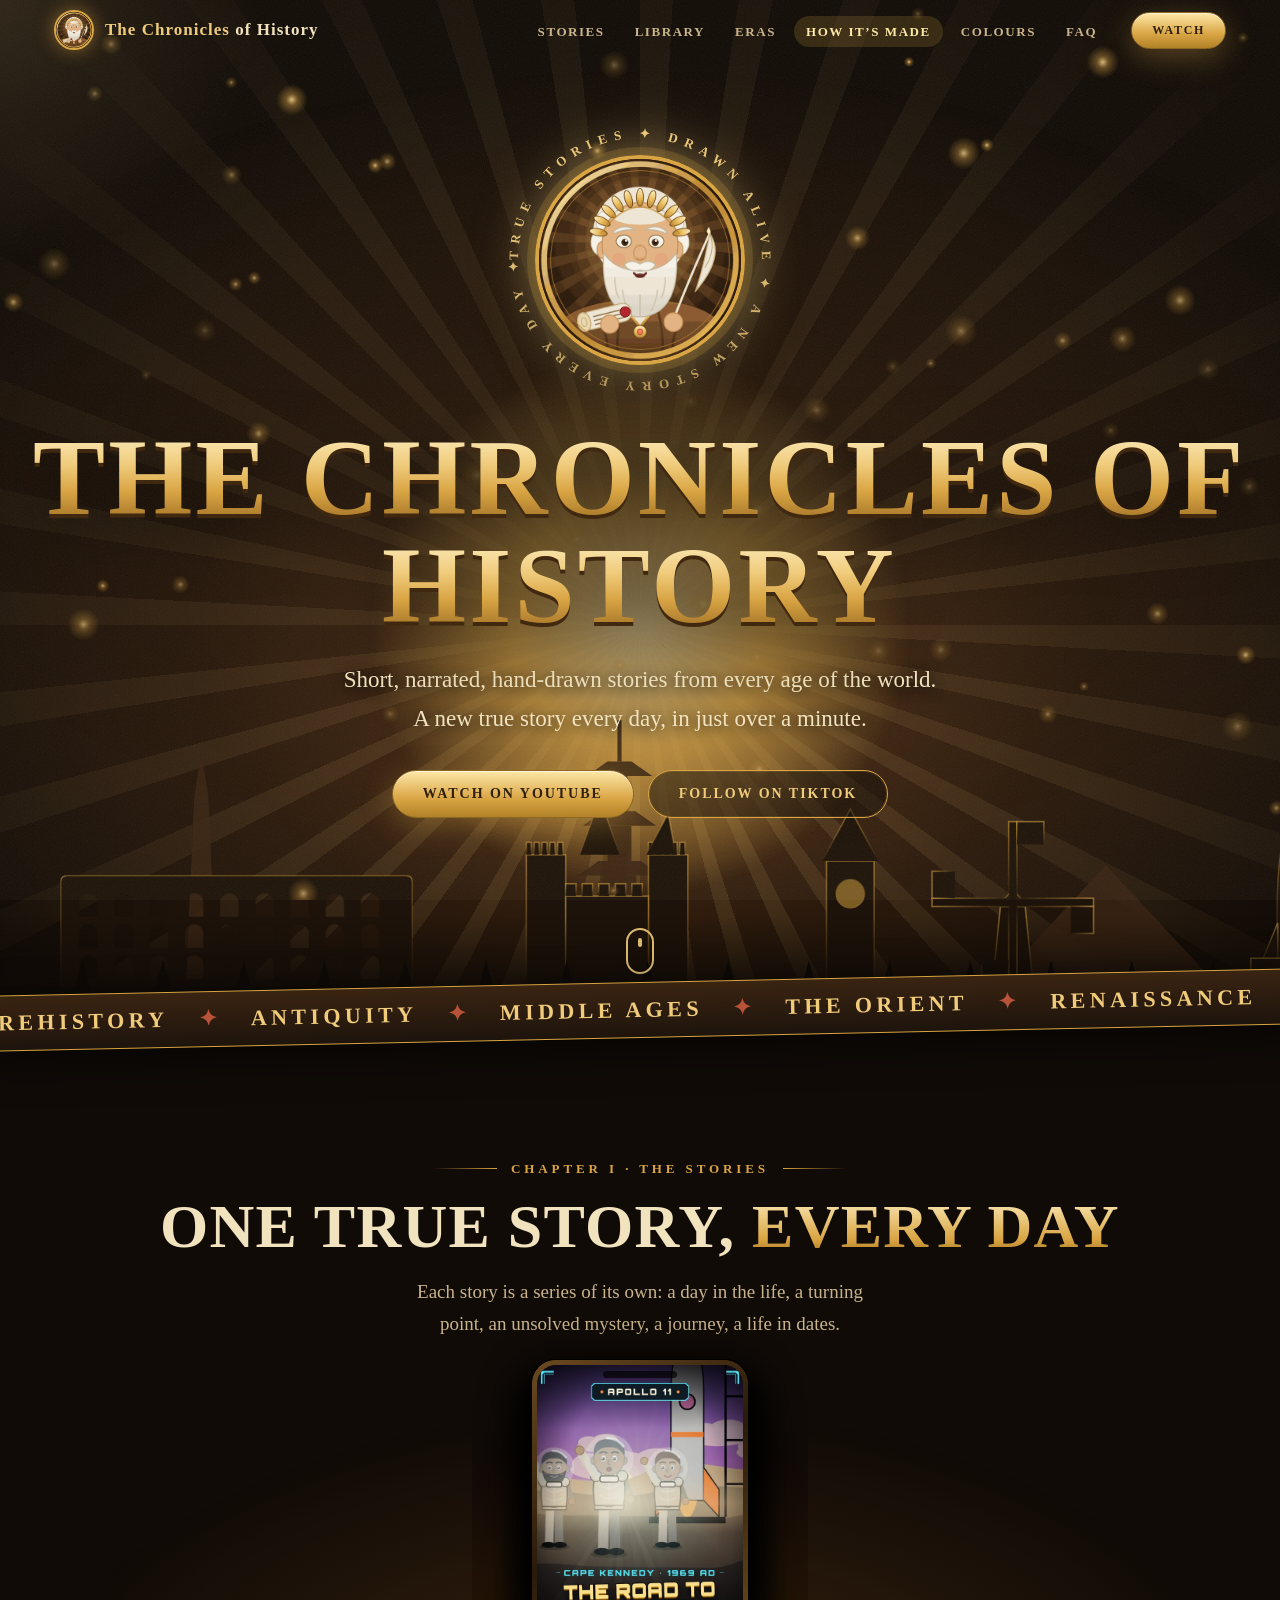
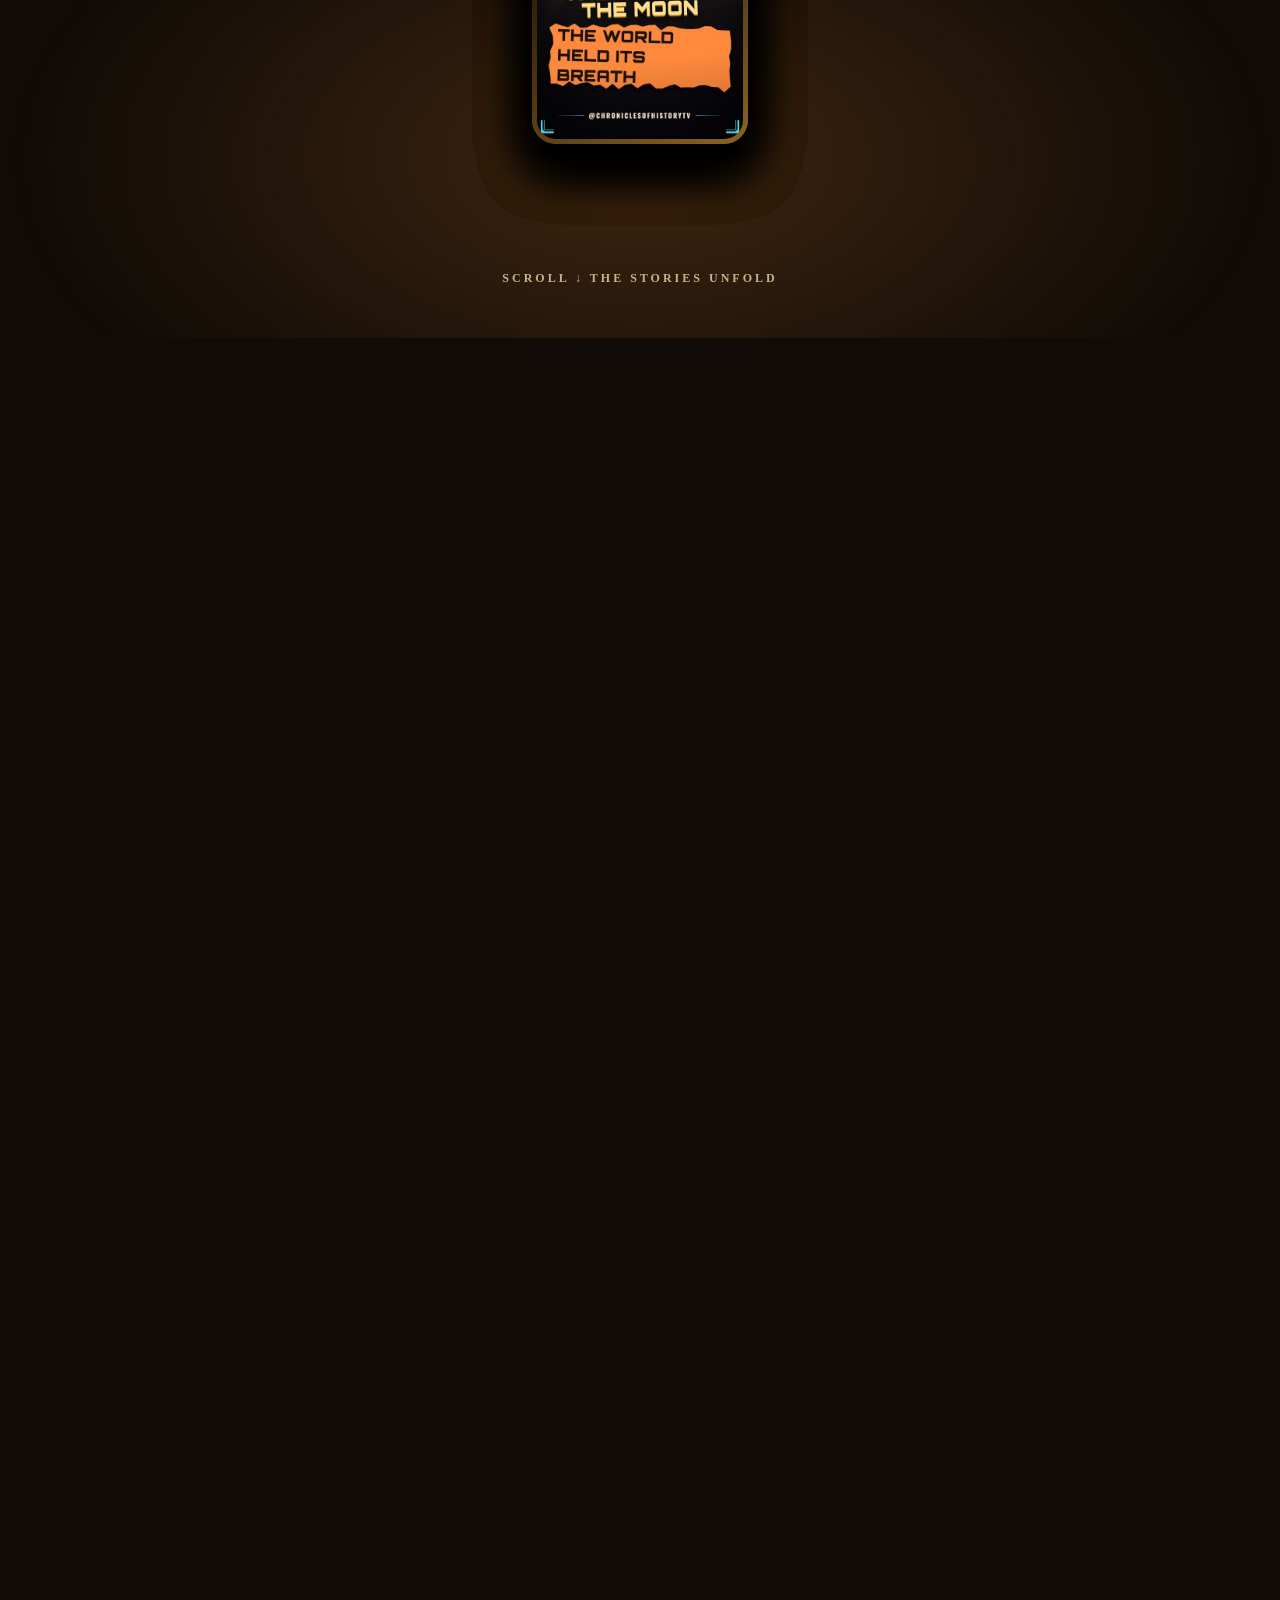
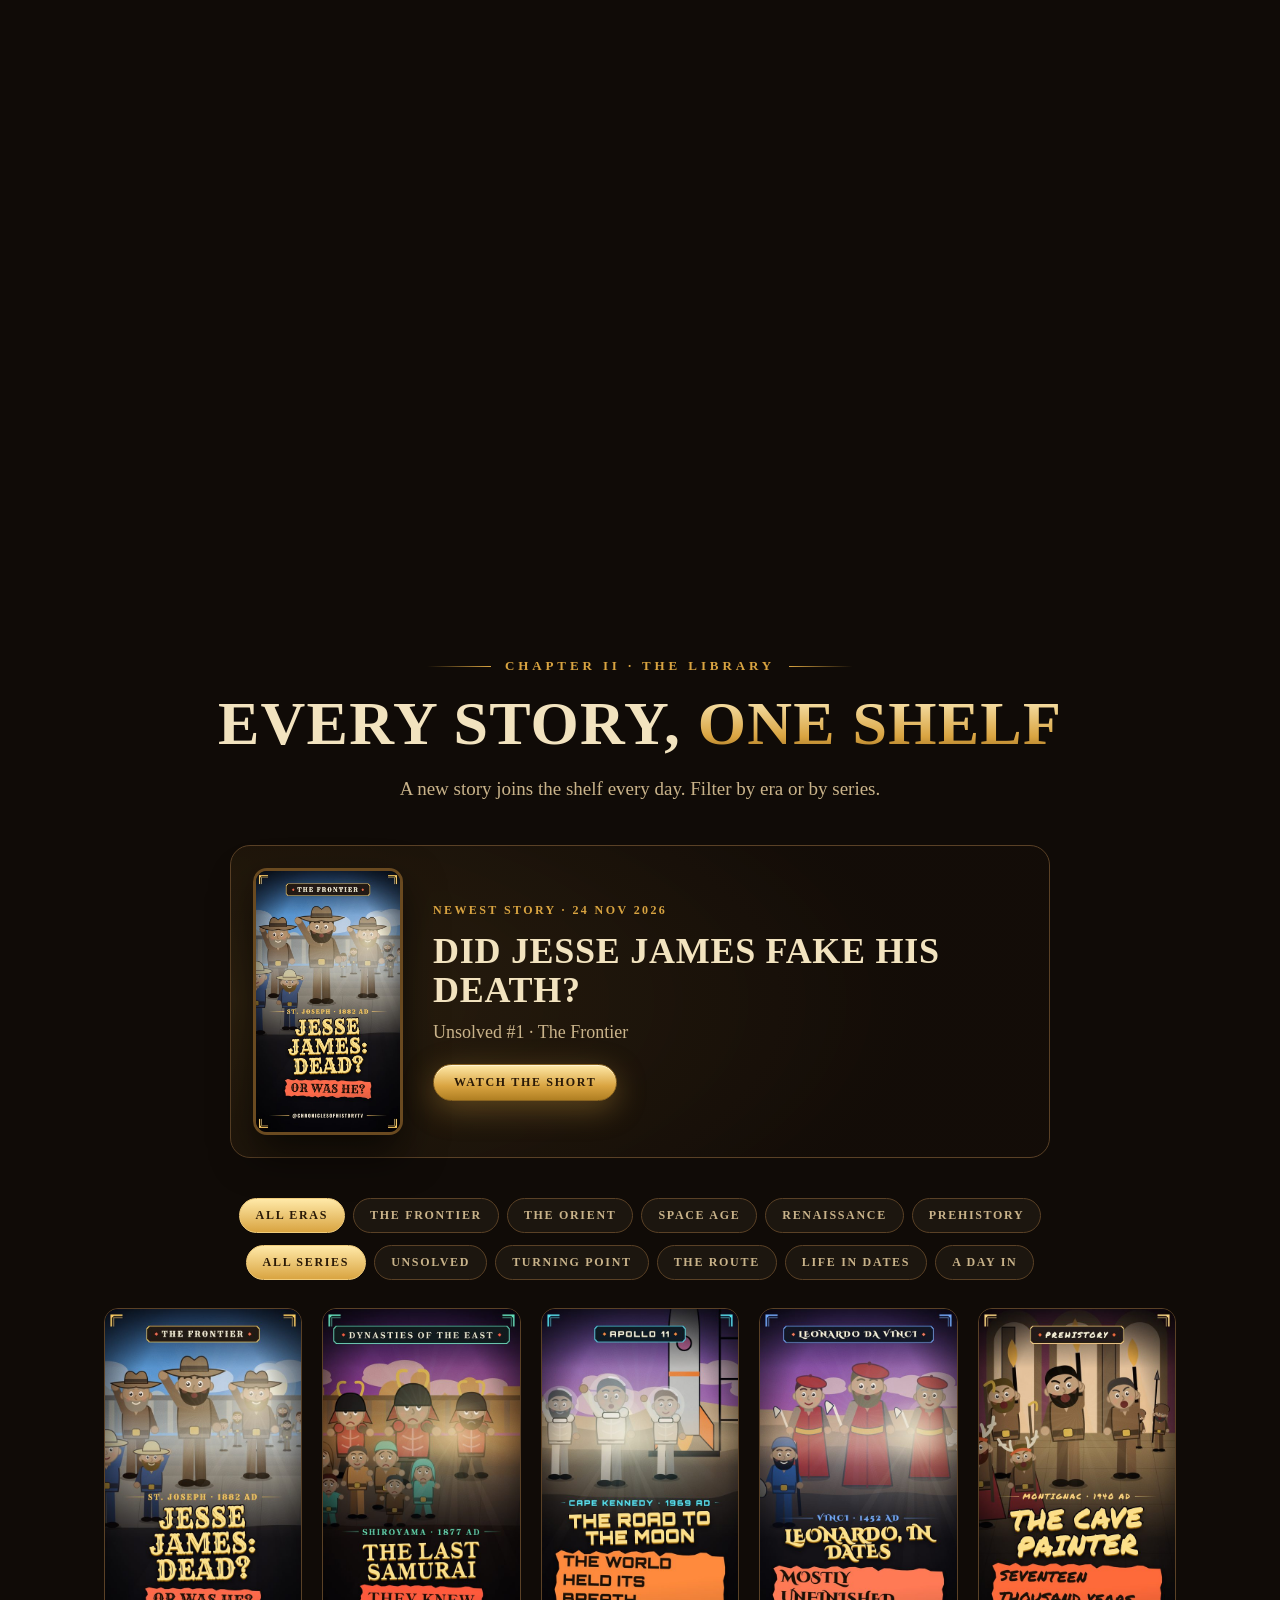
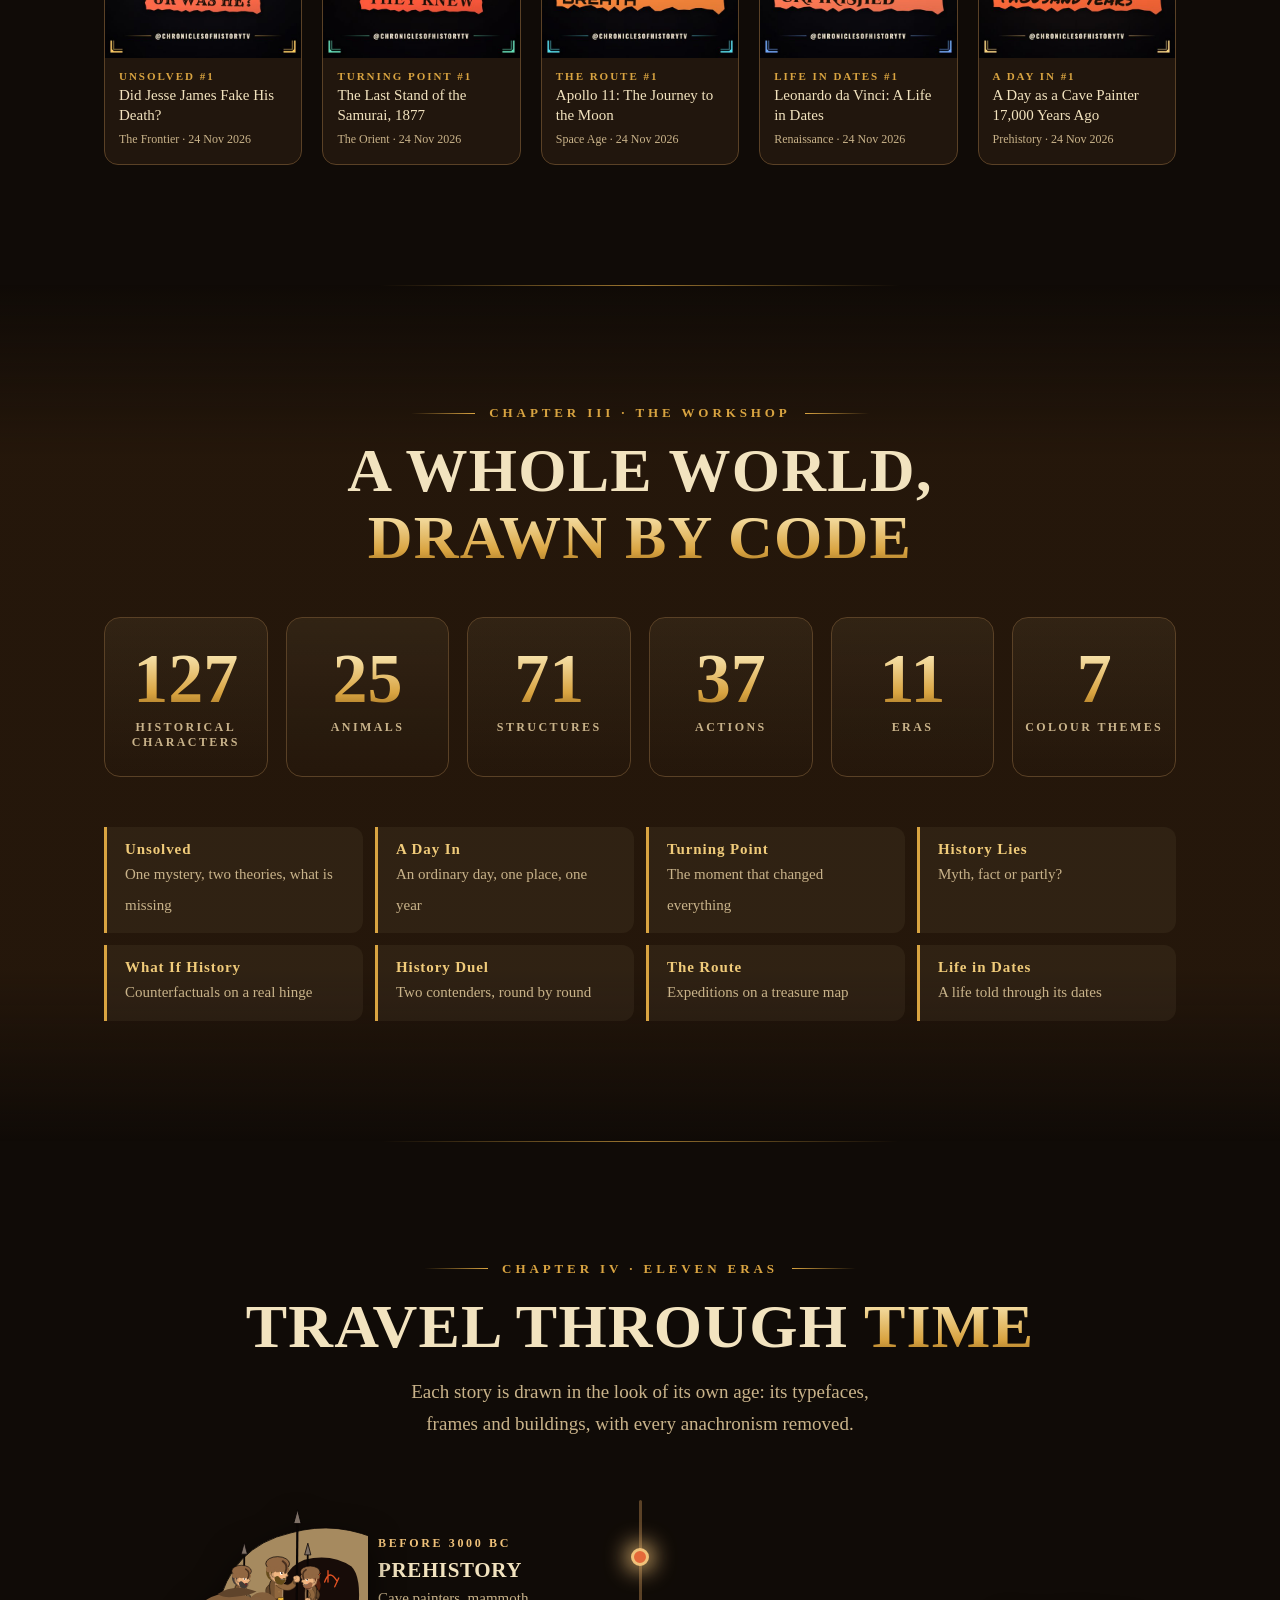
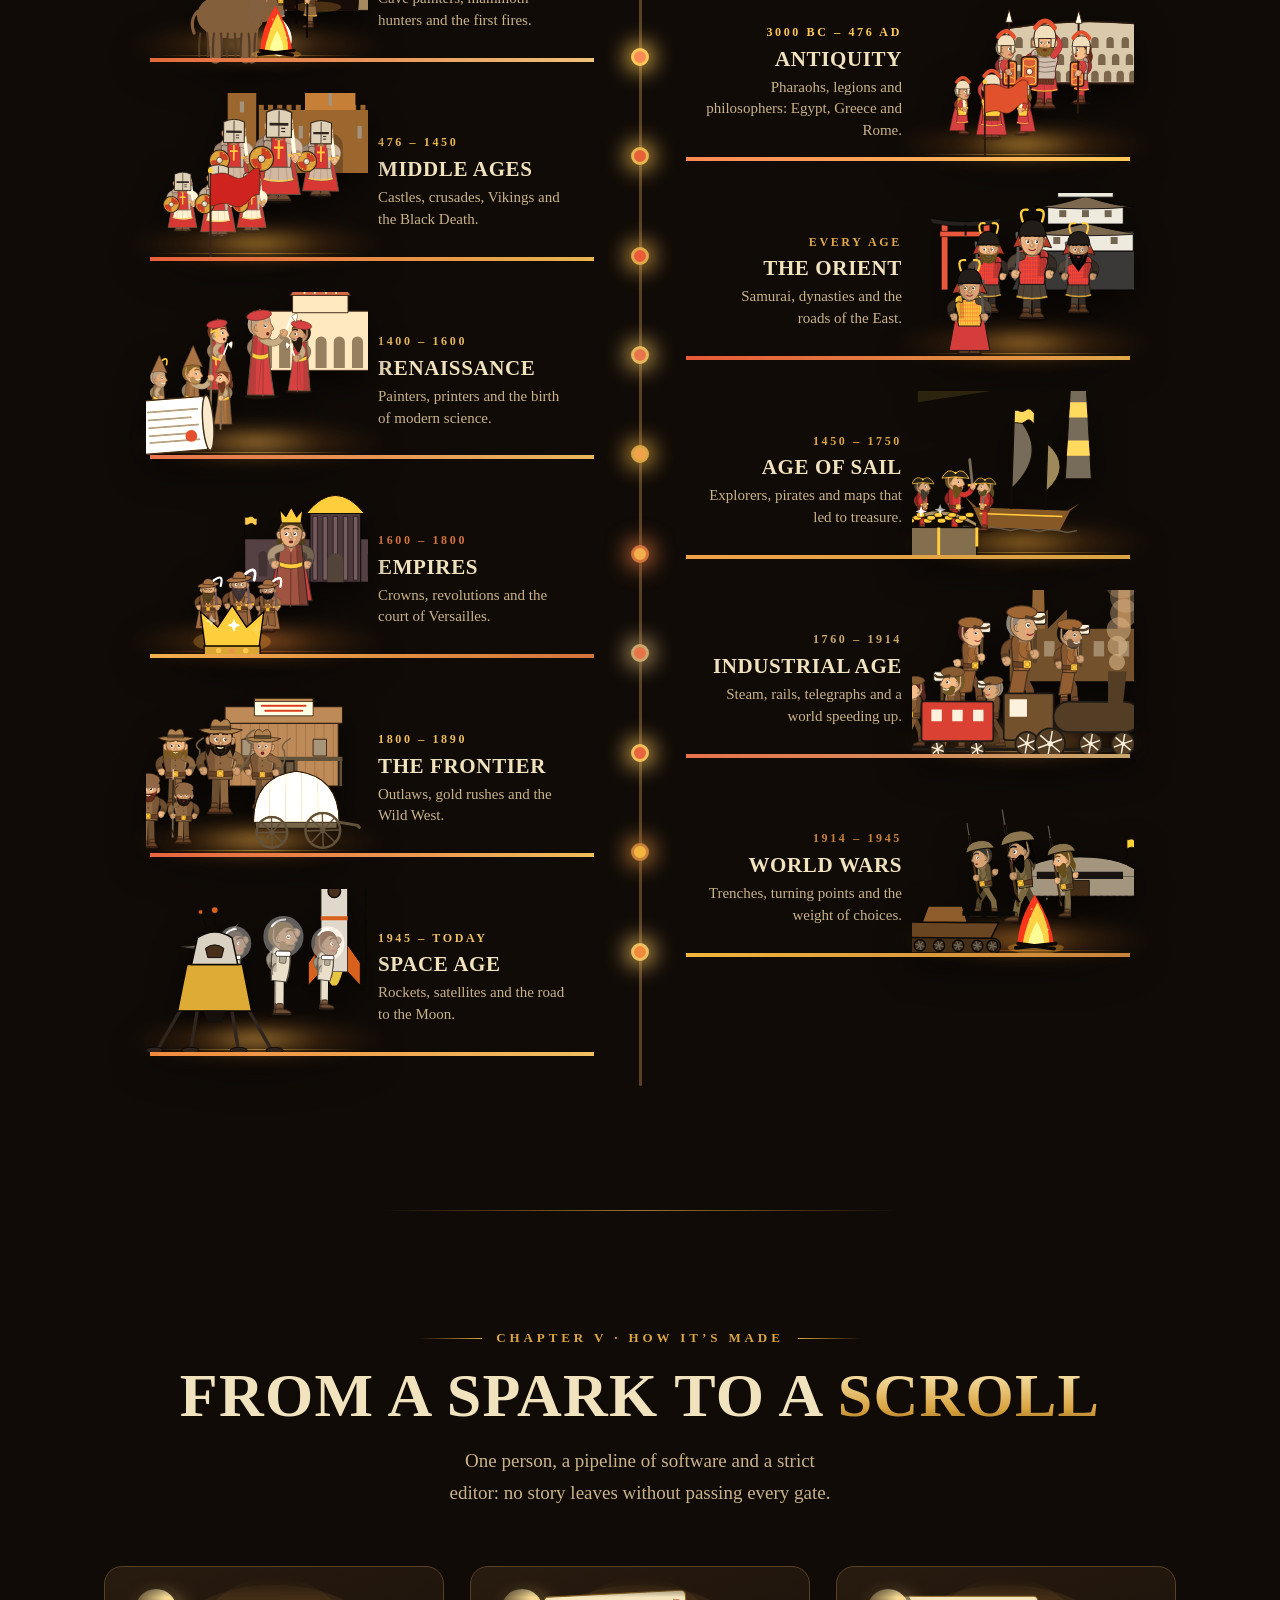
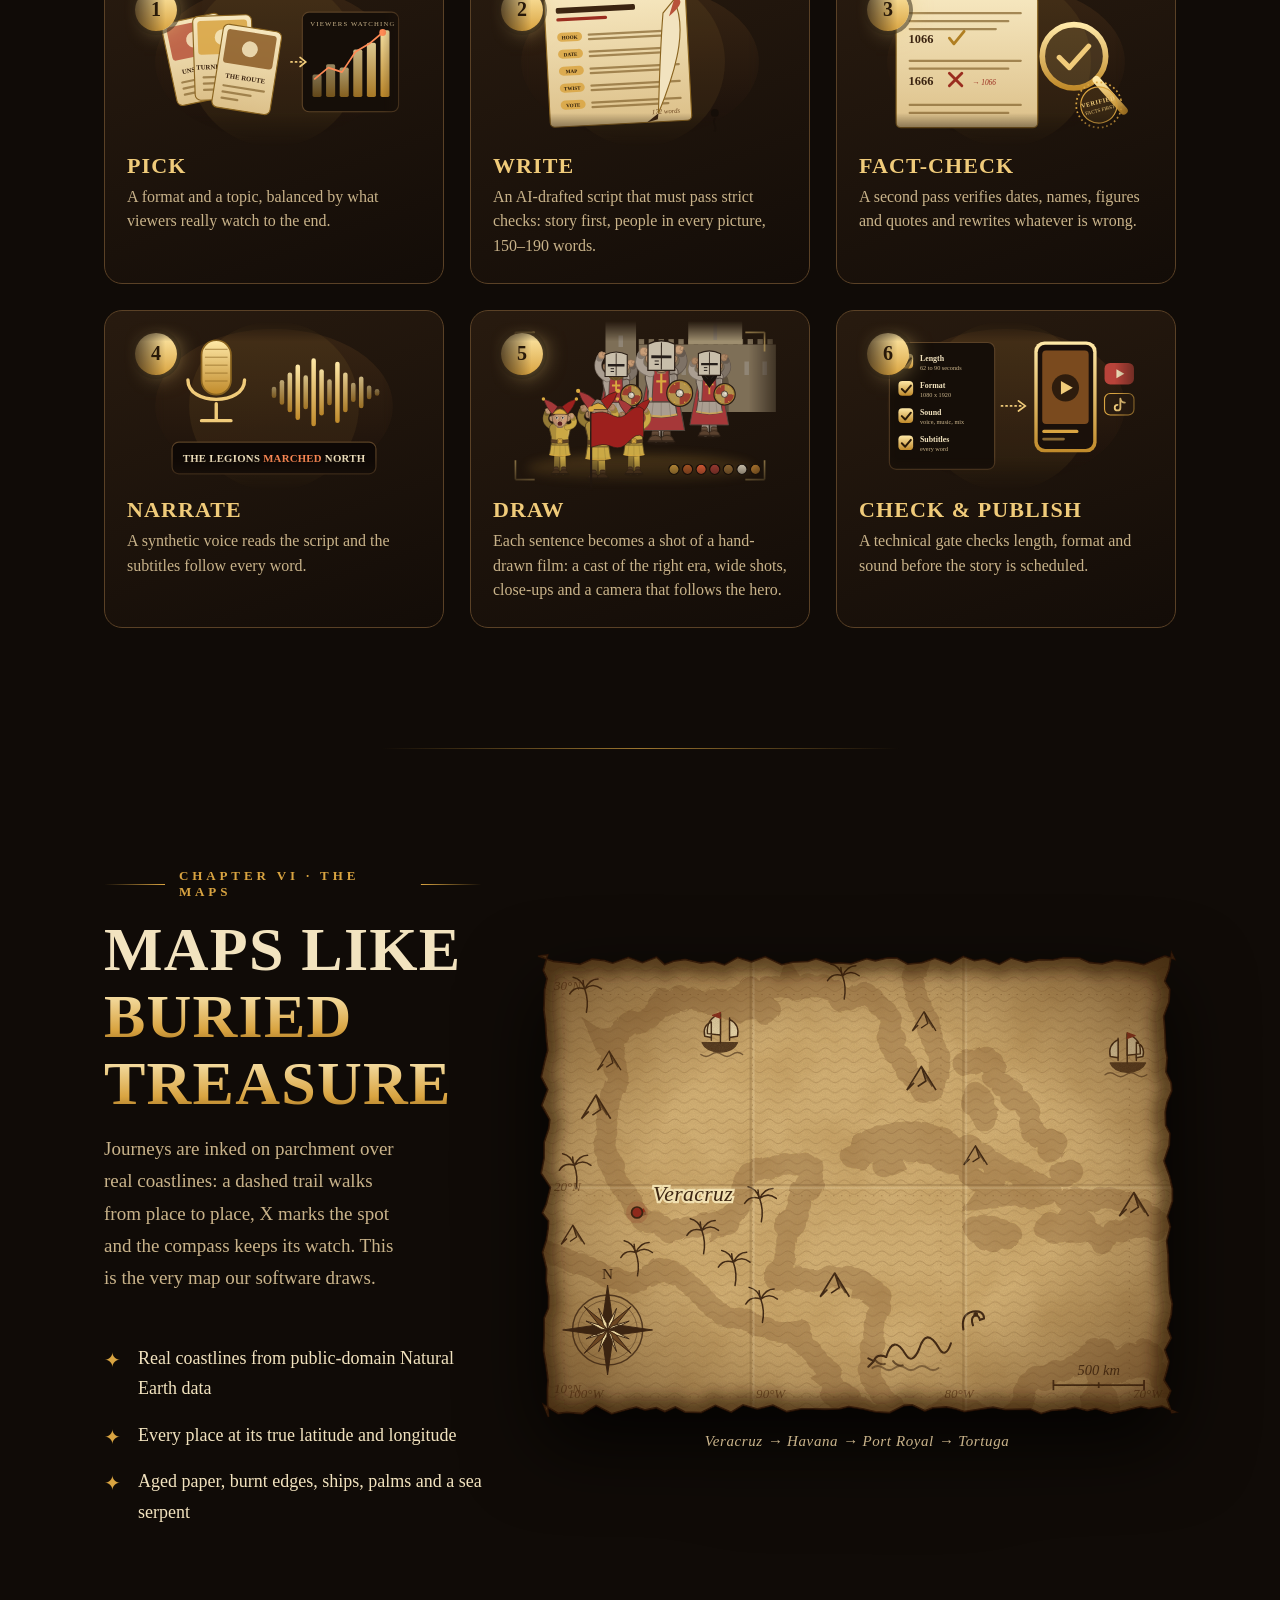
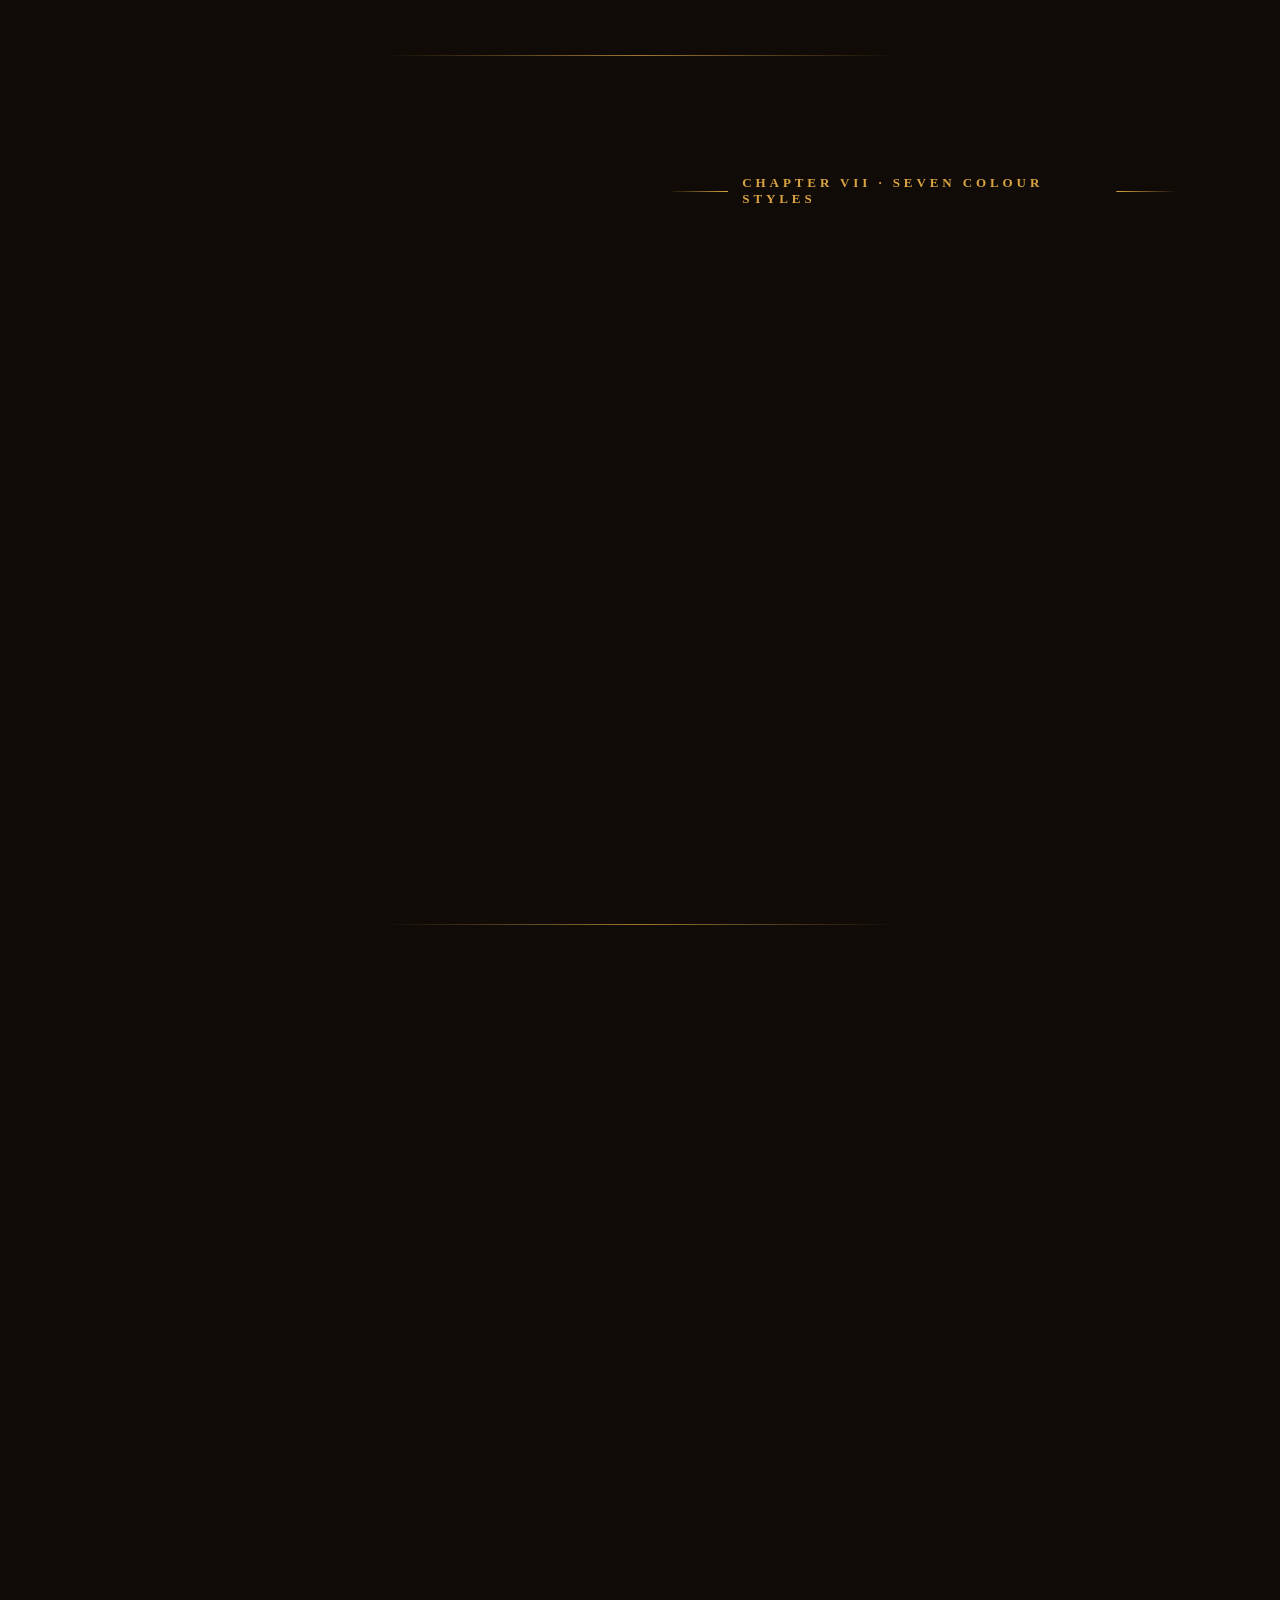
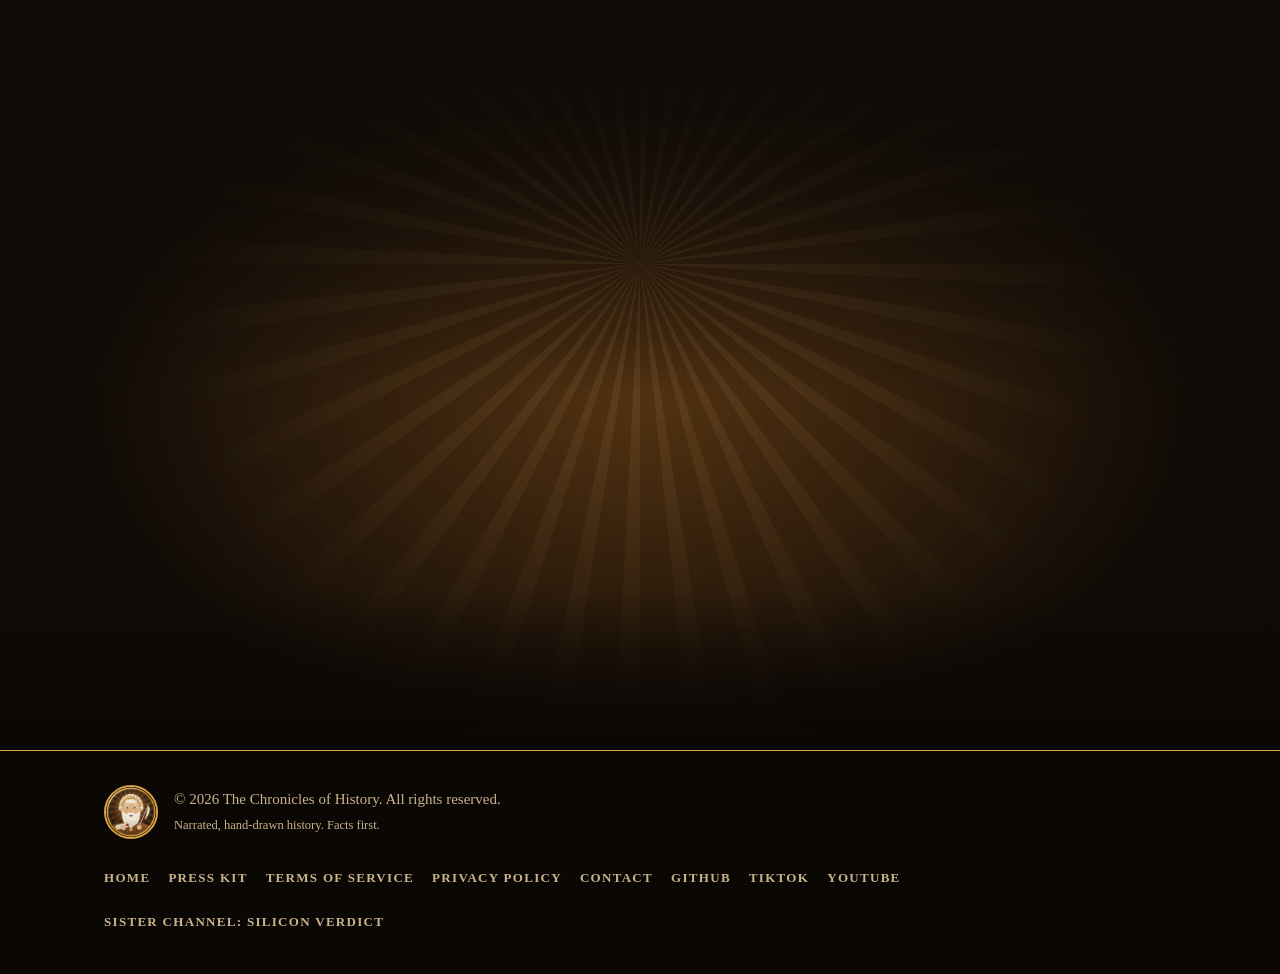
<file: docs/index.html>
<!DOCTYPE html>
<html lang="en">
<head>
<meta charset="UTF-8">
<meta name="viewport" content="width=device-width, initial-scale=1.0">
<title>The Chronicles of History | true stories, drawn alive</title>
<meta name="description" content="Narrated, hand-drawn history shorts of just over a minute on YouTube and TikTok. A new real story every day.">
<meta name="theme-color" content="#100B07">
<link rel="icon" href="favicon-32.png" sizes="32x32" type="image/png">
<link rel="apple-touch-icon" href="apple-touch-icon.png">
<link rel="canonical" href="https://adrlopech.github.io/Chronicles-of-History/">
<link rel="manifest" href="manifest.webmanifest">
<script type="application/ld+json">{"@context":"https://schema.org","@type":"Organization","name":"The Chronicles of History","url":"https://adrlopech.github.io/Chronicles-of-History/","logo":"https://adrlopech.github.io/Chronicles-of-History/logo.png","description":"Narrated, hand-drawn history shorts of just over a minute.","sameAs":["https://www.youtube.com/@chroniclesofhistorytv","https://www.tiktok.com/@chroniclesofhistorytv","https://github.com/adrlopech/Chronicles-of-History"]}</script>
<script type="application/ld+json">{"@context": "https://schema.org", "@type": "ItemList", "itemListElement": [{"@type": "ListItem", "position": 1, "item": {"@type": "VideoObject", "name": "Unsolved #1: Did Jesse James Fake His Death?", "thumbnailUrl": "https://adrlopech.github.io/Chronicles-of-History/assets/recent/aW5m1I0F7_Q.jpg", "uploadDate": "2026-11-24T22:09:24+00:00", "contentUrl": "https://www.youtube.com/shorts/aW5m1I0F7_Q", "description": "Unsolved: a narrated, hand-drawn history short."}}, {"@type": "ListItem", "position": 2, "item": {"@type": "VideoObject", "name": "Turning Point #1: The Last Stand of the Samurai, 1877", "thumbnailUrl": "https://adrlopech.github.io/Chronicles-of-History/assets/recent/K6qMRj8KSRw.jpg", "uploadDate": "2026-11-24T22:08:11+00:00", "contentUrl": "https://www.youtube.com/shorts/K6qMRj8KSRw", "description": "Turning Point: a narrated, hand-drawn history short."}}, {"@type": "ListItem", "position": 3, "item": {"@type": "VideoObject", "name": "The Route #1: Apollo 11: The Journey to the Moon", "thumbnailUrl": "https://adrlopech.github.io/Chronicles-of-History/assets/recent/XaM3Zr0GgXs.jpg", "uploadDate": "2026-11-24T22:06:30+00:00", "contentUrl": "https://www.youtube.com/shorts/XaM3Zr0GgXs", "description": "The Route: a narrated, hand-drawn history short."}}, {"@type": "ListItem", "position": 4, "item": {"@type": "VideoObject", "name": "Life in Dates #1: Leonardo da Vinci: A Life in Dates", "thumbnailUrl": "https://adrlopech.github.io/Chronicles-of-History/assets/recent/ttf-fuYLsD0.jpg", "uploadDate": "2026-11-24T22:04:56+00:00", "contentUrl": "https://www.youtube.com/shorts/ttf-fuYLsD0", "description": "Life in Dates: a narrated, hand-drawn history short."}}, {"@type": "ListItem", "position": 5, "item": {"@type": "VideoObject", "name": "A Day In #1: A Day as a Cave Painter 17,000 Years Ago", "thumbnailUrl": "https://adrlopech.github.io/Chronicles-of-History/assets/recent/Qz316-JoYRU.jpg", "uploadDate": "2026-11-24T22:02:06+00:00", "contentUrl": "https://www.youtube.com/shorts/Qz316-JoYRU", "description": "A Day In: a narrated, hand-drawn history short."}}]}</script>
<meta property="og:title" content="The Chronicles of History | true stories, drawn alive"><meta property="og:description" content="Narrated, hand-drawn history shorts of just over a minute on YouTube and TikTok. A new real story every day."><meta property="og:site_name" content="The Chronicles of History"><meta property="og:image" content="https://adrlopech.github.io/Chronicles-of-History/og-image.png"><meta property="og:image:width" content="1200"><meta property="og:image:height" content="630"><meta property="og:image:alt" content="The Chronicles of History: true stories, drawn alive"><meta property="og:type" content="website"><meta property="og:url" content="https://adrlopech.github.io/Chronicles-of-History/">
<meta name="twitter:card" content="summary_large_image"><meta name="twitter:image" content="https://adrlopech.github.io/Chronicles-of-History/og-image.png">
<link rel="stylesheet" href="site.css?v=025ea367">
<noscript><style>.rv{opacity:1;transform:none}.title .w{opacity:1;transform:none;animation:none}</style></noscript>
</head>
<body>
<a class="skip" href="#main">Skip to content</a><div id="progress"></div><div class="grain"></div><div class="glow" id="glow"></div><canvas id="embers" aria-hidden="true"></canvas>
<header class="top"><nav aria-label="Main"><a href="index.html" class="brand"><img src="logo.png" alt="" width="40" height="40"><span>The Chronicles <b>of History</b></span></a>
<ul id="menu"><li><a href="index.html#stories">Stories</a></li><li><a href="index.html#library">Library</a></li><li><a href="index.html#eras">Eras</a></li><li><a href="index.html#how">How it&rsquo;s made</a></li><li><a href="index.html#colour">Colours</a></li><li><a href="index.html#faq">FAQ</a></li></ul>
<a class="btn sm" href="https://www.youtube.com/@chroniclesofhistorytv" target="_blank" rel="noopener"><span>Watch</span></a><button class="burger" type="button" aria-label="Menu" aria-controls="menu" aria-expanded="false"><i></i><i></i></button></nav></header>
<section class="hero" id="top">
<div class="rays"></div><div class="sun" data-speed="0.12"></div>
<div class="skyline s1" data-speed="0.10" data-mx="10"><svg class="sky-svg" viewBox="0 0 2400 400" preserveAspectRatio="xMidYMax slice" aria-hidden="true"><defs><linearGradient id="gd" x1="0" y1="0" x2="0" y2="1"><stop offset="0" stop-color="#D9A441" stop-opacity=".55"/><stop offset="1" stop-color="#D9A441" stop-opacity="0"/></linearGradient></defs><g fill="#3a2514" opacity=".85" class="far"><polygon points="120,400 270.0,230 420,400"/><polygon points="330,400 440.0,280 550,400"/><polygon points="760,400 769,196 776,150 783,196 792,400"/><rect x="1151.0" y="366.0" width="58.0" height="34.0"/><polygon points="1127.0,366.0 1233.0,366.0 1213.0,352.0 1147.0,352.0"/><rect x="1158.02" y="318.0" width="43.959999999999994" height="34.0"/><polygon points="1134.02,318.0 1225.98,318.0 1205.98,304.0 1154.02,304.0"/><rect x="1163.7764" y="270.0" width="32.447199999999995" height="34.0"/><polygon points="1139.7764,270.0 1220.2236,270.0 1200.2236,256.0 1159.7764,256.0"/><rect x="1168.496648" y="222.0" width="23.006703999999992" height="34.0"/><polygon points="1144.496648,222.0 1215.503352,222.0 1195.503352,208.0 1164.496648,208.0"/><rect x="1172.36725136" y="174.0" width="15.265497279999991" height="34.0"/><polygon points="1148.36725136,174.0 1211.63274864,174.0 1191.63274864,160.0 1168.36725136,160.0"/><rect x="1178" y="120.0" width="4" height="40.0"/><polygon points="1520,400 1650.0,260 1780,400"/><polygon points="1940,400 1949,236 1956,190 1963,236 1972,400"/><rect x="2228.8" y="372.8" width="42.400000000000006" height="27.200000000000003"/><polygon points="2204.8,372.8 2295.2,372.8 2275.2,361.6 2224.8,361.6"/><rect x="2234.416" y="334.40000000000003" width="31.168" height="27.200000000000003"/><polygon points="2210.416,334.40000000000003 2289.584,334.40000000000003 2269.584,323.20000000000005 2230.416,323.20000000000005"/><rect x="2239.02112" y="296.00000000000006" width="21.95776" height="27.200000000000003"/><polygon points="2215.02112,296.00000000000006 2284.97888,296.00000000000006 2264.97888,284.80000000000007 2235.02112,284.80000000000007"/><rect x="2242.7973184" y="257.6000000000001" width="14.405363199999996" height="27.200000000000003"/><polygon points="2218.7973184,257.6000000000001 2281.2026816,257.6000000000001 2261.2026816,246.4000000000001 2238.7973184,246.4000000000001"/><rect x="2245.893801088" y="219.20000000000005" width="8.212397823999996" height="27.200000000000003"/><polygon points="2221.893801088,219.20000000000005 2278.106198912,219.20000000000005 2258.106198912,208.00000000000006 2241.893801088,208.00000000000006"/><rect x="2248" y="176.00000000000006" width="4" height="32.0"/></g><g fill="#1d130a" stroke="url(#gd)" stroke-width="1.5" class="mid"><polygon points="254,302 385.0,262 516,302"/><rect x="252" y="302" width="266" height="14"/><rect x="274.0" y="318" width="9" height="74"/><rect x="305.7142857142857" y="318" width="9" height="74"/><rect x="337.42857142857144" y="318" width="9" height="74"/><rect x="369.1428571428571" y="318" width="9" height="74"/><rect x="400.8571428571429" y="318" width="9" height="74"/><rect x="432.57142857142856" y="318" width="9" height="74"/><rect x="464.2857142857143" y="318" width="9" height="74"/><rect x="496.0" y="318" width="9" height="74"/><rect x="246" y="392" width="278" height="8"/><rect x="252" y="384" width="266" height="8"/><mask id="colo"><rect x="640" y="270" width="340" height="130" fill="white"/><path d="M658,310 v-14 a9,9 0 0 1 18,0 v14z" fill="black"/><path d="M692,310 v-14 a9,9 0 0 1 18,0 v14z" fill="black"/><path d="M726,310 v-14 a9,9 0 0 1 18,0 v14z" fill="black"/><path d="M760,310 v-14 a9,9 0 0 1 18,0 v14z" fill="black"/><path d="M794,310 v-14 a9,9 0 0 1 18,0 v14z" fill="black"/><path d="M828,310 v-14 a9,9 0 0 1 18,0 v14z" fill="black"/><path d="M862,310 v-14 a9,9 0 0 1 18,0 v14z" fill="black"/><path d="M896,310 v-14 a9,9 0 0 1 18,0 v14z" fill="black"/><path d="M930,310 v-14 a9,9 0 0 1 18,0 v14z" fill="black"/><path d="M658,340 v-14 a9,9 0 0 1 18,0 v14z" fill="black"/><path d="M692,340 v-14 a9,9 0 0 1 18,0 v14z" fill="black"/><path d="M726,340 v-14 a9,9 0 0 1 18,0 v14z" fill="black"/><path d="M760,340 v-14 a9,9 0 0 1 18,0 v14z" fill="black"/><path d="M794,340 v-14 a9,9 0 0 1 18,0 v14z" fill="black"/><path d="M828,340 v-14 a9,9 0 0 1 18,0 v14z" fill="black"/><path d="M862,340 v-14 a9,9 0 0 1 18,0 v14z" fill="black"/><path d="M896,340 v-14 a9,9 0 0 1 18,0 v14z" fill="black"/><path d="M930,340 v-14 a9,9 0 0 1 18,0 v14z" fill="black"/><path d="M658,370 v-14 a9,9 0 0 1 18,0 v14z" fill="black"/><path d="M692,370 v-14 a9,9 0 0 1 18,0 v14z" fill="black"/><path d="M726,370 v-14 a9,9 0 0 1 18,0 v14z" fill="black"/><path d="M760,370 v-14 a9,9 0 0 1 18,0 v14z" fill="black"/><path d="M794,370 v-14 a9,9 0 0 1 18,0 v14z" fill="black"/><path d="M828,370 v-14 a9,9 0 0 1 18,0 v14z" fill="black"/><path d="M862,370 v-14 a9,9 0 0 1 18,0 v14z" fill="black"/><path d="M896,370 v-14 a9,9 0 0 1 18,0 v14z" fill="black"/><path d="M930,370 v-14 a9,9 0 0 1 18,0 v14z" fill="black"/></mask><rect x="640" y="270" width="340" height="130" rx="6" mask="url(#colo)"/><rect x="1090" y="250" width="38" height="150"/><rect x="1090.0" y="238" width="4.75" height="12"/><rect x="1097.6" y="238" width="4.75" height="12"/><rect x="1105.2" y="238" width="4.75" height="12"/><rect x="1112.8" y="238" width="4.75" height="12"/><rect x="1120.4" y="238" width="4.75" height="12"/><rect x="1208" y="250" width="38" height="150"/><rect x="1208.0" y="238" width="4.75" height="12"/><rect x="1215.6" y="238" width="4.75" height="12"/><rect x="1223.2" y="238" width="4.75" height="12"/><rect x="1230.8" y="238" width="4.75" height="12"/><rect x="1238.4" y="238" width="4.75" height="12"/><rect x="1128" y="290" width="80" height="110"/><rect x="1128.0" y="278" width="10.0" height="12"/><rect x="1144.0" y="278" width="10.0" height="12"/><rect x="1160.0" y="278" width="10.0" height="12"/><rect x="1176.0" y="278" width="10.0" height="12"/><rect x="1192.0" y="278" width="10.0" height="12"/><polygon points="1142,250 1161,195 1180,250"/><polygon points="1206,250 1227,210 1234,250"/><rect x="1380" y="256" width="46" height="144"/><polygon points="1376,256 1403,206 1430,256"/><circle cx="1403" cy="288" r="14" fill="#D9A441" opacity=".5"/><rect x="1374" y="380" width="58" height="20"/><polygon points="1538,400 1548,300 1572,300 1582,400"/><polygon points="1545,300 1560,284 1575,300"/><g class="blades" style="transform-origin:1560px 296px;transform-box:view-box"><g transform="translate(1560,296)"><rect x="-4" y="-78" width="8" height="78" transform="rotate(0)"/><rect x="4" y="-78" width="26" height="22" transform="rotate(0)"/><rect x="-4" y="-78" width="8" height="78" transform="rotate(90)"/><rect x="4" y="-78" width="26" height="22" transform="rotate(90)"/><rect x="-4" y="-78" width="8" height="78" transform="rotate(180)"/><rect x="4" y="-78" width="26" height="22" transform="rotate(180)"/><rect x="-4" y="-78" width="8" height="78" transform="rotate(270)"/><rect x="4" y="-78" width="26" height="22" transform="rotate(270)"/></g></g><path d="M1830,206 C1846,238 1846,300 1844,350 L1816,350 C1814,300 1814,238 1830,206z"/><polygon points="1816,316 1796,364 1816,350"/><polygon points="1844,316 1864,364 1844,350"/><rect x="1790" y="350" width="80" height="50"/><rect x="1826" y="350" width="8" height="50" fill="#D9A441" opacity=".25"/><polygon points="1960,400 2060.0,290 2160,400"/><polygon points="2074,302 2170.0,262 2266,302"/><rect x="2072" y="302" width="196" height="14"/><rect x="2094.0" y="318" width="9" height="74"/><rect x="2115.714285714286" y="318" width="9" height="74"/><rect x="2137.4285714285716" y="318" width="9" height="74"/><rect x="2159.1428571428573" y="318" width="9" height="74"/><rect x="2180.8571428571427" y="318" width="9" height="74"/><rect x="2202.5714285714284" y="318" width="9" height="74"/><rect x="2224.285714285714" y="318" width="9" height="74"/><rect x="2246.0" y="318" width="9" height="74"/><rect x="2066" y="392" width="208" height="8"/><rect x="2072" y="384" width="196" height="8"/></g><g fill="#0c0805" class="near"><rect x="0" y="378" width="2400" height="22"/><polygon points="30,378 37,352 44,378"/><polygon points="108,378 115,352 122,378"/><polygon points="186,378 193,352 200,378"/><polygon points="264,378 271,352 278,378"/><polygon points="342,378 349,352 356,378"/><polygon points="420,378 427,352 434,378"/><polygon points="498,378 505,352 512,378"/><polygon points="576,378 583,352 590,378"/><polygon points="654,378 661,352 668,378"/><polygon points="732,378 739,352 746,378"/><polygon points="810,378 817,352 824,378"/><polygon points="888,378 895,352 902,378"/><polygon points="966,378 973,352 980,378"/><polygon points="1044,378 1051,352 1058,378"/><polygon points="1122,378 1129,352 1136,378"/><polygon points="1200,378 1207,352 1214,378"/><polygon points="1278,378 1285,352 1292,378"/><polygon points="1356,378 1363,352 1370,378"/><polygon points="1434,378 1441,352 1448,378"/><polygon points="1512,378 1519,352 1526,378"/><polygon points="1590,378 1597,352 1604,378"/><polygon points="1668,378 1675,352 1682,378"/><polygon points="1746,378 1753,352 1760,378"/><polygon points="1824,378 1831,352 1838,378"/><polygon points="1902,378 1909,352 1916,378"/><polygon points="1980,378 1987,352 1994,378"/><polygon points="2058,378 2065,352 2072,378"/><polygon points="2136,378 2143,352 2150,378"/><polygon points="2214,378 2221,352 2228,378"/><polygon points="2292,378 2299,352 2306,378"/><polygon points="2370,378 2377,352 2384,378"/></g></svg></div>
<div class="hero-in">
<div class="seal rv zoom" data-mx="-14"><svg class="ring" viewBox="0 0 300 300" aria-hidden="true"><defs><path id="circ" d="M150,150 m-122,0 a122,122 0 1,1 244,0 a122,122 0 1,1 -244,0"/></defs><text><textPath href="#circ" startOffset="0" textLength="765" lengthAdjust="spacing">TRUE STORIES &#10022; DRAWN ALIVE &#10022; A NEW STORY EVERY DAY &#10022;</textPath></text></svg><img src="logo.png" alt="The Chronicler, mascot of The Chronicles of History" width="220" height="220"></div>
<h1 class="title"><span class="w">The</span> <span class="w">Chronicles</span> <span class="w">of</span> <span class="w">History</span></h1>
<p class="tag rv" style="--d:.7s">Short, narrated, hand-drawn stories from every age of the world.<br>A new true story every day, in just over a minute.</p>
<div class="cta rv" style="--d:.9s"><a class="btn" href="https://www.youtube.com/@chroniclesofhistorytv" target="_blank" rel="noopener"><span>Watch on YouTube</span></a><a class="btn ghost" href="https://www.tiktok.com/@chroniclesofhistorytv" target="_blank" rel="noopener"><span>Follow on TikTok</span></a></div>
</div>
<a class="cue" href="#stories" aria-label="Scroll to the stories"><i></i></a>
</section>
<div class="ribbon" aria-hidden="true"><div class="track"><span>Prehistory</span><b>&#10022;</b><span>Antiquity</span><b>&#10022;</b><span>Middle Ages</span><b>&#10022;</b><span>The Orient</span><b>&#10022;</b><span>Renaissance</span><b>&#10022;</b><span>Age of Sail</span><b>&#10022;</b><span>Empires</span><b>&#10022;</b><span>Industrial Age</span><b>&#10022;</b><span>The Frontier</span><b>&#10022;</b><span>World Wars</span><b>&#10022;</b><span>Space Age</span><b>&#10022;</b><span>Prehistory</span><b>&#10022;</b><span>Antiquity</span><b>&#10022;</b><span>Middle Ages</span><b>&#10022;</b><span>The Orient</span><b>&#10022;</b><span>Renaissance</span><b>&#10022;</b><span>Age of Sail</span><b>&#10022;</b><span>Empires</span><b>&#10022;</b><span>Industrial Age</span><b>&#10022;</b><span>The Frontier</span><b>&#10022;</b><span>World Wars</span><b>&#10022;</b><span>Space Age</span><b>&#10022;</b></div></div><main id="main"><section class="pin" id="stories"><div class="stick"><div class="container"><p class="kicker rv"><i></i>Chapter I &middot; The stories<i></i></p>
<h2 class="rv">One true story, <em>every day</em></h2><p class="sub rv">Each story is a series of its own: a day in the life, a turning point, an unsolved mystery, a journey, a life in dates.</p></div>
<div class="fan"><a class="phone" style="--i:-2" href="https://www.youtube.com/shorts/aW5m1I0F7_Q" target="_blank" rel="noopener"><div class="bezel"><img src="assets/recent/aW5m1I0F7_Q.jpg" alt="Cover: Did Jesse James Fake His Death?" width="540" height="960"><span class="shine"></span></div><div class="cap"><b>Unsolved</b><span>Did Jesse James Fake His Death?</span></div></a><a class="phone" style="--i:-1" href="https://www.youtube.com/shorts/K6qMRj8KSRw" target="_blank" rel="noopener"><div class="bezel"><img src="assets/recent/K6qMRj8KSRw.jpg" alt="Cover: The Last Stand of the Samurai, 1877" width="540" height="960"><span class="shine"></span></div><div class="cap"><b>Turning Point</b><span>The Last Stand of the Samurai, 1877</span></div></a><a class="phone" style="--i:0" href="https://www.youtube.com/shorts/XaM3Zr0GgXs" target="_blank" rel="noopener"><div class="bezel"><img src="assets/recent/XaM3Zr0GgXs.jpg" alt="Cover: Apollo 11: The Journey to the Moon" width="540" height="960"><span class="shine"></span></div><div class="cap"><b>The Route</b><span>Apollo 11: The Journey to the Moon</span></div></a><a class="phone" style="--i:1" href="https://www.youtube.com/shorts/ttf-fuYLsD0" target="_blank" rel="noopener"><div class="bezel"><img src="assets/recent/ttf-fuYLsD0.jpg" alt="Cover: Leonardo da Vinci: A Life in Dates" width="540" height="960"><span class="shine"></span></div><div class="cap"><b>Life in Dates</b><span>Leonardo da Vinci: A Life in Dates</span></div></a><a class="phone" style="--i:2" href="https://www.youtube.com/shorts/Qz316-JoYRU" target="_blank" rel="noopener"><div class="bezel"><img src="assets/recent/Qz316-JoYRU.jpg" alt="Cover: A Day as a Cave Painter 17,000 Years Ago" width="540" height="960"><span class="shine"></span></div><div class="cap"><b>A Day In</b><span>A Day as a Cave Painter 17,000 Years Ago</span></div></a></div><p class="fanhint">Scroll &#8595; the stories unfold</p></div></section><section class="block" id="library"><div class="container"><p class="kicker rv"><i></i>Chapter II &middot; The library<i></i></p><h2 class="rv">Every story, <em>one shelf</em></h2>
<p class="sub rv">A new story joins the shelf every day. Filter by era or by series.</p><a class="feat rv" href="https://www.youtube.com/shorts/aW5m1I0F7_Q" target="_blank" rel="noopener"><div class="fimg"><img src="assets/recent/aW5m1I0F7_Q.jpg" alt="Cover: Did Jesse James Fake His Death?" width="540" height="960" loading="lazy"></div><div class="ftxt"><small>Newest story &middot; <time datetime="2026-11-24T22:09:24+00:00">24 Nov 2026</time></small><h3>Did Jesse James Fake His Death?</h3><p>Unsolved #1 &middot; The Frontier</p><span class="btn sm"><span>Watch the short</span></span></div></a>
<div class="chips rv"><button type="button" class="chip on" data-f="era" data-v="all">All eras</button><button type="button" class="chip" data-f="era" data-v="frontier">The Frontier</button><button type="button" class="chip" data-f="era" data-v="orient">The Orient</button><button type="button" class="chip" data-f="era" data-v="spaceage">Space Age</button><button type="button" class="chip" data-f="era" data-v="renaissance">Renaissance</button><button type="button" class="chip" data-f="era" data-v="prehistory">Prehistory</button></div><div class="chips rv"><button type="button" class="chip on" data-f="series" data-v="all">All series</button><button type="button" class="chip" data-f="series" data-v="Unsolved">Unsolved</button><button type="button" class="chip" data-f="series" data-v="Turning Point">Turning Point</button><button type="button" class="chip" data-f="series" data-v="The Route">The Route</button><button type="button" class="chip" data-f="series" data-v="Life in Dates">Life in Dates</button><button type="button" class="chip" data-f="series" data-v="A Day In">A Day In</button></div><div class="lib" id="lib"><a class="lcard" data-era="frontier" data-series="Unsolved" href="https://www.youtube.com/shorts/aW5m1I0F7_Q" target="_blank" rel="noopener"><div class="lc-img"><img src="assets/recent/aW5m1I0F7_Q.jpg" alt="Cover: Did Jesse James Fake His Death?" width="540" height="960" loading="lazy"></div><div class="lc-txt"><b>Unsolved #1</b><span>Did Jesse James Fake His Death?</span><small>The Frontier &middot; <time datetime="2026-11-24T22:09:24+00:00">24 Nov 2026</time></small></div></a><a class="lcard" data-era="orient" data-series="Turning Point" href="https://www.youtube.com/shorts/K6qMRj8KSRw" target="_blank" rel="noopener"><div class="lc-img"><img src="assets/recent/K6qMRj8KSRw.jpg" alt="Cover: The Last Stand of the Samurai, 1877" width="540" height="960" loading="lazy"></div><div class="lc-txt"><b>Turning Point #1</b><span>The Last Stand of the Samurai, 1877</span><small>The Orient &middot; <time datetime="2026-11-24T22:08:11+00:00">24 Nov 2026</time></small></div></a><a class="lcard" data-era="spaceage" data-series="The Route" href="https://www.youtube.com/shorts/XaM3Zr0GgXs" target="_blank" rel="noopener"><div class="lc-img"><img src="assets/recent/XaM3Zr0GgXs.jpg" alt="Cover: Apollo 11: The Journey to the Moon" width="540" height="960" loading="lazy"></div><div class="lc-txt"><b>The Route #1</b><span>Apollo 11: The Journey to the Moon</span><small>Space Age &middot; <time datetime="2026-11-24T22:06:30+00:00">24 Nov 2026</time></small></div></a><a class="lcard" data-era="renaissance" data-series="Life in Dates" href="https://www.youtube.com/shorts/ttf-fuYLsD0" target="_blank" rel="noopener"><div class="lc-img"><img src="assets/recent/ttf-fuYLsD0.jpg" alt="Cover: Leonardo da Vinci: A Life in Dates" width="540" height="960" loading="lazy"></div><div class="lc-txt"><b>Life in Dates #1</b><span>Leonardo da Vinci: A Life in Dates</span><small>Renaissance &middot; <time datetime="2026-11-24T22:04:56+00:00">24 Nov 2026</time></small></div></a><a class="lcard" data-era="prehistory" data-series="A Day In" href="https://www.youtube.com/shorts/Qz316-JoYRU" target="_blank" rel="noopener"><div class="lc-img"><img src="assets/recent/Qz316-JoYRU.jpg" alt="Cover: A Day as a Cave Painter 17,000 Years Ago" width="540" height="960" loading="lazy"></div><div class="lc-txt"><b>A Day In #1</b><span>A Day as a Cave Painter 17,000 Years Ago</span><small>Prehistory &middot; <time datetime="2026-11-24T22:02:06+00:00">24 Nov 2026</time></small></div></a></div><p class="empty" id="libempty" hidden>No story matches that mix yet.</p></div></section><section class="block numbers" id="numbers"><div class="container"><p class="kicker rv"><i></i>Chapter III &middot; The workshop<i></i></p><h2 class="rv">A whole world, <em>drawn by code</em></h2>
<div class="nums"><div class="num rv" style="--d:0.0s"><strong data-to="127">0</strong><span>historical characters</span></div><div class="num rv" style="--d:0.08s"><strong data-to="25">0</strong><span>animals</span></div><div class="num rv" style="--d:0.16s"><strong data-to="71">0</strong><span>structures</span></div><div class="num rv" style="--d:0.24s"><strong data-to="37">0</strong><span>actions</span></div><div class="num rv" style="--d:0.32s"><strong data-to="11">0</strong><span>eras</span></div><div class="num rv" style="--d:0.4s"><strong data-to="7">0</strong><span>colour themes</span></div></div>
<div class="fmts rv"><div><b>Unsolved</b><span>One mystery, two theories, what is missing</span></div><div><b>A Day In</b><span>An ordinary day, one place, one year</span></div><div><b>Turning Point</b><span>The moment that changed everything</span></div><div><b>History Lies</b><span>Myth, fact or partly?</span></div><div><b>What If History</b><span>Counterfactuals on a real hinge</span></div><div><b>History Duel</b><span>Two contenders, round by round</span></div><div><b>The Route</b><span>Expeditions on a treasure map</span></div><div><b>Life in Dates</b><span>A life told through its dates</span></div></div></div></section><section class="block" id="eras"><div class="container"><p class="kicker rv"><i></i>Chapter IV &middot; Eleven eras<i></i></p><h2 class="rv">Travel through <em>time</em></h2>
<p class="sub rv">Each story is drawn in the look of its own age: its typefaces, frames and buildings, with every anachronism removed.</p>
<div class="tl" id="tl"><div class="line"><i id="tlfill"></i></div><article class="era rv l" style="--a:#E4693A;--b:#F0C27A"><span class="dot"></span><div class="card"><div class="pic"><img src="assets/eras/prehistory.svg" alt="Drawing of Prehistory: Cave painters, mammoth hunters and the first fires." loading="lazy" width="1280" height="1000"></div><div class="txt"><small>before 3000 BC</small><h3>Prehistory</h3><p>Cave painters, mammoth hunters and the first fires.</p></div><i class="bar"></i></div></article><article class="era rv r" style="--a:#FF8A55;--b:#FFC857"><span class="dot"></span><div class="card"><div class="pic"><img src="assets/eras/antiquity.svg" alt="Drawing of Antiquity: Pharaohs, legions and philosophers: Egypt, Greece and Rome." loading="lazy" width="1280" height="1000"></div><div class="txt"><small>3000 BC – 476 AD</small><h3>Antiquity</h3><p>Pharaohs, legions and philosophers: Egypt, Greece and Rome.</p></div><i class="bar"></i></div></article><article class="era rv l" style="--a:#E8603A;--b:#E8B650"><span class="dot"></span><div class="card"><div class="pic"><img src="assets/eras/manuscript.svg" alt="Drawing of Middle Ages: Castles, crusades, Vikings and the Black Death." loading="lazy" width="1280" height="1000"></div><div class="txt"><small>476 – 1450</small><h3>Middle Ages</h3><p>Castles, crusades, Vikings and the Black Death.</p></div><i class="bar"></i></div></article><article class="era rv r" style="--a:#E85A38;--b:#E0A84A"><span class="dot"></span><div class="card"><div class="pic"><img src="assets/eras/orient.svg" alt="Drawing of The Orient: Samurai, dynasties and the roads of the East." loading="lazy" width="1280" height="1000"></div><div class="txt"><small>every age</small><h3>The Orient</h3><p>Samurai, dynasties and the roads of the East.</p></div><i class="bar"></i></div></article><article class="era rv l" style="--a:#E8744C;--b:#E6B85C"><span class="dot"></span><div class="card"><div class="pic"><img src="assets/eras/renaissance.svg" alt="Drawing of Renaissance: Painters, printers and the birth of modern science." loading="lazy" width="1280" height="1000"></div><div class="txt"><small>1400 – 1600</small><h3>Renaissance</h3><p>Painters, printers and the birth of modern science.</p></div><i class="bar"></i></div></article><article class="era rv r" style="--a:#F0A24A;--b:#D9A441"><span class="dot"></span><div class="card"><div class="pic"><img src="assets/eras/seachart.svg" alt="Drawing of Age of Sail: Explorers, pirates and maps that led to treasure." loading="lazy" width="1280" height="1000"></div><div class="txt"><small>1450 – 1750</small><h3>Age of Sail</h3><p>Explorers, pirates and maps that led to treasure.</p></div><i class="bar"></i></div></article><article class="era rv l" style="--a:#F2B04C;--b:#D4743C"><span class="dot"></span><div class="card"><div class="pic"><img src="assets/eras/empire.svg" alt="Drawing of Empires: Crowns, revolutions and the court of Versailles." loading="lazy" width="1280" height="1000"></div><div class="txt"><small>1600 – 1800</small><h3>Empires</h3><p>Crowns, revolutions and the court of Versailles.</p></div><i class="bar"></i></div></article><article class="era rv r" style="--a:#E8734A;--b:#C9A66B"><span class="dot"></span><div class="card"><div class="pic"><img src="assets/eras/industrial.svg" alt="Drawing of Industrial Age: Steam, rails, telegraphs and a world speeding up." loading="lazy" width="1280" height="1000"></div><div class="txt"><small>1760 – 1914</small><h3>Industrial Age</h3><p>Steam, rails, telegraphs and a world speeding up.</p></div><i class="bar"></i></div></article><article class="era rv l" style="--a:#E8643F;--b:#F0BE5A"><span class="dot"></span><div class="card"><div class="pic"><img src="assets/eras/frontier.svg" alt="Drawing of The Frontier: Outlaws, gold rushes and the Wild West." loading="lazy" width="1280" height="1000"></div><div class="txt"><small>1800 – 1890</small><h3>The Frontier</h3><p>Outlaws, gold rushes and the Wild West.</p></div><i class="bar"></i></div></article><article class="era rv r" style="--a:#F2B53D;--b:#C9823A"><span class="dot"></span><div class="card"><div class="pic"><img src="assets/eras/wartime.svg" alt="Drawing of World Wars: Trenches, turning points and the weight of choices." loading="lazy" width="1280" height="1000"></div><div class="txt"><small>1914 – 1945</small><h3>World Wars</h3><p>Trenches, turning points and the weight of choices.</p></div><i class="bar"></i></div></article><article class="era rv l" style="--a:#F28A3D;--b:#F0C060"><span class="dot"></span><div class="card"><div class="pic"><img src="assets/eras/spaceage.svg" alt="Drawing of Space Age: Rockets, satellites and the road to the Moon." loading="lazy" width="1280" height="1000"></div><div class="txt"><small>1945 – today</small><h3>Space Age</h3><p>Rockets, satellites and the road to the Moon.</p></div><i class="bar"></i></div></article></div></div></section><section class="block" id="how"><div class="container"><p class="kicker rv"><i></i>Chapter V &middot; How it&rsquo;s made<i></i></p><h2 class="rv">From a spark to a <em>scroll</em></h2>
<p class="sub rv">One person, a pipeline of software and a strict editor: no story leaves without passing every gate.</p>
<ol class="steps"><li class="step rv" style="--d:0.0s"><div class="fig"><svg viewBox="0 0 480 300" role="img" aria-hidden="true"><defs><linearGradient id="fg" x1="0" y1="0" x2="0" y2="1"><stop offset="0" stop-color="#3A2614"/><stop offset="1" stop-color="#1A100A"/></linearGradient><linearGradient id="gold" x1="0" y1="0" x2="0" y2="1"><stop offset="0" stop-color="#FFE9A8"/><stop offset="1" stop-color="#C08A2A"/></linearGradient><linearGradient id="par" x1="0" y1="0" x2="0" y2="1"><stop offset="0" stop-color="#F6E7BF"/><stop offset="1" stop-color="#DCC089"/></linearGradient></defs><ellipse cx="240" cy="150" rx="210" ry="136" fill="url(#fg)" opacity=".9"/><circle cx="240" cy="150" r="150" fill="#D9A441" opacity=".08"/><g transform="translate(40 84) rotate(-12)"><rect width="104" height="148" rx="10" fill="url(#par)" stroke="#8A6420" stroke-width="2"/><rect x="8" y="8" width="88" height="60" rx="6" fill="#B8533A" opacity=".85"/><circle cx="52" cy="38" r="14" fill="#F6E7BF" opacity=".85"/><text x="52" y="94" text-anchor="middle" font-family="Georgia,serif" font-weight="700" font-size="12" fill="#3b2411">UNSOLVED</text><rect x="14" y="106" width="76" height="4" rx="2" fill="#8A6A34" opacity=".75"/><rect x="14" y="117" width="54" height="4" rx="2" fill="#8A6A34" opacity=".75"/><rect x="14" y="128" width="32" height="4" rx="2" fill="#8A6A34" opacity=".75"/></g><g transform="translate(96 70) rotate(-2)"><rect width="104" height="148" rx="10" fill="url(#par)" stroke="#8A6420" stroke-width="2"/><rect x="8" y="8" width="88" height="60" rx="6" fill="#D9A441" opacity=".85"/><circle cx="52" cy="38" r="14" fill="#F6E7BF" opacity=".85"/><text x="52" y="94" text-anchor="middle" font-family="Georgia,serif" font-weight="700" font-size="12" fill="#3b2411">TURNING POINT</text><rect x="14" y="106" width="76" height="4" rx="2" fill="#8A6A34" opacity=".75"/><rect x="14" y="117" width="54" height="4" rx="2" fill="#8A6A34" opacity=".75"/><rect x="14" y="128" width="32" height="4" rx="2" fill="#8A6A34" opacity=".75"/></g><g transform="translate(152 82) rotate(9)"><rect width="104" height="148" rx="10" fill="url(#par)" stroke="#8A6420" stroke-width="2"/><rect x="8" y="8" width="88" height="60" rx="6" fill="#8A5A24" opacity=".85"/><circle cx="52" cy="38" r="14" fill="#F6E7BF" opacity=".85"/><text x="52" y="94" text-anchor="middle" font-family="Georgia,serif" font-weight="700" font-size="12" fill="#3b2411">THE ROUTE</text><rect x="14" y="106" width="76" height="4" rx="2" fill="#8A6A34" opacity=".75"/><rect x="14" y="117" width="54" height="4" rx="2" fill="#8A6A34" opacity=".75"/><rect x="14" y="128" width="32" height="4" rx="2" fill="#8A6A34" opacity=".75"/></g><g transform="translate(290 62)"><rect width="170" height="176" rx="12" fill="#150E08" stroke="#5A4126" stroke-width="2"/><text x="14" y="24" font-family="Georgia,serif" font-size="12" fill="#C9B38A" letter-spacing="2">VIEWERS WATCHING</text><rect x="18" y="110" width="16" height="40" rx="3" fill="url(#gold)" opacity="0.45"/><rect x="42" y="92" width="16" height="58" rx="3" fill="url(#gold)" opacity="0.55"/><rect x="66" y="98" width="16" height="52" rx="3" fill="url(#gold)" opacity="0.65"/><rect x="90" y="66" width="16" height="84" rx="3" fill="url(#gold)" opacity="0.75"/><rect x="114" y="54" width="16" height="96" rx="3" fill="url(#gold)" opacity="0.8500000000000001"/><rect x="138" y="32" width="16" height="118" rx="3" fill="url(#gold)" opacity="0.95"/><path d="M22 118 L46 98 L70 106 L94 70 L118 56 L142 36" fill="none" stroke="#FF8A55" stroke-width="3" stroke-linecap="round" stroke-linejoin="round"/><circle cx="142" cy="36" r="6" fill="#FF8A55"/></g><path d="M270 150 H292" stroke="#F0CB7A" stroke-width="3" stroke-dasharray="2 6" stroke-linecap="round"/><path d="M286 142 l10 8 -10 8" fill="none" stroke="#F0CB7A" stroke-width="3" stroke-linecap="round"/></svg><span class="n">1</span></div><div class="stxt"><b>Pick</b><p>A format and a topic, balanced by what viewers really watch to the end.</p></div></li><li class="step rv" style="--d:0.1s"><div class="fig"><svg viewBox="0 0 480 300" role="img" aria-hidden="true"><defs><linearGradient id="fg" x1="0" y1="0" x2="0" y2="1"><stop offset="0" stop-color="#3A2614"/><stop offset="1" stop-color="#1A100A"/></linearGradient><linearGradient id="gold" x1="0" y1="0" x2="0" y2="1"><stop offset="0" stop-color="#FFE9A8"/><stop offset="1" stop-color="#C08A2A"/></linearGradient><linearGradient id="par" x1="0" y1="0" x2="0" y2="1"><stop offset="0" stop-color="#F6E7BF"/><stop offset="1" stop-color="#DCC089"/></linearGradient></defs><ellipse cx="240" cy="150" rx="210" ry="136" fill="url(#fg)" opacity=".9"/><circle cx="240" cy="150" r="150" fill="#D9A441" opacity=".08"/><g transform="translate(70 36) rotate(-3)"><rect width="250" height="230" rx="8" fill="url(#par)" stroke="#8A6420" stroke-width="2"/><rect x="20" y="20" width="140" height="10" rx="3" fill="#3b2411"/><rect x="20" y="38" width="90" height="6" rx="3" fill="#9A2D1F"/><g transform="translate(20 64)"><rect width="44" height="16" rx="8" fill="#D9A441" opacity=".85"/><text x="22" y="12" text-anchor="middle" font-family="Georgia,serif" font-size="9" font-weight="700" fill="#2a1a08">HOOK</text><rect x="54" y="4" width="160" height="4" rx="2" fill="#8A6A34" opacity=".75"/><rect x="54" y="12" width="138" height="4" rx="2" fill="#8A6A34" opacity=".75"/></g><g transform="translate(20 94)"><rect width="44" height="16" rx="8" fill="#D9A441" opacity=".85"/><text x="22" y="12" text-anchor="middle" font-family="Georgia,serif" font-size="9" font-weight="700" fill="#2a1a08">DATE</text><rect x="54" y="4" width="160" height="4" rx="2" fill="#8A6A34" opacity=".75"/><rect x="54" y="12" width="138" height="4" rx="2" fill="#8A6A34" opacity=".75"/></g><g transform="translate(20 124)"><rect width="44" height="16" rx="8" fill="#D9A441" opacity=".85"/><text x="22" y="12" text-anchor="middle" font-family="Georgia,serif" font-size="9" font-weight="700" fill="#2a1a08">MAP</text><rect x="54" y="4" width="160" height="4" rx="2" fill="#8A6A34" opacity=".75"/><rect x="54" y="12" width="138" height="4" rx="2" fill="#8A6A34" opacity=".75"/></g><g transform="translate(20 154)"><rect width="44" height="16" rx="8" fill="#D9A441" opacity=".85"/><text x="22" y="12" text-anchor="middle" font-family="Georgia,serif" font-size="9" font-weight="700" fill="#2a1a08">TWIST</text><rect x="54" y="4" width="160" height="4" rx="2" fill="#8A6A34" opacity=".75"/><rect x="54" y="12" width="138" height="4" rx="2" fill="#8A6A34" opacity=".75"/></g><g transform="translate(20 184)"><rect width="44" height="16" rx="8" fill="#D9A441" opacity=".85"/><text x="22" y="12" text-anchor="middle" font-family="Georgia,serif" font-size="9" font-weight="700" fill="#2a1a08">VOTE</text><rect x="54" y="4" width="160" height="4" rx="2" fill="#8A6A34" opacity=".75"/><rect x="54" y="12" width="138" height="4" rx="2" fill="#8A6A34" opacity=".75"/></g><text x="230" y="216" text-anchor="end" font-family="Georgia,serif" font-style="italic" font-size="12" fill="#6b4521">172 words</text></g><g transform="translate(300 40) rotate(28)"><path d="M0 0 C40 30 60 90 70 190 C50 150 20 90 -6 30 Z" fill="#F2E3BF" stroke="#8A6420" stroke-width="2"/><path d="M70 190 L60 214 L74 200Z" fill="#3b2411"/><path d="M0 0 C10 -10 20 -4 6 30Z" fill="#B8533A"/></g><circle cx="372" cy="240" r="7" fill="#150E08" opacity=".9"/><path d="M372 250 c-6 12 6 12 0 22" stroke="#150E08" stroke-width="3" fill="none" stroke-linecap="round" opacity=".7"/></svg><span class="n">2</span></div><div class="stxt"><b>Write</b><p>An AI-drafted script that must pass strict checks: story first, people in every picture, 150–190 words.</p></div></li><li class="step rv" style="--d:0.2s"><div class="fig"><svg viewBox="0 0 480 300" role="img" aria-hidden="true"><defs><linearGradient id="fg" x1="0" y1="0" x2="0" y2="1"><stop offset="0" stop-color="#3A2614"/><stop offset="1" stop-color="#1A100A"/></linearGradient><linearGradient id="gold" x1="0" y1="0" x2="0" y2="1"><stop offset="0" stop-color="#FFE9A8"/><stop offset="1" stop-color="#C08A2A"/></linearGradient><linearGradient id="par" x1="0" y1="0" x2="0" y2="1"><stop offset="0" stop-color="#F6E7BF"/><stop offset="1" stop-color="#DCC089"/></linearGradient></defs><ellipse cx="240" cy="150" rx="210" ry="136" fill="url(#fg)" opacity=".9"/><circle cx="240" cy="150" r="150" fill="#D9A441" opacity=".08"/><g transform="translate(46 34)"><rect width="250" height="232" rx="8" fill="url(#par)" stroke="#8A6420" stroke-width="2"/><rect x="22" y="28" width="200" height="4" rx="2" fill="#8A6A34" opacity=".75"/><rect x="22" y="42" width="178" height="4" rx="2" fill="#8A6A34" opacity=".75"/><rect x="22" y="56" width="156" height="4" rx="2" fill="#8A6A34" opacity=".75"/><g transform="translate(22 82)"><text font-family="Georgia,serif" font-weight="700" font-size="22" fill="#3b2411">1066</text><path d="M72 -8 l8 10 18 -22" fill="none" stroke="#B07F22" stroke-width="5" stroke-linecap="round" stroke-linejoin="round"/></g><rect x="22" y="112" width="200" height="4" rx="2" fill="#8A6A34" opacity=".75"/><rect x="22" y="126" width="178" height="4" rx="2" fill="#8A6A34" opacity=".75"/><g transform="translate(22 156)"><text font-family="Georgia,serif" font-weight="700" font-size="22" fill="#3b2411">1666</text><path d="M72 -20 l22 22 M94 -20 l-22 22" fill="none" stroke="#9A2D1F" stroke-width="5" stroke-linecap="round"/><text x="112" y="0" font-family="Georgia,serif" font-style="italic" font-size="13" fill="#9A2D1F">&#8594; 1066</text></g><rect x="22" y="190" width="200" height="4" rx="2" fill="#8A6A34" opacity=".75"/><rect x="22" y="204" width="178" height="4" rx="2" fill="#8A6A34" opacity=".75"/></g><g transform="translate(290 70)"><circle cx="70" cy="70" r="56" fill="#F0CB7A" fill-opacity=".14" stroke="url(#gold)" stroke-width="10"/><path d="M110 112 L158 166" stroke="url(#gold)" stroke-width="14" stroke-linecap="round"/><path d="M44 72 l18 18 34 -38" fill="none" stroke="#F0CB7A" stroke-width="9" stroke-linecap="round" stroke-linejoin="round"/></g><g transform="translate(404 226) rotate(-14)"><circle r="40" fill="none" stroke="#D9A441" stroke-width="3" stroke-dasharray="3 5"/><circle r="32" fill="#D9A441" fill-opacity=".14" stroke="#D9A441" stroke-width="2"/><text y="-2" text-anchor="middle" font-family="Georgia,serif" font-weight="700" font-size="11" fill="#F0CB7A" letter-spacing="1">VERIFIED</text><text y="12" text-anchor="middle" font-family="Georgia,serif" font-size="9" fill="#F0CB7A">FACTS FIRST</text></g></svg><span class="n">3</span></div><div class="stxt"><b>Fact-check</b><p>A second pass verifies dates, names, figures and quotes and rewrites whatever is wrong.</p></div></li><li class="step rv" style="--d:0.0s"><div class="fig"><svg viewBox="0 0 480 300" role="img" aria-hidden="true"><defs><linearGradient id="fg" x1="0" y1="0" x2="0" y2="1"><stop offset="0" stop-color="#3A2614"/><stop offset="1" stop-color="#1A100A"/></linearGradient><linearGradient id="gold" x1="0" y1="0" x2="0" y2="1"><stop offset="0" stop-color="#FFE9A8"/><stop offset="1" stop-color="#C08A2A"/></linearGradient><linearGradient id="par" x1="0" y1="0" x2="0" y2="1"><stop offset="0" stop-color="#F6E7BF"/><stop offset="1" stop-color="#DCC089"/></linearGradient></defs><ellipse cx="240" cy="150" rx="210" ry="136" fill="url(#fg)" opacity=".9"/><circle cx="240" cy="150" r="150" fill="#D9A441" opacity=".08"/><g transform="translate(60 34)"><rect x="52" y="0" width="52" height="96" rx="26" fill="url(#gold)" stroke="#8A6420" stroke-width="3"/><path d="M58 16 H98" stroke="#8A6420" stroke-width="2" opacity=".6"/><path d="M58 30 H98" stroke="#8A6420" stroke-width="2" opacity=".6"/><path d="M58 44 H98" stroke="#8A6420" stroke-width="2" opacity=".6"/><path d="M58 58 H98" stroke="#8A6420" stroke-width="2" opacity=".6"/><path d="M58 72 H98" stroke="#8A6420" stroke-width="2" opacity=".6"/><path d="M28 70 C28 116 128 116 128 70" fill="none" stroke="#F0CB7A" stroke-width="6" stroke-linecap="round"/><path d="M78 112 V142 M52 142 H104" stroke="#F0CB7A" stroke-width="6" stroke-linecap="round"/></g><g transform="translate(236 56)"><rect x="0" y="60.0" width="8" height="20" rx="4" fill="url(#gold)" opacity="0.4928571428571428"/><rect x="14" y="48.0" width="8" height="44" rx="4" fill="url(#gold)" opacity="0.6642857142857143"/><rect x="28" y="35.0" width="8" height="70" rx="4" fill="url(#gold)" opacity="0.85"/><rect x="42" y="21.0" width="8" height="98" rx="4" fill="url(#gold)" opacity="1.0499999999999998"/><rect x="56" y="40.0" width="8" height="60" rx="4" fill="url(#gold)" opacity="0.7785714285714285"/><rect x="70" y="10.0" width="8" height="120" rx="4" fill="url(#gold)" opacity="1.207142857142857"/><rect x="84" y="29.0" width="8" height="82" rx="4" fill="url(#gold)" opacity="0.9357142857142857"/><rect x="98" y="47.0" width="8" height="46" rx="4" fill="url(#gold)" opacity="0.6785714285714286"/><rect x="112" y="16.0" width="8" height="108" rx="4" fill="url(#gold)" opacity="1.1214285714285714"/><rect x="126" y="35.0" width="8" height="70" rx="4" fill="url(#gold)" opacity="0.85"/><rect x="140" y="53.0" width="8" height="34" rx="4" fill="url(#gold)" opacity="0.5928571428571429"/><rect x="154" y="42.0" width="8" height="56" rx="4" fill="url(#gold)" opacity="0.75"/><rect x="168" y="58.0" width="8" height="24" rx="4" fill="url(#gold)" opacity="0.5214285714285714"/><rect x="182" y="64.0" width="8" height="12" rx="4" fill="url(#gold)" opacity="0.4357142857142857"/></g><g transform="translate(60 214)"><rect width="360" height="56" rx="12" fill="#0E0805" stroke="#5A4126" stroke-width="2"/><text x="180" y="35" text-anchor="middle" font-family="Georgia,serif" font-weight="700" font-size="19" fill="#F2E3BF" letter-spacing=".5">THE LEGIONS <tspan fill="#FF8A55">MARCHED</tspan> NORTH</text></g></svg><span class="n">4</span></div><div class="stxt"><b>Narrate</b><p>A synthetic voice reads the script and the subtitles follow every word.</p></div></li><li class="step rv" style="--d:0.1s"><div class="fig"><svg viewBox="0 0 480 300" role="img" aria-hidden="true"><defs><filter id="gb" x="-20%" y="-60%" width="140%" height="220%"><feGaussianBlur stdDeviation="9"/></filter><clipPath id="dc"><rect width="480" height="300" rx="0"/></clipPath></defs><g clip-path="url(#dc)"><ellipse cx="240" cy="262" rx="200" ry="26" fill="#D9A441" opacity=".22" filter="url(#gb)"/><image href="assets/eras/draw.svg" x="0" y="0" width="480" height="338" preserveAspectRatio="xMidYMid slice"/><path d="M20 20 h34 M20 20 v34 M460 20 h-34 M460 20 v34 M20 280 h34 M20 280 v-34 M460 280 h-34 M460 280 v-34" stroke="#F0CB7A" stroke-width="3" fill="none" opacity=".9"/><g transform="translate(300 262)"><circle cx="0" cy="0" r="9" fill="#D9A441" stroke="#100B07" stroke-width="2"/><circle cx="24" cy="0" r="9" fill="#C8642A" stroke="#100B07" stroke-width="2"/><circle cx="48" cy="0" r="9" fill="#FF6A3D" stroke="#100B07" stroke-width="2"/><circle cx="72" cy="0" r="9" fill="#B8433A" stroke="#100B07" stroke-width="2"/><circle cx="96" cy="0" r="9" fill="#A8793A" stroke="#100B07" stroke-width="2"/><circle cx="120" cy="0" r="9" fill="#F4EAD2" stroke="#100B07" stroke-width="2"/><circle cx="144" cy="0" r="9" fill="#E39A3B" stroke="#100B07" stroke-width="2"/></g></g></svg><span class="n">5</span></div><div class="stxt"><b>Draw</b><p>Each sentence becomes a shot of a hand-drawn film: a cast of the right era, wide shots, close-ups and a camera that follows the hero.</p></div></li><li class="step rv" style="--d:0.2s"><div class="fig"><svg viewBox="0 0 480 300" role="img" aria-hidden="true"><defs><linearGradient id="fg" x1="0" y1="0" x2="0" y2="1"><stop offset="0" stop-color="#3A2614"/><stop offset="1" stop-color="#1A100A"/></linearGradient><linearGradient id="gold" x1="0" y1="0" x2="0" y2="1"><stop offset="0" stop-color="#FFE9A8"/><stop offset="1" stop-color="#C08A2A"/></linearGradient><linearGradient id="par" x1="0" y1="0" x2="0" y2="1"><stop offset="0" stop-color="#F6E7BF"/><stop offset="1" stop-color="#DCC089"/></linearGradient></defs><ellipse cx="240" cy="150" rx="210" ry="136" fill="url(#fg)" opacity=".9"/><circle cx="240" cy="150" r="150" fill="#D9A441" opacity=".08"/><g transform="translate(34 38)"><rect width="186" height="224" rx="12" fill="#150E08" stroke="#5A4126" stroke-width="2"/><g transform="translate(16 20)"><rect width="26" height="26" rx="7" fill="url(#gold)"/><path d="M6 14 l6 6 10 -12" fill="none" stroke="#2a1a08" stroke-width="3.5" stroke-linecap="round" stroke-linejoin="round"/><text x="38" y="12" font-family="Georgia,serif" font-weight="700" font-size="14" fill="#F2E3BF">Length</text><text x="38" y="28" font-family="Georgia,serif" font-size="11" fill="#C9B38A">62 to 90 seconds</text></g><g transform="translate(16 68)"><rect width="26" height="26" rx="7" fill="url(#gold)"/><path d="M6 14 l6 6 10 -12" fill="none" stroke="#2a1a08" stroke-width="3.5" stroke-linecap="round" stroke-linejoin="round"/><text x="38" y="12" font-family="Georgia,serif" font-weight="700" font-size="14" fill="#F2E3BF">Format</text><text x="38" y="28" font-family="Georgia,serif" font-size="11" fill="#C9B38A">1080 x 1920</text></g><g transform="translate(16 116)"><rect width="26" height="26" rx="7" fill="url(#gold)"/><path d="M6 14 l6 6 10 -12" fill="none" stroke="#2a1a08" stroke-width="3.5" stroke-linecap="round" stroke-linejoin="round"/><text x="38" y="12" font-family="Georgia,serif" font-weight="700" font-size="14" fill="#F2E3BF">Sound</text><text x="38" y="28" font-family="Georgia,serif" font-size="11" fill="#C9B38A">voice, music, mix</text></g><g transform="translate(16 164)"><rect width="26" height="26" rx="7" fill="url(#gold)"/><path d="M6 14 l6 6 10 -12" fill="none" stroke="#2a1a08" stroke-width="3.5" stroke-linecap="round" stroke-linejoin="round"/><text x="38" y="12" font-family="Georgia,serif" font-weight="700" font-size="14" fill="#F2E3BF">Subtitles</text><text x="38" y="28" font-family="Georgia,serif" font-size="11" fill="#C9B38A">every word</text></g></g><path d="M232 150 H270" stroke="#F0CB7A" stroke-width="3" stroke-dasharray="2 6" stroke-linecap="round"/><path d="M262 141 l12 9 -12 9" fill="none" stroke="#F0CB7A" stroke-width="3" stroke-linecap="round"/><g transform="translate(290 36)"><rect width="110" height="196" rx="18" fill="url(#gold)"/><rect x="6" y="6" width="98" height="184" rx="13" fill="#1A100A"/><rect x="14" y="16" width="82" height="130" rx="7" fill="#7A4A1E"/><circle cx="55" cy="82" r="24" fill="#100B07" opacity=".72"/><path d="M47 70 L47 94 L68 82Z" fill="#F0CB7A"/><rect x="14" y="156" width="64" height="6" rx="3" fill="#D9A441"/><rect x="14" y="170" width="40" height="5" rx="2.5" fill="#8A6A34"/></g><g transform="translate(414 74)"><rect width="52" height="38" rx="10" fill="#B8433A"/><path d="M21 11 L21 27 L35 19Z" fill="#F6E7BF"/></g><g transform="translate(414 128)"><rect width="52" height="38" rx="10" fill="#2A1C10" stroke="#D9A441" stroke-width="2"/><path d="M28 9 v16 a5 5 0 1 1 -5 -5 M28 9 c1 5 5 7 8 7" fill="none" stroke="#F0CB7A" stroke-width="3.2" stroke-linecap="round"/></g></svg><span class="n">6</span></div><div class="stxt"><b>Check &amp; publish</b><p>A technical gate checks length, format and sound before the story is scheduled.</p></div></li></ol></div></section><section class="block mapsec" id="maps"><div class="container two"><div class="copy"><p class="kicker rv"><i></i>Chapter VI &middot; The maps<i></i></p>
<h2 class="rv">Maps like <em>buried treasure</em></h2><p class="sub rv">Journeys are inked on parchment over real coastlines: a dashed trail walks from place to place, X marks the spot and the compass keeps its watch. This is the very map our software draws.</p>
<ul class="ticks rv"><li>Real coastlines from public-domain Natural Earth data</li><li>Every place at its true latitude and longitude</li><li>Aged paper, burnt edges, ships, palms and a sea serpent</li></ul></div>
<figure class="map rv zoom"><svg id="atlasmap" xmlns="http://www.w3.org/2000/svg" viewBox="0 0 880 640" role="img" aria-label="A treasure map of the Caribbean drawn from real coastlines, with a red dashed trail from Veracruz to Tortuga"><g><defs><path id="ld" d="M627.0 377.6L636.1 379.5L641.6 383.1L650.7 386.2L654.3 392.9L646.2 394.0L637.7 391.2L635.1 394.5L630.6 393.7L628.6 398.4L624.4 395.1L613.8 393.7L606.7 385.6L600.0 384.3L599.5 380.6L602.1 377.9L608.3 377.3L611.2 375.9L627.0 377.6ZM916.3 377.9L922.8 378.1L929.3 379.8L929.5 383.7L920.4 390.9L913.2 391.7L899.7 390.6L896.3 391.7L888.5 390.6L889.3 384.3L886.9 380.4L889.5 376.5L916.3 377.9ZM508.0 247.1L514.7 248.3L523.0 247.1L526.2 250.2L538.9 248.8L546.2 253.2L560.5 254.6L559.7 256.3L564.1 258.8L567.5 263.2L574.8 268.0L589.8 269.1L604.1 276.3L611.4 282.1L617.1 284.9L620.8 285.2L618.7 282.4L620.8 282.9L630.1 289.3L629.1 290.4L624.1 290.2L627.3 293.8L631.2 290.7L637.9 296.0L637.1 297.9L640.8 297.1L642.9 299.3L653.0 300.7L657.9 303.5L667.0 304.0L670.2 307.4L668.6 309.9L670.2 311.5L666.5 312.4L667.0 315.1L680.3 315.1L688.9 316.8L698.5 324.3L707.3 326.8L707.6 330.1L705.2 332.6L695.4 333.2L682.6 337.6L681.8 334.6L678.2 337.9L671.5 337.9L666.0 336.0L655.6 335.1L615.1 338.7L619.5 332.6L631.2 323.5L630.9 321.2L627.8 317.1L607.8 315.1L604.7 313.8L595.0 305.7L592.7 295.7L588.8 290.7L586.5 289.9L576.8 291.8L572.4 291.0L549.8 282.9L543.3 276.0L542.8 277.7L528.8 277.4L524.9 271.8L524.1 275.5L522.5 276.3L520.4 276.6L518.4 274.3L507.7 273.5L501.7 268.5L511.3 265.5L511.6 263.0L508.0 260.7L484.6 260.2L467.9 273.2L454.4 274.6L451.0 281.0L438.8 285.4L438.8 281.3L430.0 284.1L429.0 282.4L443.2 277.4L441.9 272.1L442.5 268.8L450.8 260.7L471.1 252.4L486.4 250.5L501.2 246.3L508.0 247.1ZM764.8 342.6L768.1 343.2L770.5 342.1L772.3 339.0L775.2 337.6L782.4 339.0L791.0 337.3L799.3 341.0L804.3 341.2L810.5 344.8L816.7 344.0L820.4 352.3L822.5 354.3L833.4 353.4L835.7 355.1L833.4 357.1L826.1 356.8L825.6 359.3L844.3 362.9L850.0 365.4L857.8 371.8L858.8 373.4L858.3 375.4L849.8 384.5L843.3 379.0L834.7 378.1L821.7 378.1L815.2 380.1L811.0 383.4L803.2 384.3L798.8 380.9L788.9 382.9L787.6 384.0L786.9 388.4L778.3 400.6L773.3 396.7L771.3 390.4L762.2 384.0L750.7 384.3L740.8 386.2L724.5 383.4L718.2 385.1L714.6 389.2L709.4 384.5L699.8 379.5L699.3 377.9L701.6 373.2L705.8 372.0L722.4 375.9L743.2 378.1L747.6 375.1L752.8 374.8L754.6 373.2L754.6 371.8L746.8 365.7L742.7 360.7L744.5 359.0L743.7 355.9L745.5 350.4L736.4 345.7L727.3 344.3L726.3 342.6L727.3 340.1L732.0 338.2L740.8 336.8L747.1 337.6L758.0 342.1L764.8 342.6ZM-2043.3 -1024.6L-2029.6 -1022.6L-2024.6 -1020.1L-2014.0 -1018.2L-2005.4 -1013.5L-2010.8 -1015.7L-2009.3 -1012.7L-1994.0 -1009.3L-1991.9 -1006.3L-1992.9 -1004.9L-1986.2 -1006.8L-1998.6 -1011.8L-2001.0 -1013.2L-1997.9 -1012.4L-1979.1 -1005.7L-1982.0 -1004.0L-1980.7 -1003.5L-1973.2 -1003.5L-1922.5 -988.5L-1919.4 -982.1L-1923.0 -979.6L-1917.3 -979.9L-1913.4 -981.8L-1909.5 -979.3L-1911.8 -972.1L-1907.7 -967.4L-1907.4 -963.5L-1910.0 -962.1L-1911.3 -959.1L-1905.1 -958.5L-1900.4 -956.9L-1897.5 -951.3L-1889.7 -954.9L-1887.9 -952.4L-1888.9 -948.3L-1881.7 -953.8L-1885.3 -956.3L-1890.0 -956.9L-1893.4 -959.4L-1888.9 -961.0L-1887.6 -963.5L-1889.7 -968.0L-1896.2 -970.7L-1900.9 -971.0L-1901.7 -972.1L-1879.1 -973.5L-1865.6 -971.6L-1870.2 -967.1L-1870.5 -965.5L-1868.2 -965.2L-1865.8 -965.7L-1867.4 -968.8L-1866.3 -969.4L-1860.4 -968.0L-1848.9 -968.2L-1861.7 -971.3L-1830.2 -967.7L-1818.8 -960.7L-1796.7 -951.3L-1795.6 -950.8L-1799.0 -948.8L-1791.2 -949.9L-1788.4 -947.4L-1789.7 -946.6L-1777.7 -945.8L-1776.4 -943.5L-1779.0 -941.9L-1787.6 -942.2L-1797.5 -938.0L-1798.0 -932.4L-1800.8 -931.3L-1812.5 -933.3L-1820.3 -936.6L-1821.1 -936.0L-1819.8 -934.9L-1812.8 -931.6L-1810.7 -929.4L-1812.0 -928.3L-1833.1 -928.0L-1834.4 -929.1L-1842.7 -930.2L-1846.8 -932.7L-1855.7 -933.0L-1844.5 -928.0L-1846.3 -926.6L-1841.4 -926.6L-1843.5 -921.9L-1852.6 -921.1L-1842.9 -919.7L-1840.9 -915.5L-1850.7 -911.6L-1863.2 -910.0L-1863.5 -909.1L-1856.2 -908.3L-1859.3 -905.8L-1858.8 -903.9L-1848.1 -901.4L-1845.3 -898.3L-1854.6 -897.7L-1855.9 -900.2L-1858.8 -901.1L-1860.1 -900.5L-1859.3 -896.6L-1861.7 -894.7L-1865.6 -894.1L-1871.3 -896.1L-1871.3 -897.7L-1869.5 -898.6L-1870.0 -901.4L-1877.0 -896.4L-1880.4 -896.4L-1902.2 -906.3L-1914.4 -908.8L-1924.8 -909.1L-1935.5 -914.4L-1935.7 -920.5L-1937.3 -923.8L-1941.7 -927.2L-1966.9 -931.1L-1978.1 -928.0L-2002.0 -927.7L-2005.1 -930.5L-2004.4 -934.7L-2011.9 -938.0L-2015.8 -942.7L-2010.8 -942.2L-2009.3 -945.2L-2006.7 -947.4L-2005.1 -953.0L-2014.0 -947.1L-2019.9 -948.3L-2021.0 -952.1L-2022.3 -950.5L-2026.2 -949.9L-2025.9 -946.3L-2033.2 -945.5L-2035.0 -946.9L-2037.6 -942.4L-2037.9 -939.1L-2036.3 -936.3L-2027.0 -931.9L-2026.4 -928.6L-2035.5 -919.4L-2043.3 -916.1L7309.1 -915.0L7299.2 -909.1L7275.1 -903.0L7269.1 -905.0L7255.0 -906.3L7240.2 -914.4L7232.4 -916.3L7218.4 -915.5L7236.6 -914.1L7241.3 -910.2L7237.4 -908.3L7231.1 -910.0L7220.7 -910.2L7211.1 -913.0L7203.8 -909.7L7171.9 -905.2L7201.2 -908.0L7211.1 -911.3L7216.1 -909.7L7218.7 -905.8L7213.2 -902.7L7222.8 -905.2L7231.4 -903.9L7236.9 -906.3L7245.7 -907.7L7247.8 -906.9L7246.2 -902.2L7246.7 -898.6L7253.5 -894.7L7262.8 -892.5L7264.9 -892.7L7267.5 -896.4L7274.0 -890.0L7273.2 -886.6L7278.4 -885.5L7279.5 -881.9L7280.5 -877.2L7273.0 -875.5L7273.8 -874.4L7278.4 -874.2L7280.0 -873.0L7279.2 -869.7L7280.8 -869.4L7282.1 -873.6L7285.5 -868.3L7296.1 -863.9L7298.2 -860.8L7294.3 -858.9L7297.4 -855.3L7300.8 -854.7L7302.3 -852.2L7302.3 -850.0L7300.0 -847.8L7292.2 -843.9L7290.7 -839.7L7262.1 -846.1L7243.1 -847.5L7244.9 -851.4L7244.4 -852.5L7242.3 -851.7L7236.1 -852.5L7234.8 -849.2L7240.5 -847.2L7239.7 -846.4L7227.8 -845.0L7218.1 -840.6L7190.6 -833.6L7188.5 -831.7L7176.3 -829.5L7170.8 -825.9L7161.2 -825.3L7152.9 -822.0L7147.7 -823.1L7135.0 -814.5L7127.9 -816.1L7126.6 -815.3L7129.2 -811.7L7124.6 -811.7L7120.7 -808.4L7116.0 -807.8L7115.0 -806.4L7115.7 -804.8L7069.5 -787.3L7062.7 -774.5L7057.5 -775.1L7053.1 -777.3L7050.8 -781.5L7043.7 -787.6L7033.6 -792.0L7019.0 -790.9L7013.6 -791.7L6981.6 -786.7L6974.6 -784.0L6956.7 -771.5L6954.6 -771.2L6953.3 -774.8L6958.7 -788.7L6954.3 -788.7L6948.1 -785.3L6926.0 -778.1L6925.5 -773.7L6922.6 -770.9L6917.9 -771.7L6915.1 -775.3L6909.1 -777.3L6900.5 -772.6L6901.0 -774.8L6891.9 -776.5L6884.4 -772.3L6880.0 -767.3L6878.7 -755.9L6873.8 -751.2L6870.1 -750.9L6871.7 -748.1L6870.9 -747.3L6857.4 -739.5L6849.3 -732.3L6844.6 -722.1L6846.7 -717.6L6856.3 -713.7L6855.8 -712.1L6857.9 -713.5L6859.2 -717.1L6862.8 -718.4L6877.7 -714.0L6876.6 -709.8L6866.0 -702.1L6865.4 -698.7L6866.7 -694.9L6866.5 -686.8L6869.6 -684.3L6873.0 -684.9L6878.4 -683.5L6877.9 -679.9L6880.5 -670.7L6873.0 -665.4L6867.5 -666.0L6862.1 -670.7L6864.1 -673.5L6871.2 -676.8L6872.7 -678.8L6868.6 -677.6L6863.1 -677.9L6858.4 -675.4L6859.5 -671.5L6848.0 -666.8L6840.0 -654.9L6838.4 -650.4L6840.0 -642.4L6847.8 -633.5L6848.3 -629.6L6836.1 -623.2L6827.2 -623.2L6823.1 -625.5L6813.7 -623.8L6795.5 -614.1L6791.6 -609.1L6789.5 -602.7L6792.4 -596.3L6791.1 -591.6L6793.7 -588.8L6794.2 -584.7L6792.4 -584.7L6787.7 -587.4L6782.8 -587.7L6766.4 -582.5L6761.2 -578.6L6756.5 -582.5L6753.9 -581.9L6752.9 -580.0L6757.6 -577.5L6754.2 -570.8L6754.5 -563.9L6744.3 -548.0L6737.0 -542.5L6729.5 -538.9L6720.9 -531.4L6709.2 -524.7L6707.1 -531.9L6703.8 -534.2L6703.3 -536.1L6702.5 -550.8L6699.4 -567.5L6695.7 -570.8L6692.6 -577.5L6688.4 -601.6L6682.2 -623.2L6678.3 -642.1L6678.3 -646.3L6682.5 -666.3L6689.2 -683.8L6691.6 -686.0L6708.7 -696.2L6711.8 -700.1L6715.2 -705.1L6714.4 -709.3L6710.3 -712.9L6712.3 -714.3L6727.4 -714.3L6733.1 -720.4L6748.7 -720.1L6753.4 -724.3L6773.2 -734.3L6783.0 -742.0L6789.8 -751.2L6808.0 -762.9L6816.1 -765.1L6831.4 -776.2L6839.4 -779.5L6847.5 -788.4L6864.1 -793.7L6870.9 -797.0L6880.8 -797.6L6890.1 -800.9L6886.2 -803.9L6887.8 -806.2L6894.8 -809.8L6897.9 -812.5L6896.9 -814.8L6892.5 -815.9L6894.5 -820.9L6898.2 -822.8L6899.5 -832.2L6903.1 -838.9L6913.3 -843.9L6929.1 -841.1L6929.1 -843.3L6934.6 -843.3L6934.1 -844.5L6918.2 -846.7L6908.6 -850.6L6880.3 -846.1L6878.2 -843.6L6879.5 -841.1L6875.8 -838.1L6875.1 -832.2L6872.2 -827.8L6871.9 -825.0L6878.4 -822.5L6874.0 -818.9L6871.4 -818.1L6868.0 -822.8L6865.2 -822.8L6863.9 -821.1L6855.8 -821.4L6820.7 -802.0L6813.7 -796.2L6806.2 -795.9L6798.1 -793.1L6799.7 -798.4L6803.6 -803.7L6798.6 -804.5L6790.6 -801.4L6788.2 -802.0L6792.4 -806.7L6790.6 -811.2L6800.2 -821.1L6802.0 -825.0L6801.8 -827.8L6798.4 -828.1L6782.0 -823.1L6775.5 -828.4L6772.6 -828.9L6743.5 -823.9L6727.9 -825.3L6718.1 -822.0L6707.4 -816.4L6706.1 -810.6L6691.3 -803.1L6682.5 -794.2L6663.0 -785.9L6652.8 -778.1L6649.2 -772.0L6645.3 -770.6L6644.8 -765.9L6641.7 -762.3L6644.8 -760.6L6652.8 -762.6L6663.0 -760.1L6668.2 -757.6L6667.9 -752.9L6659.1 -752.9L6655.9 -751.5L6649.7 -753.7L6644.3 -750.6L6638.0 -749.8L6629.7 -753.7L6621.1 -753.4L6618.8 -750.1L6613.8 -749.8L6607.1 -745.6L6594.1 -748.4L6589.9 -747.6L6588.1 -745.1L6568.4 -744.3L6562.9 -749.8L6573.0 -752.0L6585.5 -752.0L6592.5 -753.7L6590.2 -755.4L6580.6 -756.5L6572.3 -762.0L6568.9 -763.1L6560.6 -764.0L6555.1 -760.4L6546.3 -761.5L6551.2 -763.1L6524.4 -769.0L6518.7 -768.7L6509.4 -765.1L6513.3 -761.2L6505.7 -760.6L6502.6 -762.3L6500.3 -760.1L6501.0 -757.9L6506.8 -757.9L6505.5 -755.4L6500.8 -754.8L6494.5 -754.8L6488.6 -759.0L6478.4 -758.4L6473.7 -755.6L6469.1 -755.1L6450.6 -757.9L6443.9 -760.4L6441.3 -759.5L6436.8 -753.7L6431.1 -752.3L6428.0 -753.1L6423.6 -757.9L6418.1 -759.0L6390.3 -758.1L6374.5 -759.0L6365.4 -757.0L6356.8 -757.9L6340.9 -754.3L6326.6 -747.6L6315.5 -737.9L6294.4 -728.2L6291.5 -725.7L6285.6 -714.6L6273.9 -711.2L6268.7 -706.2L6264.0 -704.8L6259.6 -701.2L6252.6 -699.3L6247.1 -694.6L6239.0 -691.2L6227.6 -681.8L6223.7 -676.3L6213.8 -668.2L6190.4 -655.7L6181.9 -652.7L6174.6 -646.3L6163.4 -641.0L6158.0 -639.6L6150.7 -634.9L6149.4 -632.1L6150.7 -629.1L6166.0 -624.9L6190.7 -626.0L6191.2 -621.3L6187.6 -606.9L6188.6 -603.3L6190.7 -602.7L6193.0 -604.4L6196.4 -604.7L6200.1 -603.8L6202.7 -609.6L6198.2 -612.4L6199.5 -613.8L6205.8 -616.6L6213.3 -616.6L6209.2 -613.3L6204.7 -611.6L6212.0 -608.0L6217.7 -607.4L6212.8 -605.2L6209.4 -600.8L6201.6 -597.2L6202.4 -596.3L6220.6 -597.7L6228.4 -601.3L6231.8 -606.3L6235.7 -607.7L6236.7 -607.4L6236.7 -603.8L6228.4 -595.5L6233.6 -596.0L6239.0 -601.9L6240.1 -605.2L6240.3 -614.9L6239.0 -617.1L6240.1 -617.7L6256.2 -614.1L6266.3 -616.6L6268.4 -616.0L6278.6 -610.2L6283.0 -603.5L6291.8 -597.7L6299.9 -594.7L6305.6 -590.2L6309.7 -589.1L6310.3 -586.1L6304.5 -581.3L6295.7 -583.6L6302.2 -578.3L6306.6 -576.6L6306.4 -568.6L6303.2 -565.2L6304.3 -563.6L6312.6 -558.3L6310.0 -555.0L6309.5 -551.1L6298.0 -542.8L6295.7 -536.9L6291.8 -531.9L6291.3 -526.9L6287.4 -520.0L6286.4 -513.1L6287.9 -501.4L6290.0 -500.0L6285.8 -495.3L6287.4 -486.7L6282.2 -473.4L6281.9 -471.4L6283.8 -468.9L6279.6 -463.7L6276.7 -453.9L6257.5 -439.2L6247.9 -425.1L6237.2 -416.2L6232.0 -407.3L6230.7 -401.8L6227.3 -399.5L6224.8 -393.7L6213.8 -381.8L6190.7 -363.7L6176.4 -349.9L6173.5 -344.9L6166.5 -341.5L6157.7 -330.4L6156.4 -326.6L6150.7 -322.7L6147.3 -318.2L6118.2 -302.1L6096.1 -295.2L6093.5 -295.7L6091.9 -298.2L6088.3 -297.7L6084.4 -300.2L6073.7 -300.2L6074.0 -312.1L6064.6 -306.3L6062.6 -306.3L6066.2 -311.3L6064.4 -311.8L6060.7 -310.5L6044.1 -293.2L6032.4 -294.1L6035.5 -290.2L6032.9 -284.9L6030.6 -283.3L6025.9 -284.1L6020.2 -280.8L6007.7 -267.7L6005.9 -264.7L6008.0 -256.3L6006.4 -251.3L6007.2 -246.1L6006.4 -244.1L5996.8 -240.5L5990.8 -233.8L5980.2 -229.1L5975.2 -223.9L5969.8 -221.4L5961.2 -220.2L5958.6 -217.5L5950.8 -214.1L5949.8 -211.9L5949.5 -203.0L5946.9 -202.8L5946.4 -198.3L5956.5 -194.7L5961.2 -189.7L5970.6 -183.6L5978.1 -169.7L5996.8 -144.5L5998.9 -138.6L6000.2 -129.8L5998.1 -118.1L5998.6 -110.6L5999.9 -109.5L6002.8 -110.6L6002.5 -107.8L5998.9 -95.4L5993.4 -86.5L5987.5 -84.2L5975.2 -84.2L5972.9 -82.0L5973.4 -77.9L5964.3 -79.5L5963.0 -82.0L5954.4 -80.4L5952.6 -78.4L5955.2 -75.4L5954.7 -73.7L5952.4 -72.9L5949.5 -77.0L5946.4 -76.5L5946.1 -74.3L5948.5 -71.2L5944.3 -66.5L5940.4 -69.0L5942.7 -72.0L5942.5 -74.8L5936.8 -70.7L5933.4 -65.9L5929.7 -67.9L5925.9 -64.8L5925.1 -62.6L5923.8 -62.3L5922.5 -67.3L5917.0 -72.3L5917.8 -73.7L5923.8 -73.1L5922.2 -74.8L5925.3 -76.5L5920.9 -76.5L5917.5 -85.6L5922.7 -95.4L5926.1 -97.3L5922.7 -98.4L5922.7 -99.5L5928.7 -102.8L5929.5 -105.6L5926.9 -107.0L5927.9 -109.5L5924.0 -113.9L5924.3 -122.6L5922.7 -128.4L5920.1 -127.3L5914.7 -128.4L5914.2 -130.6L5915.7 -133.4L5922.7 -137.3L5925.1 -137.5L5930.3 -135.6L5932.6 -132.0L5935.5 -135.3L5932.6 -136.4L5929.2 -142.3L5930.5 -145.3L5926.9 -149.5L5927.2 -152.2L5924.6 -157.0L5926.4 -158.6L5919.6 -161.4L5915.2 -160.0L5913.1 -157.5L5911.3 -161.1L5908.4 -161.1L5904.0 -164.5L5901.9 -163.6L5899.1 -159.5L5893.4 -157.0L5892.1 -160.3L5883.7 -162.8L5890.5 -166.4L5889.5 -167.0L5875.9 -168.3L5880.9 -171.1L5880.9 -174.2L5885.8 -180.3L5892.1 -183.1L5898.3 -183.9L5888.4 -187.2L5888.2 -188.9L5894.7 -200.5L5893.4 -207.2L5886.6 -208.9L5878.3 -213.6L5877.0 -210.5L5874.6 -209.4L5872.6 -214.4L5867.1 -217.8L5867.1 -220.5L5860.9 -215.8L5851.8 -215.3L5848.9 -216.9L5847.1 -214.4L5841.1 -213.6L5838.0 -211.6L5827.9 -209.1L5814.6 -202.8L5805.5 -193.9L5802.4 -192.5L5797.7 -192.5L5796.4 -191.1L5796.9 -188.6L5788.4 -187.2L5784.2 -185.0L5782.9 -190.3L5797.7 -195.5L5796.4 -198.6L5801.4 -203.3L5787.3 -203.3L5787.1 -207.8L5793.6 -210.3L5792.3 -213.6L5793.6 -216.1L5800.8 -218.9L5811.0 -230.2L5812.8 -234.1L5813.0 -235.2L5809.7 -239.4L5802.4 -243.6L5801.6 -247.2L5799.0 -243.8L5784.7 -245.2L5774.1 -236.6L5766.5 -226.6L5743.4 -217.5L5738.2 -213.3L5734.8 -208.0L5733.8 -203.9L5727.5 -197.5L5718.4 -197.5L5709.9 -194.4L5703.1 -198.9L5696.3 -196.1L5690.4 -183.9L5693.0 -176.4L5696.1 -173.3L5702.3 -169.7L5716.1 -167.5L5722.9 -168.3L5726.5 -165.8L5730.4 -156.4L5727.8 -154.7L5726.8 -146.1L5730.9 -142.5L5739.8 -140.6L5747.8 -141.1L5751.2 -143.9L5750.9 -146.7L5762.1 -154.2L5760.8 -155.9L5773.5 -160.0L5781.3 -157.2L5785.8 -153.6L5790.2 -153.1L5796.7 -149.8L5805.0 -149.2L5807.6 -151.7L5814.9 -148.1L5823.4 -148.1L5820.8 -145.9L5821.4 -142.0L5817.7 -138.9L5819.5 -137.0L5819.5 -135.6L5814.9 -132.3L5812.3 -132.8L5810.2 -135.9L5804.2 -135.9L5781.3 -126.2L5775.1 -126.7L5777.2 -121.4L5774.3 -122.0L5772.5 -120.6L5771.7 -113.9L5770.7 -112.8L5764.2 -110.6L5762.6 -112.3L5762.6 -115.6L5758.7 -114.8L5756.6 -112.6L5758.7 -109.8L5761.6 -108.7L5755.6 -105.3L5753.5 -102.0L5746.8 -97.8L5739.2 -89.8L5737.2 -84.5L5733.8 -81.8L5732.5 -77.3L5733.3 -74.5L5737.2 -74.5L5743.1 -69.8L5753.0 -66.2L5761.1 -61.2L5767.3 -43.7L5776.7 -26.5L5777.4 -21.5L5776.4 -16.5L5788.9 -10.1L5790.4 -8.5L5790.4 -4.0L5799.5 2.1L5802.4 6.8L5802.7 10.1L5797.7 9.8L5789.1 5.7L5779.3 5.4L5774.6 1.0L5767.6 -1.3L5754.8 3.5L5759.0 4.3L5767.0 1.2L5772.5 2.3L5774.6 6.8L5781.6 9.6L5789.1 16.2L5797.2 20.7L5800.6 25.1L5802.9 31.8L5791.0 35.4L5780.0 41.8L5777.4 46.5L5775.4 47.6L5765.7 46.5L5759.2 50.6L5767.0 49.0L5770.4 53.7L5777.7 52.9L5784.2 49.0L5786.8 49.0L5791.2 50.9L5797.7 57.9L5808.1 60.9L5793.3 71.7L5798.0 70.9L5803.2 67.6L5804.5 68.1L5805.3 71.5L5804.0 81.4L5802.1 81.4L5798.8 77.8L5794.1 78.4L5791.7 81.4L5797.5 84.8L5797.7 86.4L5796.7 87.3L5794.1 87.0L5797.2 89.2L5796.4 91.4L5792.3 95.0L5795.9 104.8L5793.3 103.9L5787.1 106.7L5785.8 103.1L5783.9 103.7L5779.0 111.7L5773.5 112.5L5775.6 115.9L5769.4 124.5L5769.9 129.2L5763.9 136.1L5761.3 137.8L5757.7 143.6L5756.4 149.7L5753.3 151.9L5750.9 151.4L5749.6 144.7L5746.5 148.1L5743.4 146.4L5744.7 151.1L5748.6 153.1L5750.9 159.2L5740.0 166.9L5731.7 165.0L5736.6 169.7L5744.2 168.3L5745.0 170.5L5742.1 179.7L5744.2 185.3L5743.4 185.8L5739.0 183.3L5732.7 183.6L5731.7 184.7L5732.5 186.4L5735.6 189.7L5727.5 190.2L5725.7 192.5L5726.8 196.1L5725.7 198.0L5718.7 200.5L5720.8 203.0L5719.2 206.6L5709.9 208.0L5704.4 206.3L5702.3 208.3L5702.3 210.5L5697.9 210.8L5698.9 212.7L5702.8 213.3L5703.6 216.9L5697.9 223.6L5695.3 223.6L5692.4 228.3L5688.3 228.3L5687.3 229.7L5688.0 231.0L5685.7 235.2L5684.7 231.9L5683.6 231.9L5678.2 235.5L5673.7 233.5L5672.4 239.1L5666.5 241.9L5668.3 243.8L5664.1 246.6L5663.6 251.3L5662.3 253.0L5656.6 252.1L5654.2 254.6L5646.2 257.1L5640.7 255.7L5638.6 256.6L5637.1 259.4L5634.0 259.4L5629.3 256.6L5620.2 262.1L5617.6 261.9L5616.6 258.8L5615.0 258.5L5612.1 262.1L5612.4 264.6L5606.9 263.0L5605.1 264.4L5606.9 268.2L5605.1 271.0L5595.5 268.2L5598.4 265.2L5593.7 262.4L5588.2 255.5L5587.4 251.0L5588.2 248.0L5585.6 248.8L5583.8 250.2L5583.5 253.2L5580.7 254.1L5586.4 263.0L5586.4 268.2L5587.4 269.6L5586.4 273.2L5576.0 277.1L5574.4 273.5L5572.4 276.0L5570.8 281.8L5569.5 282.7L5567.2 280.7L5561.5 285.4L5557.0 282.7L5557.3 280.4L5555.5 279.9L5556.3 284.9L5553.9 286.6L5544.6 283.5L5542.7 287.1L5540.4 287.1L5535.7 291.6L5528.4 293.5L5520.6 292.9L5520.1 295.2L5514.1 296.3L5509.0 301.3L5506.1 300.7L5504.8 297.7L5504.0 302.4L5499.3 306.0L5498.3 308.8L5498.8 311.0L5503.5 311.5L5504.3 312.9L5502.2 316.3L5507.4 320.4L5505.8 324.9L5503.2 326.8L5497.3 327.6L5492.6 326.8L5491.3 323.5L5493.6 323.7L5493.4 322.4L5490.5 320.7L5488.7 317.6L5489.2 315.1L5485.3 309.3L5486.6 305.7L5485.8 303.5L5488.4 297.7L5492.1 296.5L5492.3 293.8L5489.7 293.8L5487.9 291.6L5486.1 292.4L5483.5 288.5L5481.7 287.9L5482.2 292.1L5477.2 294.6L5470.2 294.9L5471.5 292.1L5470.7 290.7L5462.2 289.6L5458.0 285.7L5457.5 282.1L5454.6 282.1L5455.1 289.6L5453.8 290.2L5450.5 287.9L5448.7 291.6L5437.2 293.2L5434.6 295.7L5426.8 299.3L5425.3 305.7L5420.3 308.5L5418.0 307.1L5413.3 308.5L5407.8 307.1L5409.7 314.3L5404.5 320.1L5405.0 324.0L5403.7 326.8L5394.6 335.1L5389.7 336.5L5385.2 346.2L5384.7 354.6L5380.3 363.4L5387.3 376.5L5403.2 391.7L5402.1 394.0L5402.6 398.1L5399.3 396.7L5403.7 399.8L5409.4 407.8L5419.3 416.4L5420.8 420.9L5435.1 432.3L5437.7 437.0L5442.9 436.7L5447.6 443.4L5449.2 443.4L5449.7 446.1L5457.2 457.5L5463.5 463.1L5466.6 473.6L5470.5 481.4L5470.5 486.1L5475.9 505.3L5475.7 507.8L5474.6 505.5L5475.2 521.4L5479.1 530.2L5479.8 540.2L5476.7 536.1L5473.9 538.8L5476.2 546.1L5473.6 545.5L5474.9 558.3L5474.6 559.4L5473.3 556.9L5472.3 561.3L5473.3 564.4L5471.5 568.0L5469.2 568.3L5467.9 575.2L5463.5 575.8L5449.2 586.6L5444.8 587.4L5442.2 592.4L5438.0 593.0L5422.9 601.3L5421.1 599.4L5418.5 598.5L5416.4 594.1L5414.9 601.3L5411.2 600.5L5409.1 597.4L5406.0 599.4L5409.4 600.2L5409.9 604.1L5402.4 604.1L5409.1 607.1L5410.7 609.1L5405.8 616.3L5393.8 606.3L5403.4 617.4L5405.0 622.4L5402.6 624.6L5400.0 624.6L5385.8 612.4L5394.3 623.8L5395.6 626.3L5394.6 629.1L5377.2 637.7L5372.5 645.7L5367.3 650.4L5358.2 651.3L5361.6 647.1L5359.5 645.7L5360.3 623.2L5361.6 617.4L5366.5 615.2L5365.0 610.5L5360.8 609.3L5359.0 606.8L5355.3 607.7L5344.9 597.4L5336.6 596.0L5334.8 594.4L5334.0 596.3L5329.4 598.2L5327.5 597.1L5326.0 595.7L5326.2 593.8L5329.9 591.3L5330.9 587.7L5329.1 583.0L5326.0 580.5L5321.6 586.9L5316.1 587.1L5314.5 578.8L5315.3 571.9L5312.5 568.3L5312.2 564.9L5310.9 563.3L5309.9 565.2L5306.0 556.6L5301.8 551.3L5300.2 553.8L5295.0 549.9L5293.0 546.1L5292.2 547.7L5287.0 542.2L5278.9 537.7L5271.7 539.7L5262.6 538.3L5258.9 539.7L5257.6 538.8L5256.6 536.9L5259.2 517.2L5249.8 513.3L5248.3 515.0L5240.2 515.8L5234.7 519.4L5234.0 522.5L5236.6 528.0L5233.2 537.7L5234.0 552.2L5224.6 571.9L5221.0 587.7L5212.4 603.5L5212.4 619.9L5215.8 628.8L5214.7 632.7L5218.6 634.3L5226.9 631.5L5229.8 632.1L5231.9 637.1L5234.0 651.5L5237.6 656.0L5238.4 653.8L5241.5 660.4L5245.9 683.5L5248.3 689.3L5245.7 687.9L5244.1 680.7L5241.5 680.4L5242.5 675.7L5241.0 674.3L5238.4 675.4L5238.4 679.0L5245.1 690.4L5249.6 690.7L5260.7 699.5L5268.0 698.2L5273.2 699.5L5281.0 710.4L5288.8 716.8L5295.0 718.7L5300.0 727.3L5311.7 736.7L5317.4 744.0L5323.1 755.3L5323.9 760.3L5324.4 768.1L5321.6 785.3L5323.9 792.2L5323.6 808.6L5326.2 813.1L5333.2 818.3L5337.4 827.2L5345.7 848.9L5345.5 850.5L5342.9 851.9L5337.7 845.0L5337.9 849.4L5330.1 849.7L5326.5 853.0L5324.7 853.0L5321.6 846.9L5305.2 838.3L5300.5 833.3L5290.1 827.5L5280.5 818.6L5273.7 815.6L5268.0 809.7L5269.3 806.4L5268.0 799.7L5252.9 779.8L5255.0 778.4L5250.3 768.7L5250.3 760.9L5243.3 734.8L5243.1 724.0L5237.3 711.2L5230.8 702.6L5226.4 699.0L5226.9 692.6L5222.5 689.6L5223.8 685.7L5219.4 686.2L5217.6 685.4L5215.0 678.5L5212.9 675.7L5210.3 675.7L5209.5 671.0L5202.8 666.2L5200.4 660.7L5197.3 658.5L5195.2 659.0L5193.2 662.9L5190.0 661.5L5188.2 652.9L5188.5 646.5L5190.8 641.0L5191.9 632.1L5200.4 607.1L5196.8 611.6L5195.8 609.3L5194.5 593.5L5199.9 584.9L5199.9 581.0L5201.5 578.0L5201.5 568.3L5205.1 564.7L5203.0 563.0L5200.2 564.7L5198.9 564.1L5200.4 550.5L5197.8 550.2L5199.9 547.2L5198.4 544.7L5199.4 538.6L5197.1 524.7L5188.7 508.9L5188.5 503.3L5187.4 501.9L5186.1 511.1L5185.1 509.4L5184.8 496.9L5182.2 492.2L5179.9 483.3L5180.4 481.9L5182.8 483.3L5180.7 480.3L5178.9 480.8L5177.3 477.5L5174.7 449.2L5171.3 445.3L5172.9 438.9L5172.6 433.1L5175.0 430.0L5166.1 431.4L5161.7 421.2L5161.4 415.3L5152.4 407.0L5153.9 409.5L5152.4 412.6L5153.9 417.3L5150.3 426.2L5146.4 430.3L5141.4 432.0L5137.5 429.2L5136.8 424.5L5135.2 424.5L5136.5 430.0L5138.6 433.7L5131.3 436.4L5130.5 438.9L5124.0 441.2L5121.9 446.4L5114.4 453.6L5112.1 452.5L5113.6 446.1L5113.4 443.1L5108.9 450.6L5102.7 450.9L5101.4 440.9L5100.4 445.0L5095.4 448.6L5096.5 431.7L5095.4 436.4L5089.7 443.1L5086.1 445.6L5084.3 445.3L5085.3 431.4L5087.6 428.1L5090.5 414.5L5092.8 409.5L5093.6 402.3L5089.5 384.8L5082.7 370.1L5084.8 369.8L5080.1 365.7L5079.6 354.6L5076.7 358.4L5077.5 362.9L5076.5 365.4L5070.7 361.8L5065.0 352.3L5067.4 351.5L5073.9 355.9L5077.2 353.4L5078.3 350.4L5074.1 347.9L5071.5 343.2L5068.1 341.0L5070.7 337.3L5067.4 337.3L5062.9 333.7L5058.8 332.9L5056.4 333.7L5057.5 337.6L5057.2 339.0L5055.7 338.7L5052.3 332.9L5054.9 329.9L5052.8 329.6L5054.1 324.3L5053.1 323.5L5049.2 330.7L5047.9 329.9L5046.8 329.0L5049.4 325.4L5045.5 319.3L5045.0 326.5L5034.3 312.9L5027.6 302.4L5026.6 287.9L5021.6 273.0L5022.7 269.6L5021.1 271.0L5014.1 259.6L5012.8 254.9L5006.0 261.6L4999.0 262.7L4995.9 259.4L4990.7 249.1L4991.2 244.1L4989.9 235.2L4988.9 239.9L4981.3 238.8L4984.4 241.3L4987.8 241.9L4989.6 244.1L4989.9 248.0L4986.5 250.2L4988.6 254.1L4986.3 254.9L4985.5 258.5L4990.2 269.3L4989.6 272.1L4983.7 278.0L4980.3 284.1L4978.5 284.3L4976.1 282.4L4976.6 278.8L4979.8 274.9L4973.3 278.8L4972.2 276.0L4971.5 270.7L4973.8 266.3L4971.2 268.5L4969.4 279.9L4963.1 285.7L4960.8 271.6L4961.3 281.8L4957.4 287.1L4954.6 287.1L4952.7 285.4L4950.9 282.9L4949.6 276.8L4949.1 281.0L4947.0 281.0L4948.8 284.1L4949.6 289.1L4946.0 289.1L4944.7 286.6L4941.8 291.0L4940.3 286.8L4941.6 279.1L4939.0 276.0L4937.1 284.1L4937.4 288.8L4934.0 290.2L4929.9 286.0L4928.8 289.9L4925.4 289.3L4923.9 287.9L4927.5 275.5L4922.1 272.1L4920.8 269.1L4921.3 272.4L4926.5 276.0L4921.0 284.1L4914.0 289.1L4898.9 293.2L4892.7 300.4L4892.2 304.0L4895.8 315.4L4890.1 323.2L4889.8 326.2L4883.3 330.1L4880.2 334.6L4876.6 333.5L4878.4 335.1L4876.1 337.6L4859.2 343.5L4857.3 343.2L4858.9 341.8L4858.9 338.5L4857.3 337.9L4850.9 341.5L4849.0 346.2L4854.0 343.7L4855.8 345.1L4850.3 348.4L4838.4 359.0L4836.3 363.7L4821.2 382.3L4809.5 388.4L4797.6 401.2L4775.7 415.3L4773.7 419.8L4775.7 424.2L4773.1 430.3L4760.1 436.7L4750.8 435.6L4747.9 436.4L4743.8 447.0L4741.2 449.2L4739.9 452.5L4736.0 452.3L4734.7 449.5L4731.3 448.6L4724.3 451.7L4721.9 453.9L4717.0 464.7L4715.7 471.7L4719.1 488.1L4717.3 495.5L4722.5 515.5L4718.6 509.4L4716.0 512.2L4723.2 519.1L4720.4 537.7L4718.0 544.4L4710.8 557.2L4707.9 568.8L4708.9 572.2L4706.3 576.0L4709.2 575.2L4710.2 577.1L4710.2 603.5L4702.2 603.2L4696.5 605.2L4694.9 607.4L4695.2 611.6L4686.8 624.3L4686.3 627.7L4688.9 631.0L4695.4 632.4L4699.1 634.9L4687.9 632.7L4673.3 637.4L4667.4 643.2L4665.8 653.8L4664.0 657.4L4649.9 665.7L4644.2 663.7L4638.0 659.0L4624.7 642.9L4619.0 627.7L4616.7 614.3L4619.3 617.1L4620.3 625.2L4622.4 625.2L4619.5 614.6L4616.2 611.8L4615.6 606.8L4608.4 590.7L4603.2 574.7L4598.0 565.2L4589.6 555.2L4582.9 541.3L4578.5 526.9L4575.9 510.5L4571.4 500.0L4568.3 487.8L4557.1 471.7L4555.6 465.0L4553.3 462.5L4556.6 462.5L4552.5 457.8L4554.0 455.3L4551.4 455.3L4550.1 453.9L4544.7 444.5L4541.3 433.1L4536.4 400.9L4529.1 372.6L4532.7 362.0L4531.7 358.4L4528.0 363.2L4527.3 360.4L4527.5 354.3L4532.2 354.8L4527.0 352.6L4526.0 350.1L4527.3 348.2L4525.4 346.5L4523.9 339.6L4529.9 316.3L4527.5 303.8L4524.4 302.1L4522.8 296.8L4525.4 294.0L4522.3 294.3L4527.5 289.9L4535.3 286.3L4528.3 287.9L4520.5 287.7L4521.8 282.7L4524.7 280.2L4520.0 279.9L4520.8 274.9L4527.5 273.0L4521.8 271.6L4511.1 271.8L4514.3 274.1L4513.7 276.8L4507.5 284.3L4511.9 286.8L4513.2 288.8L4513.0 292.4L4507.0 302.7L4481.0 314.3L4473.2 314.3L4467.0 311.5L4455.3 302.1L4448.0 292.9L4433.4 279.6L4427.7 271.3L4428.0 268.8L4429.8 267.1L4435.8 271.3L4442.8 268.0L4445.6 268.2L4447.5 266.6L4449.8 266.8L4454.5 264.1L4459.2 263.5L4465.9 252.4L4467.7 251.6L4467.2 249.1L4465.7 249.4L4463.3 253.2L4457.6 253.0L4445.9 258.2L4434.7 255.7L4423.8 250.2L4419.1 246.3L4413.4 235.8L4422.8 228.0L4408.5 234.9L4406.7 227.7L4405.4 230.8L4403.5 228.0L4401.2 228.5L4398.9 226.6L4397.8 228.5L4393.9 229.1L4393.4 226.0L4391.1 227.2L4384.6 219.1L4380.9 202.7L4368.7 200.0L4368.7 189.7L4361.7 180.0L4356.2 179.7L4353.9 182.5L4359.9 181.9L4362.7 183.6L4356.8 183.3L4342.2 186.4L4335.2 185.8L4318.8 187.5L4315.7 191.1L4302.4 186.9L4300.1 185.0L4296.7 186.6L4291.3 185.3L4287.1 186.4L4285.5 187.7L4285.3 190.2L4263.7 188.9L4254.6 192.5L4251.8 190.0L4248.9 191.6L4244.2 192.5L4234.3 190.5L4231.2 193.3L4211.7 188.3L4209.9 184.7L4207.8 183.9L4205.0 187.5L4184.4 185.0L4180.5 182.8L4169.9 184.4L4163.4 180.8L4147.8 179.7L4141.0 176.9L4137.4 178.0L4135.6 176.1L4125.4 174.1L4119.5 158.1L4117.6 146.1L4114.3 140.8L4109.6 137.0L4100.0 135.0L4093.7 136.7L4089.0 139.5L4081.5 141.1L4075.5 146.9L4072.2 146.4L4062.0 152.8L4055.3 154.2L4045.1 148.9L4031.1 148.1L4025.9 144.7L4024.6 142.2L4012.1 136.7L4004.6 131.7L3999.1 123.4L3987.4 117.8L3976.0 116.7L3967.9 109.2L3967.9 106.7L3963.0 98.7L3962.2 92.5L3956.5 87.0L3957.5 83.4L3952.3 80.9L3951.6 73.4L3939.1 59.5L3936.5 51.7L3934.1 51.5L3923.2 56.5L3909.4 48.1L3908.7 47.0L3910.0 46.2L3913.6 46.8L3915.2 45.9L3914.6 44.3L3908.7 43.1L3909.7 44.8L3906.6 46.2L3906.6 54.0L3904.2 56.2L3900.1 56.5L3894.4 59.0L3886.3 56.2L3882.2 57.0L3882.7 61.7L3886.6 69.2L3881.9 67.8L3875.4 74.2L3884.0 75.3L3887.4 85.6L3891.5 91.7L3899.1 109.2L3903.7 115.6L3904.2 118.4L3903.5 120.6L3906.1 123.1L3914.9 127.0L3913.1 128.4L3919.3 135.6L3922.7 136.4L3927.4 141.7L3934.1 145.3L3938.6 150.0L3934.9 149.4L3935.4 153.6L3939.6 156.9L3940.4 159.7L3938.6 165.5L3935.4 165.3L3940.9 178.9L3946.6 184.4L3949.2 193.6L3953.6 199.7L3955.7 201.9L3956.8 199.1L3954.4 185.0L3960.6 168.9L3967.4 164.2L3974.7 171.1L3975.5 174.4L3973.4 181.4L3976.5 194.7L3971.8 205.2L3967.7 206.9L3971.3 208.0L3971.6 209.1L3968.7 214.4L3974.7 215.8L3976.2 214.4L3978.1 216.9L3980.7 216.9L3982.5 223.6L3989.8 224.7L4003.5 219.4L4033.4 221.9L4042.5 219.1L4049.0 216.1L4058.1 201.3L4067.2 195.0L4078.1 182.2L4089.0 174.1L4095.0 162.5L4098.7 161.7L4101.3 158.6L4100.2 173.9L4098.4 178.0L4100.0 180.3L4100.2 195.5L4107.2 210.8L4114.3 219.7L4122.3 226.0L4145.7 231.6L4151.2 234.4L4157.7 233.8L4162.6 237.2L4179.8 261.0L4182.6 263.2L4189.9 265.2L4189.9 271.0L4178.2 293.2L4165.7 304.0L4154.8 323.5L4148.0 323.2L4149.1 318.2L4147.0 318.5L4145.2 319.0L4139.0 328.2L4135.1 343.7L4137.7 362.0L4134.0 363.7L4121.3 365.4L4111.9 369.5L4107.8 374.0L4104.9 385.6L4100.5 390.6L4077.1 394.8L4071.4 401.7L4071.9 409.2L4066.2 417.0L4058.6 419.2L4053.4 417.3L4040.4 418.1L4028.5 424.8L4020.4 425.9L4001.7 432.8L3995.2 437.8L3992.9 441.2L3991.1 447.0L3992.4 455.3L3969.0 467.2L3948.4 472.5L3939.1 477.8L3932.3 478.3L3917.8 483.6L3910.0 488.6L3906.8 493.9L3900.1 500.0L3890.0 501.4L3882.4 500.0L3873.1 505.3L3867.3 510.8L3851.2 516.1L3821.9 519.7L3814.8 527.2L3808.9 529.1L3805.7 534.1L3798.2 535.8L3794.8 534.1L3788.1 538.3L3776.9 539.7L3769.1 536.3L3765.5 537.5L3765.2 533.6L3758.7 521.6L3760.0 510.0L3758.7 505.3L3755.1 501.1L3755.1 495.8L3750.6 478.6L3751.2 475.3L3749.1 470.0L3743.9 467.2L3744.9 464.5L3747.3 466.1L3747.5 464.5L3745.4 455.6L3748.6 445.0L3747.3 433.4L3744.9 425.3L3736.9 414.8L3734.5 405.9L3717.9 390.1L3711.9 377.9L3706.7 371.5L3703.9 360.4L3694.5 341.8L3690.9 339.8L3687.2 335.1L3676.8 327.4L3671.6 326.8L3667.7 324.0L3655.8 307.9L3651.1 298.5L3652.7 292.7L3648.5 282.7L3651.1 268.5L3650.3 263.0L3649.0 258.0L3645.6 254.9L3647.2 254.9L3643.6 250.2L3641.2 243.3L3634.7 231.9L3630.3 226.3L3620.7 218.8L3618.1 218.6L3615.2 216.1L3610.8 215.8L3601.5 201.1L3603.8 197.2L3600.7 188.0L3594.7 178.3L3590.5 175.3L3588.5 167.2L3584.3 165.5L3577.3 151.9L3566.9 138.6L3564.5 133.3L3559.9 128.6L3555.7 120.3L3549.5 111.7L3537.5 109.2L3534.9 111.1L3534.9 108.6L3539.1 98.7L3544.0 69.8L3537.8 77.6L3534.9 91.7L3530.5 102.8L3529.2 112.3L3524.5 119.5L3519.8 117.5L3512.6 111.4L3499.3 97.0L3496.2 85.6L3485.5 70.6L3481.4 58.1L3479.0 59.2L3479.6 61.5L3476.2 67.6L3482.4 76.2L3484.0 87.0L3498.0 107.0L3507.1 115.6L3507.1 123.6L3511.0 131.1L3514.9 135.6L3517.8 150.3L3533.6 176.9L3550.0 210.8L3557.3 219.4L3565.1 225.5L3558.8 226.0L3558.0 229.9L3558.3 239.4L3563.0 253.0L3568.4 258.8L3576.8 261.9L3581.7 268.5L3592.4 276.6L3595.0 290.7L3603.5 304.0L3603.5 306.0L3600.7 304.3L3600.4 307.6L3602.7 319.3L3601.7 331.5L3603.5 340.7L3603.3 346.5L3609.0 367.6L3620.7 374.8L3628.0 383.4L3630.0 382.3L3637.6 388.4L3646.4 406.2L3652.4 425.6L3656.6 448.1L3659.7 451.7L3661.7 458.9L3663.8 459.2L3665.1 461.1L3669.3 470.3L3670.1 468.1L3669.3 464.7L3671.1 460.6L3675.8 464.5L3676.8 469.5L3679.9 473.3L3689.0 475.6L3695.5 480.8L3705.4 484.2L3717.9 501.9L3733.0 512.8L3737.1 523.3L3740.2 523.0L3745.7 528.6L3747.5 533.0L3751.9 534.4L3752.7 531.9L3754.8 534.1L3756.1 538.6L3761.8 546.6L3763.4 551.6L3761.6 556.1L3754.0 561.6L3747.5 564.1L3743.4 569.1L3740.2 568.8L3740.8 570.5L3750.4 568.3L3756.9 568.8L3764.2 574.9L3769.1 583.8L3774.8 590.7L3786.0 599.4L3788.8 600.5L3803.1 600.2L3826.0 589.1L3845.2 591.6L3867.1 579.9L3875.1 581.6L3883.2 580.8L3897.5 575.8L3906.1 577.4L3910.2 577.1L3925.3 572.2L3937.5 569.9L3946.9 564.4L3951.3 558.6L3955.2 557.4L3967.4 561.6L3962.7 575.5L3964.3 594.1L3963.0 598.8L3961.4 600.2L3965.6 599.1L3965.6 597.1L3970.3 599.1L3970.8 601.6L3966.1 600.5L3958.8 603.0L3956.0 628.2L3945.8 644.3L3937.3 662.4L3930.8 669.0L3926.1 682.6L3914.9 701.8L3910.0 718.7L3882.2 765.0L3853.6 798.6L3832.0 821.4L3802.6 839.7L3787.3 851.4L3771.4 866.1L3726.2 916.9L3719.7 929.6L3710.9 941.8L3703.6 944.9L3700.7 944.1L3699.4 947.1L3697.9 946.0L3698.7 950.7L3695.8 956.3L3691.4 960.4L3685.4 961.0L3680.5 964.6L3679.4 968.2L3679.9 973.8L3677.9 980.1L3674.5 982.9L3671.1 989.3L3670.1 995.1L3661.5 1014.3L3658.6 1018.5L3656.3 1017.9L3654.7 1019.6L3648.2 1043.2L3644.1 1053.1L3643.6 1058.4L3645.4 1065.6L3652.1 1072.0L3656.3 1079.0L3661.0 1080.9L3662.8 1084.8L3656.3 1098.7L3656.3 1106.2L3657.3 1105.0L3659.9 1106.7L3660.2 1112.3L3656.6 1124.2L3658.6 1132.0L3661.5 1135.9L3660.5 1138.1L3665.4 1145.0L3664.9 1151.1L3668.8 1163.1L3667.5 1167.5L3671.1 1168.1L3674.2 1171.9L3676.8 1171.9L3684.9 1177.2L3690.6 1185.8L3687.5 1188.6L3690.3 1190.5L3688.3 1193.3L3689.0 1197.2L3685.1 1204.4L3687.0 1207.7L3685.9 1213.6L3688.5 1223.0L3687.5 1236.6L3689.0 1237.7L3689.8 1240.8L3689.0 1245.8L3685.9 1249.1L3686.2 1250.2L3689.6 1250.2L3689.8 1261.0L3689.0 1263.5L3690.3 1281.8L3690.3 1283.2L3693.2 1284.3L3691.4 1289.3L3691.6 1293.5L3693.7 1290.2L3696.1 1291.6L3696.3 1300.4L3692.9 1304.3L3692.7 1307.9L3690.9 1309.3L3691.6 1313.5L3689.3 1319.3L3677.6 1333.5L3674.2 1340.4L3669.3 1342.4L3670.6 1346.2L3655.0 1356.0L3650.8 1360.9L3645.9 1362.9L3640.2 1363.2L3626.4 1368.4L3610.0 1377.6L3595.2 1389.3L3594.2 1393.1L3584.8 1404.0L3581.4 1410.9L3579.4 1411.5L3577.5 1409.5L3577.0 1413.4L3573.9 1412.8L3566.9 1417.0L3554.1 1430.9L3543.5 1439.8L3540.9 1440.0L3535.7 1436.7L3538.6 1440.0L3537.3 1458.1L3544.3 1467.5L3547.9 1478.4L3548.2 1483.9L3551.8 1490.8L3553.4 1501.7L3552.8 1511.7L3554.7 1513.0L3556.5 1503.9L3557.5 1503.9L3558.8 1508.9L3557.5 1518.9L3559.6 1527.2L3554.7 1548.0L3555.2 1551.6L3556.7 1551.9L3557.3 1550.0L3558.8 1551.1L3556.2 1560.8L3548.9 1571.1L3544.5 1574.1L3501.9 1591.0L3491.8 1597.4L3487.3 1601.6L3482.2 1611.6L3488.9 1619.1L3490.7 1614.1L3491.8 1613.8L3489.9 1634.6L3480.9 1672.6L3476.7 1681.0L3467.6 1690.4L3461.1 1693.2L3449.7 1705.4L3427.0 1742.3L3414.1 1759.2L3401.3 1768.9L3385.2 1786.2L3359.2 1807.2L3338.9 1820.3L3326.7 1825.6L3322.0 1827.0L3310.6 1825.6L3305.9 1826.4L3301.8 1829.4L3301.5 1833.9L3299.7 1834.7L3289.3 1832.5L3284.9 1832.8L3280.5 1838.3L3274.5 1838.3L3251.1 1833.3L3239.9 1835.8L3221.2 1833.9L3213.4 1835.6L3201.4 1843.9L3190.0 1845.0L3180.7 1843.9L3168.7 1846.4L3155.4 1855.5L3145.6 1854.4L3139.1 1850.3L3136.7 1850.8L3137.5 1847.2L3135.2 1845.0L3132.8 1845.3L3131.5 1843.3L3124.5 1843.6L3124.0 1836.7L3122.4 1835.8L3115.9 1836.7L3114.9 1843.3L3112.0 1838.9L3112.0 1831.9L3115.2 1830.6L3114.1 1825.8L3109.7 1817.5L3102.7 1810.0L3099.0 1801.1L3102.2 1797.8L3104.0 1799.8L3106.1 1798.9L3109.4 1796.1L3111.5 1792.0L3111.0 1781.4L3108.4 1770.9L3094.6 1750.9L3086.0 1735.1L3075.6 1705.9L3070.2 1695.1L3063.4 1684.8L3043.7 1666.3L3033.8 1650.2L3028.3 1633.5L3028.6 1625.7L3024.2 1620.5L3023.1 1610.5L3020.8 1604.1L3020.8 1584.7L3012.0 1561.6L3011.2 1536.1L3009.4 1527.5L3010.4 1525.0L3012.0 1526.1L3012.5 1523.0L3010.9 1513.0L3007.3 1505.8L2998.2 1494.2L2994.8 1485.8L2984.7 1470.6L2977.4 1450.0L2974.0 1445.9L2958.9 1415.3L2948.0 1402.6L2941.3 1389.5L2939.7 1374.8L2942.3 1347.9L2940.5 1329.3L2944.4 1326.3L2947.5 1320.4L2954.3 1296.3L2956.9 1279.6L2960.0 1271.9L2961.3 1263.0L2970.4 1251.6L2972.5 1244.7L2983.9 1237.4L2990.9 1226.3L2993.5 1217.7L2995.1 1196.6L2991.7 1185.0L2987.0 1179.2L2985.7 1174.7L2981.6 1167.5L2978.4 1159.2L2977.1 1150.6L2973.0 1141.1L2974.3 1137.5L2975.3 1137.0L2974.5 1140.0L2982.3 1131.1L2982.9 1122.3L2969.3 1090.6L2968.6 1083.1L2960.5 1072.9L2954.3 1059.8L2967.5 1056.5L2974.8 1052.9L2969.3 1052.3L2964.7 1055.4L2958.7 1056.5L2953.2 1051.2L2951.1 1046.2L2952.4 1041.8L2951.7 1037.9L2948.0 1029.8L2942.3 1022.1L2941.3 1016.8L2921.8 996.2L2919.7 991.5L2911.6 984.3L2904.1 973.5L2888.8 959.9L2887.7 958.5L2895.0 961.8L2896.6 960.7L2885.1 955.7L2882.8 949.9L2876.8 942.7L2881.5 944.3L2881.5 942.7L2875.8 940.7L2875.8 938.0L2870.1 926.3L2877.3 935.2L2882.5 934.4L2882.0 933.0L2880.7 931.9L2876.8 931.9L2878.1 926.9L2874.2 928.2L2870.6 926.0L2861.2 906.3L2864.3 909.7L2867.7 909.1L2872.7 905.8L2876.8 899.7L2877.9 891.6L2876.8 881.9L2878.1 880.5L2881.2 885.5L2889.8 888.8L2890.1 886.3L2895.0 884.4L2889.3 884.7L2883.3 881.6L2877.6 874.7L2877.6 873.0L2882.0 871.4L2885.1 873.8L2884.6 860.8L2879.2 858.3L2882.0 850.3L2885.4 846.6L2890.1 836.4L2889.3 832.5L2890.3 819.4L2893.7 804.5L2891.9 798.1L2886.4 791.7L2889.0 789.5L2885.7 789.8L2883.6 784.5L2885.4 782.5L2888.2 783.1L2885.7 779.8L2886.9 777.3L2883.3 778.1L2881.5 777.0L2882.0 778.9L2880.2 781.1L2869.0 776.4L2866.7 768.9L2866.9 763.7L2862.8 762.8L2860.2 760.3L2861.0 763.7L2857.8 764.2L2856.8 762.0L2857.8 758.1L2854.2 758.1L2849.5 753.4L2851.6 760.6L2850.6 763.4L2833.7 764.5L2831.8 763.4L2830.8 760.9L2829.0 763.4L2824.3 763.7L2819.1 758.9L2821.5 762.0L2821.2 764.8L2817.3 767.8L2815.0 768.1L2813.7 766.7L2811.1 758.9L2811.6 765.9L2813.4 768.7L2807.4 769.5L2806.1 765.6L2805.3 769.5L2797.8 770.3L2798.1 767.0L2796.2 770.9L2793.1 770.9L2785.8 766.2L2780.4 760.9L2777.8 755.6L2774.9 747.6L2777.5 747.0L2774.7 745.9L2774.7 741.7L2778.0 740.6L2779.3 738.1L2775.2 740.1L2770.2 736.5L2770.5 735.4L2777.0 734.2L2774.1 734.0L2773.6 731.5L2769.5 734.5L2767.9 733.4L2767.4 729.8L2761.4 722.6L2750.2 713.7L2742.4 712.0L2724.8 711.5L2732.6 707.3L2731.8 706.8L2724.2 709.0L2721.9 712.3L2694.6 714.3L2669.1 719.3L2663.9 722.0L2659.8 728.7L2654.6 730.1L2641.9 730.1L2626.0 737.3L2614.3 744.8L2596.1 750.1L2583.1 757.8L2580.8 757.8L2572.7 753.1L2550.6 748.1L2551.4 747.0L2556.6 747.6L2552.7 745.6L2553.2 741.5L2550.9 741.7L2548.0 747.6L2534.5 745.1L2531.6 743.1L2521.8 742.8L2515.3 744.5L2528.0 744.0L2530.1 744.8L2507.7 747.3L2504.6 745.6L2497.9 745.3L2495.5 747.0L2503.6 747.6L2481.5 750.9L2457.1 760.3L2439.1 769.2L2420.4 762.6L2397.8 749.8L2367.9 721.2L2354.9 714.8L2353.1 710.4L2341.7 704.3L2330.2 693.2L2310.5 684.8L2312.0 680.4L2309.9 677.1L2310.7 674.8L2308.4 676.2L2305.0 675.7L2301.1 672.9L2298.2 663.7L2296.7 662.4L2293.3 661.8L2290.2 656.0L2290.4 654.3L2295.1 656.0L2300.1 650.4L2294.9 650.4L2292.5 651.8L2291.2 648.5L2291.7 644.6L2295.6 643.5L2290.2 640.4L2289.4 637.9L2290.2 635.4L2285.8 628.5L2282.4 625.2L2279.3 625.2L2280.1 622.4L2279.3 614.3L2277.7 616.0L2275.9 615.5L2272.3 613.2L2269.9 608.5L2266.8 608.8L2260.0 605.5L2255.4 597.1L2255.9 591.0L2253.5 593.2L2250.9 586.6L2248.1 585.5L2246.0 590.2L2245.0 590.2L2242.9 584.4L2243.9 580.8L2239.5 583.8L2239.5 580.2L2236.9 580.5L2235.1 578.5L2234.8 575.5L2236.1 574.1L2232.7 573.3L2234.0 570.8L2243.4 568.0L2242.1 566.3L2239.2 565.5L2234.6 567.7L2232.2 563.0L2234.3 560.5L2239.8 560.5L2242.6 559.4L2243.1 557.7L2240.3 558.8L2233.8 558.6L2223.9 563.5L2220.8 562.7L2221.3 558.6L2215.6 559.1L2210.7 555.5L2212.7 550.2L2207.8 551.3L2200.8 547.2L2198.7 543.8L2201.6 541.3L2207.8 540.0L2203.6 536.9L2201.0 540.2L2199.7 540.8L2199.2 539.4L2199.5 529.7L2197.9 519.7L2199.7 517.2L2201.8 515.8L2204.9 520.8L2208.6 521.6L2214.6 521.4L2215.1 518.6L2234.0 516.1L2230.4 515.3L2215.6 516.6L2210.1 519.7L2207.8 519.4L2205.5 516.4L2203.9 510.0L2199.2 504.2L2203.1 500.3L2198.7 501.4L2198.4 498.9L2194.0 490.3L2191.2 488.1L2188.8 483.6L2184.1 481.1L2182.3 481.4L2181.8 483.3L2179.5 480.6L2189.3 475.8L2197.4 465.6L2204.4 453.4L2205.2 437.8L2207.3 429.2L2217.2 402.8L2218.5 393.4L2216.9 375.9L2213.8 362.6L2205.7 352.6L2209.6 351.2L2211.2 348.4L2207.8 349.6L2212.0 340.7L2213.8 328.5L2208.1 316.8L2205.5 315.1L2204.7 318.2L2203.1 317.4L2196.4 304.6L2195.1 303.8L2193.2 306.0L2191.9 312.4L2190.6 311.0L2195.1 282.1L2198.7 274.9L2201.6 271.8L2205.7 270.2L2209.9 263.0L2211.4 256.3L2214.8 250.8L2213.8 248.8L2224.7 229.7L2224.4 228.3L2219.8 233.0L2221.8 228.3L2229.9 221.9L2240.3 210.5L2244.2 208.6L2247.6 203.8L2250.7 185.0L2257.7 170.3L2260.6 161.4L2282.1 147.8L2292.8 122.2L2298.5 115.3L2323.5 109.2L2334.9 104.2L2347.1 93.1L2362.4 83.4L2370.0 74.5L2383.8 54.2L2385.1 47.6L2384.3 44.8L2378.3 37.3L2379.6 33.7L2380.1 17.9L2383.5 9.8L2392.1 -0.7L2394.7 -14.0L2413.9 -32.9L2419.4 -36.2L2438.6 -43.7L2455.8 -52.9L2470.0 -75.4L2481.2 -103.4L2489.0 -104.5L2494.7 -107.3L2497.9 -106.5L2496.3 -105.3L2496.3 -102.0L2498.6 -98.4L2509.3 -89.2L2514.8 -87.3L2522.6 -85.9L2539.2 -89.2L2547.0 -87.3L2551.7 -88.1L2557.9 -92.9L2561.3 -85.1L2585.5 -84.0L2600.3 -91.5L2611.2 -100.1L2623.9 -105.3L2633.8 -104.5L2639.0 -110.9L2643.2 -113.7L2660.3 -121.4L2667.8 -123.7L2702.4 -125.9L2712.3 -130.9L2726.6 -131.4L2733.3 -134.2L2758.8 -134.2L2772.6 -127.3L2792.6 -133.1L2797.5 -135.3L2799.6 -138.4L2803.8 -139.5L2806.1 -137.0L2815.2 -134.8L2823.3 -136.2L2822.5 -139.5L2828.2 -138.6L2840.7 -133.1L2864.3 -137.0L2872.7 -142.3L2886.9 -146.4L2890.8 -145.6L2889.3 -142.8L2890.6 -140.9L2892.1 -142.0L2891.9 -143.9L2900.2 -142.8L2899.9 -137.8L2903.6 -133.1L2902.5 -130.9L2905.7 -129.5L2909.8 -133.7L2915.0 -135.0L2919.7 -138.6L2922.3 -138.9L2924.4 -133.4L2920.2 -129.8L2915.8 -122.8L2911.6 -120.9L2907.7 -116.4L2908.3 -110.1L2910.3 -106.2L2921.0 -99.0L2922.0 -90.9L2924.1 -88.1L2912.9 -72.6L2896.6 -59.5L2896.3 -55.4L2899.2 -49.6L2903.1 -46.2L2906.7 -44.3L2913.5 -45.1L2913.7 -40.1L2918.4 -40.7L2920.0 -43.5L2923.3 -41.5L2924.9 -36.2L2927.8 -34.6L2926.2 -32.9L2942.1 -28.5L2954.3 -22.1L2966.5 -20.4L2980.3 -23.7L3003.1 -17.9L3012.2 -12.4L3029.6 -9.0L3034.3 -2.7L3034.3 2.6L3038.0 11.2L3043.4 17.6L3054.1 22.3L3071.2 23.7L3098.5 31.5L3107.9 35.7L3120.4 45.6L3127.4 49.3L3136.5 49.3L3144.3 45.9L3155.2 35.1L3158.8 27.3L3157.5 21.2L3153.9 14.0L3153.1 6.8L3154.1 1.8L3158.0 -4.3L3171.0 -14.3L3182.5 -19.9L3192.1 -20.4L3197.3 -24.3L3199.6 -24.3L3211.8 -23.7L3235.2 -15.4L3235.8 -7.4L3240.4 -4.0L3253.7 -2.7L3262.3 1.5L3281.8 2.3L3285.7 5.1L3290.9 14.8L3294.8 15.4L3308.0 12.3L3330.9 16.5L3343.4 19.0L3350.9 23.7L3358.4 24.3L3362.1 26.8L3376.1 28.2L3390.7 34.3L3400.0 31.5L3413.0 23.2L3420.6 22.3L3425.2 16.8L3438.7 13.7L3429.4 17.9L3440.8 16.8L3442.9 12.9L3454.3 16.8L3464.0 14.6L3470.5 20.1L3464.0 16.2L3460.8 21.5L3467.1 23.4L3469.4 27.0L3472.3 26.2L3474.1 24.0L3472.3 21.5L3473.3 21.2L3482.4 27.6L3496.2 24.8L3497.7 27.3L3510.2 25.9L3523.5 21.2L3531.3 13.2L3536.5 4.6L3547.6 -28.2L3560.6 -54.6L3561.7 -60.7L3565.6 -65.9L3570.3 -69.0L3567.9 -80.1L3569.2 -87.6L3568.2 -93.1L3564.5 -97.3L3566.6 -105.1L3569.7 -109.2L3565.8 -117.8L3575.7 -127.5L3575.5 -131.7L3572.1 -134.5L3561.9 -129.2L3558.8 -125.9L3554.9 -125.0L3537.0 -132.0L3526.6 -125.9L3517.5 -117.6L3510.7 -114.2L3491.0 -112.0L3487.3 -110.3L3476.7 -114.2L3467.3 -123.9L3447.1 -132.0L3431.7 -133.4L3429.9 -131.4L3429.4 -123.9L3426.5 -116.7L3425.0 -115.9L3420.8 -117.8L3406.8 -113.7L3394.6 -118.1L3392.5 -120.3L3389.9 -128.4L3388.1 -129.2L3384.2 -128.1L3375.6 -131.4L3370.9 -131.7L3365.7 -127.3L3363.4 -126.7L3365.2 -130.0L3350.9 -128.1L3348.8 -128.9L3349.1 -130.0L3363.1 -132.3L3369.1 -137.8L3346.0 -137.5L3343.6 -136.4L3343.4 -139.2L3344.7 -140.6L3350.6 -141.4L3350.4 -143.9L3342.6 -147.8L3340.8 -153.6L3338.7 -155.3L3342.8 -157.2L3342.8 -164.2L3333.7 -166.4L3328.5 -170.3L3325.9 -168.9L3318.4 -172.5L3319.7 -175.0L3321.8 -175.0L3320.5 -180.3L3320.7 -181.9L3322.3 -182.5L3326.2 -180.3L3326.5 -176.4L3328.3 -174.2L3329.8 -176.4L3333.2 -175.0L3340.5 -177.2L3334.5 -178.1L3330.6 -184.4L3337.1 -189.4L3331.9 -191.4L3333.0 -195.8L3328.5 -200.5L3334.5 -206.9L3334.3 -207.8L3313.7 -205.5L3315.5 -220.0L3318.9 -220.8L3330.1 -231.4L3337.1 -231.4L3340.0 -232.7L3344.1 -233.0L3345.4 -230.8L3349.3 -229.1L3355.8 -229.4L3359.0 -230.8L3355.8 -233.6L3359.5 -234.4L3362.6 -233.8L3361.0 -230.8L3361.8 -230.5L3389.1 -231.1L3390.1 -231.9L3383.4 -235.0L3387.8 -237.7L3410.9 -240.8L3398.2 -242.7L3392.0 -246.3L3390.1 -248.3L3391.2 -253.0L3392.7 -254.1L3412.8 -252.2L3423.9 -253.6L3435.9 -250.2L3447.3 -251.1L3449.9 -252.4L3452.8 -256.9L3474.6 -268.3L3500.1 -275.8L3538.3 -274.6L3544.8 -277.4L3548.9 -276.6L3547.9 -272.7L3552.6 -268.3L3559.3 -265.5L3568.7 -267.7L3572.1 -266.9L3575.5 -259.9L3581.4 -255.5L3584.0 -255.2L3587.7 -257.7L3591.1 -258.0L3596.5 -255.8L3598.6 -253.0L3616.8 -250.2L3620.4 -248.0L3632.6 -246.1L3659.9 -251.1L3669.8 -247.4L3681.5 -246.9L3711.4 -259.7L3718.9 -267.4L3720.5 -270.8L3720.5 -274.9L3713.5 -294.1L3711.7 -296.3L3704.1 -298.8L3702.3 -301.6L3696.6 -305.2L3686.7 -307.7L3671.4 -316.6L3657.3 -328.5L3641.5 -339.3L3627.4 -342.9L3618.9 -350.7L3615.0 -349.6L3609.8 -350.7L3605.9 -353.2L3602.0 -358.2L3587.2 -363.2L3586.9 -364.3L3595.2 -367.1L3589.5 -369.3L3593.4 -371.0L3602.5 -366.5L3613.7 -369.6L3614.2 -372.6L3612.6 -372.9L3612.6 -374.8L3618.6 -381.2L3620.9 -386.8L3623.0 -388.2L3624.6 -387.3L3624.8 -385.1L3627.4 -389.3L3635.5 -389.3L3624.8 -397.6L3620.4 -398.2L3616.8 -404.5L3622.0 -404.0L3628.7 -406.2L3635.8 -405.1L3634.2 -409.3L3655.8 -415.6L3656.3 -417.6L3654.0 -422.0L3649.3 -422.0L3646.9 -419.5L3640.2 -418.4L3637.1 -418.7L3642.5 -421.7L3637.8 -421.2L3627.4 -416.8L3610.8 -416.5L3605.6 -412.3L3598.1 -411.2L3591.3 -406.5L3585.3 -407.9L3578.1 -405.1L3566.4 -404.0L3555.2 -397.3L3551.5 -392.3L3546.3 -389.6L3552.1 -394.5L3552.3 -397.0L3550.8 -399.0L3546.3 -394.3L3540.9 -392.1L3541.2 -386.5L3545.3 -378.5L3551.5 -371.5L3556.7 -367.9L3566.4 -370.1L3571.0 -369.3L3575.2 -371.5L3585.6 -369.8L3580.9 -361.0L3567.4 -359.0L3562.5 -361.8L3557.0 -361.8L3554.1 -358.5L3548.9 -356.2L3547.1 -353.5L3537.5 -353.7L3531.0 -351.3L3526.1 -346.3L3516.5 -342.1L3509.7 -343.2L3504.5 -346.5L3508.7 -356.5L3507.1 -361.8L3502.9 -364.3L3497.7 -364.3L3490.7 -368.7L3482.7 -368.2L3480.1 -370.1L3496.4 -379.8L3500.1 -380.4L3510.2 -385.4L3508.1 -389.6L3504.0 -388.4L3498.0 -391.8L3479.3 -389.0L3467.6 -394.0L3462.4 -394.5L3461.1 -395.7L3466.6 -396.8L3467.1 -398.7L3459.3 -399.8L3455.4 -402.3L3476.2 -400.1L3481.9 -404.0L3476.2 -402.6L3468.1 -404.5L3465.3 -408.4L3465.3 -414.0L3460.6 -420.4L3464.5 -412.6L3463.4 -404.8L3454.6 -405.1L3455.4 -408.4L3451.2 -404.3L3435.6 -402.0L3432.0 -394.3L3420.6 -383.2L3410.2 -379.3L3405.2 -379.0L3404.4 -375.7L3406.3 -374.0L3407.8 -368.5L3403.4 -354.6L3390.1 -352.4L3390.9 -353.5L3390.1 -356.8L3391.2 -358.5L3387.0 -358.2L3386.0 -356.8L3386.8 -353.7L3383.9 -347.1L3386.0 -347.1L3379.5 -339.6L3380.0 -330.7L3378.2 -325.7L3377.4 -317.4L3374.8 -314.3L3371.2 -315.4L3366.2 -314.6L3361.0 -308.8L3360.0 -296.6L3356.4 -295.5L3349.3 -288.8L3355.3 -285.5L3362.3 -277.1L3362.6 -271.9L3368.0 -263.5L3371.7 -261.0L3390.4 -254.4L3387.8 -248.3L3383.1 -247.2L3367.3 -250.2L3360.8 -247.7L3349.9 -247.2L3348.0 -243.6L3343.6 -239.4L3330.9 -234.1L3319.4 -223.6L3316.1 -222.2L3317.4 -228.9L3322.6 -232.5L3329.6 -235.2L3331.4 -237.7L3313.7 -237.2L3311.1 -241.6L3307.2 -243.6L3291.4 -246.1L3287.5 -247.7L3279.4 -244.1L3271.4 -246.6L3261.0 -240.2L3252.6 -241.1L3252.1 -239.1L3255.8 -235.2L3254.5 -233.6L3255.5 -231.9L3259.7 -231.6L3264.3 -229.4L3267.7 -224.4L3263.0 -228.0L3256.5 -230.2L3251.9 -229.4L3251.6 -228.3L3258.1 -223.3L3258.9 -220.8L3257.6 -219.4L3254.5 -220.8L3250.0 -226.4L3244.1 -227.5L3243.0 -226.4L3245.1 -222.2L3250.6 -219.1L3249.3 -218.0L3243.0 -220.0L3241.0 -226.4L3230.3 -231.4L3229.0 -233.8L3230.8 -236.6L3223.3 -234.1L3222.2 -221.4L3228.7 -214.7L3232.4 -208.0L3238.9 -202.5L3241.5 -197.5L3236.8 -195.3L3236.0 -196.1L3237.1 -199.7L3232.6 -201.7L3230.8 -201.1L3228.7 -199.7L3230.0 -197.2L3232.1 -193.3L3234.7 -193.6L3227.7 -189.7L3221.7 -188.9L3239.4 -183.1L3242.5 -179.4L3247.7 -178.3L3250.6 -174.5L3258.1 -172.2L3259.4 -168.6L3260.4 -158.4L3260.2 -156.7L3258.1 -155.9L3246.9 -165.6L3234.2 -162.0L3236.8 -159.2L3238.1 -154.2L3243.0 -153.1L3245.6 -149.8L3237.1 -146.1L3235.5 -147.0L3235.5 -149.2L3231.3 -151.4L3227.2 -153.4L3225.9 -152.0L3234.5 -132.8L3233.9 -127.0L3237.1 -121.7L3232.4 -123.9L3227.2 -131.2L3225.6 -131.2L3222.8 -130.9L3219.6 -125.0L3219.6 -121.7L3216.8 -123.4L3216.8 -128.7L3209.0 -137.8L3205.6 -136.7L3204.0 -129.8L3200.1 -133.1L3196.0 -139.2L3196.0 -142.5L3198.8 -145.6L3198.6 -147.8L3195.7 -152.0L3189.5 -155.6L3188.4 -158.4L3184.0 -161.7L3189.0 -165.6L3191.3 -170.3L3198.1 -169.7L3202.5 -173.9L3221.5 -167.8L3229.0 -163.9L3230.8 -163.6L3230.0 -166.1L3236.0 -166.7L3237.6 -168.3L3235.2 -170.3L3228.5 -171.1L3217.8 -177.0L3215.2 -174.7L3206.1 -176.1L3193.1 -173.6L3189.5 -178.3L3188.7 -175.0L3185.6 -174.5L3183.8 -175.6L3180.7 -182.8L3177.5 -186.4L3175.2 -187.2L3174.9 -188.9L3175.2 -190.6L3178.1 -190.8L3183.8 -189.7L3184.8 -190.3L3184.0 -193.3L3175.2 -192.8L3167.1 -199.7L3162.7 -201.7L3159.9 -207.8L3154.9 -212.2L3154.9 -214.7L3151.0 -221.4L3141.7 -226.1L3137.2 -231.6L3140.4 -230.5L3140.9 -231.6L3137.8 -238.6L3140.9 -246.1L3141.4 -254.7L3140.4 -259.9L3144.0 -265.8L3144.0 -269.9L3133.9 -274.4L3132.0 -277.4L3126.1 -282.7L3119.3 -286.3L3119.8 -288.0L3116.5 -287.7L3098.5 -298.0L3078.0 -304.1L3082.7 -304.3L3095.7 -299.4L3074.3 -314.3L3061.1 -318.5L3050.7 -317.9L3049.4 -321.8L3038.0 -328.8L3029.9 -336.0L3028.1 -338.5L3037.2 -338.8L3024.4 -347.9L3022.4 -351.0L3022.6 -358.2L3021.3 -361.2L3013.3 -367.3L3007.0 -368.5L3005.2 -363.5L2998.2 -354.6L2995.3 -354.6L2989.4 -362.1L2986.5 -372.3L2993.3 -376.5L2989.4 -380.4L2985.2 -378.7L2978.4 -380.4L2973.8 -376.8L2960.0 -371.8L2958.2 -372.1L2961.0 -374.0L2959.7 -374.3L2954.0 -371.5L2952.7 -365.7L2957.1 -360.1L2960.5 -358.2L2959.2 -354.9L2957.1 -353.5L2954.3 -354.3L2953.5 -351.3L2957.4 -337.4L2964.9 -331.0L2987.5 -319.3L2993.8 -308.5L2999.2 -294.9L3013.0 -282.4L3029.4 -273.8L3049.9 -274.1L3055.4 -273.0L3055.9 -270.5L3054.9 -269.1L3048.6 -265.2L3048.4 -262.2L3065.2 -254.4L3079.5 -249.7L3089.2 -243.6L3101.9 -238.3L3114.9 -226.4L3115.4 -223.0L3111.8 -215.3L3105.0 -218.6L3099.6 -228.0L3089.4 -228.9L3083.7 -231.4L3081.6 -234.1L3077.7 -234.4L3075.1 -233.0L3068.4 -224.1L3064.7 -216.4L3064.5 -213.3L3066.5 -210.3L3072.3 -208.6L3079.8 -203.0L3081.4 -192.5L3079.5 -190.3L3075.6 -190.8L3067.1 -186.9L3065.5 -184.7L3065.0 -176.1L3058.2 -171.7L3052.5 -163.1L3043.7 -163.1L3041.9 -165.6L3041.6 -169.7L3043.2 -172.0L3046.3 -173.1L3048.4 -178.1L3047.8 -181.7L3050.2 -184.4L3056.2 -185.8L3056.4 -190.8L3053.8 -193.0L3051.5 -202.2L3042.9 -220.0L3040.3 -221.6L3032.5 -222.2L3023.7 -226.9L3023.1 -228.9L3024.7 -230.8L3023.7 -233.3L3019.0 -238.8L3007.8 -236.9L3010.9 -240.5L3007.0 -242.7L3000.3 -242.7L3000.3 -244.4L2995.3 -251.6L2992.0 -254.7L2979.5 -256.1L2974.0 -255.5L2969.1 -259.4L2963.4 -261.0L2949.1 -274.1L2942.1 -278.0L2937.6 -283.8L2928.8 -287.4L2924.6 -286.6L2923.6 -287.4L2925.7 -288.5L2925.4 -290.5L2915.8 -298.0L2913.5 -301.8L2908.3 -302.7L2908.5 -309.1L2906.7 -313.8L2903.3 -317.7L2901.5 -327.1L2899.9 -329.9L2888.0 -334.0L2876.6 -340.1L2862.8 -342.9L2857.3 -341.0L2843.0 -327.9L2823.8 -322.9L2809.8 -313.8L2805.9 -309.1L2793.9 -305.5L2786.1 -306.3L2782.5 -308.5L2775.7 -309.9L2773.4 -313.2L2766.9 -313.8L2766.6 -315.7L2757.5 -313.8L2744.8 -316.8L2740.4 -319.9L2736.7 -319.1L2719.8 -308.8L2714.4 -301.0L2714.1 -299.1L2715.4 -292.1L2721.1 -283.8L2717.5 -283.0L2717.0 -280.2L2719.3 -278.0L2719.6 -274.1L2713.1 -269.4L2695.1 -261.0L2689.2 -256.1L2661.9 -249.7L2653.5 -243.0L2658.2 -240.2L2650.7 -237.2L2644.7 -229.1L2636.1 -220.5L2626.5 -206.9L2629.9 -194.2L2634.3 -189.4L2639.3 -187.5L2640.3 -185.8L2621.6 -173.6L2620.8 -170.3L2618.2 -168.9L2617.4 -164.5L2613.8 -158.4L2613.8 -156.7L2616.4 -154.5L2613.8 -153.1L2600.5 -152.5L2592.5 -147.8L2588.3 -143.4L2584.7 -135.6L2580.3 -130.9L2578.2 -129.8L2575.1 -132.0L2571.4 -132.3L2562.6 -129.2L2553.2 -130.3L2545.9 -128.9L2535.5 -130.3L2521.5 -129.2L2513.7 -123.4L2507.0 -123.1L2500.7 -120.9L2495.8 -113.1L2493.4 -113.4L2493.2 -111.2L2488.8 -110.1L2478.1 -114.5L2473.2 -121.2L2472.1 -125.9L2469.3 -127.0L2468.5 -129.5L2473.4 -134.5L2470.8 -134.5L2468.7 -132.3L2466.4 -135.6L2456.0 -142.3L2456.8 -144.8L2453.7 -142.5L2440.4 -141.7L2431.3 -137.3L2411.6 -140.3L2405.1 -139.2L2402.7 -137.5L2401.2 -137.8L2406.1 -148.9L2406.6 -157.2L2404.3 -163.6L2406.1 -173.1L2404.3 -177.2L2409.7 -176.4L2406.4 -179.2L2395.7 -177.2L2394.7 -183.1L2400.7 -185.6L2401.7 -186.9L2401.2 -189.7L2402.7 -192.5L2406.6 -194.7L2402.2 -193.0L2397.5 -185.3L2391.8 -184.2L2389.0 -185.0L2388.7 -186.9L2392.1 -199.4L2391.3 -201.9L2397.3 -207.5L2405.3 -223.6L2404.0 -225.2L2404.6 -227.5L2409.2 -241.1L2410.0 -250.5L2406.1 -266.0L2407.4 -267.4L2405.1 -267.4L2404.0 -269.4L2406.9 -274.1L2404.3 -274.4L2404.0 -278.8L2409.2 -283.3L2406.1 -283.5L2408.2 -287.1L2406.1 -288.8L2406.1 -293.5L2400.4 -292.1L2400.4 -294.1L2403.0 -298.0L2400.1 -298.2L2394.9 -303.0L2396.5 -308.2L2404.6 -312.7L2413.1 -313.0L2420.7 -315.7L2419.6 -318.5L2420.4 -319.6L2435.0 -324.9L2440.2 -324.1L2446.4 -320.2L2451.6 -318.8L2477.1 -320.2L2483.0 -321.6L2488.0 -319.6L2517.6 -315.2L2541.3 -317.9L2556.1 -313.8L2560.5 -316.0L2574.3 -312.7L2583.4 -313.2L2592.7 -315.7L2596.4 -319.1L2602.9 -346.8L2604.7 -349.6L2607.0 -350.4L2605.2 -352.4L2602.9 -349.9L2604.2 -363.5L2607.0 -373.7L2613.5 -369.6L2617.2 -361.5L2620.8 -359.0L2618.5 -361.5L2614.6 -372.1L2603.9 -378.7L2603.6 -380.4L2608.3 -379.6L2606.5 -384.6L2605.2 -395.4L2599.0 -396.5L2588.6 -401.2L2580.8 -410.9L2582.6 -415.6L2577.9 -419.0L2580.3 -421.7L2589.9 -420.6L2583.9 -423.1L2574.0 -422.3L2570.1 -423.1L2569.3 -425.1L2571.9 -427.6L2568.8 -429.2L2563.1 -428.7L2562.3 -429.5L2564.1 -431.2L2562.6 -432.0L2555.3 -431.7L2553.0 -433.7L2545.7 -434.2L2533.7 -437.8L2523.1 -437.3L2520.0 -441.5L2513.5 -443.4L2522.6 -447.0L2516.1 -450.3L2524.9 -450.6L2521.0 -452.6L2512.4 -452.3L2511.4 -454.8L2512.4 -457.3L2517.4 -459.5L2529.6 -462.0L2538.7 -462.0L2544.9 -464.8L2551.1 -465.6L2557.1 -464.2L2565.2 -457.3L2571.4 -460.3L2581.0 -460.3L2583.1 -458.4L2585.5 -461.7L2587.8 -459.8L2599.2 -460.3L2596.6 -461.7L2594.5 -464.5L2594.0 -475.6L2588.0 -483.6L2586.5 -486.4L2586.8 -488.9L2602.3 -488.9L2603.1 -483.6L2605.5 -480.9L2630.9 -478.4L2646.0 -482.5L2638.5 -484.2L2638.0 -485.6L2640.0 -489.5L2651.2 -493.9L2667.3 -497.8L2671.7 -500.3L2676.4 -504.7L2675.4 -505.8L2676.2 -518.3L2678.5 -522.2L2681.1 -523.6L2698.8 -527.5L2724.2 -536.4L2735.9 -535.5L2744.8 -536.4L2739.3 -537.8L2734.4 -536.9L2728.4 -538.0L2724.8 -540.5L2732.3 -542.2L2742.7 -538.3L2746.3 -538.6L2739.3 -542.2L2743.7 -542.5L2737.8 -548.0L2739.8 -551.4L2751.5 -561.9L2759.1 -579.4L2762.2 -578.6L2766.6 -580.0L2774.4 -583.8L2778.8 -588.6L2792.6 -592.4L2812.4 -593.3L2816.3 -590.2L2822.2 -588.8L2818.3 -591.6L2819.9 -596.6L2822.5 -599.4L2833.4 -600.5L2843.3 -600.2L2847.4 -596.0L2845.9 -594.1L2848.2 -593.0L2851.6 -598.0L2855.8 -595.2L2855.8 -591.9L2856.8 -602.7L2859.1 -605.5L2866.4 -604.4L2874.5 -604.9L2884.4 -597.7L2889.3 -596.3L2885.4 -597.7L2877.1 -604.9L2868.5 -606.9L2866.4 -608.8L2866.7 -616.0L2863.3 -617.4L2859.9 -616.9L2859.9 -619.9L2867.7 -621.9L2868.0 -623.8L2860.7 -630.7L2860.2 -636.3L2857.8 -640.2L2860.4 -641.0L2859.9 -645.7L2859.1 -648.2L2846.4 -653.2L2848.2 -663.8L2846.1 -668.2L2847.2 -681.3L2857.3 -679.9L2860.4 -678.2L2862.3 -681.8L2866.2 -684.6L2870.8 -686.3L2874.2 -683.8L2875.5 -692.4L2871.9 -693.2L2868.8 -692.6L2863.0 -684.3L2855.2 -682.6L2850.0 -685.1L2850.6 -687.9L2859.1 -695.1L2880.2 -696.8L2894.0 -708.2L2901.8 -709.3L2910.9 -712.6L2907.0 -709.3L2906.7 -707.6L2909.0 -704.6L2908.5 -698.7L2902.5 -692.1L2902.3 -681.5L2907.7 -678.8L2917.1 -678.8L2919.2 -676.5L2917.4 -672.7L2914.8 -671.0L2909.0 -669.9L2906.2 -672.1L2904.6 -671.3L2903.3 -670.2L2899.7 -660.7L2892.7 -659.9L2895.5 -657.7L2884.4 -650.2L2886.4 -644.1L2881.0 -637.7L2886.9 -636.6L2888.0 -635.7L2887.2 -634.6L2888.5 -631.3L2892.1 -630.5L2895.5 -627.4L2895.8 -624.9L2891.6 -621.9L2898.6 -622.4L2900.5 -620.2L2904.4 -621.0L2914.0 -617.7L2921.3 -619.4L2922.6 -616.6L2921.3 -613.8L2916.1 -611.0L2917.4 -609.1L2931.4 -607.4L2941.8 -612.7L2949.8 -613.5L2962.1 -621.9L2973.8 -620.2L2976.9 -616.6L2984.7 -612.7L2992.0 -613.0L2994.3 -609.4L2995.6 -604.7L2997.7 -603.3L3014.0 -598.8L3013.5 -603.8L2997.2 -605.5L2996.9 -608.8L2994.6 -610.5L2994.6 -612.4L3005.5 -606.9L3008.8 -606.6L3032.5 -612.7L3055.9 -616.9L3065.5 -624.1L3074.1 -625.5L3083.7 -629.1L3105.0 -632.1L3111.3 -632.1L3122.7 -627.7L3123.7 -626.3L3114.4 -629.6L3120.4 -620.8L3124.8 -619.1L3139.6 -619.6L3143.5 -620.8L3151.3 -626.3L3153.4 -629.6L3154.1 -634.4L3165.3 -635.2L3172.6 -639.3L3181.4 -647.7L3184.0 -653.8L3181.7 -646.3L3170.3 -636.0L3178.1 -634.1L3185.8 -634.6L3187.1 -649.3L3182.5 -659.1L3181.4 -671.5L3181.7 -682.1L3182.7 -687.1L3190.0 -692.6L3192.9 -701.0L3199.9 -707.9L3221.5 -712.1L3223.8 -708.7L3236.5 -701.0L3240.4 -694.6L3249.8 -691.2L3257.1 -692.4L3268.8 -699.0L3268.2 -709.8L3266.7 -713.7L3267.5 -717.3L3270.8 -722.9L3271.6 -727.1L3273.2 -728.2L3272.7 -729.6L3267.7 -730.4L3265.1 -727.9L3261.7 -727.3L3252.9 -729.8L3250.8 -734.0L3246.1 -738.2L3246.7 -739.8L3250.6 -741.8L3245.9 -741.8L3244.1 -745.4L3246.1 -747.6L3245.1 -748.4L3246.4 -750.6L3245.9 -752.9L3253.2 -755.1L3261.0 -755.6L3260.2 -757.9L3263.6 -758.1L3268.8 -760.6L3296.3 -762.0L3298.4 -763.1L3298.1 -765.4L3327.0 -762.9L3336.1 -760.1L3360.0 -759.0L3364.4 -762.9L3363.1 -767.6L3364.4 -769.2L3371.4 -766.7L3376.4 -771.2L3382.3 -770.1L3387.5 -770.6L3392.7 -775.3L3418.0 -771.7L3419.0 -772.6L3419.3 -774.2L3414.3 -776.2L3407.6 -780.6L3390.7 -780.6L3379.5 -785.9L3375.6 -790.3L3379.0 -788.9L3379.7 -792.3L3376.1 -794.2L3367.5 -791.2L3348.8 -788.4L3342.1 -790.3L3324.6 -786.7L3324.4 -788.4L3326.5 -792.0L3325.7 -792.8L3320.7 -787.0L3316.3 -786.7L3309.6 -788.4L3311.9 -784.8L3304.6 -782.8L3302.0 -784.5L3289.0 -780.6L3274.5 -778.4L3270.6 -775.9L3244.8 -775.1L3237.6 -770.9L3233.4 -770.4L3231.9 -770.6L3237.8 -774.5L3238.1 -775.9L3232.9 -778.1L3230.6 -781.2L3229.5 -781.5L3226.4 -777.0L3218.9 -776.2L3218.3 -779.8L3222.2 -781.7L3220.2 -783.1L3222.0 -785.9L3213.7 -786.4L3203.0 -789.5L3201.7 -791.7L3196.8 -790.1L3192.3 -792.0L3190.3 -802.3L3194.2 -810.9L3194.2 -816.4L3195.7 -816.4L3193.9 -818.4L3196.8 -819.5L3191.0 -828.6L3187.7 -830.6L3189.7 -838.6L3189.2 -840.3L3185.3 -842.2L3183.8 -848.1L3184.5 -851.4L3192.9 -857.2L3193.1 -859.4L3197.8 -859.7L3194.9 -864.4L3204.3 -864.4L3215.2 -867.2L3213.1 -870.8L3216.0 -870.8L3215.2 -872.5L3217.3 -872.2L3220.7 -874.7L3220.7 -876.7L3226.7 -877.5L3245.9 -887.2L3248.5 -887.5L3249.8 -890.0L3266.2 -900.8L3273.4 -908.6L3283.3 -910.8L3292.4 -910.2L3290.9 -912.7L3294.5 -914.4L3293.7 -916.9L3291.6 -918.0L3294.0 -927.4L3291.1 -929.4L3276.6 -932.7L3274.0 -935.2L3275.3 -938.0L3269.3 -935.8L3265.1 -936.6L3256.0 -935.8L3250.8 -937.2L3238.6 -936.0L3235.5 -934.7L3226.4 -938.3L3220.9 -936.3L3217.3 -938.0L3214.4 -934.9L3213.4 -930.8L3209.2 -931.1L3210.8 -929.4L3204.8 -928.8L3205.6 -927.2L3203.8 -925.8L3195.7 -925.5L3194.4 -924.1L3196.8 -921.3L3191.6 -923.0L3194.9 -919.9L3195.7 -917.7L3184.5 -908.8L3188.2 -906.3L3191.0 -901.4L3194.4 -899.1L3193.1 -896.9L3181.4 -891.4L3174.7 -882.8L3160.4 -876.9L3152.6 -875.5L3147.6 -871.4L3141.9 -872.8L3141.9 -870.3L3138.3 -871.9L3135.2 -868.3L3130.0 -865.3L3124.3 -865.8L3125.3 -864.4L3118.8 -863.6L3116.7 -860.3L3111.0 -858.6L3115.9 -858.3L3114.9 -855.8L3107.4 -852.8L3099.8 -855.0L3102.2 -850.8L3100.3 -849.2L3104.0 -847.5L3093.8 -843.3L3087.6 -845.0L3086.6 -842.8L3088.1 -840.3L3093.3 -837.2L3090.2 -835.6L3086.8 -827.2L3089.2 -822.0L3082.1 -823.1L3082.7 -821.4L3080.3 -818.9L3080.6 -813.6L3082.1 -811.7L3081.1 -810.9L3082.1 -801.7L3084.2 -797.8L3083.4 -794.8L3086.3 -793.1L3091.5 -793.1L3094.1 -790.3L3101.9 -791.7L3107.1 -786.7L3117.5 -782.3L3116.7 -779.5L3123.5 -777.6L3127.1 -773.7L3128.7 -770.6L3128.1 -768.7L3110.2 -759.8L3102.2 -757.6L3106.3 -756.5L3117.5 -758.4L3119.1 -756.8L3113.9 -755.6L3110.5 -750.6L3096.7 -746.8L3076.4 -737.9L3056.4 -737.6L3071.5 -736.2L3075.1 -733.4L3067.8 -731.8L3071.0 -725.7L3069.1 -724.3L3069.1 -717.6L3066.5 -717.3L3065.2 -714.6L3067.8 -706.0L3063.4 -699.3L3064.7 -694.0L3060.1 -684.0L3054.9 -678.2L3051.0 -670.4L3046.5 -667.9L3041.3 -669.6L3019.2 -668.8L3017.7 -667.9L3018.5 -665.2L3013.5 -665.7L3004.4 -659.6L3004.2 -656.8L3007.8 -651.3L3003.7 -647.7L2994.0 -648.5L2981.3 -646.3L2970.1 -648.0L2971.4 -649.9L2972.2 -657.4L2959.2 -672.4L2965.4 -670.7L2967.8 -671.5L2964.1 -676.5L2969.3 -676.8L2970.9 -678.8L2969.9 -681.5L2965.7 -682.6L2961.8 -687.1L2957.9 -689.6L2950.9 -698.5L2948.3 -704.6L2945.9 -704.0L2943.9 -711.0L2940.0 -712.1L2939.2 -719.0L2935.3 -719.8L2932.7 -723.2L2932.2 -729.3L2927.5 -730.1L2928.0 -733.2L2926.5 -744.0L2924.9 -747.3L2925.9 -749.8L2931.1 -749.5L2930.6 -750.4L2916.6 -752.6L2911.6 -758.4L2910.6 -768.7L2909.0 -767.0L2909.8 -764.0L2905.4 -762.0L2907.0 -758.1L2906.2 -755.4L2899.7 -747.9L2897.1 -748.4L2890.8 -746.5L2885.7 -750.9L2883.6 -750.6L2887.2 -747.9L2886.2 -746.8L2877.1 -743.7L2879.2 -742.3L2877.3 -740.7L2875.3 -740.4L2856.5 -728.2L2847.4 -723.7L2829.0 -720.4L2817.0 -720.4L2814.4 -721.8L2814.7 -723.7L2813.9 -724.0L2811.8 -724.3L2810.0 -721.8L2805.3 -723.2L2809.0 -725.9L2808.2 -727.1L2801.2 -727.3L2792.3 -730.4L2780.4 -737.0L2778.6 -740.1L2779.6 -746.8L2780.9 -747.9L2793.6 -744.0L2800.4 -747.6L2793.6 -746.2L2788.2 -749.3L2788.2 -750.4L2790.3 -752.9L2789.7 -755.9L2802.0 -762.9L2779.6 -755.6L2774.4 -752.3L2769.5 -752.0L2768.4 -754.0L2771.3 -763.1L2772.8 -765.4L2777.3 -767.3L2785.1 -765.9L2787.7 -767.9L2796.8 -770.4L2786.6 -769.8L2784.0 -771.5L2792.9 -777.6L2794.7 -781.7L2804.6 -786.7L2805.9 -785.3L2804.8 -779.5L2809.8 -787.0L2817.0 -789.5L2800.1 -787.0L2794.9 -785.1L2788.7 -779.5L2787.9 -777.3L2783.2 -775.6L2778.0 -770.6L2768.9 -765.4L2767.9 -766.2L2768.2 -770.6L2770.8 -774.8L2769.7 -776.7L2770.5 -777.8L2778.0 -777.3L2783.0 -778.7L2772.6 -781.2L2769.7 -784.0L2768.7 -787.6L2781.9 -794.5L2771.3 -791.2L2768.2 -793.1L2766.4 -795.1L2765.3 -804.2L2790.8 -806.4L2802.0 -805.3L2811.3 -807.0L2816.3 -804.8L2818.1 -801.7L2819.1 -802.3L2818.1 -805.6L2832.9 -808.9L2827.4 -809.2L2826.1 -811.4L2828.5 -815.0L2825.6 -813.4L2824.3 -808.1L2821.5 -807.8L2808.2 -808.9L2806.6 -811.2L2803.8 -807.3L2800.9 -806.7L2793.1 -807.8L2773.6 -806.2L2767.9 -808.4L2765.6 -810.0L2765.1 -815.0L2773.9 -816.4L2763.2 -822.8L2763.2 -827.5L2777.3 -828.1L2791.6 -825.0L2803.3 -825.6L2810.0 -827.2L2794.4 -826.7L2777.3 -829.5L2772.1 -829.2L2769.2 -829.7L2767.6 -831.7L2768.7 -835.3L2771.3 -836.1L2774.4 -835.0L2779.1 -839.5L2788.7 -842.5L2793.1 -840.6L2806.1 -842.2L2809.0 -843.9L2794.7 -842.2L2794.2 -843.3L2800.1 -847.8L2816.0 -848.3L2829.8 -845.8L2835.0 -847.2L2830.8 -847.8L2831.1 -849.5L2845.4 -851.1L2844.1 -852.2L2827.7 -850.6L2823.3 -851.7L2810.0 -850.8L2815.5 -856.7L2831.8 -861.4L2845.6 -861.1L2848.5 -858.3L2859.1 -854.4L2847.2 -863.1L2847.7 -865.3L2850.0 -866.7L2859.4 -868.0L2858.6 -870.5L2853.2 -870.8L2852.4 -872.5L2860.4 -875.8L2864.9 -876.7L2872.7 -875.0L2873.2 -874.4L2871.1 -872.5L2873.2 -871.4L2877.3 -874.4L2887.2 -876.1L2895.5 -869.4L2899.9 -871.4L2914.8 -871.4L2912.4 -874.2L2914.0 -876.1L2930.6 -881.1L2929.1 -883.0L2925.7 -883.6L2933.0 -886.4L2932.2 -886.9L2929.1 -887.8L2923.1 -886.1L2918.7 -884.1L2922.3 -882.2L2919.4 -880.0L2896.6 -872.8L2892.9 -873.0L2889.0 -878.0L2884.6 -877.5L2883.8 -878.3L2884.9 -880.8L2891.6 -884.1L2895.3 -888.6L2901.2 -891.4L2909.6 -898.0L2927.0 -905.2L2934.8 -906.9L2937.4 -908.8L2935.6 -909.1L2928.8 -907.5L2930.1 -911.6L2933.7 -913.6L2951.1 -919.1L2955.0 -916.6L2960.2 -916.9L2966.2 -919.9L2970.9 -923.6L2957.9 -919.1L2950.4 -921.9L2950.1 -924.1L2954.0 -929.9L2963.4 -936.6L2964.9 -939.1L2973.8 -940.8L2967.5 -944.7L2990.4 -946.9L2999.8 -950.2L2976.1 -948.3L2974.8 -953.8L2975.8 -956.9L2977.9 -956.9L2978.4 -959.6L2989.1 -964.1L2997.9 -964.1L2991.2 -965.5L2989.9 -967.1L2995.9 -968.8L3001.8 -973.0L3019.2 -974.9L3035.9 -975.2L3036.4 -976.6L3032.8 -976.8L3010.4 -977.1L3018.5 -983.5L3023.9 -985.5L3035.6 -982.7L3040.3 -979.3L3040.0 -981.8L3042.9 -984.1L3037.7 -984.1L3031.5 -986.3L3030.7 -987.9L3034.1 -989.9L3033.0 -991.0L3021.3 -987.9L3019.2 -988.5L3019.8 -992.1L3028.3 -996.6L3035.4 -995.2L3041.1 -996.0L3040.6 -997.1L3034.3 -997.4L3032.5 -998.5L3033.3 -999.3L3051.2 -1003.8L3052.8 -1002.9L3054.1 -998.2L3059.0 -994.1L3057.7 -997.4L3061.1 -999.9L3057.7 -1001.3L3055.4 -1005.2L3056.4 -1006.3L3061.1 -1008.2L3067.1 -1008.8L3075.6 -1007.1L3091.2 -1009.3L3088.1 -1010.7L3066.0 -1010.4L3064.5 -1012.1L3067.8 -1014.9L3080.3 -1016.5L3087.1 -1019.6L3089.7 -1021.8L3091.0 -1025.1L3095.1 -1027.9L3105.5 -1029.6L3105.0 -1034.0L3109.7 -1038.2L3115.4 -1035.1L3125.3 -1033.7L3126.8 -1034.3L3119.1 -1037.1L3118.8 -1038.7L3128.7 -1040.7L3130.0 -1043.5L3134.1 -1046.0L3146.9 -1047.6L3147.6 -1046.8L3145.6 -1036.8L3153.9 -1047.9L3163.2 -1051.5L3165.1 -1049.3L3163.8 -1042.3L3156.0 -1035.1L3157.8 -1034.6L3167.7 -1040.1L3174.2 -1039.6L3168.7 -1044.3L3169.2 -1048.7L3171.0 -1050.4L3185.1 -1049.8L3187.4 -1052.9L3192.1 -1053.2L3205.1 -1047.6L3206.4 -1048.2L3204.0 -1052.9L3201.7 -1054.8L3191.3 -1057.9L3190.3 -1059.3L3201.2 -1059.3L3212.6 -1061.5L3215.2 -1060.4L3217.8 -1062.3L3224.8 -1063.2L3231.3 -1061.5L3234.2 -1055.7L3242.3 -1052.3L3243.3 -1053.5L3240.4 -1055.9L3242.8 -1059.8L3250.0 -1064.0L3259.9 -1066.5L3266.2 -1071.2L3269.8 -1072.3L3269.3 -1073.4L3265.9 -1074.3L3265.6 -1075.9L3276.0 -1080.7L3278.9 -1080.9L3291.6 -1076.2L3296.3 -1078.2L3303.3 -1077.0L3305.1 -1075.7L3291.9 -1068.2L3288.8 -1061.8L3284.6 -1059.0L3284.4 -1056.8L3285.9 -1055.9L3295.8 -1059.6L3297.1 -1062.3L3324.1 -1078.2L3328.0 -1079.0L3330.1 -1076.5L3328.3 -1073.4L3325.4 -1071.5L3327.8 -1070.7L3325.9 -1064.3L3336.6 -1067.1L3341.5 -1073.4L3344.9 -1075.1L3351.2 -1075.1L3343.9 -1078.2L3343.1 -1079.3L3345.4 -1080.7L3352.5 -1083.1L3366.5 -1081.8L3373.0 -1080.1L3372.7 -1077.0L3360.3 -1071.8L3368.6 -1072.3L3369.9 -1071.5L3368.0 -1069.0L3367.0 -1062.9L3367.8 -1059.8L3370.9 -1065.1L3374.3 -1066.8L3378.7 -1074.0L3384.4 -1076.8L3391.4 -1076.8L3408.1 -1070.9L3416.7 -1072.3L3421.1 -1070.1L3420.3 -1067.9L3430.2 -1067.3L3439.0 -1064.0L3439.3 -1060.4L3421.6 -1056.2L3413.0 -1055.7L3383.1 -1057.1L3383.9 -1055.4L3404.4 -1052.3L3405.7 -1051.2L3405.0 -1047.9L3406.8 -1045.7L3417.2 -1045.1L3421.1 -1049.0L3423.9 -1048.2L3426.0 -1045.1L3427.3 -1047.1L3433.3 -1047.1L3452.5 -1044.3L3458.2 -1045.1L3461.4 -1047.9L3466.8 -1047.6L3467.6 -1048.2L3466.3 -1051.5L3493.1 -1045.1L3492.8 -1042.6L3490.5 -1041.8L3471.5 -1043.7L3469.2 -1042.6L3475.4 -1040.4L3476.7 -1038.5L3492.8 -1038.2L3493.3 -1037.6L3491.2 -1035.7L3492.3 -1035.4L3504.5 -1037.1L3503.5 -1032.6L3501.4 -1029.3L3496.4 -1027.1L3504.2 -1028.7L3510.5 -1033.7L3524.8 -1033.7L3545.0 -1031.2L3552.3 -1032.9L3567.1 -1030.4L3615.7 -1016.5L3633.9 -1007.4L3644.3 -1006.3L3663.6 -999.3L3670.1 -999.1L3668.2 -1001.8L3669.8 -1001.5L3684.6 -992.7L3700.0 -989.3L3702.3 -981.8L3704.1 -980.5L3704.1 -977.1L3710.1 -975.5L3708.0 -967.1L3705.7 -964.9L3688.3 -954.4L3677.3 -950.2L3656.3 -945.5L3639.9 -943.8L3620.2 -944.7L3596.3 -949.4L3558.0 -953.0L3540.1 -958.8L3531.3 -957.1L3529.2 -958.8L3530.5 -959.9L3515.9 -961.6L3508.1 -963.5L3505.3 -963.0L3496.7 -965.2L3488.9 -970.2L3491.0 -972.1L3464.0 -974.1L3472.0 -972.7L3479.8 -969.6L3478.8 -967.4L3489.2 -961.9L3497.5 -960.7L3498.5 -956.6L3509.7 -954.1L3508.1 -952.7L3502.2 -951.0L3521.7 -948.3L3529.2 -945.5L3536.7 -940.5L3539.3 -938.0L3539.1 -935.5L3534.9 -928.3L3529.5 -925.2L3536.2 -918.8L3539.6 -913.8L3540.4 -908.6L3543.5 -907.5L3541.2 -906.1L3541.4 -901.9L3545.6 -898.6L3556.0 -896.1L3561.7 -896.9L3574.7 -891.6L3580.4 -886.4L3608.2 -881.1L3622.0 -885.0L3624.6 -887.2L3624.3 -888.9L3621.5 -895.2L3616.0 -897.5L3607.9 -896.6L3601.5 -897.7L3585.9 -908.3L3584.6 -910.0L3584.6 -912.5L3591.3 -913.8L3593.7 -918.8L3600.4 -919.4L3610.5 -917.2L3623.0 -910.8L3633.4 -910.2L3636.8 -908.3L3650.1 -906.1L3663.6 -902.2L3668.5 -902.5L3670.8 -905.5L3676.3 -907.7L3686.2 -908.0L3682.0 -914.1L3678.4 -915.8L3669.5 -923.8L3668.2 -926.6L3670.1 -930.8L3683.3 -934.9L3692.7 -940.8L3713.0 -945.2L3732.2 -956.3L3742.3 -953.5L3758.7 -953.3L3769.6 -948.8L3766.8 -945.2L3774.6 -945.8L3781.6 -942.2L3782.6 -944.9L3781.3 -948.3L3791.4 -960.5L3789.9 -968.0L3786.2 -972.4L3774.8 -974.9L3773.0 -976.8L3784.4 -997.4L3783.9 -1004.3L3783.1 -1006.5L3763.1 -1014.3L3761.3 -1016.0L3764.9 -1016.3L3780.0 -1012.7L3806.8 -1013.5L3827.8 -1010.7L3848.4 -996.6L3848.6 -993.2L3818.5 -990.7L3803.1 -983.0L3802.1 -981.0L3803.1 -979.3L3819.3 -974.9L3827.6 -966.6L3843.4 -964.1L3873.8 -969.1L3876.7 -977.4L3880.3 -982.1L3879.6 -985.7L3899.6 -989.1L3904.2 -988.5L3905.5 -989.9L3900.9 -993.8L3902.2 -994.6L3912.8 -993.8L3956.5 -1007.1L3986.4 -1012.4L3990.0 -1012.1L3994.2 -1010.2L3991.3 -1007.7L3997.0 -1007.1L4004.1 -1009.3L4005.4 -1010.7L4000.9 -1013.8L3995.5 -1014.3L4004.3 -1017.6L4033.4 -1025.1L4051.4 -1024.9L4033.4 -1022.6L4037.8 -1020.7L4032.4 -1014.9L4036.5 -1012.4L4036.8 -1009.6L4034.2 -1007.9L4030.6 -1008.5L4021.5 -1006.8L4019.4 -1004.9L4037.8 -1003.8L4051.1 -1005.7L4057.3 -1002.4L4061.0 -1002.9L4062.5 -1007.7L4075.5 -1013.2L4091.6 -1015.4L4120.0 -1012.7L4147.0 -1022.1L4148.8 -1020.4L4151.7 -1022.9L4170.1 -1025.4L4171.4 -1022.4L4178.2 -1017.9L4171.4 -1014.6L4171.2 -1009.6L4187.6 -1007.1L4190.9 -1008.5L4192.5 -1010.4L4193.0 -1011.5L4191.2 -1014.3L4192.0 -1017.1L4207.3 -1017.6L4218.7 -1024.9L4216.9 -1029.3L4212.0 -1028.2L4199.0 -1041.5L4201.8 -1043.2L4209.1 -1044.3L4218.2 -1048.7L4281.9 -1044.0L4303.5 -1039.9L4322.7 -1034.3L4321.9 -1032.1L4325.3 -1032.6L4361.4 -1023.8L4376.5 -1021.5L4380.4 -1018.2L4395.5 -1011.5L4412.1 -1006.0L4415.5 -1007.1L4424.1 -1013.2L4432.1 -1023.8L4422.3 -1022.9L4416.5 -1024.3L4405.6 -1031.8L4404.3 -1036.8L4402.8 -1038.5L4392.6 -1041.2L4378.1 -1044.3L4375.5 -1043.5L4373.9 -1040.4L4371.3 -1043.5L4371.3 -1045.7L4374.7 -1053.2L4378.3 -1052.9L4382.7 -1055.9L4380.4 -1059.0L4384.0 -1073.4L4380.1 -1076.2L4368.7 -1075.7L4367.9 -1077.9L4372.6 -1082.3L4368.5 -1081.8L4367.2 -1082.9L4374.4 -1088.4L4390.5 -1092.0L4409.5 -1099.5L4418.4 -1108.7L4429.5 -1127.0L4438.6 -1135.0L4446.4 -1135.6L4445.1 -1133.4L4447.7 -1132.8L4493.5 -1133.7L4504.6 -1131.2L4518.2 -1130.3L4527.5 -1127.6L4526.0 -1117.8L4521.3 -1108.7L4513.7 -1100.1L4504.1 -1095.9L4503.1 -1093.4L4508.5 -1089.3L4521.5 -1084.8L4524.7 -1079.5L4524.7 -1065.7L4518.7 -1060.7L4522.1 -1047.1L4522.3 -1038.5L4520.2 -1029.3L4521.5 -1024.3L4527.5 -1020.1L4546.8 -1013.2L4547.8 -1010.7L4536.1 -1002.4L4536.9 -996.6L4536.4 -993.5L4534.3 -991.0L4521.8 -986.0L4502.6 -969.9L4497.9 -968.0L4490.1 -968.5L4494.8 -963.0L4494.5 -960.7L4489.3 -961.0L4473.2 -956.3L4464.4 -958.5L4465.9 -960.5L4472.4 -962.4L4461.8 -961.0L4451.4 -965.5L4428.8 -963.8L4433.4 -958.0L4454.0 -953.0L4463.3 -951.3L4489.8 -951.9L4508.3 -948.8L4514.8 -951.0L4517.4 -957.4L4545.7 -965.7L4553.0 -969.4L4560.5 -981.0L4578.5 -991.0L4579.0 -994.6L4577.7 -999.3L4568.6 -1009.0L4570.9 -1015.7L4573.5 -1018.2L4587.6 -1021.3L4622.4 -1024.6L4629.7 -1019.0L4639.3 -1014.0L4642.7 -1010.4L4642.9 -995.7L4641.1 -991.3L4656.4 -985.5L4686.3 -986.0L4684.2 -987.1L4651.8 -990.4L4649.9 -994.9L4650.5 -997.7L4653.8 -1002.7L4662.4 -1004.6L4653.3 -1022.4L4648.6 -1022.4L4610.4 -1031.8L4595.4 -1031.8L4585.7 -1028.5L4579.5 -1027.6L4567.8 -1029.0L4557.9 -1028.2L4552.7 -1030.7L4555.6 -1036.8L4547.0 -1044.8L4547.5 -1047.3L4554.0 -1057.9L4567.3 -1069.0L4566.5 -1070.9L4547.5 -1086.8L4534.8 -1092.9L4549.9 -1104.2L4571.2 -1108.4L4584.2 -1112.6L4586.8 -1115.6L4587.0 -1120.1L4584.7 -1125.6L4579.0 -1130.9L4588.3 -1132.0L4594.1 -1130.6L4600.0 -1124.5L4599.8 -1121.2L4603.7 -1116.7L4598.7 -1113.1L4594.6 -1107.9L4591.5 -1107.3L4590.9 -1103.1L4597.4 -1098.7L4596.7 -1095.4L4591.7 -1092.6L4593.0 -1090.1L4603.4 -1088.1L4629.7 -1086.2L4634.6 -1084.3L4636.4 -1085.6L4651.8 -1085.4L4670.7 -1078.7L4688.9 -1079.3L4690.5 -1080.7L4681.1 -1080.1L4675.2 -1081.5L4667.9 -1088.1L4660.1 -1089.5L4648.9 -1089.3L4621.6 -1095.9L4618.5 -1097.3L4611.2 -1105.9L4621.3 -1108.7L4633.0 -1109.2L4650.7 -1104.0L4667.4 -1105.9L4668.4 -1107.0L4662.9 -1110.9L4656.7 -1111.5L4649.2 -1110.3L4647.1 -1111.5L4647.9 -1112.8L4661.6 -1117.6L4674.9 -1119.5L4699.3 -1119.0L4713.1 -1114.5L4734.2 -1110.9L4736.7 -1107.6L4757.5 -1100.6L4786.1 -1101.7L4795.2 -1100.6L4798.3 -1099.2L4791.9 -1093.1L4774.7 -1087.9L4772.6 -1080.7L4775.0 -1075.4L4770.5 -1069.5L4772.1 -1064.0L4773.1 -1067.9L4778.1 -1072.0L4781.7 -1077.6L4789.0 -1079.3L4792.6 -1077.9L4793.9 -1072.0L4793.2 -1069.0L4790.3 -1064.3L4784.1 -1059.0L4788.7 -1055.7L4794.5 -1055.4L4795.7 -1057.3L4794.2 -1060.7L4805.4 -1062.6L4809.5 -1064.6L4811.6 -1068.2L4807.4 -1074.3L4796.3 -1083.4L4799.4 -1088.4L4806.7 -1095.6L4806.1 -1099.5L4797.6 -1104.8L4783.0 -1106.2L4774.7 -1110.3L4771.1 -1115.1L4768.7 -1115.9L4743.0 -1119.2L4736.0 -1122.0L4731.6 -1128.1L4736.2 -1134.8L4734.2 -1137.0L4727.7 -1138.7L4725.3 -1142.5L4724.8 -1146.2L4730.0 -1149.2L4729.5 -1152.0L4761.7 -1154.5L4806.4 -1154.8L4837.6 -1157.3L4856.0 -1156.4L4860.2 -1158.9L4893.5 -1160.9L4897.1 -1158.9L4872.7 -1152.3L4865.9 -1149.8L4864.9 -1148.4L4865.7 -1145.3L4888.0 -1139.2L4889.1 -1139.8L4869.6 -1145.9L4868.0 -1147.0L4868.8 -1148.9L4880.2 -1152.0L4899.5 -1153.4L4911.2 -1158.6L4901.8 -1160.6L4885.2 -1170.6L4870.3 -1172.8L4875.0 -1175.6L4880.7 -1176.4L4893.7 -1173.1L4902.3 -1173.9L4881.3 -1180.3L4864.9 -1182.0L4867.2 -1184.5L4871.9 -1184.2L4875.5 -1186.7L4887.2 -1182.8L4897.4 -1185.6L4907.3 -1190.0L4908.6 -1191.9L4894.8 -1193.6L4894.3 -1194.7L4896.6 -1196.4L4900.8 -1196.9L4913.8 -1195.3L4941.3 -1201.9L4956.4 -1204.7L4963.9 -1204.4L4979.2 -1208.0L5012.8 -1209.7L5022.4 -1211.7L5080.1 -1216.9L5082.4 -1218.3L5070.2 -1217.2L5067.1 -1218.3L5062.7 -1216.6L5057.0 -1218.3L5049.4 -1216.9L5048.6 -1218.9L5051.5 -1221.6L5055.1 -1220.3L5059.0 -1222.2L5069.2 -1220.8L5080.9 -1222.8L5091.5 -1222.5L5093.1 -1223.6L5105.3 -1222.5L5119.3 -1223.3L5132.3 -1221.6L5121.2 -1216.4L5123.5 -1215.8L5143.5 -1219.7L5145.9 -1219.1L5143.3 -1216.4L5165.3 -1220.3L5169.2 -1218.9L5173.7 -1221.6L5180.2 -1221.9L5199.4 -1226.1L5222.8 -1222.5L5228.2 -1220.3L5223.8 -1215.3L5219.7 -1213.9L5222.3 -1213.9L5230.3 -1217.5L5229.5 -1223.3L5224.3 -1226.1L5203.0 -1232.7L5204.9 -1233.6L5223.3 -1232.5L5256.1 -1234.1L5275.8 -1231.6L5277.9 -1233.0L5258.4 -1235.0L5262.8 -1238.9L5258.1 -1242.2L5257.9 -1244.4L5260.0 -1246.9L5264.9 -1248.0L5273.7 -1252.7L5302.1 -1261.3L5315.6 -1264.7L5326.8 -1264.7L5338.4 -1267.4L5382.6 -1261.9L5387.3 -1260.8L5391.7 -1258.0L5383.2 -1256.9L5374.3 -1253.8L5343.4 -1250.0L5380.8 -1250.0L5382.6 -1247.2L5385.5 -1247.2L5394.1 -1248.3L5414.6 -1248.0L5423.4 -1246.9L5427.3 -1245.2L5406.8 -1235.2L5400.3 -1235.8L5401.1 -1233.6L5411.7 -1232.7L5434.9 -1233.9L5439.6 -1235.2L5442.9 -1239.4L5446.8 -1240.0L5493.6 -1239.1L5506.4 -1240.5L5523.0 -1239.4L5544.6 -1234.7L5548.5 -1232.7L5544.6 -1230.0L5553.9 -1231.6L5562.2 -1230.0L5563.8 -1225.5L5566.9 -1223.0L5563.3 -1220.8L5574.4 -1223.0L5576.0 -1224.1L5571.8 -1226.1L5579.1 -1226.4L5583.3 -1222.5L5586.7 -1216.4L5594.5 -1217.2L5594.7 -1215.5L5591.6 -1211.1L5586.9 -1207.5L5584.8 -1207.2L5585.6 -1208.9L5582.2 -1210.5L5575.5 -1211.1L5562.5 -1215.0L5557.8 -1214.7L5565.1 -1212.2L5571.1 -1207.5L5578.3 -1208.6L5581.5 -1206.4L5591.1 -1204.2L5588.2 -1199.7L5570.0 -1192.2L5542.7 -1184.5L5527.9 -1182.2L5504.0 -1177.0L5499.9 -1174.5L5490.0 -1172.8L5491.8 -1171.1L5489.2 -1168.6L5470.2 -1164.7L5447.4 -1155.3L5436.2 -1153.4L5423.2 -1153.4L5407.8 -1145.3L5395.1 -1144.8L5381.9 -1135.0L5367.8 -1130.1L5382.6 -1131.7L5402.6 -1140.0L5435.7 -1140.9L5451.3 -1144.8L5470.5 -1146.7L5476.7 -1149.8L5490.5 -1149.2L5514.1 -1155.3L5516.7 -1156.4L5512.8 -1157.8L5496.5 -1155.9L5486.6 -1156.7L5485.6 -1158.4L5490.8 -1162.0L5500.9 -1164.5L5521.7 -1162.2L5523.5 -1165.3L5534.4 -1164.7L5526.1 -1163.1L5530.5 -1159.2L5550.0 -1155.9L5566.7 -1157.0L5570.6 -1159.5L5568.0 -1162.8L5572.9 -1161.4L5583.0 -1154.2L5576.3 -1148.9L5584.8 -1145.9L5584.3 -1137.5L5581.7 -1134.5L5575.5 -1131.4L5576.3 -1129.8L5580.2 -1126.7L5589.5 -1126.2L5590.6 -1126.4L5579.9 -1128.9L5577.8 -1130.9L5586.1 -1137.8L5587.2 -1140.0L5586.7 -1142.5L5595.2 -1145.9L5586.1 -1148.1L5585.4 -1150.0L5599.7 -1152.3L5619.4 -1153.1L5632.9 -1155.6L5663.1 -1155.0L5684.1 -1152.8L5713.8 -1152.5L5724.7 -1151.1L5726.5 -1149.5L5714.0 -1148.9L5711.9 -1146.4L5713.2 -1143.1L5747.6 -1135.6L5769.6 -1135.6L5780.0 -1134.5L5799.5 -1135.3L5806.8 -1133.4L5820.1 -1132.8L5825.5 -1133.7L5819.0 -1135.3L5819.8 -1136.7L5836.2 -1134.8L5848.1 -1141.4L5840.3 -1148.1L5840.1 -1150.9L5842.7 -1153.9L5844.8 -1154.8L5852.8 -1153.6L5858.5 -1155.9L5872.0 -1157.0L5900.1 -1150.6L5899.6 -1148.6L5916.8 -1151.4L5919.1 -1150.3L5916.8 -1147.8L5917.5 -1147.0L5924.3 -1145.3L5936.8 -1151.4L5955.2 -1149.5L5969.3 -1145.3L5968.7 -1143.7L5977.3 -1143.4L5985.1 -1141.4L5984.6 -1140.0L5985.6 -1139.2L5990.6 -1139.2L5989.3 -1137.3L5977.6 -1133.4L5988.5 -1132.6L5993.9 -1130.1L5994.5 -1127.8L5972.9 -1123.1L5995.2 -1120.6L5998.6 -1117.3L5998.6 -1113.1L5995.2 -1110.9L5986.2 -1110.6L5956.8 -1120.3L5955.0 -1119.8L5957.8 -1117.0L5971.3 -1110.9L5985.6 -1101.5L5991.1 -1103.4L5991.9 -1105.1L5991.1 -1107.0L5993.4 -1106.2L5999.9 -1101.2L5994.2 -1101.2L5983.8 -1099.0L5985.9 -1097.3L5991.6 -1097.0L6007.7 -1084.0L6028.0 -1077.6L6031.4 -1077.6L6033.7 -1079.5L6035.5 -1079.0L6037.4 -1075.1L6040.5 -1073.7L6044.1 -1073.4L6051.1 -1075.9L6063.6 -1086.2L6067.0 -1087.3L6065.7 -1088.7L6065.9 -1090.4L6071.9 -1098.4L6082.8 -1106.5L6086.7 -1102.0L6095.3 -1097.6L6109.9 -1092.6L6120.5 -1091.2L6136.1 -1091.5L6144.4 -1095.1L6153.3 -1095.6L6158.5 -1097.6L6172.2 -1097.9L6199.0 -1092.3L6220.3 -1084.3L6221.6 -1084.5L6221.1 -1085.4L6217.7 -1087.0L6230.2 -1089.8L6219.8 -1091.2L6223.2 -1095.4L6227.9 -1097.3L6235.4 -1096.2L6239.3 -1098.4L6242.2 -1098.1L6253.3 -1092.9L6273.6 -1094.3L6265.8 -1100.1L6266.6 -1105.4L6257.2 -1107.0L6264.5 -1108.4L6270.0 -1112.6L6278.8 -1113.7L6264.0 -1114.8L6259.1 -1112.8L6252.6 -1112.8L6251.5 -1117.6L6263.5 -1122.3L6285.6 -1122.0L6301.9 -1124.8L6299.3 -1125.9L6299.1 -1128.4L6290.8 -1131.7L6294.9 -1133.1L6307.9 -1132.3L6327.4 -1128.4L6365.4 -1127.8L6436.3 -1120.6L6436.1 -1118.1L6398.1 -1119.0L6393.2 -1117.0L6382.3 -1115.6L6385.4 -1113.7L6390.1 -1113.1L6404.9 -1115.6L6451.4 -1116.5L6450.9 -1115.1L6445.4 -1111.7L6432.7 -1107.0L6429.8 -1107.0L6435.8 -1112.3L6423.6 -1114.8L6422.3 -1114.2L6421.0 -1110.3L6423.6 -1109.0L6423.6 -1106.7L6414.5 -1105.4L6405.7 -1106.5L6405.7 -1103.7L6403.6 -1101.5L6408.8 -1100.1L6431.6 -1103.1L6462.6 -1117.6L6492.2 -1117.0L6520.8 -1112.8L6532.7 -1108.1L6534.3 -1105.6L6530.7 -1104.0L6509.1 -1102.9L6505.7 -1100.4L6507.0 -1099.8L6520.8 -1099.0L6530.1 -1097.3L6535.3 -1094.8L6549.4 -1095.1L6551.2 -1093.1L6536.4 -1087.0L6559.0 -1091.2L6574.9 -1088.7L6588.1 -1081.2L6579.5 -1080.1L6599.0 -1075.9L6632.6 -1077.3L6648.4 -1079.8L6679.3 -1081.8L6686.9 -1083.4L6727.4 -1082.6L6742.8 -1081.8L6759.9 -1079.0L6776.8 -1074.8L6786.7 -1070.9L6791.4 -1067.1L6794.0 -1061.5L6793.2 -1059.0L6789.3 -1055.1L6789.5 -1052.6L6786.7 -1049.3L6789.3 -1046.8L6817.4 -1042.1L6820.7 -1027.9L6827.7 -1024.6L6828.5 -1022.4L6823.1 -1015.4L6816.1 -1012.4L6822.3 -1012.9L6829.3 -1020.1L6834.2 -1022.4L6834.2 -1026.8L6832.2 -1030.7L6833.7 -1035.7L6850.1 -1042.1L6876.9 -1045.1L6884.7 -1044.3L6896.4 -1045.7L6910.9 -1042.1L6943.4 -1041.2L6972.8 -1039.0L6992.0 -1045.7L6998.0 -1045.4L7005.5 -1041.2L7009.4 -1032.6L7035.7 -1027.4L7038.5 -1022.9L7043.5 -1019.3L7067.6 -1020.4L7079.6 -1026.3L7079.6 -1029.0L7072.3 -1036.0L7068.7 -1041.2L7057.8 -1042.6L7066.6 -1049.0L7066.3 -1055.9L7120.2 -1052.1L7138.9 -1047.9L7140.7 -1050.7L7143.0 -1051.5L7156.3 -1049.3L7178.1 -1049.0L7207.5 -1050.1L7233.7 -1043.2L7283.6 -1036.0L7286.2 -1033.2L7294.6 -1032.4L7310.1 -1025.4L-2043.3 -1024.6ZM742.7 368.7L742.4 370.7L735.7 368.4L730.5 365.4L730.5 364.0L735.9 364.5L742.7 368.7ZM109.5 163.9L109.3 165.3L106.9 159.2L103.5 145.6L103.8 135.0L104.8 146.1L109.5 163.9ZM616.6 216.9L614.0 219.4L616.1 220.5L617.9 217.7L619.2 219.9L620.2 227.4L618.7 231.0L613.8 230.8L611.7 222.7L607.8 217.7L615.6 215.8L616.6 216.9ZM616.4 280.7L615.3 281.6L609.9 276.8L617.4 278.0L616.4 280.7ZM591.4 264.1L598.7 264.4L600.5 266.6L593.5 266.6L590.4 265.2L589.8 264.6L591.4 264.1ZM627.8 171.1L623.4 167.5L627.3 163.9L628.6 154.7L627.5 152.8L620.5 144.7L609.3 143.3L611.4 142.2L620.0 143.3L627.0 150.6L631.9 153.6L632.7 159.2L629.3 161.7L627.8 171.1ZM710.2 259.4L709.1 260.7L704.7 259.6L703.7 256.0L710.2 259.4ZM737.0 301.8L733.3 307.6L720.6 308.8L720.1 307.6L720.1 304.3L724.2 301.8L731.8 302.9L736.2 298.5L737.5 298.8L737.0 301.8ZM706.3 273.5L704.5 274.3L705.0 272.7L714.1 264.6L712.3 261.9L713.0 259.4L715.6 259.1L714.9 260.5L716.2 264.4L712.3 269.3L706.3 273.5ZM642.9 182.5L650.9 186.9L656.4 192.2L655.3 205.8L651.4 201.1L654.3 201.1L655.6 192.7L650.1 187.5L643.6 184.1L639.5 184.1L641.3 180.3L642.9 182.5ZM689.9 254.4L686.5 249.6L680.0 246.9L682.1 246.0L682.4 244.1L677.7 233.0L682.9 242.4L684.2 247.4L689.6 251.6L689.9 254.4ZM677.7 218.3L678.0 219.7L672.8 219.9L675.1 216.3L666.5 205.5L667.0 204.7L668.9 205.0L672.2 211.9L677.7 218.3ZM614.5 204.1L614.5 211.1L606.7 215.8L604.1 210.2L601.0 210.5L596.3 206.3L598.9 206.1L599.5 207.5L601.5 205.8L600.0 203.0L603.1 198.3L603.6 195.5L602.3 190.8L603.6 190.5L608.6 193.9L608.6 196.1L614.5 204.1ZM489.3 291.3L481.7 294.9L478.9 294.9L476.0 294.0L473.1 290.7L476.5 291.8L478.6 290.7L475.7 285.2L478.1 281.0L485.1 282.4L489.3 291.3ZM595.0 148.1L598.2 148.9L609.3 147.8L609.9 149.2L588.3 154.4L582.0 149.2L587.0 152.2L591.4 150.0L592.2 146.1L595.0 148.1ZM375.4 326.5L374.1 327.4L373.3 324.3L374.4 321.2L375.7 319.6L380.1 318.8L375.4 326.5ZM848.2 555.2L841.7 553.0L837.8 548.6L837.5 546.3L839.6 547.5L841.4 550.5L846.1 552.4L848.2 555.2ZM514.2 686.5L509.8 685.4L507.7 683.2L508.7 679.3L510.8 678.5L512.4 681.2L511.3 682.1L511.9 683.7L514.2 686.5ZM183.9 -1102.0L196.9 -1102.0L198.4 -1101.2L198.2 -1098.4L217.1 -1090.1L219.2 -1087.9L221.0 -1082.6L220.5 -1078.4L218.4 -1076.5L234.5 -1070.7L242.6 -1063.7L242.6 -1061.2L250.1 -1062.1L255.1 -1057.9L247.5 -1056.5L235.6 -1059.6L230.6 -1055.7L244.4 -1054.0L220.8 -1043.7L235.8 -1043.7L238.4 -1041.8L246.2 -1039.9L259.8 -1043.2L264.7 -1043.2L265.5 -1042.3L258.5 -1039.9L278.5 -1039.6L285.0 -1037.9L278.2 -1037.1L272.7 -1032.6L268.3 -1034.0L263.6 -1033.2L276.6 -1028.2L283.4 -1021.8L281.8 -1020.1L282.6 -1016.5L280.8 -1010.7L289.4 -1004.9L291.2 -1004.9L298.5 -1011.0L298.5 -1013.8L301.6 -1017.9L304.5 -1025.7L314.6 -1032.4L320.3 -1032.6L346.8 -1019.9L352.3 -1009.9L352.8 -1007.1L350.7 -1004.3L345.0 -1004.3L341.6 -1006.8L338.8 -1005.4L339.8 -996.0L342.7 -991.0L360.9 -979.6L364.5 -974.6L385.3 -983.0L389.4 -991.8L401.1 -999.3L406.9 -1009.6L406.6 -1013.5L407.9 -1016.0L413.1 -1018.8L418.6 -1017.9L429.2 -1018.8L423.0 -1020.7L423.5 -1022.6L427.9 -1024.0L429.5 -1027.1L415.7 -1031.5L414.7 -1034.9L414.9 -1040.4L412.8 -1043.2L414.1 -1046.8L412.6 -1048.7L421.2 -1047.6L443.5 -1048.5L460.4 -1044.6L487.7 -1044.3L494.2 -1042.9L490.8 -1039.9L484.1 -1038.7L495.8 -1036.5L498.4 -1033.5L497.8 -1032.1L505.1 -1032.9L519.9 -1030.4L521.2 -1028.5L504.8 -1021.8L519.9 -1021.0L523.3 -1017.9L522.5 -1015.7L506.1 -1010.2L498.4 -1011.5L489.5 -1009.9L498.1 -1001.5L503.5 -1002.7L501.2 -997.9L502.2 -995.4L522.3 -983.5L522.0 -979.6L517.6 -971.6L513.4 -969.6L505.9 -968.8L498.6 -963.0L487.2 -958.3L479.1 -957.1L467.2 -952.1L462.5 -952.7L460.9 -955.2L451.8 -962.1L443.2 -963.5L442.5 -964.6L444.8 -965.2L437.8 -968.8L429.7 -970.5L423.0 -967.1L425.3 -966.0L429.5 -968.0L432.6 -967.7L446.1 -960.7L456.2 -949.9L457.0 -948.5L455.2 -947.7L444.3 -949.9L439.4 -946.9L435.5 -947.7L423.2 -950.8L414.4 -956.9L410.2 -957.7L381.4 -956.3L380.6 -956.0L381.9 -954.6L380.3 -953.5L382.2 -951.9L399.8 -947.1L400.9 -945.2L398.8 -942.4L371.8 -926.3L362.2 -923.6L348.6 -923.8L330.4 -931.1L328.6 -933.0L302.4 -940.2L297.2 -939.9L299.8 -938.3L298.7 -938.3L287.6 -939.9L259.2 -940.8L268.8 -937.2L268.3 -939.1L270.4 -939.7L298.0 -935.8L322.6 -923.8L363.7 -921.3L373.1 -919.7L373.1 -915.8L366.6 -909.4L350.7 -897.5L347.9 -893.0L345.0 -891.4L326.5 -886.1L320.3 -887.2L316.7 -889.4L318.5 -885.5L311.2 -887.5L305.8 -887.2L301.9 -889.1L300.8 -891.4L294.8 -890.3L293.8 -890.0L297.2 -888.6L299.5 -885.3L291.5 -885.8L295.6 -880.8L292.0 -877.8L286.3 -876.1L280.3 -876.9L274.8 -874.7L245.7 -879.7L244.9 -880.0L246.0 -880.8L244.4 -881.4L238.7 -880.3L229.6 -881.6L206.7 -887.2L199.7 -890.5L202.3 -887.5L200.8 -884.7L203.3 -882.5L210.9 -881.9L208.0 -883.6L208.0 -885.0L238.7 -878.3L239.7 -877.8L238.4 -876.9L231.7 -874.2L236.4 -874.2L248.1 -878.0L261.3 -872.8L270.7 -870.8L277.4 -866.9L277.7 -860.3L275.6 -857.8L266.8 -856.4L258.2 -853.1L243.1 -854.7L234.5 -853.6L234.0 -852.2L235.8 -850.6L244.9 -848.6L245.5 -847.2L243.6 -845.8L236.9 -847.2L229.6 -846.1L223.9 -840.6L230.1 -835.6L221.5 -839.5L212.4 -840.8L220.5 -837.0L216.1 -835.0L217.4 -833.4L216.1 -832.5L208.8 -831.7L210.6 -829.7L209.3 -828.9L202.8 -829.2L205.2 -826.7L209.8 -824.5L194.3 -816.4L193.5 -815.3L194.8 -812.5L189.6 -811.4L190.1 -807.0L178.7 -792.0L177.1 -790.3L172.2 -789.2L175.0 -787.0L171.4 -774.0L171.4 -755.1L169.3 -750.1L167.0 -749.5L171.6 -748.1L174.5 -744.0L176.8 -744.0L181.0 -740.7L184.4 -739.8L183.3 -728.2L188.8 -740.4L197.6 -741.2L213.2 -740.1L215.3 -733.4L232.7 -701.0L228.0 -693.2L223.1 -689.9L231.9 -693.2L236.1 -693.5L234.5 -691.2L267.0 -698.7L280.5 -698.2L301.3 -691.5L326.3 -686.8L345.8 -677.4L361.4 -664.9L408.2 -653.2L420.1 -646.3L420.4 -644.9L416.2 -638.8L420.4 -642.7L424.3 -644.6L438.3 -643.8L454.2 -645.2L472.4 -642.4L478.1 -643.0L481.2 -641.0L488.7 -640.7L493.7 -638.5L498.1 -631.3L492.9 -618.8L492.9 -615.5L497.6 -609.9L500.2 -603.8L498.9 -598.0L499.7 -588.3L497.1 -585.5L496.3 -581.9L497.1 -580.0L503.3 -575.8L514.2 -565.2L515.0 -563.6L513.9 -562.2L508.2 -559.4L517.6 -558.9L530.6 -552.5L538.6 -546.6L544.4 -536.4L533.7 -528.9L543.3 -534.2L553.2 -533.3L559.9 -530.3L572.7 -518.9L570.1 -523.3L563.3 -528.9L562.5 -530.8L563.8 -535.3L568.8 -541.4L574.0 -542.8L575.0 -540.8L580.7 -538.3L584.4 -531.1L585.4 -536.1L588.8 -539.4L582.3 -547.2L586.2 -552.2L596.1 -560.5L594.0 -561.9L593.2 -566.9L588.3 -571.6L587.8 -574.4L589.1 -577.2L584.4 -582.2L579.2 -599.4L578.9 -601.0L580.7 -603.8L583.3 -604.4L579.7 -606.9L581.5 -609.4L575.5 -611.6L578.1 -613.5L572.4 -616.0L566.2 -625.5L563.3 -627.4L595.3 -636.8L613.5 -644.6L629.6 -654.9L640.0 -664.3L642.9 -667.4L645.5 -674.3L646.2 -689.0L644.9 -697.1L636.6 -713.2L629.6 -720.4L619.5 -726.5L595.8 -736.5L594.5 -738.7L596.6 -744.8L606.0 -753.1L614.0 -758.1L611.4 -760.9L614.3 -763.1L614.8 -766.5L618.4 -766.5L624.7 -763.7L621.0 -766.5L625.2 -769.8L624.1 -773.4L626.2 -775.9L618.4 -777.8L622.1 -779.5L616.1 -787.3L620.8 -790.3L615.1 -791.4L613.2 -793.1L618.2 -798.1L611.2 -797.3L603.1 -798.1L614.8 -808.9L614.5 -815.3L620.5 -818.6L607.3 -826.1L604.1 -833.9L604.4 -838.6L610.4 -842.8L624.1 -846.7L636.9 -845.3L664.4 -839.7L668.3 -837.8L665.2 -835.9L676.9 -839.5L685.2 -838.1L695.4 -833.9L693.8 -835.9L695.1 -836.7L719.3 -843.9L740.8 -834.5L745.8 -834.5L747.3 -831.7L743.7 -826.4L750.5 -828.6L757.7 -826.1L762.7 -822.0L758.3 -819.5L767.1 -822.3L773.1 -820.3L773.6 -818.9L767.6 -815.3L772.8 -814.5L770.5 -812.5L778.8 -807.5L797.0 -804.8L808.4 -805.0L811.5 -803.7L813.4 -799.8L816.0 -799.2L823.2 -800.9L825.6 -804.5L829.5 -803.4L831.3 -798.9L825.1 -794.5L822.2 -788.9L822.5 -784.5L825.3 -781.5L824.3 -777.6L816.7 -775.9L798.5 -776.2L799.6 -774.8L822.7 -773.1L825.3 -770.4L826.6 -766.5L823.8 -761.2L824.0 -757.0L832.6 -755.9L830.0 -752.6L831.0 -750.1L827.9 -744.0L824.8 -742.6L821.4 -746.5L819.1 -743.7L811.5 -740.9L821.2 -739.0L834.7 -744.3L849.5 -744.8L857.8 -740.4L861.7 -733.2L858.3 -724.3L855.5 -722.1L843.0 -719.0L840.7 -717.1L857.0 -721.2L860.1 -724.8L863.0 -730.9L864.8 -732.9L867.2 -733.2L870.5 -728.2L866.1 -723.7L871.3 -727.3L874.2 -730.9L875.7 -726.5L876.0 -719.6L878.9 -725.7L893.2 -731.8L901.0 -733.4L903.8 -735.1L907.2 -740.1L910.3 -741.8L913.4 -741.2L917.3 -738.2L919.7 -731.8L921.7 -735.7L918.6 -742.6L923.6 -743.4L921.7 -745.4L923.8 -747.0L927.5 -746.8L926.9 -748.1L935.8 -749.3L929.0 -751.2L927.5 -753.4L929.8 -753.4L932.4 -757.3L935.0 -756.2L933.2 -760.6L936.6 -760.9L944.6 -758.4L935.0 -762.6L932.9 -765.6L934.5 -769.2L938.1 -770.4L944.9 -769.0L941.5 -770.6L941.2 -772.8L947.5 -782.3L950.3 -784.5L958.7 -782.8L960.7 -780.1L951.6 -775.6L964.4 -777.0L967.0 -774.5L967.2 -771.2L965.7 -768.1L970.1 -770.4L973.5 -765.4L978.1 -761.7L972.4 -759.0L973.0 -758.1L977.4 -757.3L977.4 -755.4L981.0 -757.0L983.6 -756.8L986.7 -752.9L984.4 -750.9L980.7 -749.8L972.4 -749.0L977.1 -748.4L991.1 -749.5L989.6 -748.4L992.2 -745.6L990.4 -744.0L996.3 -744.3L1001.0 -738.4L987.5 -732.3L983.6 -729.0L992.2 -732.9L993.7 -732.6L994.3 -731.2L1007.8 -733.7L1006.2 -728.7L1002.6 -725.4L990.9 -720.1L1002.3 -723.4L1010.9 -724.0L1015.8 -719.0L1024.7 -717.3L1026.2 -716.0L1023.9 -713.5L1025.5 -710.7L1024.4 -709.0L1014.8 -705.4L1010.9 -705.7L1025.7 -703.7L1027.5 -702.4L1024.2 -699.0L1033.3 -697.1L1041.0 -692.4L1039.5 -687.9L1040.0 -683.2L1035.9 -682.6L1022.1 -683.8L1014.0 -685.7L1015.8 -687.4L1010.6 -686.5L1013.5 -684.6L1030.4 -679.0L1023.4 -676.8L1025.2 -676.0L1038.4 -674.3L1031.2 -672.4L1031.2 -670.7L1040.3 -670.4L1041.8 -665.7L1037.9 -664.3L1044.7 -663.2L1047.3 -660.7L1049.6 -660.4L1054.0 -663.2L1056.4 -662.7L1056.4 -661.3L1060.3 -659.1L1061.1 -656.8L1063.1 -658.8L1066.8 -658.5L1065.0 -654.6L1070.7 -649.9L1066.3 -646.8L1063.9 -642.1L1059.5 -638.2L1070.2 -643.2L1081.9 -645.2L1083.7 -644.1L1083.7 -642.1L1090.2 -641.6L1082.4 -634.9L1079.8 -631.3L1094.9 -642.1L1101.6 -640.7L1107.3 -632.1L1117.2 -630.2L1121.9 -631.3L1122.4 -633.0L1128.6 -633.2L1129.4 -630.2L1132.0 -628.8L1143.2 -625.2L1139.0 -621.0L1135.4 -619.6L1123.7 -618.5L1121.9 -616.9L1116.4 -615.2L1111.2 -610.2L1103.7 -609.6L1088.6 -604.1L1080.3 -604.1L1074.1 -601.3L1072.0 -597.7L1065.2 -599.1L1073.0 -594.7L1068.1 -591.9L1067.6 -591.1L1069.1 -590.5L1067.0 -588.6L1071.7 -589.7L1080.0 -594.9L1093.3 -598.8L1110.7 -608.3L1129.2 -611.3L1119.3 -611.9L1118.2 -613.3L1119.5 -614.4L1122.7 -615.2L1142.7 -613.3L1150.2 -603.0L1140.1 -598.0L1142.7 -597.2L1145.0 -594.1L1157.7 -601.6L1165.8 -602.4L1167.6 -602.2L1170.5 -598.3L1176.7 -597.4L1180.6 -594.1L1184.8 -586.9L1182.4 -581.1L1184.0 -577.7L1183.0 -573.8L1184.8 -571.1L1171.3 -568.3L1186.3 -566.4L1187.1 -565.2L1185.3 -563.3L1179.3 -564.1L1187.6 -560.0L1188.2 -558.6L1179.1 -551.4L1154.1 -538.3L1141.6 -538.6L1133.6 -537.5L1127.1 -534.4L1114.3 -533.6L1097.4 -519.4L1085.8 -511.4L1080.3 -509.5L1078.7 -506.7L1073.5 -504.7L1054.6 -504.7L1030.9 -500.6L1025.7 -504.2L1005.2 -506.1L994.0 -505.8L991.4 -504.5L975.3 -506.7L967.2 -505.3L938.6 -506.7L925.9 -505.0L921.0 -505.8L916.3 -503.3L906.9 -503.6L895.2 -497.5L887.4 -486.7L886.9 -482.5L884.1 -479.8L860.4 -475.6L862.0 -474.2L853.7 -471.7L850.3 -468.4L843.5 -465.3L835.7 -458.1L832.1 -453.1L824.3 -447.8L819.6 -448.1L805.8 -452.6L789.2 -455.1L793.9 -452.6L802.7 -452.0L819.3 -447.0L821.7 -445.1L816.0 -435.1L804.0 -426.2L797.3 -418.4L786.6 -412.3L782.7 -409.0L770.0 -405.4L766.8 -405.9L758.5 -402.3L757.0 -400.4L746.0 -394.8L738.3 -392.6L737.2 -390.1L734.1 -388.7L725.5 -379.6L719.3 -378.7L710.7 -372.9L703.7 -373.7L711.7 -371.0L712.3 -368.7L702.4 -364.9L693.3 -359.0L710.4 -365.7L718.0 -370.1L723.2 -370.7L725.8 -376.5L733.6 -387.1L744.7 -391.8L760.9 -402.0L783.0 -407.9L802.2 -415.4L813.9 -425.1L815.2 -427.6L826.6 -437.3L829.5 -441.5L846.4 -452.6L861.4 -459.8L904.1 -473.7L915.0 -475.9L932.1 -477.5L950.1 -475.3L956.8 -473.1L964.9 -467.8L966.2 -464.8L958.4 -465.6L965.4 -461.4L964.9 -457.6L962.6 -453.9L955.3 -452.3L950.3 -447.8L938.9 -442.8L933.2 -443.1L921.5 -447.6L917.6 -445.1L908.0 -445.6L901.5 -442.8L910.3 -444.0L923.6 -439.8L925.9 -438.4L929.8 -433.1L939.7 -437.0L945.7 -438.1L944.4 -436.5L949.0 -436.7L953.5 -434.8L949.6 -430.4L948.0 -424.8L937.3 -417.3L940.7 -415.9L944.6 -417.0L950.1 -416.2L948.0 -411.5L950.3 -406.2L952.7 -405.4L954.8 -396.8L957.1 -395.4L957.6 -393.4L973.7 -391.5L976.1 -389.8L970.1 -387.3L979.4 -382.9L984.4 -383.2L990.1 -379.8L994.8 -380.7L1005.4 -379.6L1004.1 -377.1L1011.2 -376.2L1024.9 -383.2L1026.8 -378.7L1029.6 -377.3L1036.9 -378.2L1040.5 -374.8L1042.3 -371.2L1037.7 -369.3L1046.8 -368.7L1048.8 -367.1L1047.0 -365.4L1042.1 -365.7L1010.4 -354.6L993.5 -351.0L989.8 -349.0L982.0 -350.1L983.3 -346.3L981.8 -344.6L976.3 -345.4L971.7 -349.3L969.1 -344.9L967.2 -347.6L964.1 -346.5L962.8 -343.5L964.4 -340.4L961.8 -339.6L949.3 -327.7L943.3 -323.8L939.7 -323.8L937.1 -322.1L936.6 -318.8L934.5 -319.1L933.2 -317.9L926.4 -319.1L922.5 -325.4L920.2 -326.3L918.6 -324.1L916.3 -326.0L914.7 -335.2L917.1 -341.5L923.0 -347.1L921.2 -347.4L915.8 -343.5L917.3 -345.1L921.7 -348.5L929.5 -350.1L932.7 -352.4L926.7 -350.7L928.5 -352.4L948.3 -362.4L960.0 -366.2L961.0 -367.6L960.0 -368.5L963.1 -367.6L962.3 -362.9L965.7 -362.1L968.0 -359.6L967.0 -363.2L969.3 -365.1L988.0 -369.0L956.1 -370.4L952.2 -367.9L949.0 -369.0L948.0 -369.3L950.1 -372.3L957.1 -376.5L963.3 -382.3L959.2 -381.5L955.3 -385.4L956.3 -381.5L951.4 -376.8L948.3 -376.5L922.5 -365.1L916.8 -367.9L918.9 -370.7L915.0 -368.2L916.8 -366.2L908.2 -361.8L906.4 -362.9L897.1 -361.0L895.8 -363.2L890.6 -363.7L891.6 -358.7L890.8 -355.7L893.9 -354.3L888.7 -349.9L884.1 -350.7L879.1 -349.3L878.1 -347.4L871.8 -347.4L870.0 -343.8L868.7 -344.0L866.1 -342.1L863.8 -345.1L861.4 -345.7L858.1 -343.8L856.0 -345.4L853.9 -338.5L846.6 -340.7L849.2 -343.5L847.2 -343.8L847.9 -347.1L842.7 -343.2L839.9 -334.0L835.7 -331.0L832.6 -331.3L828.2 -328.5L827.1 -330.7L825.6 -327.9L824.8 -331.0L822.7 -327.1L820.9 -328.8L820.6 -324.9L819.1 -326.3L816.2 -325.4L816.7 -327.4L811.0 -324.9L808.7 -322.1L810.5 -321.0L802.2 -313.2L799.1 -307.4L796.7 -305.5L794.1 -298.8L796.5 -294.4L799.6 -294.4L799.8 -293.0L794.1 -291.0L788.7 -284.9L796.5 -282.1L799.6 -276.9L798.5 -275.5L801.4 -274.1L802.2 -270.2L804.5 -269.1L807.9 -268.3L815.7 -271.0L812.8 -276.6L809.7 -277.7L812.8 -278.0L816.2 -274.6L817.0 -266.9L805.3 -265.5L798.5 -262.7L798.3 -267.7L797.5 -268.0L790.5 -263.3L785.3 -261.6L784.5 -265.8L785.8 -268.8L782.7 -266.9L779.6 -269.9L780.1 -267.4L778.5 -265.5L778.3 -260.5L776.2 -258.6L751.2 -255.8L739.8 -255.8L722.7 -248.6L712.0 -241.1L715.1 -249.7L714.9 -252.7L712.5 -254.9L713.8 -251.9L713.6 -245.5L711.0 -241.3L706.8 -238.3L705.0 -235.0L705.5 -233.0L711.7 -232.7L712.5 -231.4L709.7 -214.4L709.9 -220.0L709.1 -219.7L705.0 -209.4L703.2 -207.5L701.1 -207.8L700.6 -203.3L696.7 -201.4L690.9 -192.5L687.8 -190.8L687.0 -191.1L688.3 -196.7L682.4 -198.3L672.2 -206.1L672.2 -209.1L674.8 -214.4L681.8 -216.6L683.9 -219.7L681.3 -217.2L673.5 -214.1L670.4 -210.3L670.9 -205.8L675.1 -200.3L675.6 -195.0L677.7 -191.7L681.1 -187.5L683.4 -186.4L682.4 -182.2L680.8 -181.1L683.9 -180.8L684.7 -176.7L683.9 -175.0L683.9 -176.1L682.6 -176.1L681.6 -172.0L680.0 -171.4L676.7 -166.4L670.2 -154.5L670.4 -152.5L664.7 -148.9L661.6 -141.1L659.8 -144.2L660.5 -148.1L662.6 -154.2L668.6 -163.4L663.7 -163.9L665.0 -167.2L661.6 -169.5L663.4 -174.7L658.5 -172.5L653.0 -177.0L653.0 -181.4L659.2 -181.9L654.3 -185.8L652.5 -186.1L650.9 -184.4L652.0 -187.5L655.3 -188.3L653.5 -190.8L651.2 -190.0L651.7 -192.8L654.8 -192.2L656.1 -194.7L656.4 -195.8L654.0 -194.2L653.5 -197.8L657.9 -202.8L662.9 -203.0L659.8 -203.9L663.1 -206.6L660.5 -206.6L660.8 -208.6L658.2 -208.0L657.2 -204.4L654.3 -203.0L653.3 -204.7L652.5 -201.4L651.2 -203.6L648.8 -198.9L644.9 -200.0L648.6 -196.1L647.5 -193.3L645.2 -194.4L646.8 -190.8L645.7 -185.3L646.8 -179.4L649.6 -175.0L644.9 -177.0L642.1 -181.7L642.3 -179.7L643.1 -177.2L649.1 -172.2L650.9 -167.2L647.8 -169.5L639.7 -172.0L637.1 -175.6L636.6 -172.8L633.8 -177.0L627.8 -176.1L628.0 -179.7L633.2 -186.4L633.0 -189.4L632.5 -186.4L627.0 -181.4L625.7 -175.8L627.8 -174.2L632.5 -174.7L636.1 -170.3L645.5 -167.2L653.0 -161.7L650.9 -155.9L647.0 -155.9L635.3 -167.5L630.9 -169.2L645.5 -155.6L652.0 -152.8L650.1 -151.7L652.7 -150.6L653.0 -147.0L649.4 -147.8L649.6 -145.3L648.1 -144.5L640.0 -151.1L643.9 -145.9L651.2 -141.1L652.5 -138.4L649.4 -136.7L644.2 -140.9L643.4 -143.1L627.3 -146.1L642.3 -141.7L643.4 -138.4L646.5 -135.9L647.0 -134.2L653.5 -135.6L659.8 -134.5L666.0 -115.6L672.0 -104.2L664.7 -116.7L661.1 -127.5L660.0 -122.3L664.4 -112.3L655.9 -117.0L655.9 -113.4L652.7 -114.5L653.8 -112.6L649.9 -112.8L647.3 -110.1L645.2 -109.8L642.1 -111.2L640.8 -115.6L640.8 -108.1L657.9 -108.4L657.7 -100.6L659.8 -101.5L660.3 -106.5L663.7 -108.1L666.0 -104.8L665.5 -99.5L655.3 -91.2L647.0 -92.6L644.7 -96.2L643.1 -94.0L640.5 -93.4L632.7 -96.2L634.5 -94.2L646.5 -89.0L643.4 -83.4L639.5 -81.2L631.9 -85.6L634.5 -82.0L640.5 -79.8L647.8 -81.2L650.4 -79.8L648.3 -77.0L646.2 -75.4L641.3 -74.5L640.8 -73.4L630.4 -73.4L626.2 -70.4L624.4 -70.9L623.1 -74.0L623.9 -68.4L614.3 -61.5L611.4 -57.9L609.6 -52.1L609.1 -58.4L607.5 -51.2L597.1 -51.5L585.9 -45.9L578.1 -37.3L576.6 -32.6L575.8 -37.1L574.5 -34.8L575.8 -31.0L574.8 -29.9L566.4 -26.0L565.7 -23.5L561.0 -20.1L557.6 -20.7L558.7 -18.5L557.4 -16.8L546.4 -12.1L539.2 -12.4L543.6 -9.9L543.3 -7.9L540.7 -6.3L538.9 -9.3L537.3 -7.6L535.0 -10.7L535.0 -8.2L537.9 -4.3L533.7 -1.3L531.9 3.5L526.9 5.1L528.0 7.6L524.6 10.1L525.4 12.6L523.0 14.6L525.1 14.8L522.3 19.3L519.9 19.8L522.3 22.3L520.2 24.8L518.4 24.0L516.3 35.1L523.3 63.1L532.4 83.7L542.3 99.2L540.5 105.3L543.8 115.6L539.9 107.8L539.9 98.4L537.9 103.4L536.8 100.0L537.9 96.7L535.8 95.3L535.8 92.5L534.0 91.7L536.3 102.3L549.8 134.7L552.7 138.3L554.5 145.8L552.4 173.0L551.6 171.7L548.0 178.9L546.2 186.9L543.3 189.7L536.6 191.6L526.9 192.2L525.4 189.7L526.2 187.5L530.6 190.0L531.4 188.9L526.9 185.8L520.2 173.0L511.1 168.9L508.7 164.2L507.2 156.4L504.8 154.7L508.2 149.2L504.6 153.1L502.8 153.1L502.0 143.6L503.5 141.7L499.1 142.2L499.1 145.0L496.3 144.2L485.1 126.7L487.2 126.1L493.4 117.3L492.1 115.6L490.3 116.1L487.2 113.4L486.1 113.9L488.2 116.4L486.7 120.6L484.6 120.9L482.0 117.0L486.7 99.2L486.9 88.1L483.8 83.7L470.3 72.6L459.6 59.2L450.8 54.5L443.8 55.6L441.9 59.8L437.5 60.1L431.0 63.7L417.5 66.2L415.2 63.7L415.2 61.7L417.5 64.0L416.5 60.6L408.2 54.0L410.0 53.1L408.7 52.0L410.2 49.3L406.6 50.6L406.3 52.6L405.3 52.6L388.1 46.2L396.5 46.2L393.1 43.7L388.1 43.4L382.2 46.2L368.7 47.9L374.1 45.4L373.9 41.5L372.0 43.4L369.4 42.3L366.6 47.9L361.4 49.3L362.2 46.5L357.7 50.1L347.9 50.9L353.3 49.3L349.7 44.8L349.9 41.8L347.6 38.1L344.5 47.0L329.9 47.6L324.5 45.6L313.6 47.6L310.4 51.2L306.5 52.6L296.9 49.8L292.5 47.0L289.9 46.8L287.3 49.5L285.2 53.4L291.2 56.5L302.6 52.6L304.7 54.0L300.6 57.0L302.6 59.2L305.5 60.1L308.9 55.6L311.5 55.9L312.8 62.3L308.1 63.7L306.5 65.1L307.3 65.6L304.2 66.5L303.2 67.8L308.6 73.4L317.2 75.6L321.3 79.5L321.3 81.2L317.7 84.5L315.6 82.8L312.0 85.6L312.8 83.1L308.4 78.1L301.3 75.9L299.0 72.3L291.7 70.1L294.6 73.1L292.2 81.2L290.4 82.3L288.1 77.8L282.9 76.7L276.4 81.4L262.3 77.0L266.0 76.2L263.6 72.3L263.4 69.5L261.3 70.9L256.6 69.5L252.5 64.2L248.6 64.2L246.8 61.7L243.4 62.9L240.5 65.6L242.3 67.8L241.8 68.7L237.1 69.5L226.5 68.4L213.5 63.4L199.7 63.7L196.3 65.1L195.0 62.6L196.9 61.5L197.9 58.7L196.1 57.9L193.5 62.6L194.8 65.9L189.3 66.5L172.2 74.5L178.1 69.8L171.6 69.8L172.9 66.7L172.7 64.2L170.3 64.2L168.8 66.2L165.4 65.6L166.2 70.3L168.8 74.8L162.3 80.3L162.0 82.8L158.9 86.2L143.8 95.0L134.0 99.2L139.7 95.3L130.3 94.5L128.2 96.4L124.9 92.8L123.3 93.1L126.2 99.2L129.0 100.0L122.3 103.4L119.9 101.2L118.1 107.3L116.8 108.4L115.8 106.7L109.8 108.9L110.3 111.1L113.2 110.3L112.1 113.1L109.5 116.1L102.8 117.3L106.4 122.0L102.5 131.4L100.4 132.0L93.9 127.8L96.0 132.5L101.5 133.9L101.5 137.2L99.4 141.4L102.5 154.7L108.5 166.4L110.3 167.5L109.8 175.3L100.7 195.8L96.5 213.0L94.7 230.5L94.4 253.2L91.6 262.1L94.2 276.3L98.9 284.6L105.9 291.6L103.3 299.6L102.8 294.3L104.1 291.3L98.6 286.0L94.4 278.5L97.3 290.4L100.4 293.8L110.8 317.6L128.0 338.5L132.4 353.2L140.2 361.2L142.3 365.4L145.6 367.9L141.7 366.8L142.0 367.6L149.5 371.2L150.8 371.2L147.7 368.7L151.4 370.4L161.2 370.9L165.7 374.5L171.1 375.9L177.6 385.6L180.0 385.6L187.0 384.8L203.6 378.4L214.5 378.7L220.8 377.3L223.9 375.9L225.4 373.4L232.5 371.8L244.4 370.4L247.0 372.6L245.5 374.8L246.2 375.6L249.1 377.3L256.1 377.6L262.9 373.2L262.6 370.4L260.3 367.9L261.0 365.4L258.2 367.3L258.5 365.7L270.9 358.4L276.6 352.9L277.9 342.3L283.1 336.2L283.1 319.3L286.8 306.8L300.6 299.3L325.0 295.7L335.6 291.3L347.6 290.4L367.4 294.6L368.9 293.8L368.9 291.8L366.1 292.4L364.2 291.3L370.5 289.9L372.8 290.7L378.5 295.4L379.8 302.9L378.5 307.1L375.9 312.9L368.1 320.7L362.9 328.5L361.6 332.1L362.4 338.7L358.5 341.0L355.9 344.8L357.2 347.3L362.7 346.5L361.4 350.4L356.7 352.9L356.7 355.4L359.6 353.7L360.9 354.6L351.8 382.9L346.3 375.9L347.1 367.0L342.7 370.4L342.7 372.6L338.8 380.4L344.5 380.6L345.8 384.0L340.8 401.2L342.7 403.7L340.3 409.5L341.1 419.2L339.8 428.4L333.3 437.8L329.7 438.9L325.0 445.3L324.7 448.9L332.3 452.5L333.8 450.0L332.3 447.3L344.5 454.2L351.0 449.2L355.7 448.4L357.7 448.4L361.1 451.7L366.6 450.6L376.2 452.5L390.5 452.0L401.7 447.3L400.1 445.3L413.4 448.6L421.7 448.1L426.6 446.1L434.9 449.2L437.3 451.4L440.6 450.6L438.3 449.5L445.1 450.9L457.8 461.4L452.6 459.2L449.7 459.5L449.2 462.5L453.6 462.8L458.1 467.5L462.5 466.1L464.8 467.5L460.9 463.4L468.2 467.0L470.3 471.4L473.7 473.9L470.5 478.9L469.0 476.4L467.2 478.3L470.0 480.6L472.9 491.9L467.2 501.4L465.1 508.6L463.0 520.3L464.6 545.5L462.5 545.8L461.4 544.1L462.5 537.2L461.4 540.0L458.3 543.0L460.9 548.8L460.1 556.3L457.8 555.2L457.8 558.8L456.2 560.8L459.4 561.9L460.9 566.9L458.3 568.8L455.2 576.3L456.2 581.0L459.4 586.6L461.7 588.0L468.7 603.5L483.5 621.6L488.0 622.9L494.2 628.2L495.0 634.3L498.9 634.9L497.6 639.3L501.7 642.1L509.5 641.3L506.4 636.3L511.3 639.6L515.5 644.9L520.4 646.3L528.2 645.4L534.0 643.2L541.5 637.9L552.4 634.3L566.7 623.5L578.9 625.2L583.6 628.2L594.8 628.8L605.7 633.5L612.2 638.2L615.6 643.2L624.9 650.1L627.0 654.3L637.7 665.4L636.1 667.1L636.6 669.6L639.2 669.9L640.5 667.9L639.7 659.3L638.4 654.9L635.8 652.1L652.5 640.4L656.1 632.7L659.0 629.9L662.4 628.2L669.1 627.7L670.2 625.2L668.1 619.9L670.4 612.7L670.2 609.1L671.7 606.8L671.2 605.7L667.3 608.5L671.5 603.2L674.1 595.5L689.9 581.6L700.0 584.9L703.2 584.6L699.0 586.6L698.2 588.5L701.3 591.0L708.1 575.8L720.1 577.1L729.7 576.3L745.0 564.9L756.4 559.9L760.1 551.6L764.5 550.2L771.3 545.2L774.1 545.0L783.0 547.7L786.1 555.5L778.8 563.5L764.8 568.8L765.0 573.3L768.1 579.4L773.1 584.4L770.7 584.9L774.1 594.1L772.6 600.2L764.8 609.3L760.9 617.4L764.2 624.9L770.0 630.7L769.4 633.2L770.5 636.5L773.6 638.8L783.5 635.7L787.6 630.4L788.4 620.4L787.6 617.1L783.0 608.5L779.6 605.2L777.0 597.7L775.4 590.7L777.8 589.1L777.5 585.8L809.7 574.4L813.1 570.2L818.6 572.4L820.6 571.6L821.7 569.7L820.4 566.0L810.8 567.4L808.2 559.9L810.5 554.1L815.7 551.9L819.3 555.5L821.9 565.8L825.3 571.3L835.7 570.2L846.1 572.7L857.3 580.2L860.7 588.0L859.4 589.9L859.9 593.2L864.0 598.8L871.1 599.4L893.9 595.5L913.2 594.9L916.8 596.6L917.3 599.4L923.6 605.2L942.3 610.5L949.6 609.6L966.7 599.6L976.1 599.9L978.7 598.5L975.3 596.9L967.5 596.3L965.2 597.4L963.9 594.6L984.6 594.6L1005.4 591.6L1017.4 593.0L1026.8 591.9L1025.7 593.5L1017.7 594.9L1013.8 597.1L1000.0 597.7L1001.8 598.2L1001.8 600.7L1005.7 604.3L1006.5 606.8L1004.4 610.7L1008.0 609.1L1008.0 606.3L1009.3 606.8L1015.3 618.5L1017.9 615.7L1019.7 617.4L1019.5 613.0L1021.6 613.0L1026.0 616.0L1030.4 622.7L1029.6 617.7L1033.5 617.4L1034.3 615.5L1041.6 622.7L1049.4 624.6L1055.1 630.2L1053.8 632.9L1049.1 636.0L1043.1 651.3L1033.5 651.3L1041.8 656.5L1044.4 654.3L1048.6 654.3L1054.8 651.5L1063.1 652.6L1066.8 650.4L1071.2 650.7L1076.1 653.2L1079.8 657.6L1084.2 657.9L1096.4 666.0L1106.5 675.1L1115.1 686.5L1115.1 694.6L1112.5 700.1L1111.7 709.5L1110.2 712.6L1112.3 710.9L1112.8 705.9L1116.7 699.8L1119.8 699.0L1128.1 701.5L1137.7 710.9L1139.6 714.3L1144.8 715.9L1147.6 718.4L1149.2 726.5L1148.9 736.5L1150.7 728.1L1152.0 725.1L1154.4 723.7L1173.6 726.5L1181.1 729.0L1182.2 731.7L1181.9 726.5L1184.0 724.5L1210.0 723.7L1222.2 725.9L1230.3 728.7L1230.3 734.2L1227.4 741.2L1229.2 739.8L1233.6 729.8L1235.5 729.5L1245.6 735.6L1260.2 739.2L1271.9 750.6L1276.0 752.8L1275.2 757.6L1277.8 755.1L1282.0 758.9L1284.6 764.8L1283.5 769.2L1285.4 766.7L1286.7 761.4L1288.0 761.2L1292.1 772.5L1292.6 777.3L1295.2 770.3L1297.6 770.3L1303.8 776.4L1307.5 788.1L1308.2 798.9L1317.9 828.6L1316.8 830.8L1319.7 831.7L1323.6 839.2L1330.6 840.3L1336.6 843.9L1338.6 850.5L1338.1 857.8L1328.0 866.6L1315.8 883.8L1310.3 886.3L1306.9 890.8L1302.3 892.2L1299.1 900.8L1291.3 911.0L1290.8 918.3L1285.6 922.7L1284.1 928.0L1283.0 928.8L1277.6 927.7L1266.4 933.0L1275.5 933.2L1278.3 935.5L1284.8 934.1L1301.7 923.8L1312.1 916.0L1313.7 918.8L1311.6 921.0L1313.4 924.1L1315.0 931.3L1317.9 935.5L1317.6 938.8L1325.1 945.7L1335.5 940.7L1342.8 943.5L1353.2 938.0L1347.2 959.9L1344.9 963.8L1349.6 959.3L1356.1 943.2L1361.8 940.7L1369.1 931.3L1371.9 931.3L1375.6 934.6L1375.8 932.1L1378.4 931.0L1375.3 928.5L1375.0 926.6L1376.9 924.1L1375.8 921.9L1379.5 918.8L1379.2 916.6L1384.1 911.9L1384.4 910.5L1386.7 909.7L1388.6 911.3L1392.5 908.3L1395.6 910.2L1398.9 908.5L1402.6 911.3L1401.5 908.8L1403.1 907.4L1406.5 908.0L1410.1 910.8L1418.4 911.6L1423.4 916.9L1428.6 918.5L1433.8 918.5L1433.8 920.5L1438.2 920.5L1440.3 923.0L1448.9 927.4L1453.5 927.7L1456.4 933.5L1456.9 937.7L1460.8 931.9L1463.4 930.7L1470.9 937.7L1472.8 938.0L1471.2 939.9L1474.6 938.5L1477.2 944.1L1477.4 946.8L1474.3 951.8L1471.7 952.7L1474.3 955.7L1476.4 951.8L1480.0 950.2L1481.6 955.7L1478.0 956.8L1476.1 961.3L1472.8 978.8L1480.0 971.5L1483.4 960.4L1485.5 958.5L1488.6 959.1L1488.6 962.1L1485.8 966.3L1486.5 967.9L1493.3 961.6L1495.1 961.8L1498.5 959.9L1505.8 959.3L1507.6 956.0L1519.0 958.2L1537.0 967.4L1543.5 967.9L1546.6 966.3L1557.0 971.0L1561.1 971.5L1583.2 967.7L1596.2 969.3L1620.9 984.0L1629.5 991.3L1634.9 993.2L1646.1 1007.1L1657.0 1017.3L1665.6 1020.7L1668.7 1026.2L1677.1 1027.9L1684.1 1031.5L1699.9 1030.1L1712.9 1033.4L1719.2 1044.5L1723.1 1061.5L1725.7 1067.3L1728.5 1084.2L1729.8 1084.8L1730.3 1092.3L1728.5 1105.0L1729.6 1111.2L1721.2 1137.8L1716.6 1146.1L1705.6 1159.2L1702.3 1158.9L1703.3 1161.1L1702.3 1163.3L1689.0 1180.8L1679.4 1186.1L1675.0 1190.3L1671.1 1196.6L1668.7 1197.2L1668.7 1200.5L1665.1 1205.8L1664.1 1206.4L1665.1 1202.7L1665.1 1201.4L1664.1 1202.2L1662.0 1206.1L1662.8 1209.1L1661.2 1213.3L1655.5 1225.8L1641.2 1246.3L1637.0 1249.9L1634.4 1249.6L1633.6 1244.1L1629.5 1240.2L1627.9 1243.8L1625.3 1244.9L1627.7 1248.3L1625.6 1254.9L1620.7 1260.8L1619.1 1267.1L1620.7 1266.3L1621.7 1267.7L1620.4 1271.9L1620.1 1279.6L1621.2 1281.3L1622.5 1278.5L1623.0 1279.3L1619.9 1296.6L1624.6 1330.1L1616.2 1366.8L1617.3 1381.2L1614.2 1385.4L1608.7 1389.3L1604.5 1396.5L1602.2 1407.3L1603.2 1425.1L1601.2 1433.1L1595.4 1437.8L1591.8 1444.2L1590.2 1450.9L1587.6 1453.1L1585.3 1460.9L1579.8 1466.7L1574.9 1470.3L1570.5 1479.5L1568.2 1486.7L1569.5 1500.6L1551.3 1509.2L1544.0 1516.7L1543.7 1521.1L1545.0 1522.5L1542.4 1526.9L1518.5 1527.5L1515.4 1525.5L1515.1 1520.5L1513.3 1520.8L1511.2 1522.5L1512.3 1526.6L1511.8 1528.0L1494.1 1531.1L1492.3 1530.0L1499.8 1528.6L1495.1 1525.8L1490.2 1526.6L1487.6 1528.6L1474.8 1530.0L1474.1 1534.1L1476.7 1535.8L1474.1 1537.5L1466.8 1538.9L1460.0 1544.4L1456.9 1545.0L1454.6 1547.5L1453.5 1550.5L1448.3 1549.7L1440.3 1550.2L1416.9 1562.7L1409.9 1569.7L1387.8 1584.9L1389.9 1585.8L1389.3 1588.5L1382.3 1595.5L1381.3 1594.9L1382.8 1592.4L1377.1 1591.3L1375.6 1592.4L1376.3 1594.9L1375.0 1596.0L1370.6 1596.0L1368.5 1594.1L1369.6 1597.4L1376.3 1599.1L1377.1 1600.5L1373.5 1606.6L1370.1 1607.1L1372.4 1609.9L1371.4 1616.6L1368.0 1619.1L1370.6 1623.0L1369.8 1631.0L1373.0 1644.9L1370.9 1654.9L1371.4 1669.3L1369.6 1675.7L1366.7 1679.3L1366.7 1683.2L1354.5 1691.2L1342.0 1704.8L1334.5 1717.0L1327.7 1734.5L1311.6 1757.6L1305.6 1763.7L1288.7 1775.3L1282.5 1781.4L1282.0 1773.4L1286.4 1774.5L1291.9 1772.0L1297.8 1765.9L1302.5 1763.7L1305.1 1759.8L1305.4 1753.7L1306.9 1752.6L1310.1 1752.8L1311.1 1747.6L1315.5 1745.1L1317.6 1742.0L1316.8 1734.5L1320.5 1734.8L1321.0 1729.5L1318.6 1729.3L1311.4 1732.9L1308.8 1732.9L1308.5 1729.8L1304.9 1728.4L1301.7 1723.7L1302.3 1729.3L1305.4 1732.6L1303.0 1735.6L1302.3 1743.4L1300.2 1741.2L1299.7 1746.2L1297.6 1747.9L1296.3 1753.4L1284.3 1760.9L1282.8 1767.0L1280.4 1769.8L1278.3 1775.0L1280.2 1782.8L1274.7 1790.3L1266.7 1809.7L1246.6 1827.5L1243.8 1834.2L1238.3 1840.6L1237.0 1844.2L1227.1 1852.2L1224.5 1852.2L1208.2 1859.4L1199.3 1858.6L1196.0 1856.1L1188.2 1855.0L1174.6 1858.9L1169.4 1857.5L1167.6 1855.0L1157.5 1852.5L1149.2 1846.1L1132.0 1846.9L1117.2 1831.1L1116.2 1825.8L1118.2 1810.9L1121.9 1809.5L1125.3 1805.0L1122.4 1791.1L1123.2 1804.7L1121.1 1808.1L1117.7 1807.8L1116.7 1808.9L1113.3 1824.2L1117.5 1838.9L1114.1 1841.9L1115.4 1846.4L1120.3 1852.5L1139.3 1861.9L1145.8 1866.6L1149.2 1871.4L1149.4 1875.5L1144.5 1881.4L1143.7 1886.3L1146.8 1893.0L1151.5 1897.4L1155.2 1898.8L1160.1 1898.8L1160.9 1899.9L1162.2 1909.4L1160.6 1915.8L1151.3 1929.4L1143.2 1937.7L1140.3 1942.1L1139.3 1947.1L1122.9 1956.8L1101.3 1963.2L1080.0 1967.9L1046.8 1972.1L1027.5 1971.3L1021.8 1970.2L1018.7 1967.1L1014.8 1966.8L1013.8 1968.2L1015.8 1972.1L1014.8 1976.6L1015.8 1979.0L1022.3 1982.7L1019.0 1982.9L1021.6 1985.2L1020.3 1995.4L1016.1 1997.1L1013.2 2005.7L1013.5 2012.9L1017.1 2018.7L1015.8 2022.6L1013.5 2024.8L998.7 2030.9L981.5 2032.3L977.6 2032.1L961.8 2025.7L949.6 2022.6L950.6 2021.2L949.0 2020.7L943.8 2022.6L942.3 2024.6L941.5 2030.9L945.1 2043.7L944.1 2054.8L945.9 2058.4L955.5 2062.9L957.6 2062.9L956.8 2067.3L960.7 2067.6L969.1 2066.5L970.1 2063.1L965.2 2062.6L965.7 2061.8L977.1 2058.7L981.3 2063.4L981.5 2075.1L979.7 2078.1L970.6 2080.1L968.3 2079.5L963.3 2071.5L958.9 2069.8L954.8 2070.4L950.6 2073.1L946.4 2074.2L944.9 2076.7L955.3 2080.9L963.3 2082.6L960.5 2085.1L949.8 2088.7L939.2 2099.2L937.6 2105.3L939.4 2112.5L937.6 2115.6L938.6 2118.9L938.1 2121.2L936.3 2124.5L928.8 2129.5L927.5 2133.4L930.1 2135.6L929.0 2139.2L914.7 2138.1L904.6 2143.9L895.2 2146.1L886.9 2155.0L878.1 2168.1L877.8 2171.4L880.4 2178.9L899.4 2194.7L919.7 2196.9L923.6 2198.9L926.4 2204.1L925.6 2210.2L922.5 2213.9L914.0 2217.5L915.3 2218.3L921.5 2217.5L924.6 2220.5L909.5 2231.6L890.3 2241.3L881.5 2248.5L875.7 2256.9L876.5 2259.4L873.4 2273.8L870.0 2277.1L860.9 2280.5L855.0 2277.1L850.3 2270.8L850.5 2276.0L842.2 2277.7L852.1 2278.0L856.8 2282.1L843.3 2288.2L839.4 2293.8L837.8 2301.6L832.3 2306.3L836.5 2305.2L840.1 2313.8L840.9 2317.9L840.1 2320.7L829.7 2321.5L842.7 2324.3L857.3 2341.8L856.3 2343.2L835.5 2339.0L830.0 2340.7L825.6 2346.0L801.1 2351.8L794.9 2354.6L794.4 2359.8L790.2 2371.2L791.0 2376.8L790.0 2382.6L781.9 2385.4L771.8 2383.2L759.0 2378.4L753.8 2374.0L753.1 2370.7L755.9 2367.9L765.3 2367.3L767.6 2369.0L768.1 2372.1L766.6 2375.4L769.2 2374.3L770.5 2367.3L782.2 2361.8L785.6 2357.9L785.6 2356.8L783.7 2355.7L779.6 2354.3L756.4 2364.6L751.0 2369.0L749.4 2373.7L744.7 2372.6L736.4 2367.6L739.8 2364.3L740.6 2357.3L744.7 2354.3L746.0 2354.0L747.3 2356.0L752.0 2355.7L760.6 2351.2L768.9 2352.1L774.4 2351.5L776.5 2350.1L768.7 2348.2L757.7 2347.6L752.3 2350.7L750.7 2348.7L745.3 2348.2L743.4 2349.3L742.9 2352.9L737.2 2357.9L737.2 2361.5L734.6 2362.9L728.9 2362.6L721.1 2356.5L731.5 2352.9L735.9 2347.9L734.6 2346.8L733.1 2346.8L733.1 2348.7L731.5 2350.4L727.9 2349.9L722.4 2352.4L714.1 2352.4L711.5 2351.0L710.7 2344.3L707.8 2343.7L703.9 2336.5L705.0 2336.3L716.2 2339.6L719.5 2338.8L720.1 2335.4L724.0 2337.4L731.0 2337.6L743.2 2331.8L745.8 2332.9L748.9 2338.8L745.0 2343.2L747.3 2343.5L750.2 2340.1L750.2 2337.9L747.3 2333.5L747.3 2331.8L750.7 2329.0L751.0 2326.5L749.7 2325.2L744.0 2321.3L733.3 2317.9L732.5 2318.8L733.6 2319.3L746.8 2324.9L748.6 2326.0L748.1 2327.6L739.5 2329.3L727.9 2335.1L724.2 2334.3L720.8 2329.3L718.2 2327.4L712.5 2327.1L706.8 2324.3L709.9 2321.5L713.6 2322.7L714.3 2314.6L713.3 2312.9L690.7 2307.1L684.2 2299.6L683.4 2296.6L694.1 2296.0L694.8 2294.9L691.7 2290.7L695.1 2287.7L702.4 2291.3L708.1 2300.4L716.7 2303.8L716.4 2301.0L718.5 2297.1L721.6 2295.7L719.8 2293.5L720.8 2291.3L718.2 2292.7L714.6 2299.3L712.3 2300.7L706.5 2294.6L707.1 2291.3L713.0 2291.8L700.6 2287.4L695.4 2283.0L702.9 2277.1L711.2 2278.2L712.8 2277.4L711.5 2275.7L707.3 2275.2L703.4 2271.6L704.2 2266.6L709.1 2265.5L716.2 2266.9L714.6 2264.4L709.4 2261.9L711.5 2252.4L713.3 2250.5L711.0 2250.8L706.0 2263.8L702.1 2261.0L701.9 2244.1L702.9 2238.8L707.1 2235.8L711.5 2235.5L707.3 2234.1L702.9 2235.8L699.3 2234.9L696.7 2229.7L696.7 2222.2L715.6 2223.3L724.0 2227.7L727.9 2227.2L727.6 2226.3L724.7 2225.2L721.9 2221.9L719.0 2212.7L715.6 2218.6L713.3 2220.2L705.8 2221.3L702.6 2220.5L702.1 2217.5L695.9 2215.5L694.6 2213.9L698.0 2210.2L705.5 2213.3L708.4 2210.8L699.3 2206.4L701.3 2203.6L707.6 2199.4L706.3 2196.6L707.8 2193.6L703.7 2188.6L700.0 2188.0L698.5 2191.4L693.8 2190.5L685.7 2187.2L684.4 2184.2L686.3 2180.8L681.8 2183.3L671.7 2186.1L670.9 2186.9L674.1 2187.5L675.6 2190.5L674.6 2192.5L669.4 2190.5L667.3 2186.1L668.6 2183.6L687.6 2171.1L683.9 2166.9L683.9 2163.3L692.0 2161.7L699.8 2162.2L707.6 2160.3L709.7 2157.8L708.6 2152.8L712.8 2150.0L716.4 2151.4L712.8 2162.2L710.2 2165.3L711.2 2168.3L709.7 2170.3L701.6 2172.8L709.4 2172.8L712.5 2170.8L714.9 2162.5L718.8 2161.4L719.8 2162.8L719.3 2168.6L716.7 2177.2L713.0 2181.4L713.3 2182.5L715.6 2182.5L720.6 2175.0L722.4 2163.9L722.4 2160.6L718.0 2158.3L717.5 2156.4L718.8 2152.2L723.4 2152.2L730.7 2148.6L739.5 2151.4L731.8 2146.1L726.0 2145.6L727.1 2141.7L728.4 2138.4L735.7 2136.7L744.5 2131.4L746.0 2127.5L746.6 2123.4L730.7 2115.9L732.0 2108.4L735.9 2107.3L737.7 2100.9L735.1 2096.2L735.7 2092.3L739.3 2089.2L740.8 2084.8L744.0 2084.5L741.6 2074.2L743.7 2069.8L747.3 2069.8L743.4 2064.0L743.7 2062.9L747.3 2061.2L752.5 2067.6L753.1 2066.5L750.7 2055.1L744.5 2055.7L742.4 2053.2L746.6 2048.4L751.2 2047.9L754.4 2045.9L755.4 2041.8L752.5 2045.9L749.7 2047.0L746.3 2046.2L742.7 2042.9L739.0 2042.1L731.5 2049.5L724.2 2050.1L718.8 2048.4L721.6 2044.0L716.7 2042.3L712.8 2031.2L712.3 2027.1L717.5 2013.2L720.3 1999.0L727.1 1994.3L731.2 1984.0L731.8 1978.5L724.2 1958.8L725.8 1945.7L720.6 1936.3L720.3 1933.3L722.1 1930.2L720.6 1926.3L722.1 1922.2L728.1 1923.0L732.0 1921.6L734.6 1908.3L737.5 1906.9L741.1 1899.9L743.4 1888.6L748.4 1882.5L747.3 1877.7L753.6 1868.0L758.0 1864.1L762.2 1850.8L763.7 1838.3L768.1 1828.6L772.6 1823.9L773.1 1820.3L771.5 1817.8L770.5 1808.4L774.4 1805.0L778.0 1796.4L778.8 1788.9L776.5 1783.9L775.9 1772.8L771.3 1743.7L772.3 1731.8L779.3 1726.5L781.7 1712.9L781.1 1707.1L777.2 1700.4L776.2 1692.9L781.7 1685.7L784.8 1677.6L787.4 1661.8L791.5 1655.7L792.3 1644.6L798.8 1620.7L799.3 1611.3L797.3 1605.5L799.3 1599.1L803.0 1594.4L804.0 1590.8L800.9 1573.8L802.4 1553.0L805.6 1544.1L800.4 1538.6L800.4 1535.2L801.1 1530.0L804.0 1529.1L807.1 1524.1L813.4 1486.4L813.4 1479.7L810.5 1465.3L811.5 1437.0L808.7 1424.8L806.3 1400.6L791.3 1387.6L780.9 1380.7L779.3 1373.4L775.9 1370.1L760.9 1361.8L751.5 1353.7L743.2 1351.0L727.3 1342.4L718.8 1339.6L707.8 1331.5L702.1 1329.3L682.9 1317.6L672.0 1303.5L661.6 1296.0L655.3 1284.9L652.2 1282.1L652.0 1277.1L649.9 1274.6L653.0 1273.0L655.1 1265.2L653.8 1261.0L646.8 1250.2L638.2 1232.7L629.9 1224.7L628.0 1213.6L625.7 1210.0L617.4 1203.3L614.5 1190.8L602.8 1170.0L596.1 1150.0L590.4 1138.9L588.0 1129.2L581.5 1117.8L571.9 1107.5L565.7 1092.6L556.1 1077.8L552.9 1074.5L534.7 1064.2L526.2 1058.1L525.6 1053.1L527.5 1051.2L531.6 1052.0L532.9 1046.2L531.4 1041.8L525.4 1033.4L526.9 1029.6L521.0 1019.6L523.8 1007.3L535.0 993.5L556.8 977.7L562.8 961.6L560.5 955.4L559.9 947.4L558.7 949.6L558.9 957.1L557.6 960.7L555.0 961.0L555.5 955.2L548.3 965.2L544.1 962.9L537.9 956.6L534.0 955.2L530.8 950.7L535.8 947.7L536.0 940.5L534.2 935.2L535.0 928.2L532.4 919.9L534.0 917.1L541.5 913.5L543.8 906.3L548.5 907.2L545.9 906.0L543.3 900.2L552.2 890.2L554.5 885.5L555.3 878.6L553.5 868.0L562.5 862.7L565.9 863.0L569.6 860.5L584.4 856.4L586.2 853.9L585.4 849.4L581.0 845.0L582.8 841.4L587.2 838.6L592.7 840.8L593.5 836.7L591.4 832.8L592.4 824.4L596.9 821.1L606.2 820.3L611.2 814.2L612.7 814.5L616.4 810.0L615.8 805.6L619.2 804.5L622.8 797.2L624.4 797.0L631.7 781.4L629.6 782.8L627.0 782.0L626.5 777.3L624.4 780.6L622.6 777.3L623.1 772.0L620.2 773.1L624.7 767.8L626.2 758.9L624.9 755.6L624.1 742.3L623.4 739.5L619.7 736.2L625.4 732.3L627.3 729.5L621.5 718.4L621.5 715.6L623.4 715.9L624.1 707.6L622.3 704.3L620.2 704.3L613.0 691.8L603.4 680.7L597.9 670.7L596.9 666.2L600.2 665.4L601.0 664.0L600.5 661.0L604.1 657.1L606.5 660.1L614.0 664.3L607.5 659.0L605.2 654.0L602.1 656.8L601.0 655.4L597.4 653.8L598.2 656.8L597.1 657.9L594.5 650.4L583.1 642.1L575.3 639.6L570.3 639.9L563.8 644.3L560.7 650.1L562.3 651.3L552.7 658.2L546.2 659.9L543.8 662.1L543.8 665.7L554.0 677.1L555.5 681.8L552.9 683.7L548.3 683.7L544.4 688.2L534.0 689.6L532.4 687.9L528.2 670.7L525.6 672.1L524.1 678.5L522.8 678.2L516.8 675.7L510.8 664.0L504.6 661.8L499.7 662.6L498.1 661.5L497.8 659.3L494.5 660.4L486.1 659.0L481.2 661.0L480.9 666.0L474.7 658.2L473.7 651.5L470.3 649.3L465.6 648.2L470.0 653.8L470.3 656.5L462.0 654.6L458.6 651.0L462.0 645.7L461.2 639.3L458.6 636.0L446.1 627.4L436.8 624.3L434.7 622.1L435.2 618.2L433.4 615.2L419.1 605.2L419.6 609.3L421.7 611.8L426.9 614.3L428.7 617.4L423.8 623.5L423.0 624.1L417.5 617.7L409.5 615.2L405.0 608.8L403.7 604.3L404.3 601.3L408.7 594.6L408.4 591.9L402.2 587.4L406.3 584.9L406.6 582.1L400.9 575.5L387.6 564.1L377.8 549.9L356.4 531.9L356.4 530.0L358.8 528.0L362.7 531.4L365.0 530.5L365.3 526.9L363.2 525.5L360.9 521.6L361.1 519.4L352.8 518.0L352.5 521.4L349.7 524.1L347.3 524.4L343.2 524.7L329.9 521.4L334.6 524.1L325.2 521.4L314.6 515.8L301.1 513.6L296.7 510.3L283.4 504.2L266.0 503.3L260.0 501.7L248.6 495.0L237.1 485.6L220.0 467.0L194.0 444.5L182.3 438.1L180.7 439.5L191.9 445.3L179.7 440.6L174.8 440.3L174.2 439.5L176.6 437.0L175.8 436.2L171.4 437.8L171.4 435.9L168.5 434.2L165.4 438.1L171.1 440.0L162.5 440.9L154.0 446.4L134.5 454.5L126.7 455.6L118.9 453.4L109.3 448.4L94.4 446.7L84.3 440.0L74.4 437.3L68.2 431.2L44.0 425.9L35.2 420.3L13.9 412.6L-5.6 400.1L-13.9 391.5L-21.7 391.5L-34.2 388.7L-53.4 381.2L-65.7 367.3L-92.4 354.0L-106.5 335.4L-111.4 324.3L-108.0 321.0L-103.9 320.7L-100.7 318.8L-100.5 316.3L-102.6 314.0L-107.2 312.4L-100.2 303.8L-99.4 293.5L-105.2 289.9L-110.9 279.6L-110.6 270.2L-114.5 261.9L-130.4 246.0L-144.4 227.2L-166.0 210.8L-159.7 213.8L-158.7 212.2L-159.2 210.2L-167.3 208.8L-170.7 206.6L-172.2 202.2L-179.2 193.9L-175.6 195.5L-173.0 195.0L-173.3 194.1L-190.2 185.5L-192.5 181.1L-198.7 182.8L-199.8 180.8L-197.2 179.7L-194.8 175.8L-200.0 178.9L-203.2 179.7L-206.0 178.6L-208.1 175.8L-208.9 167.5L-203.2 160.0L-201.1 161.4L-203.7 158.6L-205.2 153.6L-210.4 148.6L-217.7 148.9L-221.1 143.9L-222.4 138.3L-231.2 136.1L-236.4 131.7L-240.1 122.5L-237.7 116.7L-243.7 115.0L-247.9 115.9L-253.1 113.6L-262.2 102.3L-267.6 99.8L-274.4 90.1L-280.1 84.5L-281.6 77.6L-285.8 75.3L-286.6 70.1L-295.2 57.9L-297.2 49.0L-304.8 35.4L-305.0 28.2L-303.0 27.0L-303.2 24.5L-318.0 19.8L-318.3 16.5L-321.7 14.0L-326.6 12.1L-327.9 15.1L-331.8 15.4L-352.1 4.6L-349.7 7.3L-348.4 11.5L-350.0 14.6L-350.8 25.1L-347.7 30.7L-344.3 43.1L-344.3 52.9L-337.5 62.0L-332.6 64.8L-321.7 74.8L-316.2 82.3L-314.9 87.0L-311.8 86.4L-310.2 90.3L-307.1 90.6L-304.3 98.7L-298.5 101.2L-294.9 117.5L-284.5 126.1L-280.9 135.3L-275.9 138.3L-276.2 141.4L-272.8 145.0L-272.3 149.4L-269.4 152.5L-268.1 152.2L-271.3 147.2L-270.5 143.9L-264.8 148.6L-258.5 164.7L-257.5 174.1L-253.8 180.3L-250.7 181.4L-247.1 192.2L-241.9 199.7L-243.2 207.5L-241.1 214.4L-238.2 218.0L-234.3 219.1L-233.6 221.1L-231.7 218.3L-232.3 215.2L-230.7 214.4L-224.5 219.1L-219.0 225.5L-216.4 229.4L-215.6 233.3L-211.2 234.9L-208.9 238.3L-211.0 247.1L-219.3 253.8L-223.9 254.6L-226.3 251.3L-228.6 242.1L-233.3 234.7L-240.3 231.0L-251.0 220.8L-260.9 214.7L-267.6 208.3L-270.7 208.8L-272.0 205.2L-277.7 200.5L-279.3 195.0L-277.7 180.3L-280.6 170.8L-285.8 162.5L-293.1 159.4L-302.4 152.2L-305.0 148.3L-305.8 142.0L-308.9 146.4L-312.8 146.1L-317.5 148.3L-323.8 141.4L-327.9 140.8L-330.8 137.5L-339.6 134.5L-341.9 128.6L-353.6 120.0L-354.9 117.3L-342.7 118.9L-335.7 116.4L-335.7 119.2L-331.6 122.0L-329.7 121.7L-332.6 117.5L-332.1 115.0L-334.9 114.8L-332.6 112.5L-329.2 100.9L-331.6 96.2L-352.3 75.3L-358.3 73.1L-371.3 64.0L-373.4 59.0L-375.0 58.4L-375.0 49.0L-379.6 45.9L-381.5 35.1L-387.7 30.4L-388.5 24.0L-397.0 14.0L-397.3 10.1L-398.6 9.3L-396.0 8.5L-396.0 6.0L-402.0 1.8L-403.5 -3.8L-407.4 -7.6L-409.5 -16.3L-410.6 -17.4L-412.1 -16.5L-414.2 -28.7L-418.1 -34.3L-434.0 -45.9L-442.5 -46.5L-442.0 -49.8L-445.1 -54.3L-453.5 -54.3L-461.5 -56.8L-463.8 -58.2L-464.9 -60.9L-473.7 -65.4L-496.3 -66.8L-500.8 -69.8L-500.2 -83.7L-502.3 -85.9L-506.2 -87.3L-507.3 -93.4L-517.1 -100.3L-527.3 -113.4L-532.7 -118.4L-533.8 -125.0L-530.4 -129.5L-530.9 -132.8L-532.7 -135.3L-540.3 -136.7L-546.2 -142.8L-546.5 -147.3L-548.8 -152.0L-549.1 -158.4L-547.5 -159.2L-546.0 -158.9L-545.5 -155.3L-543.6 -153.4L-537.7 -150.3L-546.0 -163.6L-543.9 -165.0L-523.4 -166.4L-536.6 -168.1L-539.7 -166.7L-546.0 -168.6L-548.3 -167.8L-548.1 -160.3L-549.4 -160.0L-560.0 -166.4L-561.8 -164.5L-561.3 -171.1L-558.7 -168.1L-559.5 -170.3L-563.1 -173.3L-565.0 -177.2L-569.4 -179.7L-580.0 -190.0L-580.5 -195.5L-583.1 -202.8L-582.1 -206.9L-583.4 -214.1L-590.7 -223.0L-596.4 -227.2L-597.2 -230.5L-597.4 -233.8L-595.1 -240.0L-594.3 -240.8L-593.5 -239.7L-591.2 -247.2L-589.6 -260.8L-592.0 -268.0L-594.3 -269.9L-593.3 -275.2L-596.9 -279.1L-598.7 -286.3L-598.2 -291.9L-601.9 -298.2L-596.9 -313.0L-593.0 -315.2L-595.4 -314.9L-591.7 -322.7L-590.4 -340.4L-589.1 -342.9L-589.4 -352.9L-586.0 -375.1L-586.5 -390.7L-587.6 -392.9L-579.2 -391.8L-575.3 -392.9L-572.2 -391.2L-567.6 -390.9L-574.1 -394.3L-589.6 -394.5L-588.9 -403.7L-586.5 -398.7L-585.0 -405.1L-589.6 -407.3L-590.7 -410.6L-583.7 -413.4L-590.7 -415.6L-591.5 -413.1L-597.7 -432.9L-605.0 -441.5L-606.3 -452.8L-587.3 -447.0L-569.6 -445.6L-565.0 -446.5L-561.3 -444.2L-556.1 -446.2L-553.0 -439.0L-556.1 -435.1L-557.2 -436.5L-563.1 -429.8L-565.5 -424.5L-559.8 -425.9L-563.7 -425.6L-563.1 -427.9L-551.2 -438.4L-551.2 -440.3L-549.6 -440.1L-549.6 -435.9L-552.0 -434.2L-551.7 -431.7L-553.5 -431.5L-550.4 -427.3L-550.9 -422.6L-554.3 -423.4L-555.9 -420.6L-557.4 -424.0L-559.8 -422.6L-562.6 -418.4L-554.0 -417.6L-552.2 -418.4L-549.9 -422.3L-544.9 -424.8L-546.2 -436.2L-542.1 -442.6L-546.8 -447.3L-546.0 -444.8L-548.6 -445.9L-549.4 -448.7L-546.5 -450.3L-549.9 -453.7L-553.0 -454.8L-553.0 -455.9L-548.8 -456.4L-549.9 -463.4L-553.8 -464.2L-557.4 -470.9L-560.8 -472.0L-563.9 -469.5L-565.0 -471.7L-563.9 -473.7L-567.0 -474.2L-567.8 -477.3L-560.5 -478.1L-558.7 -481.1L-562.4 -478.9L-569.1 -479.5L-566.8 -488.9L-570.2 -486.1L-570.7 -482.8L-575.6 -481.1L-586.5 -484.8L-589.4 -488.4L-587.6 -490.6L-585.7 -490.0L-583.1 -486.4L-576.9 -488.9L-581.6 -488.4L-584.7 -490.6L-585.2 -497.2L-582.4 -500.3L-584.7 -502.5L-586.5 -502.8L-584.2 -499.7L-587.0 -497.0L-587.0 -494.7L-591.5 -492.0L-598.5 -491.7L-606.0 -496.7L-615.4 -509.5L-610.2 -515.6L-610.2 -521.9L-612.0 -520.3L-612.3 -516.4L-615.4 -512.0L-619.3 -511.1L-626.3 -511.7L-627.9 -515.8L-630.5 -510.8L-633.8 -512.0L-642.1 -511.7L-650.5 -512.5L-651.5 -514.2L-637.5 -517.2L-653.1 -516.7L-653.3 -517.8L-649.4 -521.1L-653.3 -521.9L-652.5 -524.4L-653.3 -527.2L-656.2 -523.3L-667.4 -521.9L-675.2 -524.2L-684.3 -529.7L-683.7 -535.0L-676.7 -542.5L-657.7 -545.0L-674.6 -545.3L-677.2 -544.4L-682.4 -538.9L-684.3 -539.2L-687.9 -544.1L-688.2 -548.3L-684.8 -553.0L-688.2 -553.0L-686.6 -558.6L-677.2 -563.3L-672.0 -564.1L-670.5 -562.2L-666.1 -561.4L-658.3 -555.0L-664.2 -561.9L-669.2 -563.6L-670.7 -566.1L-670.7 -568.3L-664.5 -573.3L-666.1 -576.6L-667.6 -571.3L-679.3 -563.3L-687.6 -560.2L-694.4 -547.5L-696.7 -553.3L-701.1 -557.7L-692.8 -562.2L-693.1 -565.8L-690.2 -568.6L-692.8 -568.0L-698.8 -563.3L-695.2 -575.8L-693.1 -578.6L-701.1 -576.3L-703.5 -577.7L-705.3 -584.9L-708.7 -587.7L-719.9 -591.3L-722.2 -595.8L-720.6 -598.8L-718.3 -600.2L-713.9 -600.5L-715.2 -596.6L-705.8 -592.7L-701.1 -593.8L-695.2 -592.7L-690.0 -588.8L-690.5 -590.2L-697.2 -594.4L-705.0 -594.4L-709.2 -596.3L-711.5 -601.9L-710.2 -603.5L-705.6 -604.9L-710.0 -606.6L-716.7 -604.4L-723.2 -598.8L-724.5 -592.7L-729.7 -590.8L-732.3 -588.0L-739.1 -592.4L-741.4 -596.3L-745.6 -597.2L-752.4 -601.0L-746.1 -608.3L-744.8 -612.4L-733.9 -615.2L-746.1 -613.8L-751.3 -616.3L-754.9 -620.5L-752.9 -627.1L-749.5 -629.1L-740.9 -641.0L-732.3 -649.3L-736.0 -648.8L-738.3 -652.1L-739.6 -645.5L-745.1 -638.2L-746.1 -639.6L-743.3 -646.6L-746.4 -656.0L-744.3 -661.3L-747.7 -654.9L-744.8 -644.9L-749.5 -638.2L-749.0 -635.2L-752.9 -631.3L-757.8 -629.6L-765.9 -631.3L-771.1 -641.0L-769.5 -643.2L-763.3 -645.5L-766.1 -646.3L-767.7 -657.1L-773.4 -664.3L-770.5 -666.8L-790.0 -661.0L-791.3 -659.9L-790.6 -657.9L-794.5 -651.8L-798.9 -652.4L-801.5 -656.6L-801.2 -657.4L-795.8 -662.4L-791.6 -668.8L-784.1 -670.2L-792.9 -671.0L-796.3 -674.9L-800.4 -676.0L-803.8 -678.8L-805.1 -681.8L-808.2 -682.4L-808.5 -685.7L-816.5 -689.0L-817.3 -693.7L-834.0 -696.8L-833.2 -701.5L-835.8 -707.3L-838.6 -709.8L-836.3 -711.2L-824.9 -707.9L-835.3 -713.5L-835.5 -715.1L-835.0 -716.5L-826.9 -716.5L-836.3 -717.6L-837.9 -716.0L-840.5 -715.4L-848.5 -721.8L-849.0 -727.9L-844.6 -734.3L-846.2 -733.7L-853.2 -726.2L-860.2 -730.1L-864.9 -730.4L-872.2 -737.9L-873.5 -741.2L-877.1 -743.2L-882.3 -754.3L-883.1 -759.2L-884.4 -756.5L-886.5 -756.2L-884.1 -753.4L-886.7 -753.1L-883.6 -750.1L-875.3 -729.3L-876.1 -726.8L-881.5 -727.1L-888.5 -731.2L-897.1 -730.9L-896.1 -735.9L-900.8 -742.6L-895.3 -744.8L-900.2 -744.0L-903.6 -749.0L-902.8 -742.6L-905.7 -741.2L-911.4 -743.4L-914.5 -745.9L-925.7 -748.1L-924.4 -745.6L-927.3 -744.0L-922.6 -744.3L-915.6 -742.3L-910.4 -739.3L-912.2 -737.0L-905.4 -736.5L-901.3 -732.3L-901.8 -730.1L-911.7 -729.0L-915.6 -726.5L-939.7 -735.9L-952.5 -745.9L-960.8 -750.1L-965.7 -750.9L-965.0 -752.3L-974.6 -754.3L-997.7 -762.3L-991.0 -767.0L-992.8 -771.2L-991.0 -774.0L-986.3 -772.0L-985.2 -764.5L-983.4 -770.4L-977.4 -770.9L-983.9 -772.3L-988.9 -775.6L-991.2 -775.9L-1001.6 -770.1L-1014.6 -767.3L-1025.5 -768.4L-1040.3 -772.6L-1037.2 -775.3L-1040.3 -778.7L-1041.4 -775.9L-1047.1 -774.5L-1080.1 -778.1L-1111.5 -775.9L-1111.8 -776.7L-1110.0 -777.6L-1112.6 -779.5L-1124.3 -781.5L-1131.0 -784.8L-1129.0 -790.1L-1125.6 -793.9L-1140.1 -785.9L-1157.0 -788.7L-1151.1 -793.4L-1163.5 -793.7L-1164.3 -795.6L-1166.1 -796.2L-1172.6 -794.8L-1174.4 -795.6L-1169.8 -797.8L-1176.3 -800.3L-1175.2 -804.5L-1167.2 -806.2L-1174.7 -806.7L-1182.2 -803.4L-1190.8 -803.1L-1195.0 -800.9L-1200.4 -803.1L-1202.8 -800.6L-1208.8 -800.0L-1211.9 -802.3L-1205.1 -809.2L-1212.9 -805.3L-1220.5 -804.8L-1222.0 -803.4L-1217.1 -803.9L-1220.5 -798.9L-1226.2 -798.4L-1218.4 -794.2L-1219.7 -791.4L-1224.9 -790.9L-1228.3 -788.9L-1214.7 -791.2L-1210.6 -788.7L-1216.3 -786.2L-1216.8 -780.1L-1220.2 -778.7L-1222.8 -775.1L-1231.1 -774.0L-1240.7 -776.2L-1244.6 -775.3L-1248.0 -778.4L-1253.2 -769.0L-1256.1 -773.1L-1258.4 -771.5L-1257.9 -768.4L-1263.6 -769.5L-1262.6 -766.7L-1268.8 -763.4L-1279.5 -763.1L-1281.3 -759.5L-1285.7 -757.0L-1287.8 -754.5L-1294.3 -755.9L-1294.0 -754.3L-1308.8 -752.9L-1314.3 -754.8L-1312.5 -758.4L-1300.0 -762.0L-1290.6 -769.0L-1301.3 -765.6L-1309.3 -767.0L-1311.7 -769.2L-1308.8 -775.1L-1300.0 -782.8L-1297.6 -788.4L-1298.9 -795.3L-1275.0 -803.7L-1266.5 -801.2L-1254.0 -801.7L-1239.7 -799.8L-1241.2 -801.4L-1252.9 -802.8L-1264.9 -807.8L-1261.0 -809.5L-1256.8 -813.1L-1246.2 -817.0L-1254.0 -816.7L-1258.9 -814.5L-1263.1 -810.9L-1275.8 -810.3L-1279.5 -811.4L-1293.5 -805.6L-1304.9 -802.5L-1309.9 -799.2L-1309.1 -796.4L-1315.6 -794.2L-1322.6 -790.1L-1323.1 -785.9L-1329.6 -782.8L-1334.6 -782.0L-1342.1 -783.7L-1332.7 -779.0L-1332.0 -777.6L-1332.7 -775.3L-1335.3 -773.1L-1347.0 -770.9L-1342.6 -770.1L-1342.9 -767.9L-1343.9 -767.3L-1350.9 -765.9L-1351.2 -767.9L-1352.2 -768.1L-1358.5 -765.6L-1357.4 -764.5L-1361.1 -761.7L-1369.9 -757.6L-1372.2 -751.8L-1352.5 -746.5L-1350.1 -744.3L-1353.0 -740.9L-1363.9 -736.2L-1368.1 -733.4L-1369.9 -730.1L-1375.1 -728.2L-1373.0 -727.9L-1374.1 -724.3L-1382.4 -723.2L-1382.6 -721.5L-1393.8 -720.4L-1397.5 -716.5L-1408.9 -712.3L-1413.8 -707.9L-1419.5 -707.3L-1421.1 -704.6L-1425.8 -704.6L-1430.7 -702.1L-1431.8 -700.7L-1429.9 -697.9L-1435.9 -692.4L-1439.8 -692.4L-1449.2 -687.4L-1457.0 -686.3L-1460.6 -681.8L-1468.2 -682.1L-1472.3 -680.7L-1473.6 -679.6L-1469.7 -678.8L-1482.2 -676.5L-1485.8 -672.9L-1481.7 -672.7L-1478.8 -669.9L-1484.0 -666.5L-1485.0 -666.3L-1485.6 -669.0L-1486.9 -669.3L-1492.1 -664.0L-1511.0 -659.1L-1512.3 -656.0L-1514.7 -654.1L-1515.2 -659.6L-1517.5 -659.9L-1533.1 -654.1L-1536.5 -651.6L-1539.6 -651.8L-1543.5 -649.9L-1546.9 -650.7L-1554.2 -647.4L-1561.5 -647.1L-1562.0 -649.3L-1560.2 -651.6L-1554.7 -651.6L-1563.0 -653.8L-1566.4 -652.1L-1568.7 -647.4L-1577.6 -640.5L-1585.6 -638.0L-1587.5 -638.8L-1586.2 -639.6L-1588.5 -642.4L-1591.9 -643.5L-1591.6 -637.7L-1592.9 -636.6L-1597.8 -635.2L-1601.5 -638.0L-1604.6 -638.2L-1604.9 -634.4L-1610.3 -632.1L-1608.8 -639.9L-1604.6 -641.8L-1599.1 -642.1L-1579.7 -656.6L-1567.7 -661.8L-1555.2 -664.9L-1554.2 -664.6L-1555.2 -663.8L-1554.4 -662.9L-1546.9 -664.0L-1546.9 -662.7L-1549.8 -661.3L-1544.3 -657.4L-1543.0 -657.9L-1543.3 -660.2L-1542.0 -660.7L-1531.0 -658.8L-1531.6 -660.7L-1536.0 -662.4L-1537.5 -664.6L-1531.3 -672.9L-1518.1 -679.9L-1504.8 -683.5L-1495.4 -688.8L-1494.9 -687.1L-1488.9 -686.5L-1488.7 -693.2L-1479.8 -700.4L-1467.6 -706.8L-1457.5 -706.2L-1460.4 -707.1L-1463.7 -711.0L-1461.4 -721.2L-1459.8 -723.7L-1450.5 -725.1L-1458.3 -726.8L-1459.1 -731.5L-1451.5 -737.6L-1444.8 -740.4L-1446.6 -741.2L-1440.6 -751.2L-1449.2 -744.3L-1476.5 -737.0L-1479.3 -737.6L-1484.5 -743.4L-1482.4 -747.6L-1473.6 -747.0L-1482.4 -750.1L-1484.8 -749.5L-1489.2 -745.6L-1492.6 -746.8L-1491.5 -744.8L-1493.9 -739.8L-1491.5 -734.3L-1492.1 -732.0L-1496.2 -730.9L-1514.9 -745.1L-1521.4 -742.6L-1527.4 -745.1L-1532.9 -749.0L-1544.8 -744.0L-1556.0 -742.0L-1558.9 -738.4L-1569.3 -736.8L-1579.1 -737.6L-1568.2 -741.8L-1570.0 -748.1L-1566.1 -750.6L-1572.6 -749.8L-1575.0 -751.8L-1576.3 -755.4L-1572.1 -759.5L-1571.1 -764.0L-1581.7 -780.3L-1586.4 -783.1L-1579.1 -792.3L-1574.2 -794.2L-1579.1 -794.5L-1587.7 -786.2L-1593.2 -782.8L-1589.3 -780.9L-1588.5 -779.0L-1590.3 -775.1L-1594.5 -775.1L-1607.2 -771.2L-1625.1 -770.1L-1631.1 -772.6L-1630.9 -775.1L-1639.7 -779.5L-1644.6 -783.7L-1648.3 -784.0L-1655.0 -786.7L-1654.2 -789.2L-1662.8 -790.3L-1654.0 -795.9L-1650.9 -799.5L-1648.3 -800.0L-1635.8 -796.7L-1634.2 -795.3L-1637.1 -791.7L-1627.5 -796.7L-1624.6 -796.2L-1620.5 -791.7L-1612.4 -796.4L-1625.1 -798.9L-1616.8 -800.3L-1621.0 -802.3L-1627.2 -799.2L-1656.3 -801.2L-1658.1 -802.3L-1650.1 -806.2L-1655.5 -805.6L-1657.1 -806.7L-1656.8 -808.4L-1660.7 -807.8L-1662.3 -808.7L-1660.5 -810.6L-1663.6 -808.9L-1663.3 -806.2L-1668.3 -805.9L-1671.4 -811.4L-1675.8 -812.5L-1677.1 -814.2L-1674.3 -816.7L-1675.3 -818.1L-1681.8 -817.3L-1683.4 -818.4L-1683.9 -821.1L-1674.5 -822.5L-1681.5 -825.3L-1669.3 -827.2L-1672.4 -829.7L-1671.9 -833.6L-1658.4 -843.9L-1653.5 -845.6L-1647.2 -844.7L-1649.3 -847.0L-1645.4 -847.8L-1642.8 -850.6L-1648.0 -848.1L-1649.3 -853.1L-1648.3 -856.4L-1645.2 -859.2L-1637.4 -859.4L-1641.0 -862.2L-1638.1 -864.7L-1625.9 -865.5L-1617.6 -862.2L-1620.7 -859.2L-1614.5 -861.7L-1609.0 -860.0L-1600.2 -861.7L-1591.6 -866.1L-1582.8 -873.3L-1578.4 -873.3L-1574.7 -871.1L-1562.8 -871.7L-1556.5 -872.5L-1547.7 -876.9L-1543.8 -881.4L-1549.2 -893.3L-1555.2 -897.5L-1562.2 -898.3L-1560.2 -901.1L-1554.4 -900.8L-1547.7 -902.5L-1545.3 -905.2L-1546.6 -908.6L-1552.9 -912.2L-1561.7 -908.6L-1569.3 -909.1L-1572.1 -906.9L-1584.1 -903.3L-1593.9 -896.9L-1596.5 -896.6L-1598.1 -900.8L-1606.7 -904.4L-1609.3 -903.3L-1602.8 -900.8L-1605.1 -898.0L-1619.9 -902.7L-1635.3 -902.5L-1645.4 -900.5L-1647.2 -901.1L-1652.9 -898.9L-1683.1 -902.5L-1687.8 -903.9L-1691.9 -906.6L-1691.9 -908.6L-1690.1 -909.4L-1690.1 -912.2L-1693.8 -912.7L-1703.6 -918.6L-1693.2 -918.3L-1691.2 -921.1L-1682.6 -921.3L-1683.6 -922.2L-1715.8 -925.8L-1731.2 -929.9L-1733.8 -932.4L-1729.6 -934.9L-1729.1 -933.0L-1720.5 -935.2L-1716.1 -938.0L-1707.5 -938.5L-1699.0 -943.3L-1689.9 -945.8L-1669.8 -945.5L-1668.0 -946.6L-1675.3 -948.5L-1673.7 -950.8L-1639.4 -958.3L-1620.5 -959.1L-1618.1 -957.7L-1624.6 -958.0L-1621.5 -956.6L-1624.9 -952.4L-1624.6 -949.9L-1628.3 -948.0L-1619.7 -944.1L-1598.6 -944.7L-1590.8 -943.3L-1573.9 -943.0L-1570.8 -943.3L-1561.5 -949.6L-1554.7 -948.0L-1552.4 -948.5L-1550.5 -947.1L-1552.6 -951.3L-1563.8 -953.3L-1571.1 -952.1L-1573.4 -953.3L-1572.6 -955.5L-1580.4 -961.0L-1587.7 -962.4L-1589.5 -964.4L-1591.3 -966.6L-1584.9 -968.2L-1582.0 -967.4L-1578.9 -964.1L-1576.0 -963.5L-1576.8 -960.5L-1573.2 -957.4L-1564.8 -954.6L-1553.7 -955.5L-1540.4 -952.1L-1529.5 -953.5L-1530.3 -957.7L-1532.9 -958.8L-1540.1 -958.5L-1546.1 -960.5L-1559.9 -957.1L-1571.9 -961.3L-1572.4 -964.1L-1565.6 -969.1L-1568.2 -970.2L-1574.5 -971.0L-1585.6 -970.2L-1586.2 -972.4L-1590.6 -970.2L-1615.3 -972.4L-1620.2 -975.2L-1625.9 -983.0L-1630.6 -986.6L-1663.6 -998.8L-1678.4 -1001.8L-1685.7 -1005.2L-1700.0 -1007.4L-1693.8 -1009.3L-1696.4 -1007.7L-1694.3 -1007.4L-1689.3 -1009.3L-1684.1 -1019.6L-1684.9 -1022.1L-1654.8 -1021.8L-1635.3 -1023.5L-1624.1 -1026.3L-1605.6 -1036.0L-1603.8 -1042.1L-1600.2 -1046.2L-1572.4 -1062.1L-1569.3 -1060.1L-1577.6 -1057.3L-1549.5 -1061.5L-1526.6 -1069.3L-1522.5 -1068.7L-1526.4 -1065.9L-1523.8 -1065.4L-1526.1 -1062.1L-1521.2 -1062.1L-1519.9 -1060.7L-1518.6 -1066.8L-1507.7 -1067.3L-1517.0 -1067.6L-1522.5 -1070.4L-1525.6 -1070.7L-1515.2 -1074.8L-1505.6 -1077.3L-1502.5 -1076.8L-1506.4 -1074.5L-1504.0 -1073.7L-1497.5 -1075.1L-1469.2 -1076.8L-1453.9 -1081.8L-1439.8 -1089.5L-1431.8 -1092.0L-1429.7 -1091.8L-1434.4 -1090.1L-1431.8 -1088.7L-1410.4 -1085.6L-1408.6 -1084.0L-1414.3 -1080.7L-1423.4 -1078.7L-1418.8 -1076.2L-1408.6 -1077.6L-1398.0 -1083.4L-1392.0 -1082.9L-1385.0 -1080.4L-1388.1 -1077.6L-1372.5 -1075.1L-1365.5 -1077.3L-1347.6 -1078.7L-1323.4 -1076.5L-1321.6 -1075.4L-1327.0 -1073.2L-1327.8 -1070.9L-1322.6 -1069.8L-1322.1 -1068.7L-1309.6 -1068.4L-1314.0 -1065.4L-1295.3 -1064.6L-1280.8 -1067.1L-1270.6 -1064.8L-1260.2 -1067.1L-1244.6 -1066.8L-1229.6 -1064.6L-1224.1 -1061.8L-1215.3 -1062.9L-1208.2 -1061.2L-1203.8 -1059.0L-1155.0 -1057.3L-1138.8 -1053.2L-1123.8 -1052.3L-1118.6 -1054.0L-1087.4 -1056.2L-1074.1 -1053.7L-1063.5 -1049.3L-1047.9 -1046.5L-1040.3 -1043.2L-1003.2 -1042.3L-982.4 -1039.6L-955.1 -1029.3L-932.5 -1024.0L-918.4 -1022.1L-902.8 -1021.8L-880.5 -1016.3L-885.2 -1020.7L-897.1 -1023.2L-897.6 -1024.9L-888.8 -1026.0L-897.4 -1028.2L-891.7 -1033.7L-881.3 -1033.7L-879.7 -1037.1L-877.4 -1038.2L-859.7 -1038.5L-860.7 -1041.0L-858.4 -1044.0L-854.0 -1043.7L-849.8 -1040.7L-844.6 -1039.3L-852.4 -1032.1L-825.9 -1037.1L-819.7 -1042.6L-806.2 -1043.5L-810.6 -1044.6L-809.8 -1045.4L-804.6 -1046.0L-799.9 -1044.6L-781.2 -1050.7L-773.4 -1050.4L-767.9 -1054.3L-761.2 -1056.5L-742.5 -1055.4L-735.5 -1058.2L-731.8 -1055.9L-734.7 -1052.9L-765.3 -1043.2L-794.2 -1039.9L-804.3 -1033.7L-813.7 -1032.4L-832.7 -1020.7L-830.8 -1018.8L-825.4 -1018.2L-830.6 -1020.4L-814.2 -1019.9L-810.8 -1021.0L-809.8 -1022.1L-815.0 -1022.9L-815.8 -1025.4L-814.5 -1027.4L-793.7 -1033.2L-790.3 -1035.4L-791.1 -1036.2L-790.3 -1037.1L-778.6 -1037.4L-777.6 -1036.5L-778.1 -1035.1L-773.9 -1037.6L-771.3 -1037.6L-769.5 -1035.1L-769.0 -1031.0L-757.3 -1041.0L-746.9 -1045.1L-720.6 -1049.6L-715.2 -1052.1L-716.2 -1049.3L-721.9 -1047.3L-719.3 -1044.6L-713.9 -1046.0L-701.9 -1051.8L-699.1 -1055.9L-683.5 -1060.1L-691.0 -1060.9L-692.8 -1062.1L-691.5 -1062.9L-696.2 -1064.6L-695.2 -1067.3L-691.5 -1068.7L-671.8 -1061.2L-664.0 -1054.6L-657.5 -1046.8L-646.3 -1040.1L-637.5 -1036.8L-627.3 -1034.9L-624.0 -1034.9L-618.2 -1037.1L-618.2 -1038.5L-623.2 -1042.6L-619.5 -1045.4L-619.0 -1048.2L-615.9 -1047.9L-607.8 -1052.6L-613.6 -1053.7L-602.4 -1057.1L-599.3 -1055.9L-600.0 -1050.7L-598.5 -1046.5L-590.9 -1044.3L-600.3 -1037.1L-596.7 -1035.1L-575.6 -1036.0L-567.3 -1040.1L-562.6 -1047.6L-537.7 -1047.9L-523.6 -1046.8L-508.8 -1043.5L-487.5 -1035.7L-454.5 -1032.4L-434.2 -1026.3L-411.9 -1022.6L-381.5 -1020.7L-386.1 -1024.3L-375.0 -1024.9L-353.6 -1021.0L-338.6 -1015.7L-330.3 -1009.6L-326.9 -1008.5L-330.5 -1004.9L-347.7 -1004.9L-350.0 -1002.9L-357.3 -1001.0L-358.8 -999.6L-358.3 -997.9L-365.1 -994.6L-357.3 -992.4L-325.1 -989.3L-287.1 -988.5L-257.5 -992.4L-249.7 -991.6L-225.8 -997.1L-214.3 -989.9L-199.0 -988.8L-196.7 -983.2L-194.1 -981.3L-190.7 -985.7L-187.8 -986.3L-181.1 -980.7L-171.7 -976.8L-169.6 -974.1L-171.7 -972.4L-177.7 -971.0L-185.0 -972.1L-152.7 -953.0L-164.4 -962.4L-165.5 -968.5L-162.1 -969.6L-159.0 -968.0L-150.1 -966.3L-155.1 -971.3L-153.3 -972.4L-160.8 -977.1L-162.6 -980.5L-162.9 -983.8L-170.7 -989.1L-170.9 -992.4L-165.7 -994.9L-164.9 -996.3L-166.8 -998.5L-143.9 -1000.4L-137.4 -1003.5L-131.2 -1002.9L-130.4 -1006.3L-118.2 -1009.6L-114.3 -1012.1L-113.5 -1013.8L-118.2 -1015.1L-131.9 -1011.8L-135.8 -1007.4L-142.1 -1008.2L-153.8 -1005.7L-162.1 -1006.5L-165.2 -1005.4L-163.6 -1002.9L-164.9 -1002.1L-178.7 -1001.5L-190.7 -1005.7L-180.0 -1014.3L-157.4 -1016.5L-124.1 -1022.9L-111.7 -1020.4L-108.0 -1017.4L-103.9 -1008.8L-96.6 -1005.7L-92.4 -1005.7L-91.7 -1004.3L-84.9 -1003.8L-85.2 -1001.5L-80.7 -999.1L-65.4 -998.5L-54.2 -1000.4L-37.8 -993.2L-24.3 -990.2L-12.9 -990.2L-4.6 -988.8L24.0 -992.9L64.0 -989.9L77.3 -992.1L69.8 -996.6L69.2 -998.5L71.6 -999.3L89.8 -989.3L102.2 -986.8L109.8 -989.9L110.3 -991.8L108.5 -993.5L94.7 -996.8L85.1 -994.6L83.0 -995.2L75.0 -1000.7L78.1 -1001.0L71.1 -1007.4L75.7 -1007.9L82.2 -1006.3L93.4 -1008.2L89.5 -1011.5L92.4 -1012.1L105.1 -1010.7L114.5 -1004.6L123.6 -1004.3L128.8 -1006.0L121.2 -998.5L126.2 -999.1L128.5 -1001.5L140.7 -1004.3L134.7 -989.6L130.3 -984.9L130.3 -983.8L135.3 -979.9L136.3 -977.1L147.2 -978.5L148.0 -978.0L145.6 -974.6L152.1 -975.5L155.0 -974.1L155.0 -969.9L145.9 -968.8L139.4 -970.2L134.2 -969.6L130.8 -971.6L129.0 -970.7L142.8 -962.4L145.4 -959.1L146.7 -961.0L139.7 -966.0L138.9 -968.0L155.5 -968.2L159.2 -976.8L154.0 -986.6L149.0 -990.2L154.0 -997.9L162.5 -999.6L169.6 -998.5L172.7 -999.3L193.7 -1010.4L206.2 -1014.6L201.3 -1014.9L200.2 -1022.1L195.8 -1025.1L190.4 -1019.0L179.4 -1017.9L176.3 -1019.6L177.4 -1022.6L189.6 -1028.5L185.4 -1029.3L184.4 -1031.8L185.4 -1033.7L201.8 -1036.8L197.1 -1032.9L196.6 -1032.1L198.4 -1031.5L206.7 -1035.4L203.9 -1035.7L204.1 -1038.5L201.0 -1039.6L191.4 -1037.6L184.9 -1037.6L175.5 -1043.2L170.6 -1041.2L138.6 -1048.2L127.2 -1056.2L125.6 -1058.7L125.9 -1062.1L134.0 -1067.9L143.0 -1068.2L140.2 -1070.1L142.8 -1072.0L135.0 -1070.7L130.6 -1071.8L125.6 -1075.4L127.7 -1082.6L126.2 -1084.3L129.0 -1085.6L128.2 -1087.3L129.3 -1088.1L138.4 -1092.0L146.9 -1089.8L151.4 -1090.1L155.3 -1094.3L145.9 -1094.8L143.3 -1096.5L160.7 -1105.6L176.1 -1108.1L179.2 -1106.2L179.4 -1104.2L183.9 -1102.0Z"/><clipPath id="atlas-clip"><path d="M0.0 4.4L21.8 11.4L42.5 13.5L57.8 15.6L74.7 8.3L91.9 10.5L102.9 14.0L124.6 6.1L144.0 13.3L163.5 5.7L174.7 15.7L186.8 11.3L202.9 8.7L225.0 13.9L242.0 11.6L257.3 16.4L275.2 6.1L294.4 12.0L313.4 5.1L336.2 15.9L351.1 12.7L372.4 11.6L383.5 7.9L404.6 14.6L417.1 13.7L431.8 14.9L453.4 7.9L465.3 10.7L482.2 6.8L494.9 6.9L510.0 15.3L529.6 13.4L547.4 7.2L569.3 15.0L586.6 4.7L601.9 10.6L615.5 8.2L636.3 15.7L652.4 6.9L673.1 12.8L691.3 9.1L710.4 9.5L724.4 6.4L746.6 6.8L760.9 13.1L778.4 15.0L796.1 10.0L817.9 12.3L835.8 16.1L853.8 8.3L864.9 4.1L878.1 8.7L874.0 0.0L870.5 22.5L864.6 38.9L871.7 50.4L870.5 67.3L863.2 87.3L864.9 108.2L865.6 130.9L868.0 144.2L866.3 163.9L873.4 178.9L874.4 190.1L867.9 205.7L865.3 219.4L865.9 237.6L871.8 249.1L870.8 265.4L863.6 286.8L871.2 308.0L875.2 325.4L875.2 342.4L868.3 363.6L872.3 377.6L867.3 397.0L869.4 416.3L869.6 436.5L870.8 456.7L871.8 469.8L875.0 483.9L873.5 499.2L868.6 517.6L873.6 531.1L864.7 547.4L870.5 563.5L867.6 575.9L863.7 589.1L872.9 604.0L868.0 616.0L874.3 634.2L880.0 633.3L860.8 625.0L842.7 628.4L831.6 625.8L811.1 630.9L790.4 635.1L769.6 628.5L757.6 631.3L740.5 626.7L727.9 629.8L708.8 631.0L694.0 635.4L679.4 629.2L658.4 629.6L644.9 629.9L627.6 626.6L608.2 629.5L588.0 632.6L576.2 628.8L563.7 626.3L544.7 627.4L533.6 631.7L516.3 623.4L505.0 624.2L484.7 634.2L465.4 632.9L449.1 629.2L428.5 625.7L415.7 628.9L395.2 629.4L379.5 628.9L363.0 628.8L343.1 632.8L324.1 623.7L302.6 629.1L282.8 623.4L266.5 633.6L244.6 624.1L225.1 633.9L202.7 633.4L189.5 626.4L174.9 632.7L163.3 627.4L148.0 630.4L135.6 626.6L123.2 629.7L101.5 635.7L80.1 624.3L61.4 635.6L39.8 633.8L27.8 635.2L7.6 623.2L14.4 640.0L13.0 620.4L12.8 602.7L13.7 589.3L11.3 569.8L7.6 548.5L8.4 526.5L8.4 503.8L14.3 489.9L14.6 473.5L11.2 452.7L11.8 435.8L6.1 412.9L11.4 396.0L13.8 380.6L14.4 369.6L5.9 358.4L11.4 346.2L17.0 323.3L4.3 303.7L8.3 283.1L8.4 261.1L14.7 242.0L16.1 229.9L5.1 210.1L13.3 188.4L4.4 170.9L9.3 148.9L13.3 133.9L11.1 112.6L10.5 98.6L8.0 78.6L8.6 62.9L9.0 50.7L12.4 35.4L7.2 24.1L13.4 2.5Z"></path></clipPath><filter id="atlas-grain" x="0" y="0" width="100%" height="100%"><feTurbulence type="fractalNoise" baseFrequency="0.9" numOctaves="3" seed="42"></feTurbulence><feColorMatrix type="matrix" values="0 0 0 0 0.3  0 0 0 0 0.18  0 0 0 0 0.07  0 0 0 0.55 -0.12"></feColorMatrix></filter><filter id="atlas-stain" x="0" y="0" width="100%" height="100%"><feTurbulence type="fractalNoise" baseFrequency="0.011" numOctaves="4" seed="5"></feTurbulence><feColorMatrix type="matrix" values="0 0 0 0 0.45  0 0 0 0 0.26  0 0 0 0 0.08  0 0 0 1.5 -0.55"></feColorMatrix></filter><filter id="atlas-wobble" x="-2%" y="-2%" width="104%" height="104%"><feTurbulence type="fractalNoise" baseFrequency="0.035" numOctaves="2" seed="4" result="t"></feTurbulence><feDisplacementMap in="SourceGraphic" in2="t" scale="5"></feDisplacementMap></filter><filter id="atlas-blur" x="-10%" y="-10%" width="120%" height="120%"><feGaussianBlur stdDeviation="9"></feGaussianBlur></filter><radialGradient id="atlas-vig" cx="50%" cy="50%" r="72%"><stop offset="0.45" stop-color="#5a3510" stop-opacity="0"></stop><stop offset="1" stop-color="#3a1f08" stop-opacity="0.7"></stop></radialGradient><pattern id="atlas-wave" width="26" height="14" patternUnits="userSpaceOnUse"><path d="M0 8 q6.5 -6 13 0 t13 0" fill="none" stroke="#6b4521" stroke-width="1.2" opacity="0.3"></path></pattern><pattern id="atlas-hatch" width="6" height="6" patternUnits="userSpaceOnUse" patternTransform="rotate(40)"><path d="M0 0 V6" stroke="#8a5a24" stroke-width="0.8" opacity="0.16"></path></pattern></defs><g clip-path="url(#atlas-clip)"><rect width="880" height="640" fill="#d2b074"></rect><rect width="880" height="640" fill="url(#atlas-wave)"></rect><rect width="880" height="640" filter="url(#atlas-stain)" opacity="0.55"></rect><g><line x1="35.96544340249551" y1="0" x2="35.96544340249551" y2="640" stroke="#6b4521" stroke-width="1" stroke-dasharray="2 9" opacity="0.5"></line><text x="40.96544340249551" y="614" font-family="Georgia, serif" font-style="italic" font-size="18" fill="#6b4521" opacity="0.85">100°W</text></g><g><line x1="295.87831351989945" y1="0" x2="295.87831351989945" y2="640" stroke="#6b4521" stroke-width="1" stroke-dasharray="2 9" opacity="0.5"></line><text x="300.87831351989945" y="614" font-family="Georgia, serif" font-style="italic" font-size="18" fill="#6b4521" opacity="0.85">90°W</text></g><g><line x1="555.7911836373034" y1="0" x2="555.7911836373034" y2="640" stroke="#6b4521" stroke-width="1" stroke-dasharray="2 9" opacity="0.5"></line><text x="560.7911836373034" y="614" font-family="Georgia, serif" font-style="italic" font-size="18" fill="#6b4521" opacity="0.85">80°W</text></g><g><line x1="815.7040537547074" y1="0" x2="815.7040537547074" y2="640" stroke="#6b4521" stroke-width="1" stroke-dasharray="2 9" opacity="0.5"></line><text x="820.7040537547074" y="614" font-family="Georgia, serif" font-style="italic" font-size="18" fill="#6b4521" opacity="0.85">70°W</text></g><g><line x1="0" y1="612.39771972649" x2="880" y2="612.39771972649" stroke="#6b4521" stroke-width="1" stroke-dasharray="2 9" opacity="0.5"></line><text x="22" y="606.39771972649" font-family="Georgia, serif" font-style="italic" font-size="18" fill="#6b4521" opacity="0.85">10°N</text></g><g><line x1="0" y1="334.84886379247007" x2="880" y2="334.84886379247007" stroke="#6b4521" stroke-width="1" stroke-dasharray="2 9" opacity="0.5"></line><text x="22" y="328.84886379247007" font-family="Georgia, serif" font-style="italic" font-size="18" fill="#6b4521" opacity="0.85">20°N</text></g><g><line x1="0" y1="57.30000785845016" x2="880" y2="57.30000785845016" stroke="#6b4521" stroke-width="1" stroke-dasharray="2 9" opacity="0.5"></line><text x="22" y="51.30000785845016" font-family="Georgia, serif" font-style="italic" font-size="18" fill="#6b4521" opacity="0.85">30°N</text></g><g filter="url(#atlas-wobble)"><use href="#ld" fill="none" stroke="#6b4521" stroke-width="30" stroke-dasharray="1 12" stroke-linecap="round" opacity="0.28" fill-rule="evenodd"></path><use href="#ld" fill="none" stroke="#6b4521" stroke-width="18" stroke-dasharray="1 9" stroke-linecap="round" opacity="0.28" fill-rule="evenodd"></path><use href="#ld" fill="none" stroke="#6b4521" stroke-width="8" stroke-dasharray="1 7" stroke-linecap="round" opacity="0.28" fill-rule="evenodd"></path><use href="#ld" fill="#2a1606" opacity="0.3" transform="translate(4 6)" fill-rule="evenodd"></path><use href="#ld" fill="#ecd8a2" fill-rule="evenodd"></path><use href="#ld" fill="url(#atlas-hatch)" fill-rule="evenodd"></path><use href="#ld" fill="none" stroke="#3b2411" stroke-width="2.6" stroke-linejoin="round" fill-rule="evenodd"></path></g><g transform="translate(66.75366031634962 81.70374236228292) scale(1.15)" fill="none" stroke="#3b2411" stroke-width="1.8" stroke-linecap="round"><path d="M0 0 Q3 -14 -2 -28"></path><path d="M-2 -28 q-12 -4 -18 6 M-2 -28 q10 -8 20 0 M-2 -28 q-4 -12 -14 -14 M-2 -28 q6 -12 16 -12 M-2 -28 q-2 -6 -2 -10"></path></g><g transform="translate(603.501691225452 292.40207998305755) scale(1.02)" fill="none" stroke="#3b2411" stroke-width="1.8" stroke-linejoin="round"><path d="M-16 0 L0 -26 L16 0 M0 -26 L5 -10 L-4 -4 M-16 0 L-8 -8"></path><path d="M2 -20 L8 -10 M6 -14 L12 -4" opacity="0.7"></path></g><g transform="translate(308.06054028501785 370.7780766494368) scale(1.15)" fill="none" stroke="#3b2411" stroke-width="1.8" stroke-linecap="round"><path d="M0 0 Q3 -14 -2 -28"></path><path d="M-2 -28 q-12 -4 -18 6 M-2 -28 q10 -8 20 0 M-2 -28 q-4 -12 -14 -14 M-2 -28 q6 -12 16 -12 M-2 -28 q-2 -6 -2 -10"></path></g><g transform="translate(409.3135413986757 474.250877820189) scale(1.26)" fill="none" stroke="#3b2411" stroke-width="1.8" stroke-linejoin="round"><path d="M-16 0 L0 -26 L16 0 M0 -26 L5 -10 L-4 -4 M-16 0 L-8 -8"></path><path d="M2 -20 L8 -10 M6 -14 L12 -4" opacity="0.7"></path></g><g transform="translate(271.75038642413017 458.6869004449685) scale(1.15)" fill="none" stroke="#3b2411" stroke-width="1.8" stroke-linecap="round"><path d="M0 0 Q3 -14 -2 -28"></path><path d="M-2 -28 q-12 -4 -18 6 M-2 -28 q10 -8 20 0 M-2 -28 q-4 -12 -14 -14 M-2 -28 q6 -12 16 -12 M-2 -28 q-2 -6 -2 -10"></path></g><g transform="translate(48.124087385948826 402.00288047269254) scale(1.02)" fill="none" stroke="#3b2411" stroke-width="1.8" stroke-linejoin="round"><path d="M-16 0 L0 -26 L16 0 M0 -26 L5 -10 L-4 -4 M-16 0 L-8 -8"></path><path d="M2 -20 L8 -10 M6 -14 L12 -4" opacity="0.7"></path></g><g transform="translate(228.38349039515805 414.863107730507) scale(1.15)" fill="none" stroke="#3b2411" stroke-width="1.8" stroke-linecap="round"><path d="M0 0 Q3 -14 -2 -28"></path><path d="M-2 -28 q-12 -4 -18 6 M-2 -28 q10 -8 20 0 M-2 -28 q-4 -12 -14 -14 M-2 -28 q6 -12 16 -12 M-2 -28 q-2 -6 -2 -10"></path></g><g transform="translate(528.8090723089958 189.152476134852) scale(1.26)" fill="none" stroke="#3b2411" stroke-width="1.8" stroke-linejoin="round"><path d="M-16 0 L0 -26 L16 0 M0 -26 L5 -10 L-4 -4 M-16 0 L-8 -8"></path><path d="M2 -20 L8 -10 M6 -14 L12 -4" opacity="0.7"></path></g><g transform="translate(52.35337668317685 325.08525095422306) scale(1.15)" fill="none" stroke="#3b2411" stroke-width="1.8" stroke-linecap="round"><path d="M0 0 Q3 -14 -2 -28"></path><path d="M-2 -28 q-12 -4 -18 6 M-2 -28 q10 -8 20 0 M-2 -28 q-4 -12 -14 -14 M-2 -28 q6 -12 16 -12 M-2 -28 q-2 -6 -2 -10"></path></g><g transform="translate(98.17646799439235 161.73720170905554) scale(1.02)" fill="none" stroke="#3b2411" stroke-width="1.8" stroke-linejoin="round"><path d="M-16 0 L0 -26 L16 0 M0 -26 L5 -10 L-4 -4 M-16 0 L-8 -8"></path><path d="M2 -20 L8 -10 M6 -14 L12 -4" opacity="0.7"></path></g><g transform="translate(422.36573225107577 63.56238781806304) scale(1.15)" fill="none" stroke="#3b2411" stroke-width="1.8" stroke-linecap="round"><path d="M0 0 Q3 -14 -2 -28"></path><path d="M-2 -28 q-12 -4 -18 6 M-2 -28 q10 -8 20 0 M-2 -28 q-4 -12 -14 -14 M-2 -28 q6 -12 16 -12 M-2 -28 q-2 -6 -2 -10"></path></g><g transform="translate(80.09489048281208 228.63968958951503) scale(1.26)" fill="none" stroke="#3b2411" stroke-width="1.8" stroke-linejoin="round"><path d="M-16 0 L0 -26 L16 0 M0 -26 L5 -10 L-4 -4 M-16 0 L-8 -8"></path><path d="M2 -20 L8 -10 M6 -14 L12 -4" opacity="0.7"></path></g><g transform="translate(309.59641936197545 509.565839077873) scale(1.15)" fill="none" stroke="#3b2411" stroke-width="1.8" stroke-linecap="round"><path d="M0 0 Q3 -14 -2 -28"></path><path d="M-2 -28 q-12 -4 -18 6 M-2 -28 q10 -8 20 0 M-2 -28 q-4 -12 -14 -14 M-2 -28 q6 -12 16 -12 M-2 -28 q-2 -6 -2 -10"></path></g><g transform="translate(532.6095356164589 107.50388230895985) scale(1.02)" fill="none" stroke="#3b2411" stroke-width="1.8" stroke-linejoin="round"><path d="M-16 0 L0 -26 L16 0 M0 -26 L5 -10 L-4 -4 M-16 0 L-8 -8"></path><path d="M2 -20 L8 -10 M6 -14 L12 -4" opacity="0.7"></path></g><g transform="translate(137.18618662765826 445.3586984382558) scale(1.15)" fill="none" stroke="#3b2411" stroke-width="1.8" stroke-linecap="round"><path d="M0 0 Q3 -14 -2 -28"></path><path d="M-2 -28 q-12 -4 -18 6 M-2 -28 q10 -8 20 0 M-2 -28 q-4 -12 -14 -14 M-2 -28 q6 -12 16 -12 M-2 -28 q-2 -6 -2 -10"></path></g><g transform="translate(822.0361643862317 363.1797368947228) scale(1.26)" fill="none" stroke="#3b2411" stroke-width="1.8" stroke-linejoin="round"><path d="M-16 0 L0 -26 L16 0 M0 -26 L5 -10 L-4 -4 M-16 0 L-8 -8"></path><path d="M2 -20 L8 -10 M6 -14 L12 -4" opacity="0.7"></path></g><g transform="translate(546.8337117385433 540.227064667481) scale(0.95)" fill="none" stroke="#3b2411" stroke-width="3" stroke-linecap="round"><path d="M-70 18 q10 -34 28 -4 q10 16 20 -8 q10 -32 28 -2 q10 18 18 -6"></path><path d="M-70 18 q-14 -6 -18 6 M-88 24 l-8 -4 M-88 24 l-8 8"></path><path d="M42 -22 q-4 -22 14 -26 q16 -2 16 10 l-6 2 q-2 -8 -8 -6 q-6 4 -2 14"></path><circle cx="60" cy="-44" r="2" fill="#3b2411"></circle><path d="M-86 22 q6 8 14 6 M-60 24 q6 8 14 6" opacity="0.7"></path><path d="M-90 34 q8 -6 16 0 t16 0 t16 0 t16 0 t16 0 t16 0" opacity="0.5"></path></g><g transform="translate(812.7825656279759 151.77746936844426) scale(0.9 0.9)" fill="none" stroke="#3b2411" stroke-width="2.2" stroke-linecap="round" stroke-linejoin="round"><path d="M-26 0 Q-20 14 0 14 Q22 14 28 0Z" fill="#3b2411" opacity="0.85"></path><path d="M0 0 V-46 M-14 -4 V-38 M14 -4 V-34"></path><path d="M0 -44 Q22 -38 20 -14 L0 -12Z M-14 -36 Q-30 -28 -26 -10 L-14 -8Z M14 -32 Q28 -26 24 -10 L14 -8Z" fill="#f3e4b8"></path><path d="M0 -46 l12 4 l-12 4" fill="#8e2a1c" stroke="#8e2a1c"></path><path d="M-34 18 q8 -6 16 0 t16 0 t16 0 t16 0" opacity="0.6"></path></g><g transform="translate(251.68046650633258 123.84336441181912) scale(-0.9 0.9)" fill="none" stroke="#3b2411" stroke-width="2.2" stroke-linecap="round" stroke-linejoin="round"><path d="M-26 0 Q-20 14 0 14 Q22 14 28 0Z" fill="#3b2411" opacity="0.85"></path><path d="M0 0 V-46 M-14 -4 V-38 M14 -4 V-34"></path><path d="M0 -44 Q22 -38 20 -14 L0 -12Z M-14 -36 Q-30 -28 -26 -10 L-14 -8Z M14 -32 Q28 -26 24 -10 L14 -8Z" fill="#f3e4b8"></path><path d="M0 -46 l12 4 l-12 4" fill="#8e2a1c" stroke="#8e2a1c"></path><path d="M-34 18 q8 -6 16 0 t16 0 t16 0 t16 0" opacity="0.6"></path></g><g transform="translate(710.9779928225136 596)" font-family="Georgia, serif" font-style="italic" font-size="20" fill="#3b2411"><path d="M0 0 H125.02200717748644 M0 -7 V7 M62.51100358874322 -4 V4 M125.02200717748644 -7 V7" stroke="#3b2411" stroke-width="2.4" fill="none"></path><text x="62.51100358874322" y="-14" text-anchor="middle">500 km</text></g><path d="M293.3333333333333 0 V640" stroke="#3a1f08" stroke-width="3" opacity="0.16"></path><path d="M297.3333333333333 0 V640" stroke="#fff3cf" stroke-width="3" opacity="0.2"></path><path d="M586.6666666666666 0 V640" stroke="#3a1f08" stroke-width="3" opacity="0.14"></path><path d="M590.6666666666666 0 V640" stroke="#fff3cf" stroke-width="3" opacity="0.18"></path><path d="M0 320 H880" stroke="#3a1f08" stroke-width="3" opacity="0.14"></path><path d="M0 324 H880" stroke="#fff3cf" stroke-width="3" opacity="0.16"></path><rect width="880" height="640" filter="url(#atlas-grain)" opacity="0.5"></rect><rect width="880" height="640" fill="url(#atlas-vig)"></rect><path d="M0.0 4.4L21.8 11.4L42.5 13.5L57.8 15.6L74.7 8.3L91.9 10.5L102.9 14.0L124.6 6.1L144.0 13.3L163.5 5.7L174.7 15.7L186.8 11.3L202.9 8.7L225.0 13.9L242.0 11.6L257.3 16.4L275.2 6.1L294.4 12.0L313.4 5.1L336.2 15.9L351.1 12.7L372.4 11.6L383.5 7.9L404.6 14.6L417.1 13.7L431.8 14.9L453.4 7.9L465.3 10.7L482.2 6.8L494.9 6.9L510.0 15.3L529.6 13.4L547.4 7.2L569.3 15.0L586.6 4.7L601.9 10.6L615.5 8.2L636.3 15.7L652.4 6.9L673.1 12.8L691.3 9.1L710.4 9.5L724.4 6.4L746.6 6.8L760.9 13.1L778.4 15.0L796.1 10.0L817.9 12.3L835.8 16.1L853.8 8.3L864.9 4.1L878.1 8.7L874.0 0.0L870.5 22.5L864.6 38.9L871.7 50.4L870.5 67.3L863.2 87.3L864.9 108.2L865.6 130.9L868.0 144.2L866.3 163.9L873.4 178.9L874.4 190.1L867.9 205.7L865.3 219.4L865.9 237.6L871.8 249.1L870.8 265.4L863.6 286.8L871.2 308.0L875.2 325.4L875.2 342.4L868.3 363.6L872.3 377.6L867.3 397.0L869.4 416.3L869.6 436.5L870.8 456.7L871.8 469.8L875.0 483.9L873.5 499.2L868.6 517.6L873.6 531.1L864.7 547.4L870.5 563.5L867.6 575.9L863.7 589.1L872.9 604.0L868.0 616.0L874.3 634.2L880.0 633.3L860.8 625.0L842.7 628.4L831.6 625.8L811.1 630.9L790.4 635.1L769.6 628.5L757.6 631.3L740.5 626.7L727.9 629.8L708.8 631.0L694.0 635.4L679.4 629.2L658.4 629.6L644.9 629.9L627.6 626.6L608.2 629.5L588.0 632.6L576.2 628.8L563.7 626.3L544.7 627.4L533.6 631.7L516.3 623.4L505.0 624.2L484.7 634.2L465.4 632.9L449.1 629.2L428.5 625.7L415.7 628.9L395.2 629.4L379.5 628.9L363.0 628.8L343.1 632.8L324.1 623.7L302.6 629.1L282.8 623.4L266.5 633.6L244.6 624.1L225.1 633.9L202.7 633.4L189.5 626.4L174.9 632.7L163.3 627.4L148.0 630.4L135.6 626.6L123.2 629.7L101.5 635.7L80.1 624.3L61.4 635.6L39.8 633.8L27.8 635.2L7.6 623.2L14.4 640.0L13.0 620.4L12.8 602.7L13.7 589.3L11.3 569.8L7.6 548.5L8.4 526.5L8.4 503.8L14.3 489.9L14.6 473.5L11.2 452.7L11.8 435.8L6.1 412.9L11.4 396.0L13.8 380.6L14.4 369.6L5.9 358.4L11.4 346.2L17.0 323.3L4.3 303.7L8.3 283.1L8.4 261.1L14.7 242.0L16.1 229.9L5.1 210.1L13.3 188.4L4.4 170.9L9.3 148.9L13.3 133.9L11.1 112.6L10.5 98.6L8.0 78.6L8.6 62.9L9.0 50.7L12.4 35.4L7.2 24.1L13.4 2.5Z" fill="none" stroke="#2a1204" stroke-width="34" opacity="0.55" filter="url(#atlas-blur)"></path></g><path d="M0.0 4.4L21.8 11.4L42.5 13.5L57.8 15.6L74.7 8.3L91.9 10.5L102.9 14.0L124.6 6.1L144.0 13.3L163.5 5.7L174.7 15.7L186.8 11.3L202.9 8.7L225.0 13.9L242.0 11.6L257.3 16.4L275.2 6.1L294.4 12.0L313.4 5.1L336.2 15.9L351.1 12.7L372.4 11.6L383.5 7.9L404.6 14.6L417.1 13.7L431.8 14.9L453.4 7.9L465.3 10.7L482.2 6.8L494.9 6.9L510.0 15.3L529.6 13.4L547.4 7.2L569.3 15.0L586.6 4.7L601.9 10.6L615.5 8.2L636.3 15.7L652.4 6.9L673.1 12.8L691.3 9.1L710.4 9.5L724.4 6.4L746.6 6.8L760.9 13.1L778.4 15.0L796.1 10.0L817.9 12.3L835.8 16.1L853.8 8.3L864.9 4.1L878.1 8.7L874.0 0.0L870.5 22.5L864.6 38.9L871.7 50.4L870.5 67.3L863.2 87.3L864.9 108.2L865.6 130.9L868.0 144.2L866.3 163.9L873.4 178.9L874.4 190.1L867.9 205.7L865.3 219.4L865.9 237.6L871.8 249.1L870.8 265.4L863.6 286.8L871.2 308.0L875.2 325.4L875.2 342.4L868.3 363.6L872.3 377.6L867.3 397.0L869.4 416.3L869.6 436.5L870.8 456.7L871.8 469.8L875.0 483.9L873.5 499.2L868.6 517.6L873.6 531.1L864.7 547.4L870.5 563.5L867.6 575.9L863.7 589.1L872.9 604.0L868.0 616.0L874.3 634.2L880.0 633.3L860.8 625.0L842.7 628.4L831.6 625.8L811.1 630.9L790.4 635.1L769.6 628.5L757.6 631.3L740.5 626.7L727.9 629.8L708.8 631.0L694.0 635.4L679.4 629.2L658.4 629.6L644.9 629.9L627.6 626.6L608.2 629.5L588.0 632.6L576.2 628.8L563.7 626.3L544.7 627.4L533.6 631.7L516.3 623.4L505.0 624.2L484.7 634.2L465.4 632.9L449.1 629.2L428.5 625.7L415.7 628.9L395.2 629.4L379.5 628.9L363.0 628.8L343.1 632.8L324.1 623.7L302.6 629.1L282.8 623.4L266.5 633.6L244.6 624.1L225.1 633.9L202.7 633.4L189.5 626.4L174.9 632.7L163.3 627.4L148.0 630.4L135.6 626.6L123.2 629.7L101.5 635.7L80.1 624.3L61.4 635.6L39.8 633.8L27.8 635.2L7.6 623.2L14.4 640.0L13.0 620.4L12.8 602.7L13.7 589.3L11.3 569.8L7.6 548.5L8.4 526.5L8.4 503.8L14.3 489.9L14.6 473.5L11.2 452.7L11.8 435.8L6.1 412.9L11.4 396.0L13.8 380.6L14.4 369.6L5.9 358.4L11.4 346.2L17.0 323.3L4.3 303.7L8.3 283.1L8.4 261.1L14.7 242.0L16.1 229.9L5.1 210.1L13.3 188.4L4.4 170.9L9.3 148.9L13.3 133.9L11.1 112.6L10.5 98.6L8.0 78.6L8.6 62.9L9.0 50.7L12.4 35.4L7.2 24.1L13.4 2.5Z" fill="none" stroke="#2a1204" stroke-width="2.5" opacity="0.8"></path></g><defs><mask id="trailmask"><path id="rmask" d="M136.6 357.9C196.1 339.6 410.4 242.3 493.9 248.0C577.5 253.7 596.3 377.7 637.9 392.0C679.5 406.3 725.9 343.5 743.4 333.7" fill="none" stroke="#fff" stroke-width="22" stroke-linecap="round" stroke-linejoin="round" pathLength="1" stroke-dasharray="0 2"></path></mask></defs><path d="M136.6 357.9C196.1 339.6 410.4 242.3 493.9 248.0C577.5 253.7 596.3 377.7 637.9 392.0C679.5 406.3 725.9 343.5 743.4 333.7" fill="none" stroke="#2a0a04" stroke-width="7" stroke-linecap="round" stroke-dasharray="13 11" opacity="0.28" transform="translate(2 3)" mask="url(#trailmask)"></path><path d="M136.6 357.9C196.1 339.6 410.4 242.3 493.9 248.0C577.5 253.7 596.3 377.7 637.9 392.0C679.5 406.3 725.9 343.5 743.4 333.7" fill="none" stroke="#9a2a18" stroke-width="5" stroke-linecap="round" stroke-linejoin="round" stroke-dasharray="13 11" mask="url(#trailmask)"></path><g class="pl" data-at="0.00" transform="translate(136.55172413793093 357.8854188349937)"><circle r="15" fill="#8e2a1c" opacity="0.18"></circle><circle r="7.5" fill="#8e2a1c" stroke="#3b2411" stroke-width="2.4"></circle><text x="22" y="-16" text-anchor="start" font-family="Georgia, serif" font-style="italic" font-size="30" fill="#3b2411" stroke="#f1e0b0" stroke-width="6" paint-order="stroke" letter-spacing="0.5">Veracruz</text></g><g class="pl" data-at="0.33" transform="translate(493.9319205493614 247.97607188512188)"><circle r="15" fill="#8e2a1c" opacity="0.18"></circle><circle r="7.5" fill="#8e2a1c" stroke="#3b2411" stroke-width="2.4"></circle><text x="22" y="-16" text-anchor="start" font-family="Georgia, serif" font-style="italic" font-size="30" fill="#3b2411" stroke="#f1e0b0" stroke-width="6" paint-order="stroke" letter-spacing="0.5">Havana</text></g><g class="pl" data-at="0.67" transform="translate(637.923650594403 392.0239281148781)"><circle r="15" fill="#8e2a1c" opacity="0.18"></circle><circle r="7.5" fill="#8e2a1c" stroke="#3b2411" stroke-width="2.4"></circle><text x="-22" y="-16" text-anchor="end" font-family="Georgia, serif" font-style="italic" font-size="30" fill="#3b2411" stroke="#f1e0b0" stroke-width="6" paint-order="stroke" letter-spacing="0.5">Port Royal</text></g><g class="pl" data-at="1.00" transform="translate(743.4482758620691 333.738668368734)"><circle r="5" fill="#3b2411"></circle><text x="-22" y="-16" text-anchor="end" font-family="Georgia, serif" font-style="italic" font-size="30" fill="#3b2411" stroke="#f1e0b0" stroke-width="6" paint-order="stroke" letter-spacing="0.5">Tortuga</text></g><g class="xm" transform="translate(743.4482758620691 333.738668368734) rotate(-6)"><path d="M-26 -26 L26 26 M26 -26 L-26 26" stroke="#2a0a04" stroke-width="16" stroke-linecap="round" opacity="0.35" transform="translate(2 3)"></path><path d="M-26 -26 L26 26 M26 -26 L-26 26" stroke="#a3200f" stroke-width="11" stroke-linecap="round"></path><path d="M-23 -24 L22 22" stroke="#d6502f" stroke-width="3" stroke-linecap="round" opacity="0.6"></path></g><g transform="translate(96 520)" stroke="#3b2411" stroke-linejoin="round"><circle r="48.36" fill="none" stroke-width="2" opacity="0.8"></circle><circle r="40.92" fill="none" stroke-width="1" opacity="0.6"></circle><path d="M0 0 L-6.6 -16.1 L0.0 -62.0 L6.6 -16.1Z" fill="#3b2411" stroke-width="1.3"></path><path d="M0 0 L1.1 -9.0 L12.3 -29.8 L5.6 -7.1Z" fill="#ecd8a2" stroke-width="1.3"></path><path d="M0 0 L6.3 -11.2 L32.4 -32.4 L11.2 -6.3Z" fill="#6b4521" stroke-width="1.3"></path><path d="M0 0 L7.1 -5.6 L29.8 -12.3 L9.0 -1.1Z" fill="#ecd8a2" stroke-width="1.3"></path><path d="M0 0 L16.1 -6.6 L62.0 -0.0 L16.1 6.6Z" fill="#3b2411" stroke-width="1.3"></path><path d="M0 0 L9.0 1.1 L29.8 12.3 L7.1 5.6Z" fill="#ecd8a2" stroke-width="1.3"></path><path d="M0 0 L11.2 6.3 L32.4 32.4 L6.3 11.2Z" fill="#6b4521" stroke-width="1.3"></path><path d="M0 0 L5.6 7.1 L12.3 29.8 L1.1 9.0Z" fill="#ecd8a2" stroke-width="1.3"></path><path d="M0 0 L6.6 16.1 L0.0 62.0 L-6.6 16.1Z" fill="#3b2411" stroke-width="1.3"></path><path d="M0 0 L-1.1 9.0 L-12.3 29.8 L-5.6 7.1Z" fill="#ecd8a2" stroke-width="1.3"></path><path d="M0 0 L-6.3 11.2 L-32.4 32.4 L-11.2 6.3Z" fill="#6b4521" stroke-width="1.3"></path><path d="M0 0 L-7.1 5.6 L-29.8 12.3 L-9.0 1.1Z" fill="#ecd8a2" stroke-width="1.3"></path><path d="M0 0 L-16.1 6.6 L-62.0 0.0 L-16.1 -6.6Z" fill="#3b2411" stroke-width="1.3"></path><path d="M0 0 L-9.0 -1.1 L-29.8 -12.3 L-7.1 -5.6Z" fill="#ecd8a2" stroke-width="1.3"></path><path d="M0 0 L-11.2 -6.3 L-32.4 -32.4 L-6.3 -11.2Z" fill="#6b4521" stroke-width="1.3"></path><path d="M0 0 L-5.6 -7.1 L-12.3 -29.8 L-1.1 -9.0Z" fill="#ecd8a2" stroke-width="1.3"></path><text y="-70" text-anchor="middle" font-family="Georgia, serif" font-size="21.080000000000002" fill="#3b2411" stroke="none">N</text></g></svg><figcaption>Veracruz &rarr; Havana &rarr; Port Royal &rarr; Tortuga</figcaption></figure></div></section><section class="block colour" id="colour"><div class="container two rev">
<div class="phone big rv zoom"><div class="bezel"><div class="stack"><img src="assets/themes/gilded.jpg" alt="Cover in the Gilded colour theme" class="tsl on" data-k="gilded" loading="lazy" width="540" height="960"><img src="assets/themes/sepia.jpg" alt="Cover in the Sepia colour theme" class="tsl" data-k="sepia" loading="lazy" width="540" height="960"><img src="assets/themes/ember.jpg" alt="Cover in the Ember colour theme" class="tsl" data-k="ember" loading="lazy" width="540" height="960"><img src="assets/themes/regal.jpg" alt="Cover in the Regal colour theme" class="tsl" data-k="regal" loading="lazy" width="540" height="960"><img src="assets/themes/bronze.jpg" alt="Cover in the Bronze colour theme" class="tsl" data-k="bronze" loading="lazy" width="540" height="960"><img src="assets/themes/ivory.jpg" alt="Cover in the Ivory colour theme" class="tsl" data-k="ivory" loading="lazy" width="540" height="960"><img src="assets/themes/smoke.jpg" alt="Cover in the Smoke colour theme" class="tsl" data-k="smoke" loading="lazy" width="540" height="960"></div><span class="shine"></span></div></div>
<div class="copy"><p class="kicker rv"><i></i>Chapter VII &middot; Seven colour styles<i></i></p><h2 class="rv">Always brown and gold, <em>never the same</em></h2>
<p class="sub rv">A palette of parchment, leather, brick and gold leaf, dressed in seven moods that rotate from video to video. Pick one and watch the cover change.</p>
<div class="tbs rv" id="tbs"><button type="button" class="tb on" data-k="gilded" data-desc="Gilded &mdash; gold leaf on dark leather, each era with its own accents."><i style="background:#D9A441"></i>Gilded</button><button type="button" class="tb" data-k="sepia" data-desc="Sepia &mdash; a faded photograph, copper and old gold."><i style="background:#C8642A"></i>Sepia</button><button type="button" class="tb" data-k="ember" data-desc="Ember &mdash; fire and brass on red-brown grounds."><i style="background:#FF6A3D"></i>Ember</button><button type="button" class="tb" data-k="regal" data-desc="Regal &mdash; oxblood and gold, the colours of courts and crowns."><i style="background:#B8433A"></i>Regal</button><button type="button" class="tb" data-k="bronze" data-desc="Bronze &mdash; ochre and olive-brown, roads and camps."><i style="background:#A8793A"></i>Bronze</button><button type="button" class="tb" data-k="ivory" data-desc="Ivory &mdash; bone and umber, a daylight manuscript."><i style="background:#F4EAD2"></i>Ivory</button><button type="button" class="tb" data-k="smoke" data-desc="Smoke &mdash; ash and umber with a lantern glow."><i style="background:#E39A3B"></i>Smoke</button></div><p class="tname rv" id="tname">Gilded &mdash; gold leaf on dark leather, each era with its own accents.</p></div></div></section><section class="block" id="faq"><div class="container narrow"><p class="kicker rv"><i></i>Chapter VIII &middot; Questions<i></i></p><h2 class="rv">Before you <em>ask</em></h2><details class="rv" style="--d:0.0s"><summary>Is it made with AI?</summary><p>The scripts are drafted with AI language models and then checked by an automated fact-check pass; the owner picks the formats. The narration is a synthetic voice and every picture is drawn by code. Nothing is filmed and no archive footage is used.</p></details><details class="rv" style="--d:0.05s"><summary>Are the stories true?</summary><p>Facts come first: every date, name and figure must be real and well documented, and where historians disagree the video says so. Mistakes can still happen: if you spot one, tell us and we will correct or remove the video.</p></details><details class="rv" style="--d:0.1s"><summary>Why just over a minute?</summary><p>Every story runs between 62 and 90 seconds: long enough for a beginning, a turn and an ending, short enough to watch in one go.</p></details><details class="rv" style="--d:0.15000000000000002s"><summary>Where do the maps come from?</summary><p>They are drawn from real coastlines (Natural Earth, public domain) in the style of an old treasure map, with the real position of every place in the story.</p></details><details class="rv" style="--d:0.2s"><summary>Do you collect data about me?</summary><p>No. This site has no cookies, no analytics and loads nothing from other companies. Read the Privacy Policy.</p></details></div></section><section class="finale"><div class="burst"><div class="rays small"></div></div><div class="container"><div class="medal"><img class="rv zoom" src="logo.png" alt="" width="120" height="120"></div>
<h2 class="rv">History is better<br><em>when it is told well</em></h2><p class="sub rv">Join the chronicle. A new story every day, on both channels.</p>
<div class="cta rv"><a class="btn" href="https://www.youtube.com/@chroniclesofhistorytv" target="_blank" rel="noopener"><span>Subscribe on YouTube</span></a><a class="btn ghost" href="https://www.tiktok.com/@chroniclesofhistorytv" target="_blank" rel="noopener"><span>Follow on TikTok</span></a></div></div></section></main><footer><div class="container foot"><div class="fbrand"><img src="logo.png" alt="" width="54" height="54"><div>&copy; 2026 The Chronicles of History. All rights reserved.<br><small>Narrated, hand-drawn history. Facts first.</small></div></div>
<ul><li><a href="index.html">Home</a></li><li><a href="presskit.html">Press kit</a></li><li><a href="terms.html">Terms of Service</a></li><li><a href="privacy.html">Privacy Policy</a></li><li><a href="https://github.com/adrlopech/Chronicles-of-History/issues" target="_blank" rel="noopener">Contact</a></li><li><a href="https://github.com/adrlopech/Chronicles-of-History" target="_blank" rel="noopener">GitHub</a></li><li><a href="https://www.tiktok.com/@chroniclesofhistorytv" target="_blank" rel="noopener">TikTok</a></li><li><a href="https://www.youtube.com/@chroniclesofhistorytv" target="_blank" rel="noopener">YouTube</a></li><li><a href="https://adrlopech.github.io/Silicon-Verdict/" target="_blank" rel="noopener">Sister channel: Silicon Verdict</a></li></ul></div></footer>
<button class="backtop" type="button" aria-label="Back to top">&#8593;</button>
<script src="site.js?v=33f9a1a1"></script>
</body>
</html>
</file>
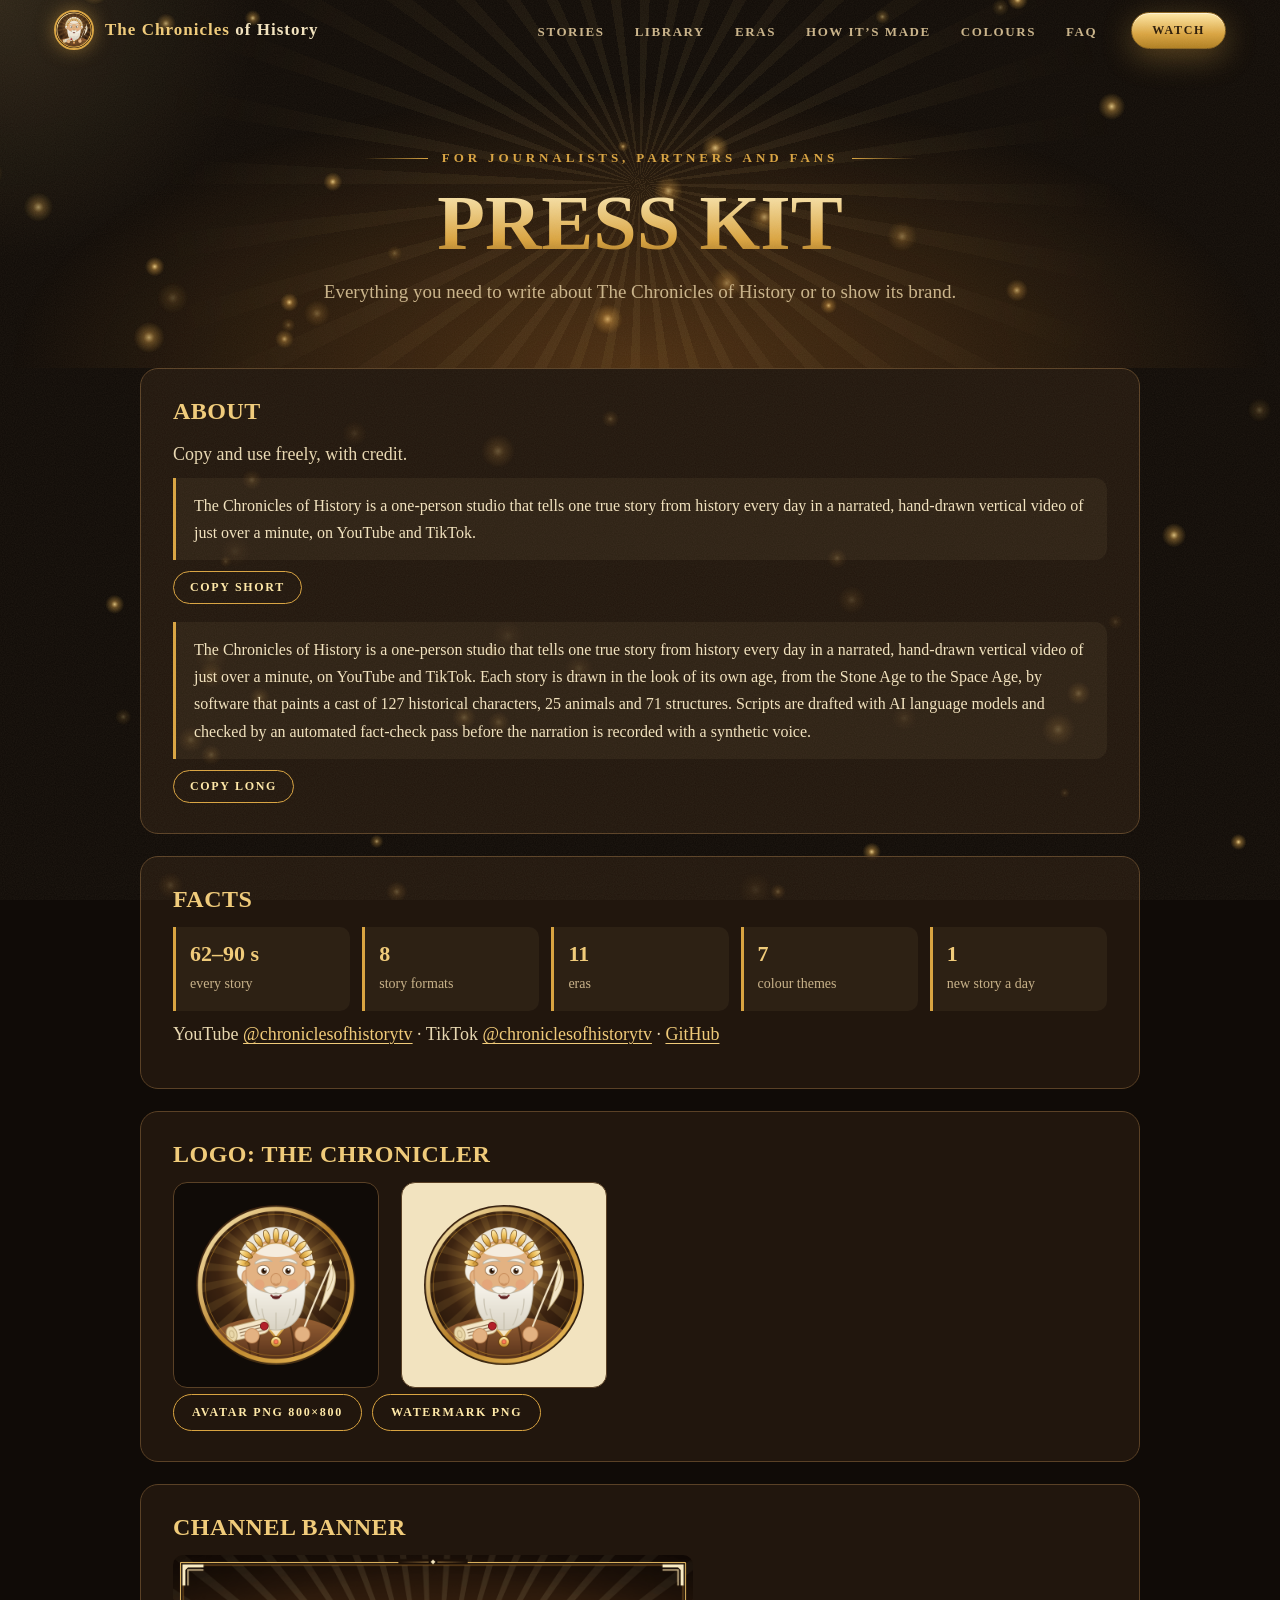
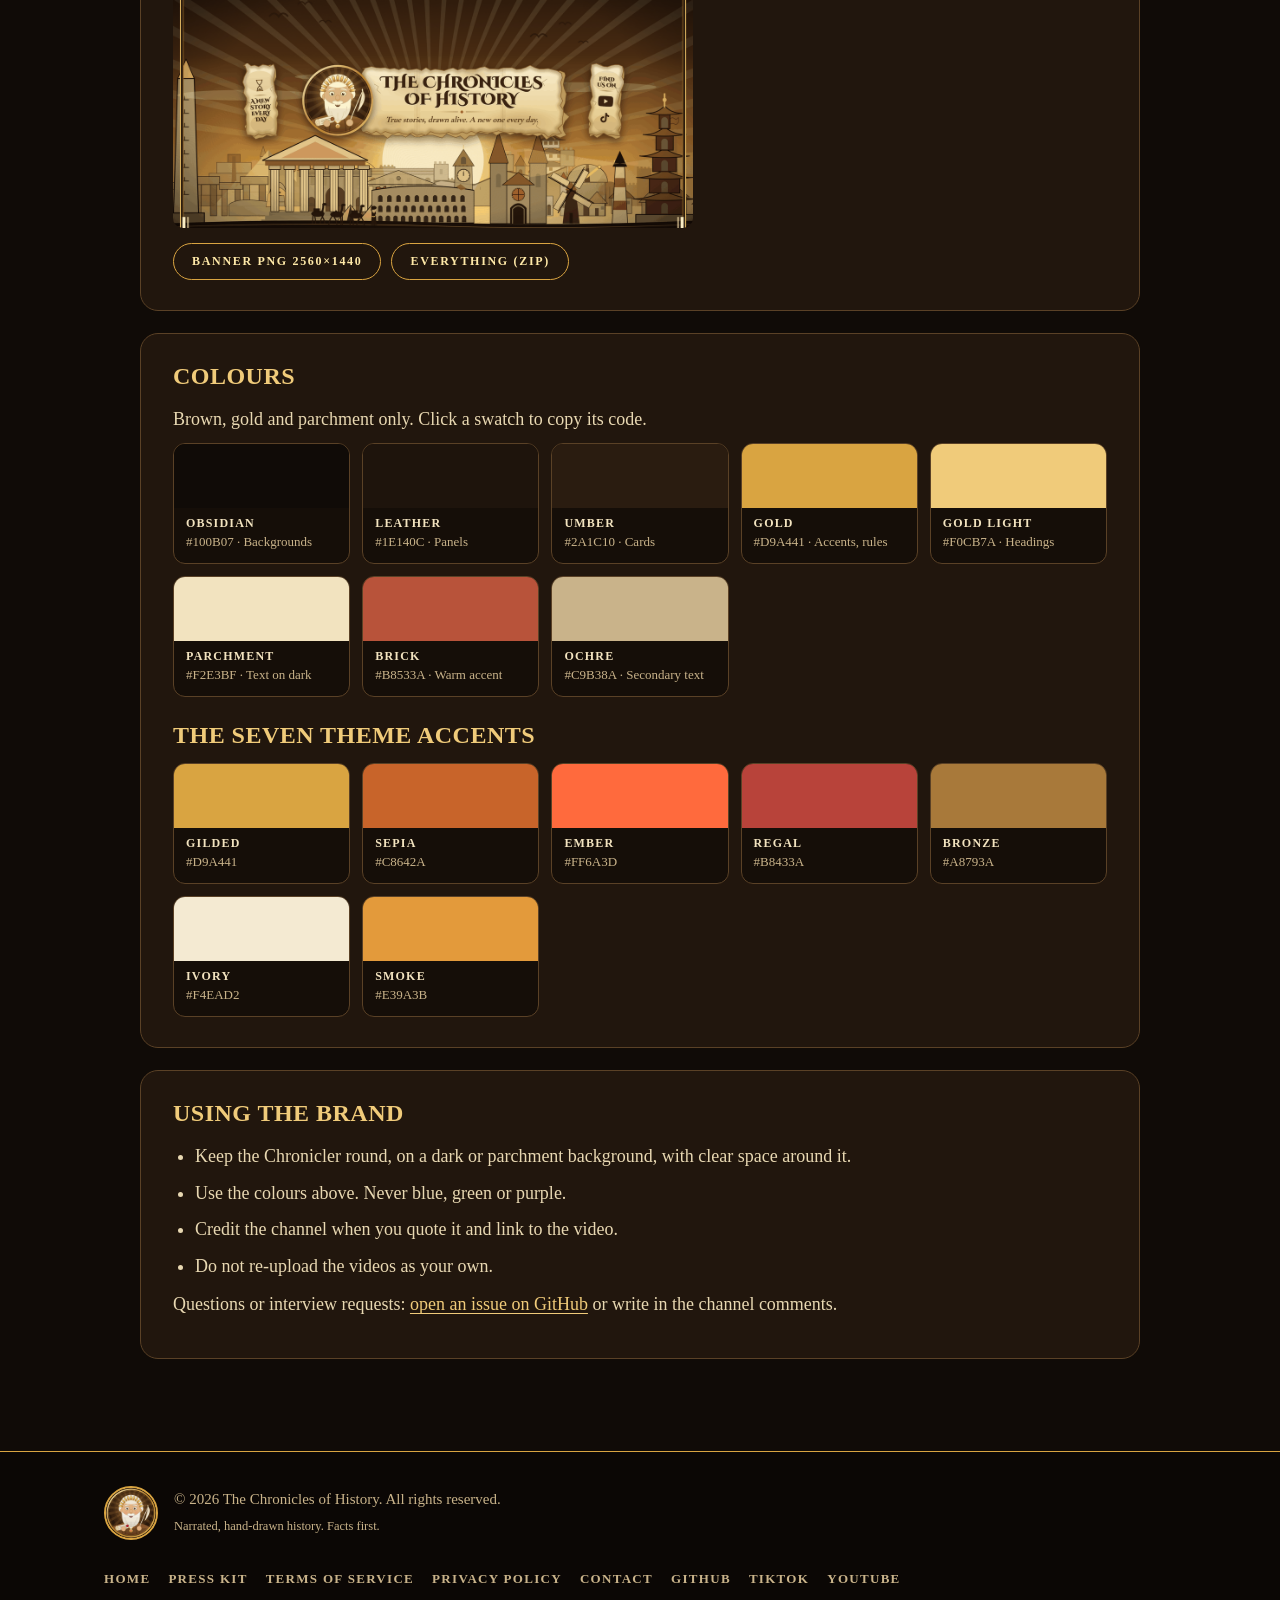
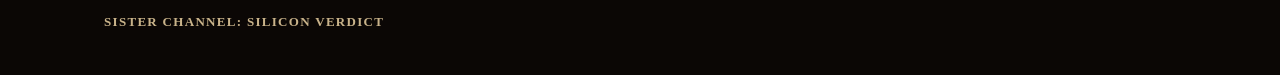
<file: docs/presskit.html>
<!DOCTYPE html>
<html lang="en">
<head>
<meta charset="UTF-8">
<meta name="viewport" content="width=device-width, initial-scale=1.0">
<title>Press kit | The Chronicles of History</title>
<meta name="description" content="Logo, banner, colours and ready-to-use descriptions of The Chronicles of History.">
<meta name="theme-color" content="#100B07">
<link rel="icon" href="favicon-32.png" sizes="32x32" type="image/png">
<link rel="apple-touch-icon" href="apple-touch-icon.png">
<link rel="canonical" href="https://adrlopech.github.io/Chronicles-of-History/presskit.html">
<link rel="manifest" href="manifest.webmanifest">
<meta property="og:title" content="Press kit | The Chronicles of History"><meta property="og:description" content="Logo, banner, colours and ready-to-use descriptions of The Chronicles of History."><meta property="og:site_name" content="The Chronicles of History"><meta property="og:image" content="https://adrlopech.github.io/Chronicles-of-History/og-image.png"><meta property="og:image:width" content="1200"><meta property="og:image:height" content="630"><meta property="og:image:alt" content="The Chronicles of History: true stories, drawn alive"><meta property="og:type" content="website"><meta property="og:url" content="https://adrlopech.github.io/Chronicles-of-History/presskit.html">
<meta name="twitter:card" content="summary_large_image"><meta name="twitter:image" content="https://adrlopech.github.io/Chronicles-of-History/og-image.png">
<link rel="stylesheet" href="site.css?v=025ea367">
<noscript><style>.rv{opacity:1;transform:none}.title .w{opacity:1;transform:none;animation:none}</style></noscript>
</head>
<body>
<a class="skip" href="#main">Skip to content</a><div id="progress"></div><div class="grain"></div><div class="glow" id="glow"></div><canvas id="embers" aria-hidden="true"></canvas>
<header class="top"><nav aria-label="Main"><a href="index.html" class="brand"><img src="logo.png" alt="" width="40" height="40"><span>The Chronicles <b>of History</b></span></a>
<ul id="menu"><li><a href="index.html#stories">Stories</a></li><li><a href="index.html#library">Library</a></li><li><a href="index.html#eras">Eras</a></li><li><a href="index.html#how">How it&rsquo;s made</a></li><li><a href="index.html#colour">Colours</a></li><li><a href="index.html#faq">FAQ</a></li></ul>
<a class="btn sm" href="https://www.youtube.com/@chroniclesofhistorytv" target="_blank" rel="noopener"><span>Watch</span></a><button class="burger" type="button" aria-label="Menu" aria-controls="menu" aria-expanded="false"><i></i><i></i></button></nav></header>
<main id="main" class="legalpage"><section class="lhero"><div class="rays small"></div><div class="container narrow"><p class="kicker"><i></i>For journalists, partners and fans<i></i></p><h1>Press kit</h1><p class="sub">Everything you need to write about The Chronicles of History or to show its brand.</p></div></section><div class="container"><div class="pk">
<section class="rv"><h2>About</h2><p>Copy and use freely, with credit.</p><blockquote id="b1">The Chronicles of History is a one-person studio that tells one true story from history every day in a narrated, hand-drawn vertical video of just over a minute, on YouTube and TikTok.</blockquote><button class="cbtn" type="button" data-copy="#b1" data-done="Copied">Copy short</button>
<blockquote id="b2" style="margin-top:18px">The Chronicles of History is a one-person studio that tells one true story from history every day in a narrated, hand-drawn vertical video of just over a minute, on YouTube and TikTok. Each story is drawn in the look of its own age, from the Stone Age to the Space Age, by software that paints a cast of 127 historical characters, 25 animals and 71 structures. Scripts are drafted with AI language models and checked by an automated fact-check pass before the narration is recorded with a synthetic voice.</blockquote><button class="cbtn" type="button" data-copy="#b2" data-done="Copied">Copy long</button></section>
<section class="rv"><h2>Facts</h2><div class="facts"><div><b>62&ndash;90 s</b><span>every story</span></div><div><b>8</b><span>story formats</span></div><div><b>11</b><span>eras</span></div><div><b>7</b><span>colour themes</span></div><div><b>1</b><span>new story a day</span></div></div>
<p>YouTube <a href="https://www.youtube.com/@chroniclesofhistorytv">@chroniclesofhistorytv</a> &middot; TikTok <a href="https://www.tiktok.com/@chroniclesofhistorytv">@chroniclesofhistorytv</a> &middot; <a href="https://github.com/adrlopech/Chronicles-of-History">GitHub</a></p></section>
<section class="rv"><h2>Logo: the Chronicler</h2><div class="row"><div class="tile dark"><img src="assets/brand/avatar.png" alt="The Chronicler on dark" width="160" height="160"></div><div class="tile light"><img src="assets/brand/avatar.png" alt="The Chronicler on light" width="160" height="160"></div></div>
<a class="dl" href="assets/brand/avatar.png" download>Avatar PNG 800&times;800</a><a class="dl" href="assets/brand/watermark.png" download>Watermark PNG</a></section>
<section class="rv wide"><h2>Channel banner</h2><img src="og-image.png" alt="Channel banner of The Chronicles of History" width="1200" height="630" loading="lazy"><br><a class="dl" href="assets/brand/youtube_banner.png" download>Banner PNG 2560&times;1440</a><a class="dl" href="assets/brand/chronicles-press-kit.zip" download>Everything (ZIP)</a></section>
<section class="rv"><h2>Colours</h2><p>Brown, gold and parchment only. Click a swatch to copy its code.</p><div class="sw"><button type="button" data-copy="#100B07" data-done="Copied"><i style="background:#100B07"></i><b>Obsidian</b><span>#100B07 &middot; Backgrounds</span></button><button type="button" data-copy="#1E140C" data-done="Copied"><i style="background:#1E140C"></i><b>Leather</b><span>#1E140C &middot; Panels</span></button><button type="button" data-copy="#2A1C10" data-done="Copied"><i style="background:#2A1C10"></i><b>Umber</b><span>#2A1C10 &middot; Cards</span></button><button type="button" data-copy="#D9A441" data-done="Copied"><i style="background:#D9A441"></i><b>Gold</b><span>#D9A441 &middot; Accents, rules</span></button><button type="button" data-copy="#F0CB7A" data-done="Copied"><i style="background:#F0CB7A"></i><b>Gold light</b><span>#F0CB7A &middot; Headings</span></button><button type="button" data-copy="#F2E3BF" data-done="Copied"><i style="background:#F2E3BF"></i><b>Parchment</b><span>#F2E3BF &middot; Text on dark</span></button><button type="button" data-copy="#B8533A" data-done="Copied"><i style="background:#B8533A"></i><b>Brick</b><span>#B8533A &middot; Warm accent</span></button><button type="button" data-copy="#C9B38A" data-done="Copied"><i style="background:#C9B38A"></i><b>Ochre</b><span>#C9B38A &middot; Secondary text</span></button></div><h2 style="margin-top:26px">The seven theme accents</h2><div class="sw"><button type="button" data-copy="#D9A441" data-done="Copied"><i style="background:#D9A441"></i><b>Gilded</b><span>#D9A441</span></button><button type="button" data-copy="#C8642A" data-done="Copied"><i style="background:#C8642A"></i><b>Sepia</b><span>#C8642A</span></button><button type="button" data-copy="#FF6A3D" data-done="Copied"><i style="background:#FF6A3D"></i><b>Ember</b><span>#FF6A3D</span></button><button type="button" data-copy="#B8433A" data-done="Copied"><i style="background:#B8433A"></i><b>Regal</b><span>#B8433A</span></button><button type="button" data-copy="#A8793A" data-done="Copied"><i style="background:#A8793A"></i><b>Bronze</b><span>#A8793A</span></button><button type="button" data-copy="#F4EAD2" data-done="Copied"><i style="background:#F4EAD2"></i><b>Ivory</b><span>#F4EAD2</span></button><button type="button" data-copy="#E39A3B" data-done="Copied"><i style="background:#E39A3B"></i><b>Smoke</b><span>#E39A3B</span></button></div></section>
<section class="rv"><h2>Using the brand</h2><ul><li>Keep the Chronicler round, on a dark or parchment background, with clear space around it.</li><li>Use the colours above. Never blue, green or purple.</li><li>Credit the channel when you quote it and link to the video.</li><li>Do not re-upload the videos as your own.</li></ul>
<p>Questions or interview requests: <a href="https://github.com/adrlopech/Chronicles-of-History/issues" target="_blank" rel="noopener">open an issue on GitHub</a> or write in the channel comments.</p></section></div></div></main><footer><div class="container foot"><div class="fbrand"><img src="logo.png" alt="" width="54" height="54"><div>&copy; 2026 The Chronicles of History. All rights reserved.<br><small>Narrated, hand-drawn history. Facts first.</small></div></div>
<ul><li><a href="index.html">Home</a></li><li><a href="presskit.html">Press kit</a></li><li><a href="terms.html">Terms of Service</a></li><li><a href="privacy.html">Privacy Policy</a></li><li><a href="https://github.com/adrlopech/Chronicles-of-History/issues" target="_blank" rel="noopener">Contact</a></li><li><a href="https://github.com/adrlopech/Chronicles-of-History" target="_blank" rel="noopener">GitHub</a></li><li><a href="https://www.tiktok.com/@chroniclesofhistorytv" target="_blank" rel="noopener">TikTok</a></li><li><a href="https://www.youtube.com/@chroniclesofhistorytv" target="_blank" rel="noopener">YouTube</a></li><li><a href="https://adrlopech.github.io/Silicon-Verdict/" target="_blank" rel="noopener">Sister channel: Silicon Verdict</a></li></ul></div></footer>
<button class="backtop" type="button" aria-label="Back to top">&#8593;</button>
<script src="site.js?v=33f9a1a1"></script>
</body>
</html>
</file>
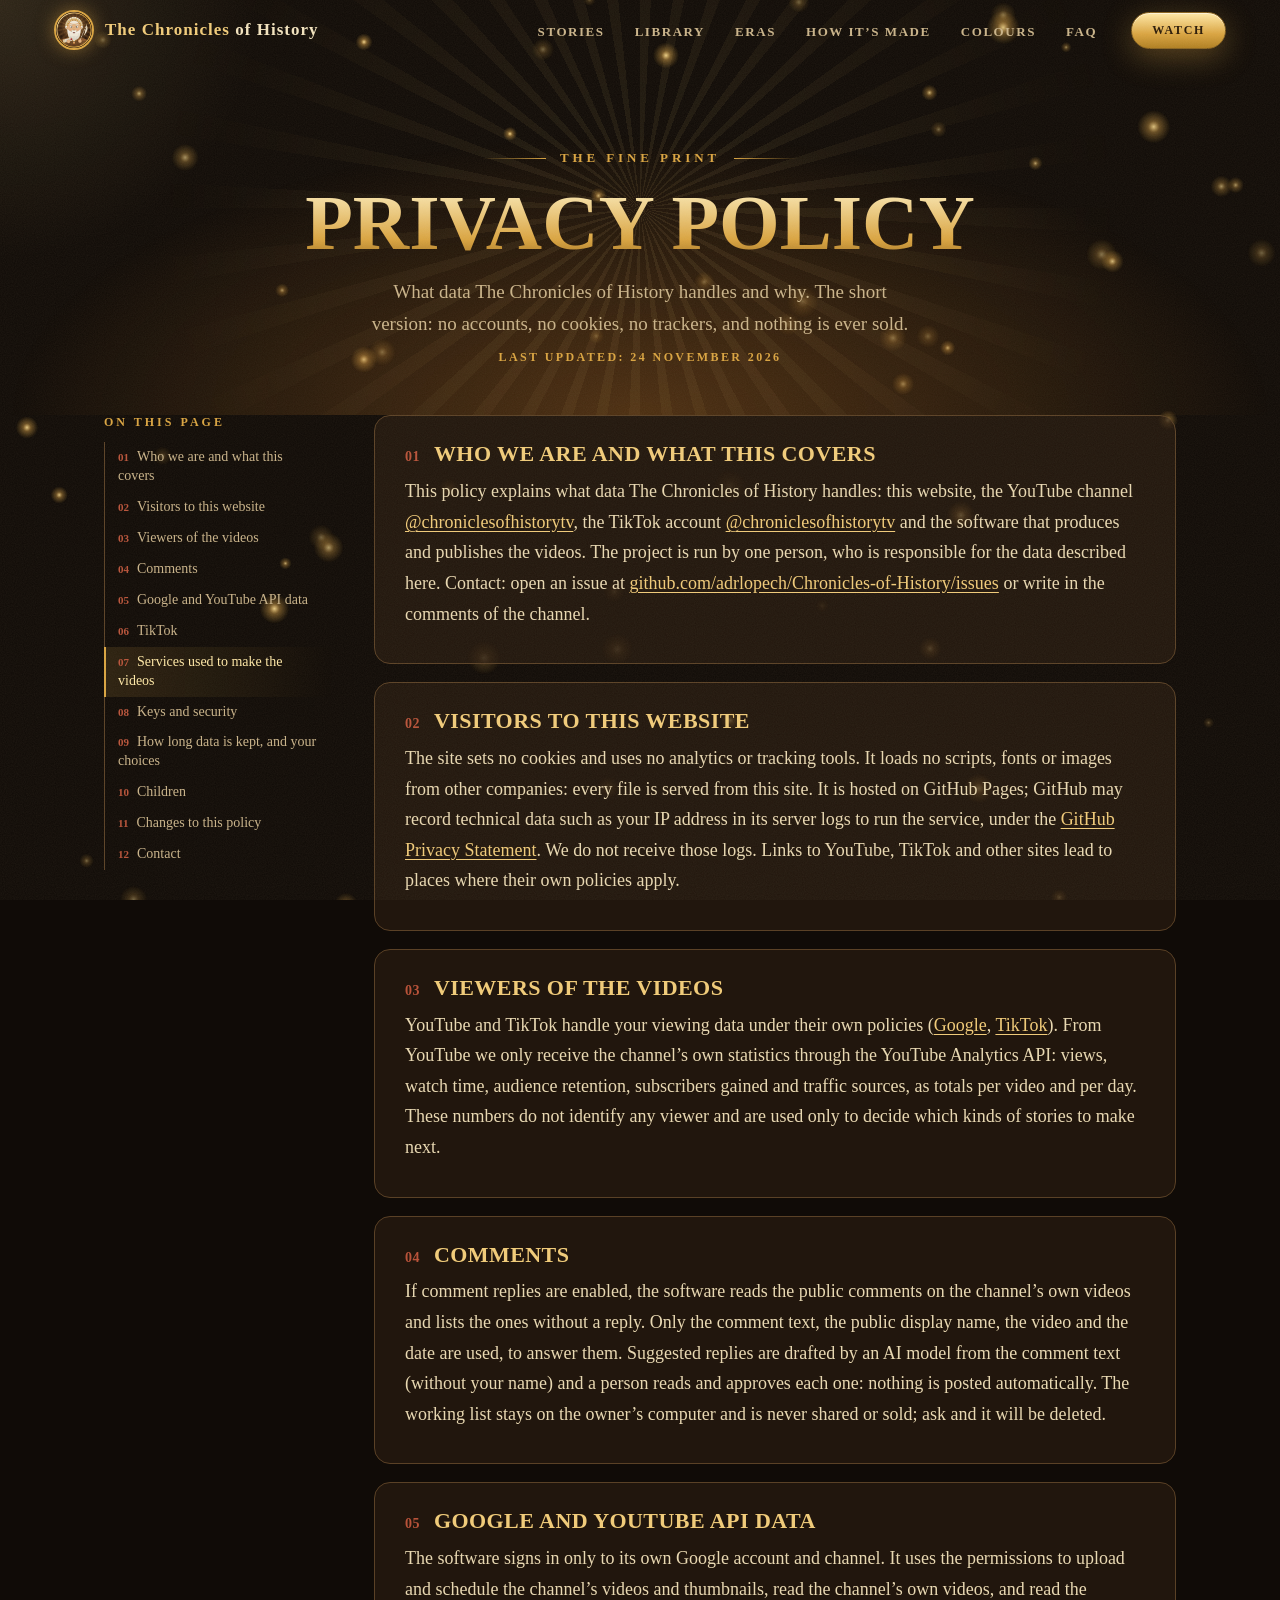
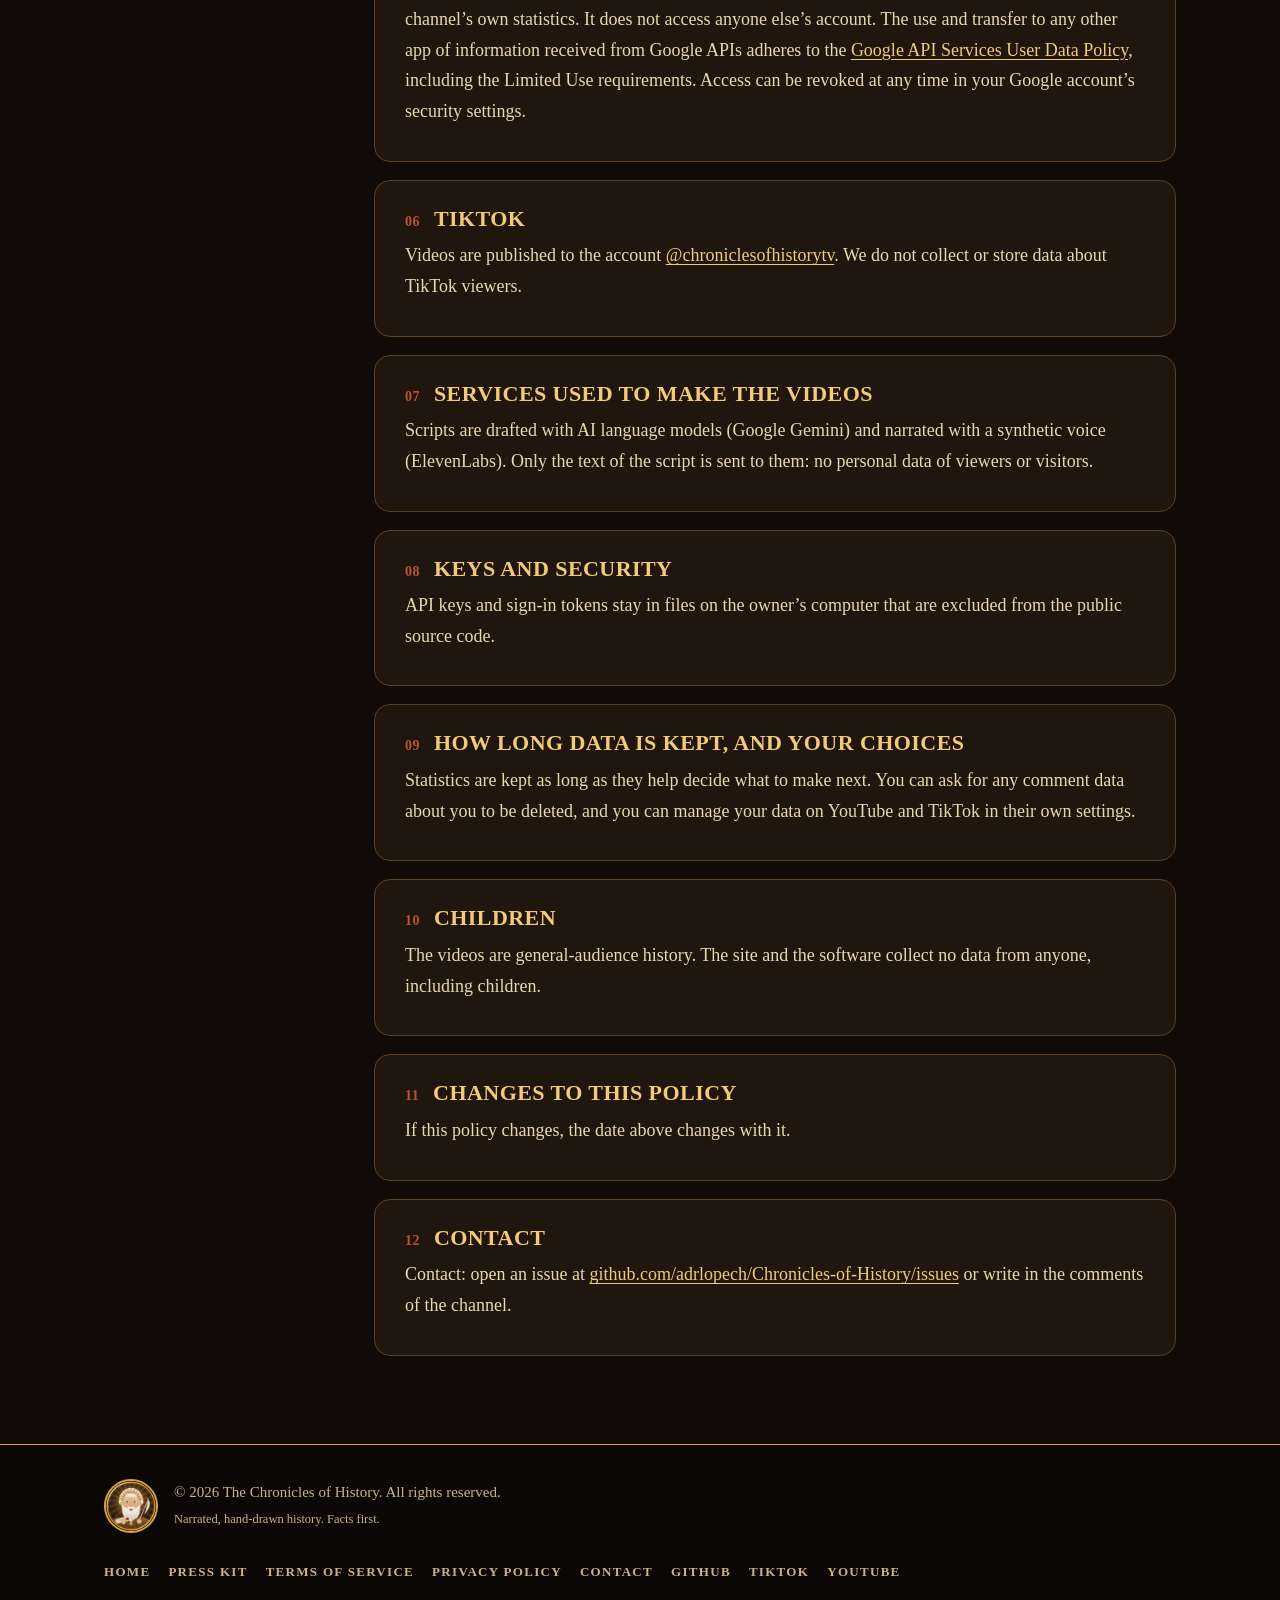
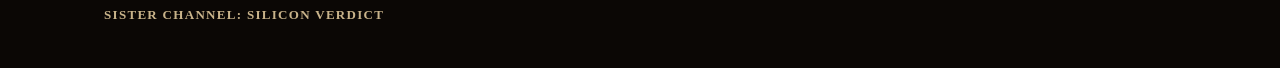
<file: docs/privacy.html>
<!DOCTYPE html>
<html lang="en">
<head>
<meta charset="UTF-8">
<meta name="viewport" content="width=device-width, initial-scale=1.0">
<title>Privacy Policy | The Chronicles of History</title>
<meta name="description" content="Privacy Policy: no accounts, cookies or trackers; which YouTube data the channel uses and why.">
<meta name="theme-color" content="#100B07">
<link rel="icon" href="favicon-32.png" sizes="32x32" type="image/png">
<link rel="apple-touch-icon" href="apple-touch-icon.png">
<link rel="canonical" href="https://adrlopech.github.io/Chronicles-of-History/privacy.html">
<link rel="manifest" href="manifest.webmanifest">
<meta property="og:title" content="Privacy Policy | The Chronicles of History"><meta property="og:description" content="Privacy Policy: no accounts, cookies or trackers; which YouTube data the channel uses and why."><meta property="og:site_name" content="The Chronicles of History"><meta property="og:image" content="https://adrlopech.github.io/Chronicles-of-History/og-image.png"><meta property="og:image:width" content="1200"><meta property="og:image:height" content="630"><meta property="og:image:alt" content="The Chronicles of History: true stories, drawn alive"><meta property="og:type" content="website"><meta property="og:url" content="https://adrlopech.github.io/Chronicles-of-History/privacy.html">
<meta name="twitter:card" content="summary_large_image"><meta name="twitter:image" content="https://adrlopech.github.io/Chronicles-of-History/og-image.png">
<link rel="stylesheet" href="site.css?v=025ea367">
<noscript><style>.rv{opacity:1;transform:none}.title .w{opacity:1;transform:none;animation:none}</style></noscript>
</head>
<body>
<a class="skip" href="#main">Skip to content</a><div id="progress"></div><div class="grain"></div><div class="glow" id="glow"></div><canvas id="embers" aria-hidden="true"></canvas>
<header class="top"><nav aria-label="Main"><a href="index.html" class="brand"><img src="logo.png" alt="" width="40" height="40"><span>The Chronicles <b>of History</b></span></a>
<ul id="menu"><li><a href="index.html#stories">Stories</a></li><li><a href="index.html#library">Library</a></li><li><a href="index.html#eras">Eras</a></li><li><a href="index.html#how">How it&rsquo;s made</a></li><li><a href="index.html#colour">Colours</a></li><li><a href="index.html#faq">FAQ</a></li></ul>
<a class="btn sm" href="https://www.youtube.com/@chroniclesofhistorytv" target="_blank" rel="noopener"><span>Watch</span></a><button class="burger" type="button" aria-label="Menu" aria-controls="menu" aria-expanded="false"><i></i><i></i></button></nav></header>
<main id="main" class="legalpage"><section class="lhero"><div class="rays small"></div><div class="container narrow"><p class="kicker"><i></i>The fine print<i></i></p><h1>Privacy Policy</h1><p class="sub">What data The Chronicles of History handles and why. The short version: no accounts, no cookies, no trackers, and nothing is ever sold.</p><p class="meta">Last updated: 24 November 2026</p></div></section><div class="container doclay"><aside class="toc" aria-label="On this page"><h4>On this page</h4><ol><li><a href="#s1"><i>01</i>Who we are and what this covers</a></li><li><a href="#s2"><i>02</i>Visitors to this website</a></li><li><a href="#s3"><i>03</i>Viewers of the videos</a></li><li><a href="#s4"><i>04</i>Comments</a></li><li><a href="#s5"><i>05</i>Google and YouTube API data</a></li><li><a href="#s6"><i>06</i>TikTok</a></li><li><a href="#s7"><i>07</i>Services used to make the videos</a></li><li><a href="#s8"><i>08</i>Keys and security</a></li><li><a href="#s9"><i>09</i>How long data is kept, and your choices</a></li><li><a href="#s10"><i>10</i>Children</a></li><li><a href="#s11"><i>11</i>Changes to this policy</a></li><li><a href="#s12"><i>12</i>Contact</a></li></ol></aside><div class="doc"><section class="rv"><h2 id="s1"><i>01</i>Who we are and what this covers</h2><p>This policy explains what data The Chronicles of History handles: this website, the YouTube channel <a href="https://www.youtube.com/@chroniclesofhistorytv">@chroniclesofhistorytv</a>, the TikTok account <a href="https://www.tiktok.com/@chroniclesofhistorytv">@chroniclesofhistorytv</a> and the software that produces and publishes the videos. The project is run by one person, who is responsible for the data described here. Contact: open an issue at <a href="https://github.com/adrlopech/Chronicles-of-History/issues" target="_blank" rel="noopener">github.com/adrlopech/Chronicles-of-History/issues</a> or write in the comments of the channel.</p></section>
<section class="rv"><h2 id="s2"><i>02</i>Visitors to this website</h2><p>The site sets no cookies and uses no analytics or tracking tools. It loads no scripts, fonts or images from other companies: every file is served from this site. It is hosted on GitHub Pages; GitHub may record technical data such as your IP address in its server logs to run the service, under the <a href="https://docs.github.com/site-policy/privacy-policies/github-general-privacy-statement" target="_blank" rel="noopener">GitHub Privacy Statement</a>. We do not receive those logs. Links to YouTube, TikTok and other sites lead to places where their own policies apply.</p></section>
<section class="rv"><h2 id="s3"><i>03</i>Viewers of the videos</h2><p>YouTube and TikTok handle your viewing data under their own policies (<a href="https://policies.google.com/privacy" target="_blank" rel="noopener">Google</a>, <a href="https://www.tiktok.com/legal/page/row/privacy-policy/en" target="_blank" rel="noopener">TikTok</a>). From YouTube we only receive the channel&rsquo;s own statistics through the YouTube Analytics API: views, watch time, audience retention, subscribers gained and traffic sources, as totals per video and per day. These numbers do not identify any viewer and are used only to decide which kinds of stories to make next.</p></section>
<section class="rv"><h2 id="s4"><i>04</i>Comments</h2><p>If comment replies are enabled, the software reads the public comments on the channel&rsquo;s own videos and lists the ones without a reply. Only the comment text, the public display name, the video and the date are used, to answer them. Suggested replies are drafted by an AI model from the comment text (without your name) and a person reads and approves each one: nothing is posted automatically. The working list stays on the owner&rsquo;s computer and is never shared or sold; ask and it will be deleted.</p></section>
<section class="rv"><h2 id="s5"><i>05</i>Google and YouTube API data</h2><p>The software signs in only to its own Google account and channel. It uses the permissions to upload and schedule the channel&rsquo;s videos and thumbnails, read the channel&rsquo;s own videos, and read the channel&rsquo;s own statistics. It does not access anyone else&rsquo;s account. The use and transfer to any other app of information received from Google APIs adheres to the <a href="https://developers.google.com/terms/api-services-user-data-policy" target="_blank" rel="noopener">Google API Services User Data Policy</a>, including the Limited Use requirements. Access can be revoked at any time in your Google account&rsquo;s security settings.</p></section>
<section class="rv"><h2 id="s6"><i>06</i>TikTok</h2><p>Videos are published to the account <a href="https://www.tiktok.com/@chroniclesofhistorytv">@chroniclesofhistorytv</a>. We do not collect or store data about TikTok viewers.</p></section>
<section class="rv"><h2 id="s7"><i>07</i>Services used to make the videos</h2><p>Scripts are drafted with AI language models (Google Gemini) and narrated with a synthetic voice (ElevenLabs). Only the text of the script is sent to them: no personal data of viewers or visitors.</p></section>
<section class="rv"><h2 id="s8"><i>08</i>Keys and security</h2><p>API keys and sign-in tokens stay in files on the owner&rsquo;s computer that are excluded from the public source code.</p></section>
<section class="rv"><h2 id="s9"><i>09</i>How long data is kept, and your choices</h2><p>Statistics are kept as long as they help decide what to make next. You can ask for any comment data about you to be deleted, and you can manage your data on YouTube and TikTok in their own settings.</p></section>
<section class="rv"><h2 id="s10"><i>10</i>Children</h2><p>The videos are general-audience history. The site and the software collect no data from anyone, including children.</p></section>
<section class="rv"><h2 id="s11"><i>11</i>Changes to this policy</h2><p>If this policy changes, the date above changes with it.</p></section>
<section class="rv"><h2 id="s12"><i>12</i>Contact</h2><p>Contact: open an issue at <a href="https://github.com/adrlopech/Chronicles-of-History/issues" target="_blank" rel="noopener">github.com/adrlopech/Chronicles-of-History/issues</a> or write in the comments of the channel.</p></section></div></div></main><footer><div class="container foot"><div class="fbrand"><img src="logo.png" alt="" width="54" height="54"><div>&copy; 2026 The Chronicles of History. All rights reserved.<br><small>Narrated, hand-drawn history. Facts first.</small></div></div>
<ul><li><a href="index.html">Home</a></li><li><a href="presskit.html">Press kit</a></li><li><a href="terms.html">Terms of Service</a></li><li><a href="privacy.html">Privacy Policy</a></li><li><a href="https://github.com/adrlopech/Chronicles-of-History/issues" target="_blank" rel="noopener">Contact</a></li><li><a href="https://github.com/adrlopech/Chronicles-of-History" target="_blank" rel="noopener">GitHub</a></li><li><a href="https://www.tiktok.com/@chroniclesofhistorytv" target="_blank" rel="noopener">TikTok</a></li><li><a href="https://www.youtube.com/@chroniclesofhistorytv" target="_blank" rel="noopener">YouTube</a></li><li><a href="https://adrlopech.github.io/Silicon-Verdict/" target="_blank" rel="noopener">Sister channel: Silicon Verdict</a></li></ul></div></footer>
<button class="backtop" type="button" aria-label="Back to top">&#8593;</button>
<script src="site.js?v=33f9a1a1"></script>
</body>
</html>
</file>
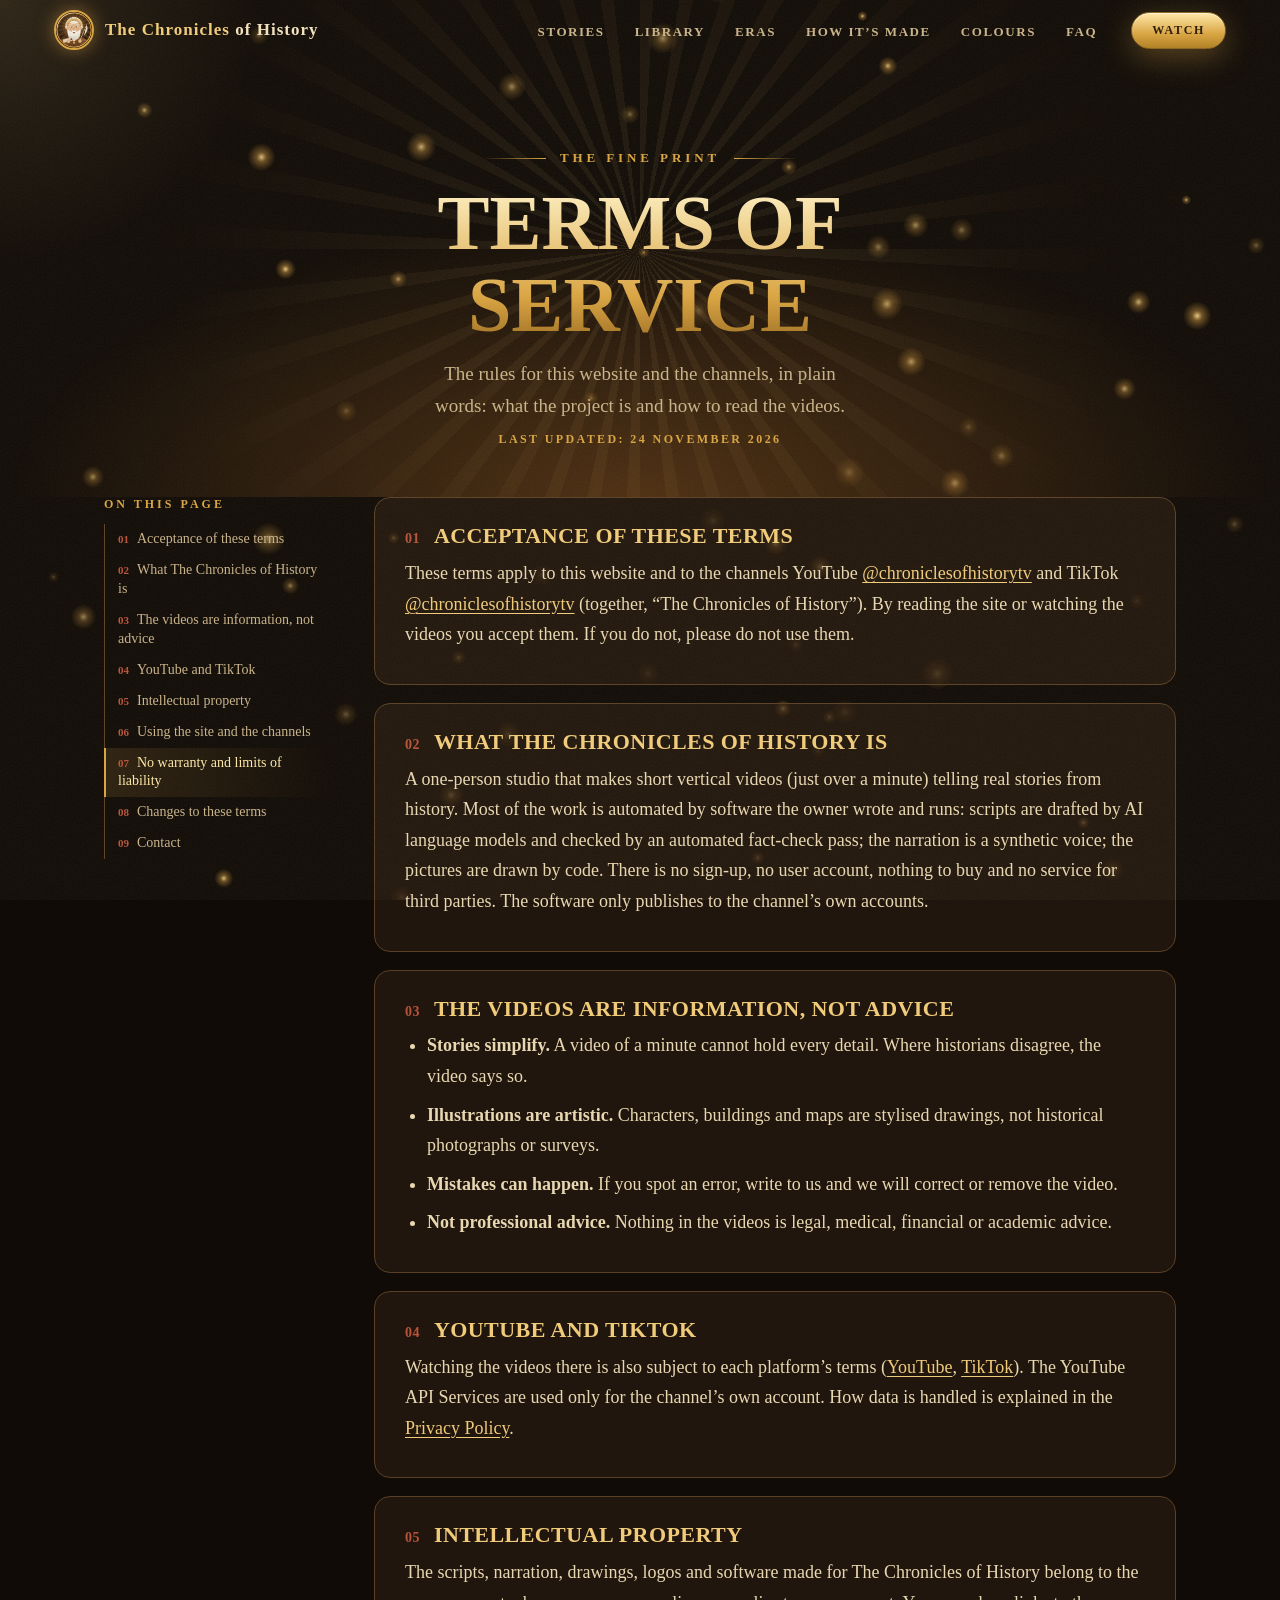
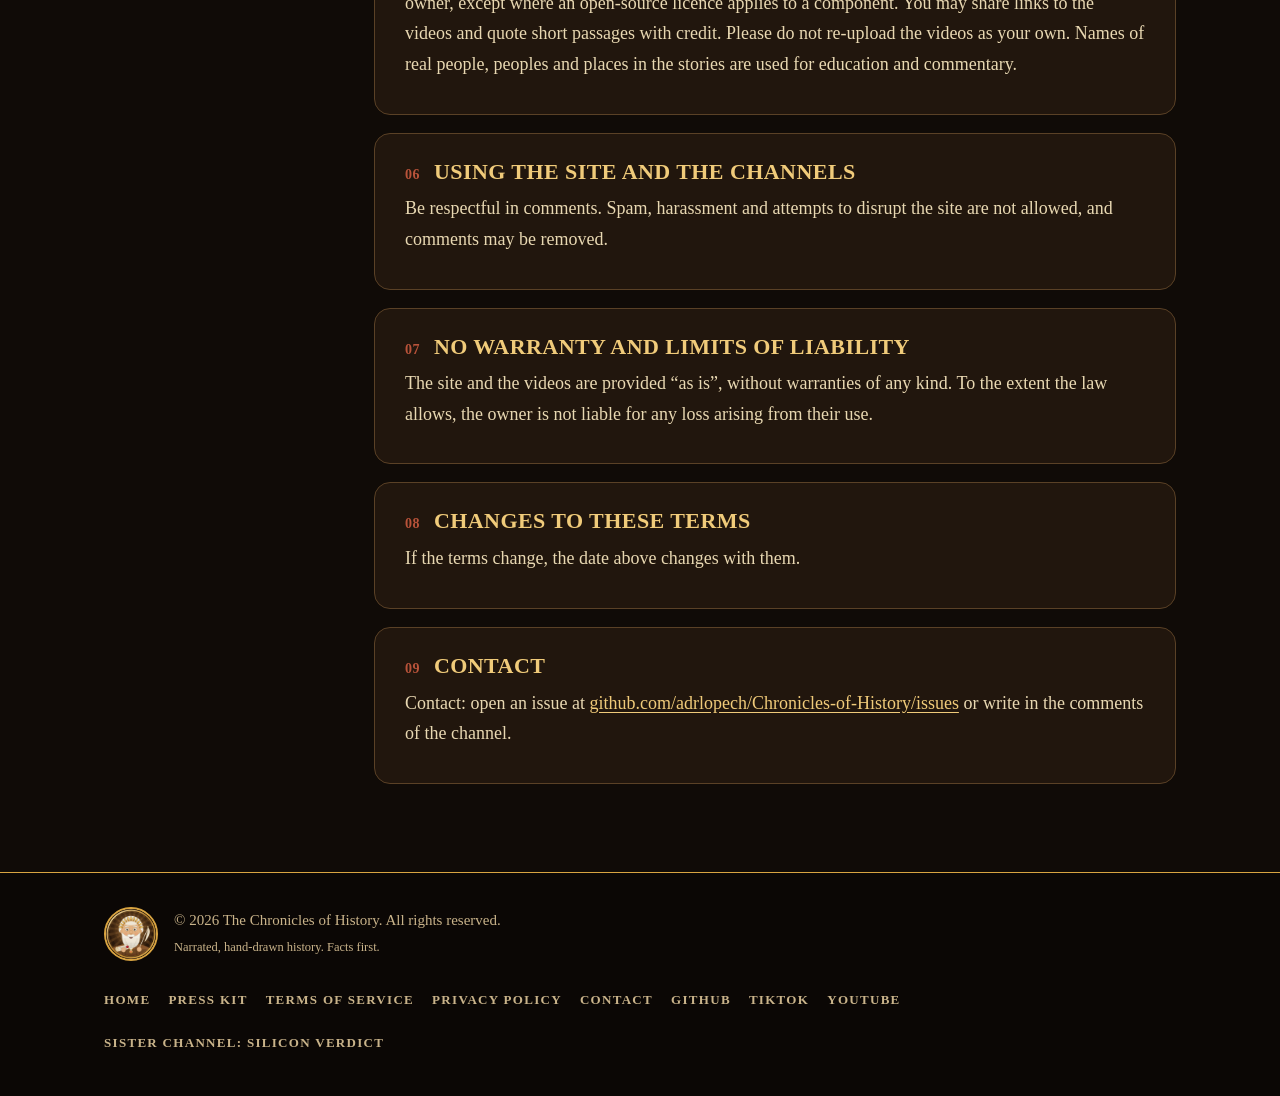
<file: docs/terms.html>
<!DOCTYPE html>
<html lang="en">
<head>
<meta charset="UTF-8">
<meta name="viewport" content="width=device-width, initial-scale=1.0">
<title>Terms of Service | The Chronicles of History</title>
<meta name="description" content="The rules for the Chronicles of History website and channels, in plain words.">
<meta name="theme-color" content="#100B07">
<link rel="icon" href="favicon-32.png" sizes="32x32" type="image/png">
<link rel="apple-touch-icon" href="apple-touch-icon.png">
<link rel="canonical" href="https://adrlopech.github.io/Chronicles-of-History/terms.html">
<link rel="manifest" href="manifest.webmanifest">
<meta property="og:title" content="Terms of Service | The Chronicles of History"><meta property="og:description" content="The rules for the Chronicles of History website and channels, in plain words."><meta property="og:site_name" content="The Chronicles of History"><meta property="og:image" content="https://adrlopech.github.io/Chronicles-of-History/og-image.png"><meta property="og:image:width" content="1200"><meta property="og:image:height" content="630"><meta property="og:image:alt" content="The Chronicles of History: true stories, drawn alive"><meta property="og:type" content="website"><meta property="og:url" content="https://adrlopech.github.io/Chronicles-of-History/terms.html">
<meta name="twitter:card" content="summary_large_image"><meta name="twitter:image" content="https://adrlopech.github.io/Chronicles-of-History/og-image.png">
<link rel="stylesheet" href="site.css?v=025ea367">
<noscript><style>.rv{opacity:1;transform:none}.title .w{opacity:1;transform:none;animation:none}</style></noscript>
</head>
<body>
<a class="skip" href="#main">Skip to content</a><div id="progress"></div><div class="grain"></div><div class="glow" id="glow"></div><canvas id="embers" aria-hidden="true"></canvas>
<header class="top"><nav aria-label="Main"><a href="index.html" class="brand"><img src="logo.png" alt="" width="40" height="40"><span>The Chronicles <b>of History</b></span></a>
<ul id="menu"><li><a href="index.html#stories">Stories</a></li><li><a href="index.html#library">Library</a></li><li><a href="index.html#eras">Eras</a></li><li><a href="index.html#how">How it&rsquo;s made</a></li><li><a href="index.html#colour">Colours</a></li><li><a href="index.html#faq">FAQ</a></li></ul>
<a class="btn sm" href="https://www.youtube.com/@chroniclesofhistorytv" target="_blank" rel="noopener"><span>Watch</span></a><button class="burger" type="button" aria-label="Menu" aria-controls="menu" aria-expanded="false"><i></i><i></i></button></nav></header>
<main id="main" class="legalpage"><section class="lhero"><div class="rays small"></div><div class="container narrow"><p class="kicker"><i></i>The fine print<i></i></p><h1>Terms of Service</h1><p class="sub">The rules for this website and the channels, in plain words: what the project is and how to read the videos.</p><p class="meta">Last updated: 24 November 2026</p></div></section><div class="container doclay"><aside class="toc" aria-label="On this page"><h4>On this page</h4><ol><li><a href="#s1"><i>01</i>Acceptance of these terms</a></li><li><a href="#s2"><i>02</i>What The Chronicles of History is</a></li><li><a href="#s3"><i>03</i>The videos are information, not advice</a></li><li><a href="#s4"><i>04</i>YouTube and TikTok</a></li><li><a href="#s5"><i>05</i>Intellectual property</a></li><li><a href="#s6"><i>06</i>Using the site and the channels</a></li><li><a href="#s7"><i>07</i>No warranty and limits of liability</a></li><li><a href="#s8"><i>08</i>Changes to these terms</a></li><li><a href="#s9"><i>09</i>Contact</a></li></ol></aside><div class="doc"><section class="rv"><h2 id="s1"><i>01</i>Acceptance of these terms</h2><p>These terms apply to this website and to the channels YouTube <a href="https://www.youtube.com/@chroniclesofhistorytv">@chroniclesofhistorytv</a> and TikTok <a href="https://www.tiktok.com/@chroniclesofhistorytv">@chroniclesofhistorytv</a> (together, &ldquo;The Chronicles of History&rdquo;). By reading the site or watching the videos you accept them. If you do not, please do not use them.</p></section>
<section class="rv"><h2 id="s2"><i>02</i>What The Chronicles of History is</h2><p>A one-person studio that makes short vertical videos (just over a minute) telling real stories from history. Most of the work is automated by software the owner wrote and runs: scripts are drafted by AI language models and checked by an automated fact-check pass; the narration is a synthetic voice; the pictures are drawn by code. There is no sign-up, no user account, nothing to buy and no service for third parties. The software only publishes to the channel&rsquo;s own accounts.</p></section>
<section class="rv"><h2 id="s3"><i>03</i>The videos are information, not advice</h2><ul><li><b>Stories simplify.</b> A video of a minute cannot hold every detail. Where historians disagree, the video says so.</li><li><b>Illustrations are artistic.</b> Characters, buildings and maps are stylised drawings, not historical photographs or surveys.</li><li><b>Mistakes can happen.</b> If you spot an error, write to us and we will correct or remove the video.</li><li><b>Not professional advice.</b> Nothing in the videos is legal, medical, financial or academic advice.</li></ul></section>
<section class="rv"><h2 id="s4"><i>04</i>YouTube and TikTok</h2><p>Watching the videos there is also subject to each platform&rsquo;s terms (<a href="https://www.youtube.com/t/terms" target="_blank" rel="noopener">YouTube</a>, <a href="https://www.tiktok.com/legal/page/row/terms-of-service/en" target="_blank" rel="noopener">TikTok</a>). The YouTube API Services are used only for the channel&rsquo;s own account. How data is handled is explained in the <a href="privacy.html">Privacy Policy</a>.</p></section>
<section class="rv"><h2 id="s5"><i>05</i>Intellectual property</h2><p>The scripts, narration, drawings, logos and software made for The Chronicles of History belong to the owner, except where an open-source licence applies to a component. You may share links to the videos and quote short passages with credit. Please do not re-upload the videos as your own. Names of real people, peoples and places in the stories are used for education and commentary.</p></section>
<section class="rv"><h2 id="s6"><i>06</i>Using the site and the channels</h2><p>Be respectful in comments. Spam, harassment and attempts to disrupt the site are not allowed, and comments may be removed.</p></section>
<section class="rv"><h2 id="s7"><i>07</i>No warranty and limits of liability</h2><p>The site and the videos are provided &ldquo;as is&rdquo;, without warranties of any kind. To the extent the law allows, the owner is not liable for any loss arising from their use.</p></section>
<section class="rv"><h2 id="s8"><i>08</i>Changes to these terms</h2><p>If the terms change, the date above changes with them.</p></section>
<section class="rv"><h2 id="s9"><i>09</i>Contact</h2><p>Contact: open an issue at <a href="https://github.com/adrlopech/Chronicles-of-History/issues" target="_blank" rel="noopener">github.com/adrlopech/Chronicles-of-History/issues</a> or write in the comments of the channel.</p></section></div></div></main><footer><div class="container foot"><div class="fbrand"><img src="logo.png" alt="" width="54" height="54"><div>&copy; 2026 The Chronicles of History. All rights reserved.<br><small>Narrated, hand-drawn history. Facts first.</small></div></div>
<ul><li><a href="index.html">Home</a></li><li><a href="presskit.html">Press kit</a></li><li><a href="terms.html">Terms of Service</a></li><li><a href="privacy.html">Privacy Policy</a></li><li><a href="https://github.com/adrlopech/Chronicles-of-History/issues" target="_blank" rel="noopener">Contact</a></li><li><a href="https://github.com/adrlopech/Chronicles-of-History" target="_blank" rel="noopener">GitHub</a></li><li><a href="https://www.tiktok.com/@chroniclesofhistorytv" target="_blank" rel="noopener">TikTok</a></li><li><a href="https://www.youtube.com/@chroniclesofhistorytv" target="_blank" rel="noopener">YouTube</a></li><li><a href="https://adrlopech.github.io/Silicon-Verdict/" target="_blank" rel="noopener">Sister channel: Silicon Verdict</a></li></ul></div></footer>
<button class="backtop" type="button" aria-label="Back to top">&#8593;</button>
<script src="site.js?v=33f9a1a1"></script>
</body>
</html>
</file>
<file: docs/site.css>
*{box-sizing:border-box;margin:0}
:root{--ink:#100B07;--leather:#1E140C;--panel:#2A1C10;--line:#5A4126;--gold:#D9A441;--gold2:#F0CB7A;--gold3:#FFE9A8;--paper:#F2E3BF;--paper2:#C9B38A;--brick:#B8533A;--disp:"Cinzel","Trajan Pro","Iowan Old Style","Palatino Linotype",Palatino,"Book Antiqua",Georgia,serif;--body:"Iowan Old Style","Palatino Linotype",Palatino,"Book Antiqua",Georgia,serif}
html{scroll-behavior:smooth;scroll-padding-top:70px}
html,body{overflow-x:clip}
body{background:var(--ink);color:var(--paper);font:18px/1.7 var(--body);-webkit-font-smoothing:antialiased}
a{color:var(--gold2);text-underline-offset:3px}a:hover{color:#fff}
.container{max-width:1120px;margin:0 auto;padding:0 24px}.narrow{max-width:800px}
#progress{position:fixed;left:0;top:0;height:3px;width:0;z-index:60;background:linear-gradient(90deg,var(--brick),var(--gold),var(--gold3));box-shadow:0 0 14px var(--gold)}
.grain{position:fixed;inset:0;z-index:50;pointer-events:none;opacity:.07;background-image:url("data:image/svg+xml;utf8,<svg xmlns='http://www.w3.org/2000/svg' width='160' height='160'><filter id='n'><feTurbulence type='fractalNoise' baseFrequency='.9' numOctaves='2' stitchTiles='stitch'/><feColorMatrix values='0 0 0 0 .9  0 0 0 0 .75  0 0 0 0 .5  0 0 0 .9 0'/></filter><rect width='100%' height='100%' filter='url(%23n)'/></svg>")}
.glow{position:fixed;width:520px;height:520px;margin:-260px 0 0 -260px;left:0;top:0;z-index:4;pointer-events:none;mix-blend-mode:screen;background:radial-gradient(closest-side,rgba(240,203,122,.13),rgba(240,203,122,.05) 55%,rgba(240,203,122,0));transition:opacity .4s}
#embers{position:fixed;inset:0;width:100%;height:100%;z-index:2;pointer-events:none}
header.top{position:fixed;top:0;left:0;right:0;z-index:40;transition:background .3s,backdrop-filter .3s,border-color .3s;border-bottom:1px solid transparent}
header.top.stuck{background:rgba(16,11,7,.82);backdrop-filter:blur(10px);border-color:var(--line)}
nav{display:flex;align-items:center;gap:22px;max-width:1220px;margin:0 auto;padding:10px 24px}
.brand{white-space:nowrap;display:flex;align-items:center;gap:11px;color:var(--gold2);text-decoration:none;font:700 17px var(--disp);letter-spacing:.06em}
.brand b{color:var(--paper);font-weight:600}.brand img{border-radius:50%;border:2px solid var(--gold);box-shadow:0 0 18px rgba(217,164,65,.5)}
nav ul{display:flex;gap:6px;list-style:none;padding:0;margin-left:auto}
nav ul a{white-space:nowrap;color:var(--paper2);text-decoration:none;font:600 13px var(--disp);letter-spacing:.12em;text-transform:uppercase;padding:8px 12px;border-radius:999px;transition:.25s}
nav ul a:hover{color:var(--gold3);background:rgba(217,164,65,.14)}
.burger{display:none;background:none;border:1px solid var(--line);border-radius:10px;width:42px;height:38px;margin-left:auto;cursor:pointer;flex-direction:column;gap:6px;align-items:center;justify-content:center}.burger i{display:block;width:20px;height:2px;background:var(--gold2)}
.btn{position:relative;display:inline-block;overflow:hidden;background:linear-gradient(180deg,var(--gold3),var(--gold) 60%,#B07F22);color:#2A1A08!important;font:700 14px var(--disp);letter-spacing:.14em;text-transform:uppercase;padding:15px 30px;border-radius:999px;text-decoration:none;border:1px solid #8a6420;box-shadow:0 8px 30px rgba(217,164,65,.35),inset 0 1px 0 #fff8;transition:transform .25s,box-shadow .25s}
.btn:hover{transform:translateY(-3px) scale(1.03);box-shadow:0 14px 40px rgba(217,164,65,.55),inset 0 1px 0 #fff8}
.btn:after{content:"";position:absolute;top:0;left:-70%;width:45%;height:100%;background:linear-gradient(100deg,transparent,#fff9,transparent);transform:skewX(-20deg);animation:sweep 3.6s infinite}
@keyframes sweep{0%,55%{left:-70%}100%{left:130%}}
.btn.ghost{background:rgba(16,11,7,.5);color:var(--gold2)!important;border:1px solid var(--gold);box-shadow:inset 0 0 0 1px rgba(217,164,65,.15)}.btn.ghost:after{display:none}
.btn.ghost:hover{background:rgba(217,164,65,.16)}.btn.sm{padding:10px 20px;font-size:12px}
.cta{display:flex;gap:14px;justify-content:center;flex-wrap:wrap}
a:focus-visible,button:focus-visible,summary:focus-visible{outline:2px solid var(--gold3);outline-offset:3px;border-radius:6px}
.skip{position:fixed;left:12px;top:-60px;z-index:100;background:var(--gold);color:#2A1A08;padding:10px 16px;border-radius:8px;font:700 13px var(--disp);transition:top .2s}.skip:focus{top:12px}
.block+.block:before{content:"";position:absolute;top:0;left:50%;width:min(520px,70%);height:1px;transform:translateX(-50%);background:linear-gradient(90deg,transparent,var(--gold),transparent);opacity:.7}
.backtop{position:fixed;right:20px;bottom:20px;z-index:45;width:48px;height:48px;border-radius:50%;border:1px solid var(--gold);background:rgba(16,11,7,.85);color:var(--gold2);font-size:20px;cursor:pointer;opacity:0;transform:translateY(20px);pointer-events:none;transition:.3s;backdrop-filter:blur(6px)}.backtop.show{opacity:1;transform:none;pointer-events:auto}.backtop:hover{background:var(--gold);color:#2A1A08}
nav ul a.on{color:var(--gold3);background:rgba(217,164,65,.18)}
.burger i{transition:.3s}.burger[aria-expanded=true] i:first-child{transform:translateY(4px) rotate(45deg)}.burger[aria-expanded=true] i:last-child{transform:translateY(-4px) rotate(-45deg)}
/* reveal */
.rv{opacity:0;transform:translateY(34px);transition:opacity .9s cubic-bezier(.2,.7,.2,1) var(--d,0s),transform .9s cubic-bezier(.2,.7,.2,1) var(--d,0s)}
.rv.zoom{transform:scale(.8)}.rv.in{opacity:1;transform:none}
/* hero */
.hero{position:relative;min-height:100vh;min-height:100svh;display:grid;place-items:center;overflow:hidden;background:radial-gradient(1000px 700px at 50% 62%,#6B4220 0,#2A190C 45%,var(--ink) 80%);padding:110px 0 190px}
.rays{position:absolute;left:50%;top:62%;width:260vmax;height:260vmax;margin:-130vmax 0 0 -130vmax;background:repeating-conic-gradient(from 0deg,rgba(240,203,122,.16) 0 3deg,transparent 3deg 9deg);-webkit-mask:radial-gradient(circle,#000 0,transparent 36%);mask:radial-gradient(circle,#000 0,transparent 36%);animation:spin 160s linear infinite;pointer-events:none}
.rays.small{top:50%;width:150vmax;height:150vmax;margin:-75vmax 0 0 -75vmax;opacity:.55}
@keyframes spin{to{transform:rotate(360deg)}}
.sun{position:absolute;left:50%;top:62%;width:560px;height:560px;margin:-280px 0 0 -280px;border-radius:50%;background:radial-gradient(circle,#FFE9A8 0,#F0B952 32%,rgba(217,164,65,.0) 68%);filter:blur(4px);opacity:.85;animation:pulse 7s ease-in-out infinite}
@keyframes pulse{50%{transform:scale(1.07);opacity:1}}
.skyline{position:absolute;left:-4vw;right:-4vw;bottom:-2px;height:46vh;min-height:260px;pointer-events:none}.sky-svg{width:100%;height:100%;display:block}
.sky-svg .blades{animation:spin 14s linear infinite}
.hero:after{content:"";position:absolute;left:0;right:0;bottom:0;height:90px;background:linear-gradient(transparent,var(--ink))}
.hero-in{position:relative;z-index:5;text-align:center;padding:0 22px}.hero-in:before{content:"";position:absolute;inset:-40px -10%;z-index:-1;background:radial-gradient(closest-side,rgba(16,11,7,.62),transparent);pointer-events:none}
.seal{position:relative;width:min(300px,64vw);aspect-ratio:1;margin:0 auto 14px}.seal img{position:absolute;left:15%;top:15%;width:70%;height:70%;display:block;border-radius:50%;border:4px solid var(--gold);box-shadow:0 0 0 8px rgba(217,164,65,.18),0 0 60px rgba(240,203,122,.6),0 20px 50px #000a;animation:float 6s ease-in-out infinite}
.seal .ring{position:absolute;inset:0;width:100%;height:100%;animation:spin 44s linear infinite}.ring text{fill:var(--gold2);font:700 13px var(--disp)}
@keyframes float{50%{transform:translateY(-12px)}}
.title{font:900 clamp(40px,8.6vw,108px)/1 var(--disp);letter-spacing:.03em;text-transform:uppercase;margin:6px 0 20px;filter:drop-shadow(0 4px 0 #3b230b) drop-shadow(0 12px 30px rgba(0,0,0,.6))}
.title .w{background:linear-gradient(180deg,#FFF3C8 0,var(--gold2) 38%,var(--gold) 62%,#8F5F18);-webkit-background-clip:text;background-clip:text;color:transparent;display:inline-block;opacity:0;transform:translateY(60px) rotateX(-70deg);animation:word 1s cubic-bezier(.2,.8,.2,1) forwards;animation-delay:calc(.12s * var(--k,0) + .25s)}
@keyframes word{to{opacity:1;transform:none}}
.tag{font-size:clamp(17px,2.2vw,23px);color:var(--paper);max-width:720px;margin:0 auto 32px;text-shadow:0 2px 14px #000}
.cue{position:absolute;bottom:34px;left:50%;margin-left:-14px;width:28px;height:46px;border:2px solid var(--gold2);border-radius:20px;z-index:6;opacity:.9}.cue i{position:absolute;left:50%;top:8px;width:4px;height:9px;margin-left:-2px;border-radius:2px;background:var(--gold2);animation:wheel 1.8s infinite}
@keyframes wheel{0%{opacity:0;transform:translateY(0)}30%{opacity:1}100%{opacity:0;transform:translateY(16px)}}
/* ribbon */
.ribbon{position:relative;z-index:6;overflow:hidden;background:linear-gradient(180deg,#3a2412,#1E140C);border-block:1px solid var(--gold);padding:14px 0;transform:rotate(-1.2deg);margin:-26px -20px 0;box-shadow:0 10px 40px #000a}
.track{display:flex;gap:30px;width:max-content;animation:marq 55s linear infinite;font:700 22px var(--disp);letter-spacing:.2em;text-transform:uppercase;color:var(--gold2)}.track b{color:var(--brick)}
@keyframes marq{to{transform:translateX(-50%)}}
/* sections */
main{position:relative;z-index:3}
.block{position:relative;padding:120px 0}
.kicker{display:flex;align-items:center;justify-content:center;gap:14px;font:700 13px var(--disp);letter-spacing:.3em;text-transform:uppercase;color:var(--gold);margin-bottom:16px}
.kicker i{display:block;width:64px;height:1px;background:linear-gradient(90deg,transparent,var(--gold))}.kicker i:last-child{transform:scaleX(-1)}
h2,.sub,.tag{text-wrap:balance}
h2{font:800 clamp(32px,5.4vw,62px)/1.08 var(--disp);text-align:center;color:var(--paper);margin-bottom:16px;text-transform:uppercase;letter-spacing:.02em}
h2 em{font-style:normal;background:linear-gradient(180deg,#FFF3C8,var(--gold) 70%,#9A6B1F);-webkit-background-clip:text;background-clip:text;color:transparent}
.sub{color:var(--paper2);text-align:center;max-width:680px;margin:0 auto 40px;font-size:19px}
/* pinned fan */
.pin{position:relative;height:300vh}.stick{--pw:min(24vh,250px);position:sticky;top:0;height:100vh;display:flex;flex-direction:column;justify-content:center;overflow:hidden;padding-top:70px;background:radial-gradient(900px 500px at 50% 80%,rgba(120,70,25,.45),transparent 70%)}
.stick .sub{margin-bottom:10px}
.fan{position:relative;height:calc(var(--pw) * 1.78 + 90px);margin-top:10px}
.phone{position:absolute;left:50%;top:0;width:var(--pw);margin-left:calc(var(--pw) / -2);display:block;text-decoration:none;color:inherit;transform:translateX(calc(var(--i) * var(--p,0) * 1.08 * var(--pw) + var(--i) * var(--p,0) * 18px)) translateY(calc(var(--p,0) * (var(--i) * var(--i)) * 9px)) rotate(calc(var(--i) * var(--p,0) * 6deg));transition:filter .3s;z-index:calc(10 - var(--i) * var(--i))}
.phone:hover{filter:brightness(1.12);z-index:30}.phone:hover .bezel{transform:translateY(-14px) scale(1.06)}
.bezel{position:relative;overflow:hidden;aspect-ratio:9/16;border-radius:24px;padding:5px;background:linear-gradient(145deg,#6a4a20,#2a1a0a 40%,#8a6420);box-shadow:0 22px 50px #000c,0 0 0 1px #000;transition:transform .35s cubic-bezier(.2,.8,.2,1)}
.bezel img{display:block;width:100%;height:100%;object-fit:cover;border-radius:19px}.bezel:before{content:"";position:absolute;z-index:3;top:11px;left:50%;width:34%;height:7px;margin-left:-17%;border-radius:6px;background:#000a}
.shine{position:absolute;inset:5px;border-radius:19px;background:linear-gradient(115deg,transparent 30%,rgba(255,255,255,.22) 45%,transparent 60%);transform:translateX(-120%);transition:transform .9s}.phone:hover .shine{transform:translateX(120%)}
.cap{position:absolute;left:50%;top:100%;width:260px;margin:16px 0 0 -130px;text-align:center;opacity:0;transition:opacity .3s;pointer-events:none;background:rgba(16,11,7,.9);border:1px solid var(--line);border-radius:12px;padding:8px 12px}.phone:hover .cap{opacity:1}.cap b{display:block;font:700 11px var(--disp);letter-spacing:.2em;color:var(--gold);text-transform:uppercase}.cap span{display:block;font-size:14px;line-height:1.35;color:var(--paper)}
.fanhint{text-align:center;font:600 12px var(--disp);letter-spacing:.25em;text-transform:uppercase;color:var(--paper2);margin-top:36px;opacity:calc(1 - var(--p,0) * 3)}
@media(max-height:760px){.stick{--pw:min(19vh,220px)}.stick .sub{display:none}.stick h2{font-size:clamp(28px,4.4vw,48px);margin-bottom:6px}}
/* numbers */
.numbers{background:linear-gradient(180deg,transparent,rgba(42,26,12,.8) 20%,rgba(42,26,12,.8) 80%,transparent)}
.nums{display:grid;grid-template-columns:repeat(6,1fr);gap:18px;margin:46px 0 50px}@media(max-width:1020px){.nums{grid-template-columns:repeat(3,1fr)}}@media(max-width:560px){.nums{grid-template-columns:repeat(2,1fr);gap:12px}}
.num{text-align:center;padding:26px 10px;border:1px solid var(--line);border-radius:16px;background:linear-gradient(180deg,rgba(255,233,168,.06),rgba(255,233,168,0));position:relative;overflow:hidden}
.num:before{content:"";position:absolute;inset:0;background:radial-gradient(circle at 50% 0,rgba(217,164,65,.28),transparent 65%);opacity:0;transition:.4s}.num:hover:before{opacity:1}
.num strong{display:block;font:900 clamp(44px,6vw,70px)/1 var(--disp);background:linear-gradient(180deg,#FFF3C8,var(--gold) 70%,#9A6B1F);-webkit-background-clip:text;background-clip:text;color:transparent}.num span{display:block;font:600 12px var(--disp);letter-spacing:.2em;text-transform:uppercase;color:var(--paper2);margin-top:6px}
.fmts{display:grid;grid-template-columns:repeat(auto-fit,minmax(230px,1fr));gap:12px}.fmts div{padding:14px 18px;border-left:3px solid var(--gold);background:rgba(255,233,168,.05);border-radius:0 12px 12px 0;transition:.3s}.fmts div:hover{background:rgba(217,164,65,.16);transform:translateX(6px)}
.fmts b{display:block;font:700 15px var(--disp);color:var(--gold2);letter-spacing:.06em}.fmts span{font-size:15px;color:var(--paper2)}
/* timeline */
.tl{position:relative;max-width:980px;margin:60px auto 0}.tl .line{position:absolute;left:50%;top:0;bottom:0;width:3px;margin-left:-1.5px;background:var(--line);border-radius:2px}
.tl .line i{display:block;width:100%;height:0;background:linear-gradient(180deg,var(--gold3),var(--gold),var(--brick));box-shadow:0 0 16px var(--gold);border-radius:2px}
.era{position:relative;width:50%;padding:0 46px 30px 0;margin-bottom:4px}.era+.era{margin-top:-96px}.era.r{margin-left:50%;padding:0 0 30px 46px}
.era .dot{position:absolute;top:48px;right:-9px;width:18px;height:18px;border-radius:50%;background:var(--ink);border:3px solid var(--b);box-shadow:0 0 0 0 var(--b);transition:.5s}.era.r .dot{right:auto;left:-9px}
.era.in .dot{background:var(--a);box-shadow:0 0 22px 4px var(--b)}
.era .card{position:relative;display:flex;align-items:center;gap:0;padding:0;border-radius:16px;border:0;background:none;transition:transform .35s,box-shadow .35s}
.era .card:hover{transform:translateY(-6px) scale(1.02);box-shadow:0 18px 50px color-mix(in srgb,var(--b) 30%,transparent)}
.era .pic{flex:none;width:50%;filter:brightness(1.22) saturate(1.12) drop-shadow(0 12px 16px rgba(0,0,0,.6));aspect-ratio:1280/1000;margin:-6px 0 -6px -4px;}
.era.r .card{flex-direction:row-reverse}.era.r .pic{margin:-6px -4px -6px 0}
.era .pic{position:relative}.era .pic:before{content:"";position:absolute;left:-6%;right:-6%;bottom:-1%;height:26%;z-index:0;border-radius:50%;background:radial-gradient(ellipse at 50% 45%,color-mix(in srgb,var(--b) 42%,#3a2410) 0,rgba(58,36,16,.55) 38%,rgba(58,36,16,.18) 62%,transparent 74%);filter:blur(7px)}
.era .pic:after{content:"";position:absolute;left:4%;right:4%;bottom:7%;height:1px;z-index:0;background:linear-gradient(90deg,transparent,color-mix(in srgb,var(--b) 70%,transparent),transparent);opacity:.55}
.era .pic img{position:relative;z-index:1;display:block;width:100%;height:100%;object-fit:cover;transition:transform .8s cubic-bezier(.2,.7,.2,1)}.era .card:hover .pic img{transform:scale(1.08)}
.era .txt{flex:1;padding:14px 20px 18px 10px}.era.r .txt{padding:14px 10px 18px 20px;text-align:right}
.era small{font:700 12px var(--disp);letter-spacing:.22em;text-transform:uppercase;color:var(--b)}.era h3{font:800 21px/1.1 var(--disp);letter-spacing:.03em;margin:2px 0 6px;color:var(--paper);text-transform:uppercase}.era p{color:var(--paper2);font-size:15px;line-height:1.45}
.era .bar{position:absolute;left:0;bottom:0;height:4px;width:100%;background:linear-gradient(90deg,var(--a),var(--b));transform:scaleX(0);transform-origin:left;transition:transform 1.2s .3s}.era.in .bar{transform:scaleX(1)}
.rv.l:not(.in){transform:translateX(-70px)}.rv.r:not(.in){transform:translateX(70px)}
/* steps */
.steps{list-style:none;display:grid;grid-template-columns:repeat(3,1fr);gap:26px;max-width:1120px;margin:56px auto 0;padding:0}
.step{position:relative;border:1px solid var(--line);border-radius:18px;background:linear-gradient(160deg,rgba(42,28,16,.95),rgba(20,13,8,.95));overflow:hidden;transition:transform .35s,box-shadow .35s,border-color .35s}
.step:hover{transform:translateY(-8px);border-color:var(--gold);box-shadow:0 22px 60px rgba(217,164,65,.22)}
.step .fig{position:relative;aspect-ratio:480/270;margin:10px 18px 0;-webkit-mask-image:linear-gradient(90deg,transparent,#000 14%,#000 86%,transparent),linear-gradient(180deg,transparent,#000 12%,#000 80%,transparent);-webkit-mask-composite:source-in;mask-image:linear-gradient(90deg,transparent,#000 14%,#000 86%,transparent),linear-gradient(180deg,transparent,#000 12%,#000 80%,transparent);mask-composite:intersect}
.step .fig svg{display:block;width:100%;height:100%;transition:transform 1s cubic-bezier(.2,.7,.2,1)}.step:hover .fig svg{transform:scale(1.07)}
.step .n{position:absolute;left:12px;top:12px;z-index:3;display:grid;place-items:center;width:42px;height:42px;border-radius:50%;background:linear-gradient(180deg,var(--gold3),var(--gold));color:#2a1a08;font:900 20px var(--disp);box-shadow:0 0 22px rgba(240,203,122,.6),0 0 0 4px rgba(16,11,7,.55)}
.stxt{padding:6px 22px 24px}.step b{display:block;font:800 22px var(--disp);letter-spacing:.05em;text-transform:uppercase;color:var(--gold2);margin-bottom:6px}.step p{color:var(--paper2);font-size:16px;line-height:1.55}
.step:not(:last-child):after{content:"";position:absolute;right:-26px;top:18%;width:26px;height:2px;background:repeating-linear-gradient(90deg,var(--gold) 0 4px,transparent 4px 9px);opacity:.6}.step:nth-child(3n):after{display:none}
/* map */
.two{display:grid;grid-template-columns:1fr 1fr;gap:56px;align-items:center}.two.rev .copy{order:2}
.two .copy .kicker{justify-content:flex-start}.two .copy h2,.two .copy .sub{text-align:left;margin-left:0}
.ticks{list-style:none;padding:0}.ticks li{padding:8px 0 8px 34px;position:relative;color:var(--paper)}.ticks li:before{content:"\2726";position:absolute;left:0;color:var(--gold);font-size:20px}
.mapsec .two{grid-template-columns:.8fr 1.35fr}.map{filter:drop-shadow(0 30px 40px #000c)}.map svg{width:100%;height:auto;display:block;overflow:visible}.map figcaption{text-align:center;margin-top:16px;font:italic 15px var(--body);color:var(--paper2);letter-spacing:.04em}
.map .pl{opacity:0;transition:opacity .5s}.map .pl.on{opacity:1}.map .xm{opacity:0;transition:opacity .4s}.map .xm.on{opacity:1;animation:throb 1.6s ease-in-out infinite}
@keyframes throb{50%{filter:drop-shadow(0 0 10px #ff6a3d)}}
/* colour */
.colour .phone.big{position:relative;left:auto;top:auto;margin:0 auto;width:min(320px,70vw);transform:none}
.stack{position:relative;width:100%;height:100%;border-radius:19px;overflow:hidden}.stack img{position:absolute;inset:0;opacity:0;transform:scale(1.06);transition:opacity .7s,transform 1.2s}.stack img.on{opacity:1;transform:none}
.tbs{display:flex;flex-wrap:wrap;gap:10px;margin-bottom:18px}.tb{cursor:pointer;display:flex;align-items:center;gap:9px;padding:10px 18px;border-radius:999px;border:1px solid var(--line);background:rgba(255,233,168,.05);color:var(--paper);font:700 13px var(--disp);letter-spacing:.12em;text-transform:uppercase;transition:.25s}
.tb i{width:16px;height:16px;border-radius:50%;box-shadow:0 0 0 2px rgba(255,255,255,.25)}.tb:hover{border-color:var(--gold);transform:translateY(-2px)}.tb.on{background:linear-gradient(180deg,var(--gold3),var(--gold));color:#2A1A08;border-color:var(--gold2);box-shadow:0 8px 28px rgba(217,164,65,.4)}
.tname{color:var(--paper2);min-height:56px}
/* faq */
details{border:1px solid var(--line);border-radius:14px;background:rgba(42,28,16,.7);margin-bottom:12px;overflow:hidden;transition:.3s}details[open]{border-color:var(--gold);box-shadow:0 10px 40px rgba(217,164,65,.14)}
summary{cursor:pointer;list-style:none;padding:20px 56px 20px 24px;font:700 18px var(--disp);letter-spacing:.04em;color:var(--gold2);position:relative}summary::-webkit-details-marker{display:none}
summary:after{content:"+";position:absolute;right:24px;top:50%;margin-top:-16px;font:400 30px/1 var(--disp);color:var(--gold);transition:transform .3s}details[open] summary:after{transform:rotate(45deg)}
details p{padding:0 24px 22px;color:var(--paper2);animation:drop .4s}@keyframes drop{from{opacity:0;transform:translateY(-8px)}}
/* finale */
.finale{position:relative;z-index:3;text-align:center;padding:150px 0 130px;overflow:hidden;background:radial-gradient(800px 500px at 50% 50%,rgba(150,90,30,.5),transparent 70%)}
.finale .container{position:relative;z-index:2}.medal{position:relative;width:120px;height:120px;margin:0 auto 26px}.medal img{position:relative;z-index:2;display:block;border-radius:50%;border:3px solid var(--gold);box-shadow:0 0 70px rgba(240,203,122,.7);animation:float 6s ease-in-out infinite}.burst{position:absolute;left:50%;top:210px;width:0;height:0;z-index:0}.burst .rays{opacity:.7}
.finale:before,.finale:after{content:"";position:absolute;left:0;right:0;z-index:1;pointer-events:none}.finale:before{top:0;height:340px;background:linear-gradient(var(--ink),transparent)}.finale:after{bottom:0;height:160px;background:linear-gradient(transparent,#0b0705)}
/* footer */
footer{position:relative;z-index:3;border-top:1px solid var(--gold);background:#0b0705;padding:34px 0 40px;color:var(--paper2);font-size:15px}
.foot{display:flex;gap:26px;justify-content:space-between;flex-wrap:wrap;align-items:center}.fbrand{display:flex;gap:16px;align-items:center}.fbrand img{border-radius:50%;border:2px solid var(--gold)}
.foot ul{list-style:none;padding:0;display:flex;gap:18px;flex-wrap:wrap}.foot a{color:var(--paper2);text-decoration:none;font:600 13px var(--disp);letter-spacing:.1em;text-transform:uppercase}.foot a:hover{color:var(--gold3)}
/* legal pages */
.lhero{position:relative;overflow:hidden;padding:150px 0 50px;text-align:center;background:radial-gradient(900px 400px at 50% 100%,rgba(150,90,30,.45),transparent 70%)}
.lhero h1{font:900 clamp(38px,7vw,78px)/1.05 var(--disp);text-transform:uppercase;background:linear-gradient(180deg,#FFF3C8,var(--gold) 70%,#9A6B1F);-webkit-background-clip:text;background-clip:text;color:transparent;margin-bottom:12px;position:relative}
.lhero .container{position:relative}.lhero .sub{margin-bottom:10px}.meta{font:600 12px var(--disp);letter-spacing:.2em;text-transform:uppercase;color:var(--gold)}
.doclay{display:grid;grid-template-columns:230px minmax(0,820px);gap:40px;justify-content:center;padding-bottom:70px;position:relative;z-index:3}.toc{position:sticky;top:96px;align-self:start;font-size:14px}.toc h4{font:700 12px var(--disp);letter-spacing:.25em;text-transform:uppercase;color:var(--gold);margin-bottom:12px}.toc ol{list-style:none;padding:0;border-left:1px solid var(--line)}.toc a{display:block;padding:6px 12px;color:var(--paper2);text-decoration:none;border-left:2px solid transparent;margin-left:-1px;line-height:1.35;transition:.2s}.toc a i{font:700 11px var(--disp);color:var(--brick);font-style:normal;margin-right:8px}.toc a:hover{color:var(--gold3)}.toc a.on{color:var(--gold3);border-left-color:var(--gold);background:linear-gradient(90deg,rgba(217,164,65,.14),transparent)}
.doc{position:relative;z-index:3;min-width:0}.doc h2{scroll-margin-top:90px}.doc section{margin:0 0 18px;padding:26px 30px;border:1px solid var(--line);border-radius:16px;background:rgba(42,28,16,.7)}
.doc h2{text-align:left;font-size:22px;margin:0 0 10px;color:var(--gold2);display:flex;gap:14px;align-items:baseline}.doc h2 i{font:700 14px var(--disp);color:var(--brick);font-style:normal}
.doc p,.doc li{color:#E8D8B2;margin:8px 0}.doc ul{padding-left:22px}
.e404{min-height:100vh;display:grid;place-items:center;text-align:center;padding:120px 24px}
@media(max-width:1180px){
 nav ul{position:fixed;left:0;right:0;top:62px;flex-direction:column;background:rgba(16,11,7,.97);padding:16px;border-bottom:1px solid var(--gold);transform:translateY(-130%);transition:.35s;margin:0}nav ul.open{transform:none}nav .btn.sm{display:none}.burger{display:flex}}
@media(max-width:1020px){
 .steps{grid-template-columns:repeat(2,1fr)}.step:nth-child(3n):after{display:block}.step:nth-child(2n):after{display:none}
}
@media(max-width:860px){
 .doclay{grid-template-columns:1fr}.toc{display:none}
 .brand span{font-size:14px}.block{padding:80px 0}.two{grid-template-columns:1fr;gap:30px}.two.rev .copy{order:0}.two .copy .kicker{justify-content:center}.two .copy h2,.two .copy .sub{text-align:center}
 .pin{height:auto}.stick{position:static;height:auto;display:block;padding:100px 0 40px}.fan{height:auto;display:flex;gap:16px;overflow-x:auto;scroll-snap-type:x mandatory;padding:20px 24px 30px}
 .phone{position:static;flex:none;width:200px;margin:0;transform:none!important;scroll-snap-align:center}.cap{position:static;opacity:1;width:auto;margin:12px 0 0;background:none;border:0}.fanhint{display:none}
 .era small{letter-spacing:.12em;white-space:nowrap}.mapsec .two{grid-template-columns:1fr}.era.r .card{flex-direction:row}.era.r .pic{margin:-6px 0 -6px -4px}.era.r .txt{text-align:left;padding:14px 12px 18px 6px}.era .txt{padding:14px 12px 18px 6px}.steps{grid-template-columns:1fr;max-width:520px}.era .pic{width:46%}.era h3{font-size:19px}.era p{font-size:14px}.step:after{display:none!important}.era+.era{margin-top:0}.tl .line{left:18px}.era,.era.r{width:100%;margin-left:0;padding:0 0 22px 48px}.era .dot,.era.r .dot{left:9px;right:auto}.rv.l:not(.in),.rv.r:not(.in){transform:translateY(34px)}
 .skyline{height:34vh}.ribbon{margin-top:-14px}.sun{width:360px;height:360px;margin:-180px 0 0 -180px;opacity:.5}.kicker{letter-spacing:.18em;font-size:11px}.kicker i{width:22px}.track{font-size:17px}h2{overflow-wrap:anywhere}.btn{padding:14px 24px}.cta .btn{width:100%;max-width:340px;text-align:center}.fanhint2{display:block}}
@media(hover:none){.glow{display:none}}
/* language switch, library, press kit */
/* library and press kit */
.feat{display:grid;grid-template-columns:150px 1fr;gap:30px;align-items:center;max-width:820px;margin:0 auto 40px;padding:22px;border:1px solid var(--line);border-radius:20px;background:radial-gradient(120% 140% at 0 50%,rgba(217,164,65,.14),rgba(20,13,8,.8) 70%);text-decoration:none;color:inherit;transition:.35s}
.feat:hover{border-color:var(--gold);box-shadow:0 20px 60px rgba(217,164,65,.2);transform:translateY(-4px)}.fimg img{display:block;width:100%;height:auto;aspect-ratio:9/16;object-fit:cover;border-radius:14px;border:3px solid #6a4a20;box-shadow:0 18px 40px #000a}
.ftxt small{font:700 12px var(--disp);letter-spacing:.2em;text-transform:uppercase;color:var(--gold)}.ftxt h3{font:800 clamp(24px,3.4vw,36px)/1.1 var(--disp);color:var(--paper);margin:8px 0 6px;text-transform:uppercase;letter-spacing:.02em}.ftxt p{color:var(--paper2);margin-bottom:16px}
.chips{display:flex;flex-wrap:wrap;gap:8px;justify-content:center;margin-bottom:12px}.chip{cursor:pointer;font:700 12px var(--disp);letter-spacing:.14em;text-transform:uppercase;color:var(--paper2);background:rgba(255,233,168,.05);border:1px solid var(--line);border-radius:999px;padding:9px 16px;transition:.25s}
.chip:hover{border-color:var(--gold);color:var(--gold3)}.chip.on{background:linear-gradient(180deg,var(--gold3),var(--gold));color:#2A1A08;border-color:var(--gold2)}
.lib{display:grid;grid-template-columns:repeat(auto-fill,minmax(min(176px,40vw),1fr));gap:clamp(12px,3vw,20px);margin-top:28px}
.lcard{display:block;text-decoration:none;color:inherit;border:1px solid var(--line);border-radius:14px;overflow:hidden;background:rgba(42,28,16,.7);transition:transform .35s,opacity .35s,border-color .35s,box-shadow .35s}
.lcard:hover{transform:translateY(-8px);border-color:var(--gold);box-shadow:0 18px 44px rgba(217,164,65,.25)}.lcard.off{display:none}.lc-img img{display:block;width:100%;height:auto;aspect-ratio:9/16;object-fit:cover}
.lc-txt{padding:12px 14px 16px}.lc-txt b{display:block;font:700 11px var(--disp);letter-spacing:.18em;text-transform:uppercase;color:var(--gold)}.lc-txt span{display:block;font-size:15px;line-height:1.3;margin:4px 0 6px}.lc-txt small{display:block;color:var(--paper2);font-size:12px;line-height:1.4}
.empty{text-align:center;color:var(--paper2);margin-top:26px}
.pk{max-width:1000px;margin:0 auto;padding-bottom:70px;position:relative;z-index:3}.pk section{margin-bottom:22px;padding:30px 32px;border:1px solid var(--line);border-radius:18px;background:rgba(42,28,16,.7)}
.pk h2{text-align:left;font-size:24px;margin:0 0 14px;color:var(--gold2)}.pk p{color:#E8D8B2;margin:8px 0}.pk .row{display:flex;flex-wrap:wrap;gap:22px;align-items:center}
.pk .tile{display:grid;place-items:center;border-radius:14px;padding:22px;border:1px solid var(--line)}.pk .tile img{display:block;width:160px;height:160px;border-radius:50%}.pk .tile.light{background:#F2E3BF}.pk .tile.dark{background:#100B07}.pk .wide img{width:min(100%,520px);height:auto;border-radius:10px}
.pk .dl{display:inline-block;margin:6px 10px 0 0;font:700 12px var(--disp);letter-spacing:.14em;text-transform:uppercase;color:var(--gold3);text-decoration:none;border:1px solid var(--gold);border-radius:999px;padding:10px 18px;transition:.25s}.pk .dl:hover{background:var(--gold);color:#2A1A08}
.sw{display:grid;grid-template-columns:repeat(auto-fill,minmax(150px,1fr));gap:12px;margin-top:6px}.sw button{cursor:pointer;text-align:left;border:1px solid var(--line);border-radius:12px;overflow:hidden;background:#150E08;color:var(--paper);font:inherit;padding:0;transition:.25s}.sw button:hover{border-color:var(--gold);transform:translateY(-3px)}
.sw i{display:block;height:64px}.sw b{display:block;padding:8px 12px 0;font:700 12px var(--disp);letter-spacing:.1em;text-transform:uppercase}.sw span{display:block;padding:0 12px 10px;font-size:13px;color:var(--paper2)}.sw .done span{color:var(--gold3)}
.pk blockquote{margin:8px 0 10px;padding:14px 18px;border-left:3px solid var(--gold);background:rgba(255,233,168,.05);border-radius:0 12px 12px 0;color:var(--paper);font-size:16px}
.pk ul{padding-left:22px;color:#E8D8B2}.pk li{margin:6px 0}.facts{display:grid;grid-template-columns:repeat(auto-fit,minmax(170px,1fr));gap:12px}.facts div{padding:14px;border-left:3px solid var(--gold);background:rgba(255,233,168,.05);border-radius:0 10px 10px 0}.facts b{display:block;font:800 22px var(--disp);color:var(--gold2)}.facts span{font-size:14px;color:var(--paper2)}
.cbtn{cursor:pointer;font:700 12px var(--disp);letter-spacing:.14em;text-transform:uppercase;color:var(--gold3);background:none;border:1px solid var(--gold);border-radius:999px;padding:8px 16px}.cbtn:hover,.cbtn.done{background:var(--gold);color:#2A1A08}
@media(max-width:860px){.feat{grid-template-columns:120px 1fr;gap:18px}.pk section{padding:22px 20px}}
@media(prefers-reduced-motion:reduce){*{animation:none!important;transition:none!important}.rv{opacity:1;transform:none}.title .w{opacity:1;transform:none}.rays,.sun{animation:none}#embers{display:none}}
</file>
